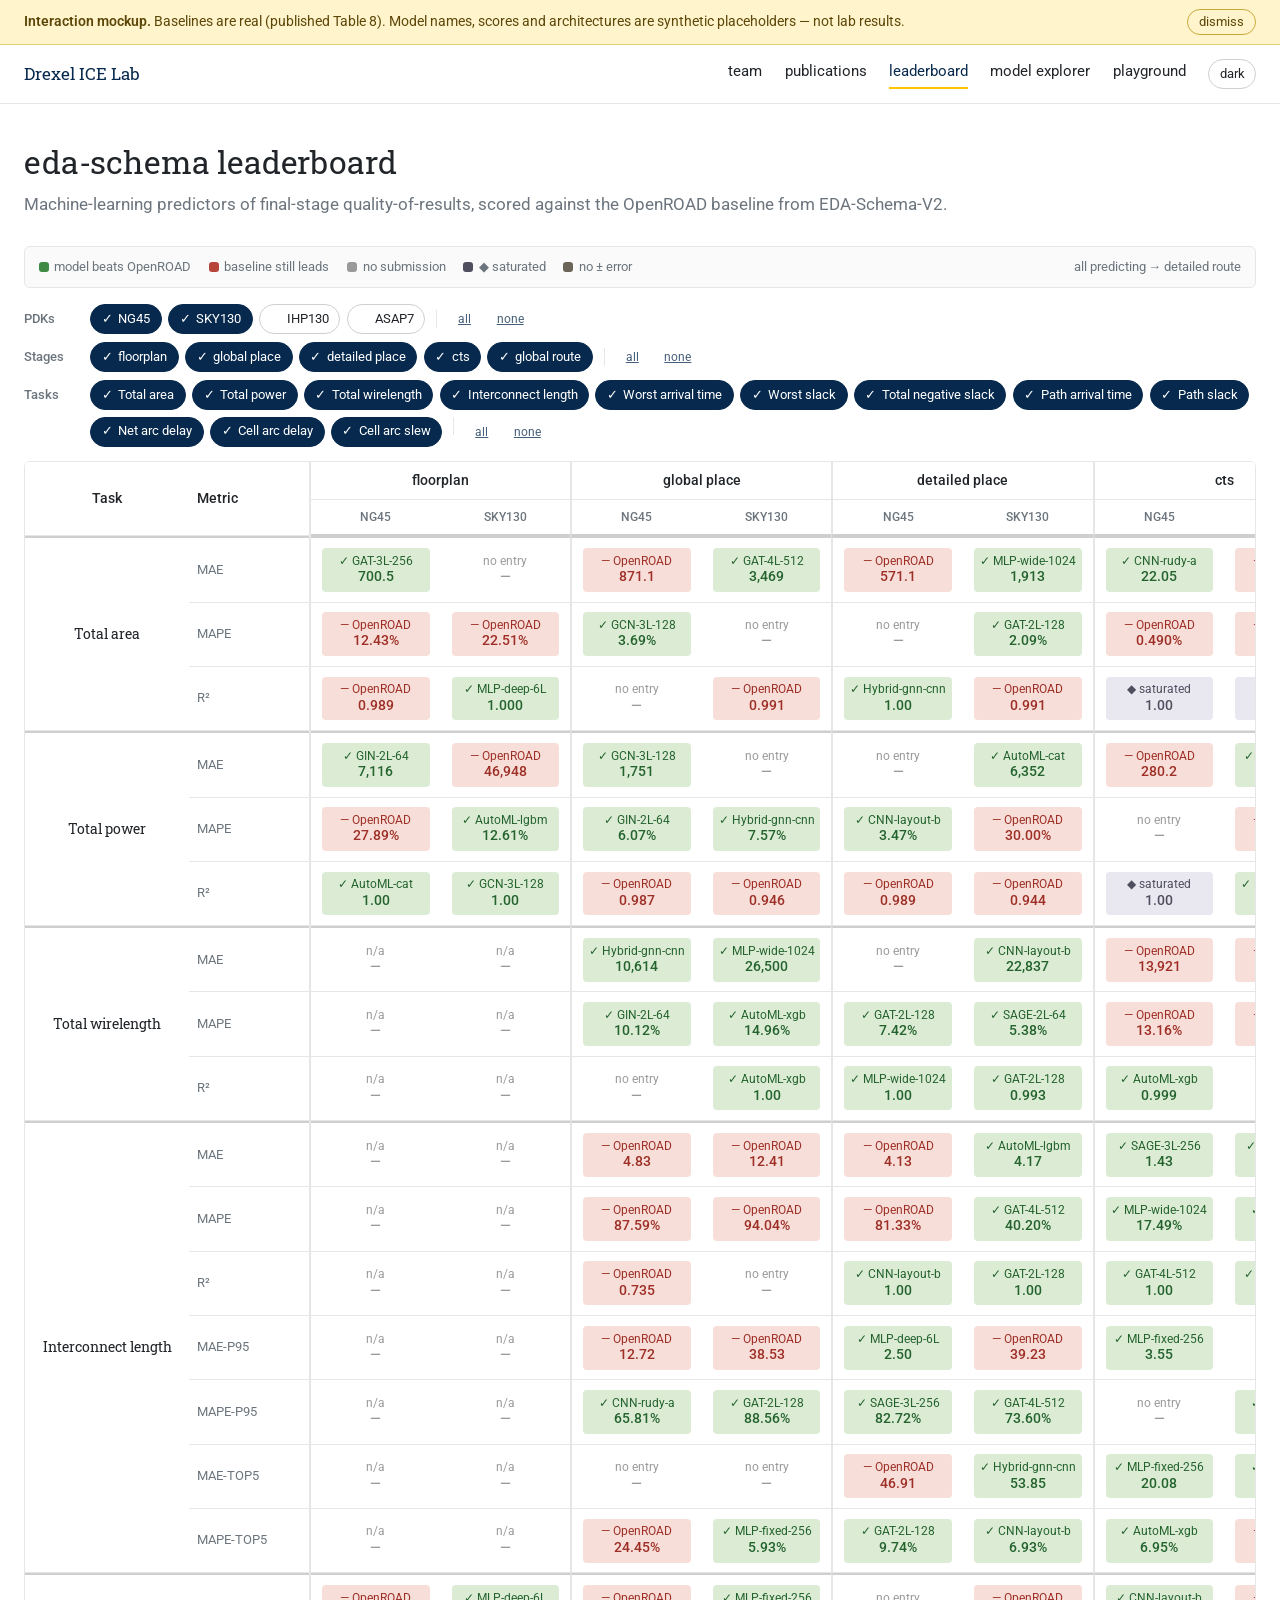
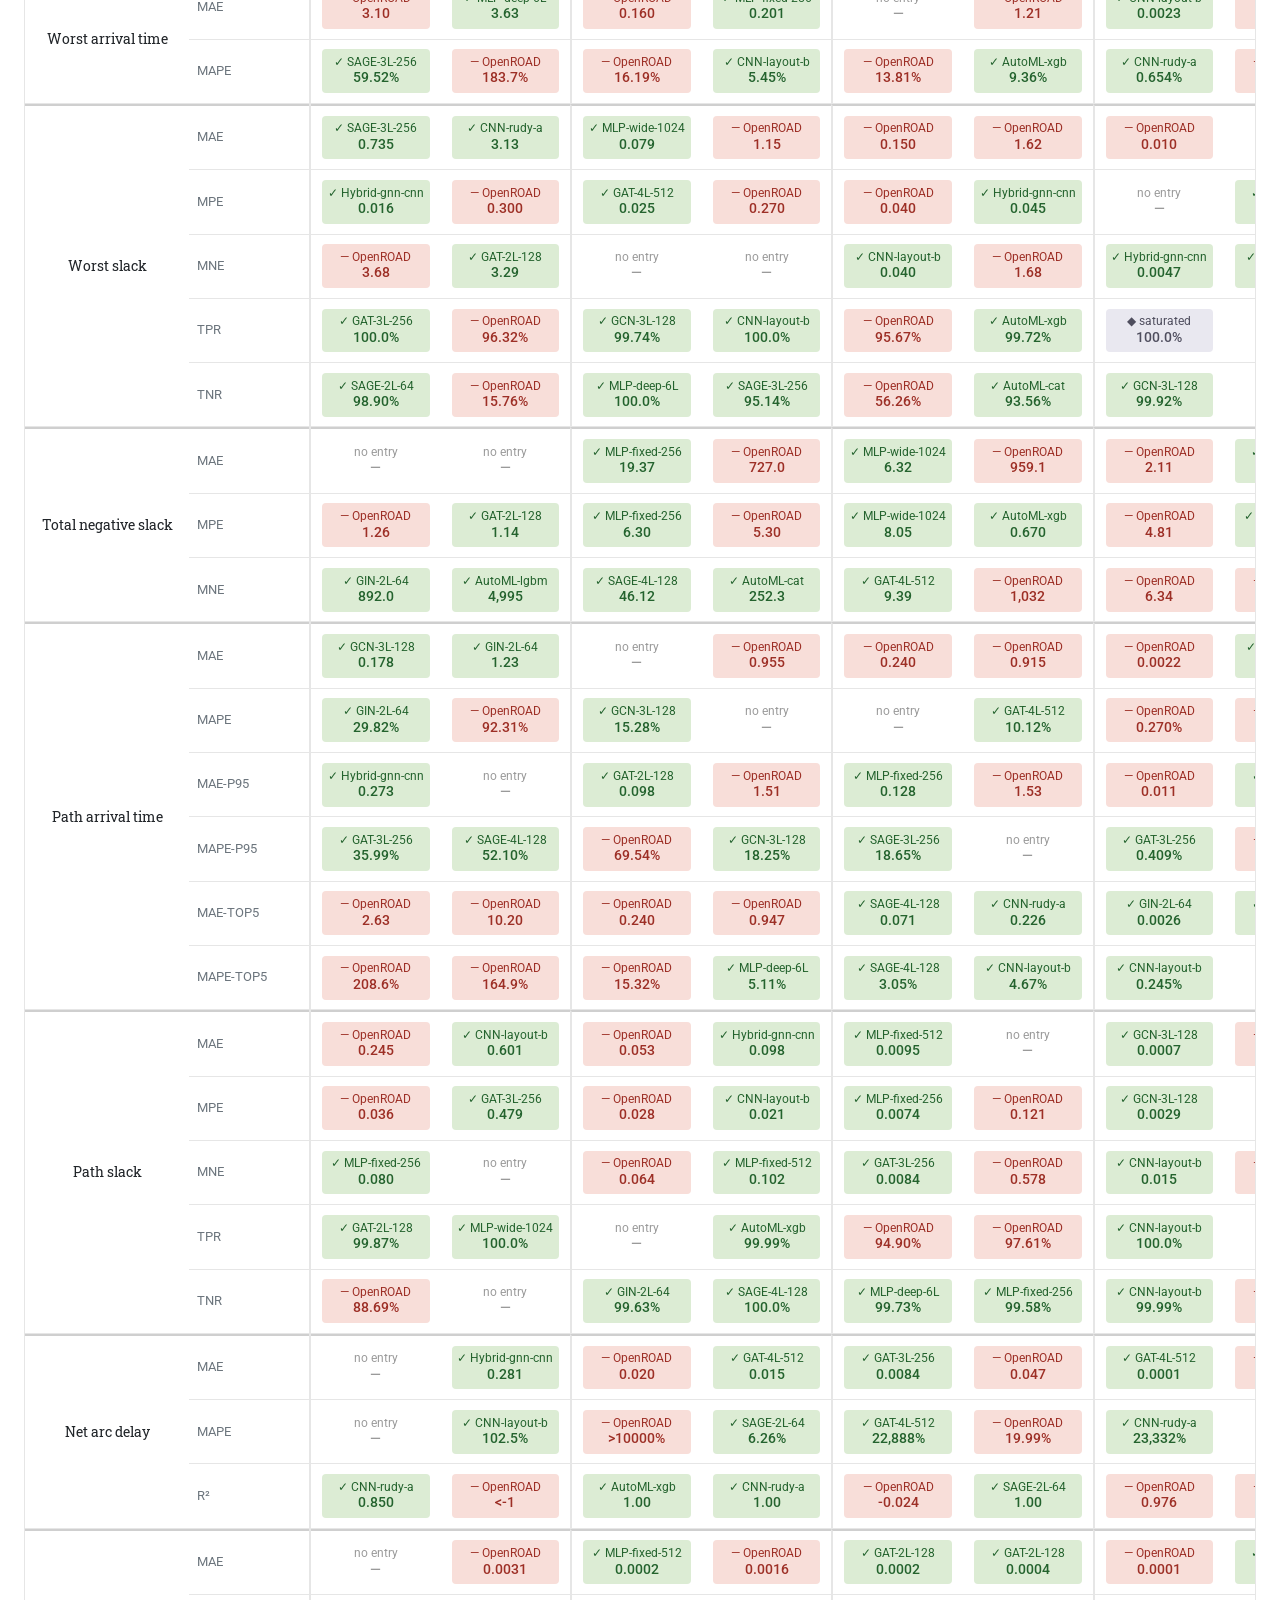
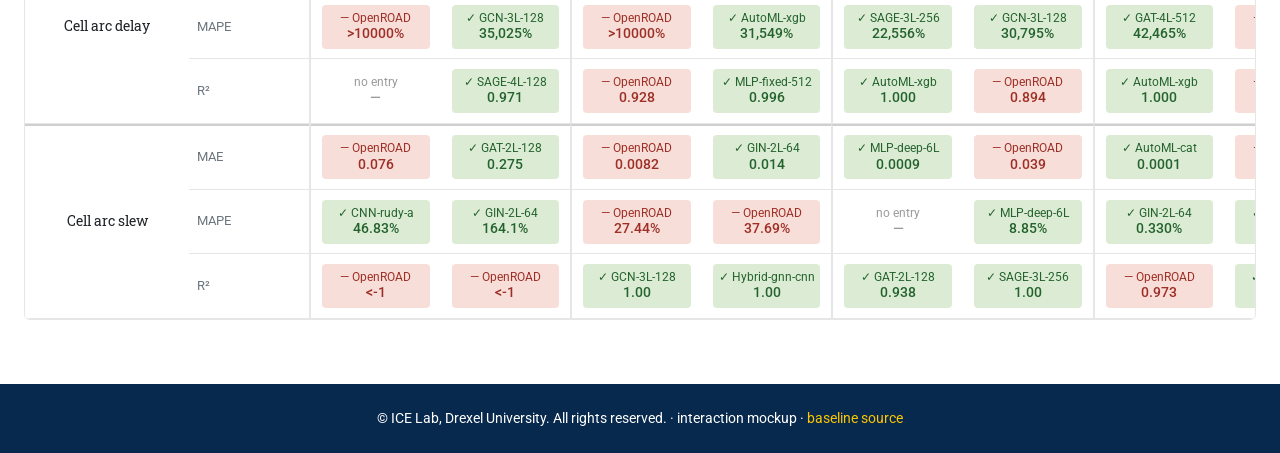
<file: index.html>
<!DOCTYPE html>
<html lang="en" data-theme="light">
<head>
<meta charset="utf-8">
<meta name="viewport" content="width=device-width,initial-scale=1">
<meta name="description" content="Benchmark leaderboard for ML predictors of final-stage QoR, scored against OpenROAD baselines from EDA-Schema-V2. Drexel ICE Lab.">
<meta name="robots" content="noindex">
<meta property="og:type" content="website">
<meta property="og:title" content="EDA-Schema Leaderboard — Drexel ICE Lab">
<meta property="og:description" content="12 prediction tasks across 4 PDKs and 5 design stages. Real OpenROAD baselines; model results are synthetic placeholders.">
<meta property="og:site_name" content="Drexel ICE Lab">
<meta name="twitter:card" content="summary_large_image">
<meta name="twitter:title" content="EDA-Schema Leaderboard — Drexel ICE Lab">
<meta name="twitter:description" content="Interaction mockup. Real baselines, synthetic model results.">
<link rel="icon" href="data:image/svg+xml,<svg xmlns='http://www.w3.org/2000/svg' viewBox='0 0 32 32'><rect width='32' height='32' rx='6' fill='%2307294D'/><text x='16' y='23' font-family='Georgia,serif' font-size='18' fill='%23FFC600' text-anchor='middle'>E</text></svg>">
<link rel="preconnect" href="https://fonts.googleapis.com">
<link rel="preconnect" href="https://fonts.gstatic.com" crossorigin>
<link rel="stylesheet" href="https://fonts.googleapis.com/css?family=Roboto:300,400,500,700|Roboto+Slab:100,300,400,500,700|Material+Icons&display=swap">
<title>EDA-Schema Leaderboard | Drexel ICE Lab</title>
<style>
/* ===================================================================
   Canonical design tokens — identical across index, explorer and
   playground. Two semantic palettes that must never collide:
   model families (saturated) and schema entities (muted).
   =================================================================== */
:root{
  /* radius scale */
  --r-xs:3px; --r-sm:4px; --r-md:6px; --r-lg:8px; --r-pill:999px;

  /* signed data, used by every chart */
  --pos:#3b6fb0; --neg:#c06a2e; --dead:#b8b5ae;

  /* model families — saturated */
  --fam-gnn:#2f6bb5; --fam-cnn:#c25f22; --fam-mlp:#2f8f6b;
  --fam-automl:#7a4bb8; --fam-hybrid:#a8762c;

  /* schema entities — muted, deliberately distinct from the families */
  --ent-netlist:#7d97cc; --ent-cell:#cf9b7e; --ent-power:#7cc9a8;
  --ent-timing:#b58ad1; --ent-net:#6fb3b3; --ent-clock:#c4a463;
  --ent-routing:#b07f96;
}
html[data-theme="dark"]{
  --pos:#6da3d8; --neg:#dd9558; --dead:#55524c;
  --fam-gnn:#6ba3de; --fam-cnn:#e08a4e; --fam-mlp:#5cbd94;
  --fam-automl:#a882dd; --fam-hybrid:#d0a45c;
  --ent-netlist:#93a9d6; --ent-cell:#d9ab92; --ent-power:#93d4ba;
  --ent-timing:#c4a1dc; --ent-net:#87c4c4; --ent-clock:#d1b57e;
  --ent-routing:#c295a8;
}

/* ==========================================================================
   EDA-Schema Leaderboard — Drexel ICE Lab theme
   Mirrors drexel-ice.github.io (al-folio Jekyll theme) so the leaderboard
   reads as part of the lab site rather than a bolt-on.

   Token names follow al-folio's --global-* convention exactly, so this file
   can be swapped for the lab's own _themes.scss output without renaming.
   Drop into static/css/ and link before the component styles.
   ========================================================================== */

/* --- Typography -----------------------------------------------------------
   al-folio loads Roboto + Roboto Slab from Google Fonts. Add this to <head>:

   <link rel="preconnect" href="https://fonts.googleapis.com">
   <link rel="preconnect" href="https://fonts.gstatic.com" crossorigin>
   <link rel="stylesheet" href="https://fonts.googleapis.com/css?family=Roboto:300,400,500,700|Roboto+Slab:100,300,400,500,700|Material+Icons&display=swap">
   (this is the exact font URL from the lab's _config.yml)

   The stacks below degrade cleanly if the fonts fail to load.
   -------------------------------------------------------------------------- */

:root {
  --global-font-sans:  "Roboto", -apple-system, BlinkMacSystemFont, "Segoe UI",
                       Oxygen, Ubuntu, Cantarell, "Helvetica Neue", sans-serif;
  --global-font-slab:  "Roboto Slab", Georgia, "Times New Roman", serif;
  --global-font-mono:  ui-monospace, SFMono-Regular, Menlo, Consolas, monospace;

  /* --- Drexel brand ---------------------------------------------------- */
  --global-theme-color:   #07294D;   /* Drexel navy  — links, nav, headers   */
  --global-accent-color:  #FFC600;   /* Drexel gold  — chrome accents ONLY,
                                        never data: 1.4:1 on white          */
  --global-hover-color:   #0E4276;   /* navy lightened for hover            */
  --global-hover-text-color: #ffffff;

  /* --- Surfaces and text ------------------------------------------------ */
  --global-bg-color:          #ffffff;
  --global-card-bg-color:     #fafafa;
  --global-code-bg-color:     #f5f5f5;
  --global-text-color:        #212529;
  --global-text-color-light:  #6c757d;
  --global-divider-color:     #e6e6e6;
  --global-divider-strong:    #cfcfcf;
  --global-highlight-color:   #FFC600;

  --global-footer-bg-color:   #07294D;
  --global-footer-text-color: #ffffff;
  --global-footer-link-color: #FFC600;

  /* --- Leaderboard data palette ----------------------------------------
     Deliberately NOT brand colors. Navy on navy kills a heatmap and gold on
     white fails contrast. Every pair below clears 4.5:1 on its own ground.  */
  --lb-win-bg:    #dcecd4;  --lb-win-fg:    #24632e;  --lb-win-solid:  #3f8a45;
  --lb-lose-bg:   #f8ded9;  --lb-lose-fg:   #9d2f26;  --lb-lose-solid: #b8453a;
  --lb-none-bg:   transparent; --lb-none-fg: #9a9a9a;
  --lb-sat-bg:    #e9e8f0;  --lb-sat-fg:    #4f4e5e;
  --lb-undef-bg:  #f2f0ec;  --lb-undef-fg:  #6b6558;  /* "no ± error" state */
  --lb-warn:      #a8701f;

  /* Architecture-diagram blocks */
  --lb-layer-in-bg:   #edebe6;  --lb-layer-in-br:   #cfcbc2;
  --lb-layer-op-bg:   #e4e2f7;  --lb-layer-op-br:   #b0a9e6;
  --lb-layer-pool-bg: #d8eae1;  --lb-layer-pool-br: #85c3a7;
  --lb-layer-out-bg:  #fadfd8;  --lb-layer-out-br:  #e09b8c;

  --global-radius: 6px;
  --global-shadow: 0 1px 3px rgba(0, 0, 0, .06);
}

/* --- Dark mode -------------------------------------------------------------
   al-folio ships a theme toggle writing [data-theme="dark"] on <html>.
   Matching it means the leaderboard follows the lab site's switch for free.  */
html[data-theme="dark"] {
  --global-bg-color:          #1c1c1d;
  --global-card-bg-color:     #212122;
  --global-code-bg-color:     #212122;
  --global-text-color:        #e8e8e8;
  --global-text-color-light:  #a0a0a0;
  --global-divider-color:     #3a3a3c;
  --global-divider-strong:    #4a4a4c;
  --global-theme-color:       #4d8fd1;   /* navy is unreadable on dark      */
  --global-hover-color:       #6ba6e0;

  /* Architecture blocks must darken too, or the label text is invisible */
  --lb-layer-in-bg:   #33333a;  --lb-layer-in-br:   #55555f;
  --lb-layer-op-bg:   #2f2b4d;  --lb-layer-op-br:   #5b52a0;
  --lb-layer-pool-bg: #1f3a30;  --lb-layer-pool-br: #3f7a62;
  --lb-layer-out-bg:  #402420;  --lb-layer-out-br:  #8a4c3f;

  --lb-win-bg:   #1f3a24;  --lb-win-fg:   #8ed69a;
  --lb-lose-bg:  #3d211e;  --lb-lose-fg:  #e8938a;
  --lb-sat-bg:   #2a2a33;  --lb-sat-fg:   #a8a6b8;
  --lb-undef-bg: #2e2c28;  --lb-undef-fg: #b0a894;
}

/* --- Base ---------------------------------------------------------------- */

body {
  margin: 0;
  background: var(--global-bg-color);
  color: var(--global-text-color);
  font-family: var(--global-font-sans);
  font-size: 15px;
  line-height: 1.6;
  -webkit-font-smoothing: antialiased;
}

/* al-folio sets headings in the slab face — this is the single strongest
   visual cue that a page belongs to the lab site. */
h1, h2, h3, h4, h5, h6 {
  font-family: var(--global-font-slab);
  font-weight: 400;
  color: var(--global-text-color);
  letter-spacing: -.005em;
  margin: 0 0 .5rem;
}
h1 { font-size: 2rem; }
h2 { font-size: 1.5rem; }
h3 { font-size: 1.2rem; }

/* al-folio lowercases page titles and nav labels. Keep it — it is a
   recognizable signature of the lab site. */
.page-title, .nav-link { text-transform: lowercase; }

a {
  color: var(--global-theme-color);
  text-decoration: none;
  transition: color .15s ease;
}
a:hover { color: var(--global-hover-color); text-decoration: underline; }

code, pre, .mono { font-family: var(--global-font-mono); font-size: .9em; }
code  { background: var(--global-code-bg-color); padding: .12em .4em;
        border-radius:var(--r-xs); }
pre   { background: var(--global-code-bg-color); padding: 1rem;
        border-radius: var(--global-radius); overflow-x: auto; }

.num { font-variant-numeric: tabular-nums; }

/* --- Navbar ---------------------------------------------------------------
   al-folio: white ground, logo left, lowercase links right, thin bottom rule.
   The leaderboard keeps that rather than a navy bar, so the two sites feel
   continuous. Navy is reserved for links, active state, and the footer.      */

.navbar {
  display: flex; align-items: center; gap: 1.5rem;
  padding: .9rem 1.5rem;
  background: var(--global-bg-color);
  border-bottom: 1px solid var(--global-divider-color);
  position: sticky; top: 0; z-index: 100;
}
.navbar .brand { display: flex; align-items: center; gap: .7rem; }
.navbar .brand img { height: 34px; width: auto; }
.navbar .brand .title {
  font-family: var(--global-font-slab);
  font-size: 1.05rem; color: var(--global-theme-color);
}
.navbar nav { margin-left: auto; display: flex; gap: 1.4rem; }
.navbar nav a {
  font-size: .95rem; color: var(--global-text-color);
  text-transform: lowercase; padding-bottom: 2px;
  border-bottom: 2px solid transparent;
}
.navbar nav a:hover { color: var(--global-theme-color); text-decoration: none; }
.navbar nav a[aria-current="page"] {
  color: var(--global-theme-color);
  border-bottom-color: var(--global-accent-color);  /* gold underline */
}

/* --- Layout -------------------------------------------------------------- */

/* al-folio sets max_width: 930px in _config.yml. Prose keeps that; the data grid
   needs more room, so .container--wide is the one documented deviation. */
.container { max-width: 930px; margin: 0 auto; padding: 2rem 1.5rem 4rem; }
.container--wide { max-width: 1440px; }

.page-header { margin-bottom: 1.75rem; }
.page-header h1 { margin-bottom: .25rem; }
.page-header .lead {
  font-size: 1.05rem; color: var(--global-text-color-light); margin: 0;
}

/* --- Tables ---------------------------------------------------------------
   al-folio uses Bootstrap-ish tables: light header rule, row dividers,
   no vertical borders, subtle row hover.                                     */

.table { width: 100%; border-collapse: collapse; }
.table th {
  font-family: var(--global-font-sans);
  font-size: .9rem; font-weight: 500;
  color: var(--global-text-color-light);
  text-align: left; padding: .6rem .7rem;
  border-bottom: 2px solid var(--global-divider-strong);
}
.table td {
  padding: .7rem; border-bottom: 1px solid var(--global-divider-color);
}
.table tbody tr:hover td { background: var(--global-card-bg-color); }
.table .r { text-align: right; }
.table .c { text-align: center; }

/* --- Cards and pills ----------------------------------------------------- */

.card {
  background: var(--global-card-bg-color);
  border: 1px solid var(--global-divider-color);
  border-radius: var(--global-radius);
  padding: 1rem 1.2rem;
}

.pill {
  font: inherit; font-size: .92rem;
  padding: .4rem .9rem;
  border: 1px solid transparent; border-radius:var(--r-pill);
  background: none; color: var(--global-text-color);
  cursor: pointer; transition: background .15s ease;
}
.pill:hover { background: var(--global-card-bg-color); }
.pill[aria-pressed="true"] {
  background: var(--global-theme-color);
  color: #fff; border-color: var(--global-theme-color);
}

.badge {
  font-size: .78rem; padding: .15rem .6rem; border-radius:var(--r-pill);
  background: var(--global-card-bg-color);
  border: 1px solid var(--global-divider-color);
  color: var(--global-text-color-light);
}
.badge--verified { background: var(--lb-win-bg); color: var(--lb-win-fg);
                   border-color: transparent; }
.badge--flagged  { color: var(--lb-warn); border-color: var(--lb-warn); }

/* --- Leaderboard cells --------------------------------------------------- */

.cell {
  border-radius: var(--global-radius);
  padding: .6rem .5rem; margin: .25rem;
  text-align: center; cursor: pointer;
  border: 1px solid transparent;
  transition: box-shadow .12s ease;
}
.cell:hover { box-shadow: 0 0 0 2px rgba(7, 41, 77, .28); }
.cell .who { font-size: .85rem; line-height: 1.3; }
.cell .val { font-size: 1rem; font-weight: 500; margin-top: 1px; }

.cell--win   { background: var(--lb-win-bg);   color: var(--lb-win-fg); }
.cell--lose  { background: var(--lb-lose-bg);  color: var(--lb-lose-fg); }
.cell--sat   { background: var(--lb-sat-bg);   color: var(--lb-sat-fg); }
.cell--undef { background: var(--lb-undef-bg); color: var(--lb-undef-fg); }
.cell--none  { background: var(--lb-none-bg);  color: var(--lb-none-fg);
               cursor: default; }
.cell--none:hover { box-shadow: none; }

.row--void {
  background: var(--global-card-bg-color);
  color: var(--global-text-color-light);
  text-align: center; font-size: .9rem; padding: .9rem;
}

/* --- Focus and motion ---------------------------------------------------- */

:focus-visible {
  outline: 2px solid var(--global-accent-color);
  outline-offset: 2px;
}
@media (prefers-reduced-motion: reduce) {
  * { transition: none !important; animation: none !important; }
}

/* --- Footer ---------------------------------------------------------------
   al-folio's footer is a full-width bar with centered muted text. Ours is
   navy with gold links, which is where the brand pair actually works.        */

.footer {
  background: var(--global-footer-bg-color);
  color: var(--global-footer-text-color);
  text-align: center; padding: 1.5rem; font-size: .85rem;
}
.footer a { color: var(--global-footer-link-color); }

/* --- Responsive ---------------------------------------------------------- */

@media (max-width: 900px) {
  .matrix-scroll { overflow-x: auto; -webkit-overflow-scrolling: touch; }
  .matrix-scroll .table th:first-child,
  .matrix-scroll .table td:first-child {
    position: sticky; left: 0; background: var(--global-bg-color);
    z-index: 2;
  }
  .navbar nav { gap: .9rem; font-size: .9rem; }
}

/* ===== mockup banner ===== */
.mockbar{background:#FFF4CC;border-bottom:1px solid #E8CE72;color:#5c4708;padding:.55rem 1.5rem;
  font-size:.85rem;display:flex;align-items:center;gap:.6rem;flex-wrap:wrap}
.mockbar b{font-weight:600}
.mockbar button{margin-left:auto;font:inherit;font-size:.8rem;background:none;border:1px solid #C9A93C;
  color:#5c4708;border-radius:var(--r-pill);padding:.12rem .7rem;cursor:pointer}
html[data-theme="dark"] .mockbar{background:#3a2f0d;border-bottom-color:#6b5a1e;color:#e8d79a}

/* ===== controls ===== */
.ctrls{display:flex;flex-direction:column;gap:.5rem;margin-bottom:.9rem}
.ctrlrow .mini{font:inherit;font-size:.78rem;padding:.22rem .6rem;border:none;background:none;
  color:var(--global-theme-color);cursor:pointer;text-decoration:underline;opacity:.75}
.ctrlrow .mini:hover{opacity:1}
.ctrlrow .sep{width:1px;height:18px;background:var(--global-divider-color);margin:0 .3rem}
.ctrlrow{display:flex;align-items:center;gap:.4rem;flex-wrap:wrap}
.ctrlrow .lbl{font-size:.82rem;color:var(--global-text-color-light);min-width:60px;
  font-weight:500}
.chk.sm{font-size:.8rem;padding:.24rem .65rem}
.chk{font:inherit;font-size:.86rem;padding:.3rem .8rem;border:1px solid var(--global-divider-strong);
  border-radius:var(--r-pill);background:var(--global-bg-color);color:var(--global-text-color);cursor:pointer;
  display:inline-flex;align-items:center;gap:.35rem;transition:background .15s,border-color .15s,color .15s}
.chk:hover{border-color:var(--global-theme-color)}
.chk[aria-pressed="true"]{background:var(--global-theme-color);color:#fff;border-color:var(--global-theme-color)}
.chk .tick{opacity:0;transition:opacity .15s}
.chk[aria-pressed="true"] .tick{opacity:1}
.meta{font-size:.85rem;color:var(--global-text-color-light);margin:0 0 1rem}

/* ===== matrix ===== */
.mwrap{overflow-x:auto;overflow-y:visible;border:1px solid var(--global-divider-color);
  border-radius:var(--global-radius);background:var(--global-bg-color)}
table.mx{border-collapse:separate;border-spacing:0;width:max-content;min-width:100%}
table.mx th,table.mx td{padding:0;margin:0}
table.mx thead th{background:var(--global-bg-color);
  font-family:var(--global-font-sans);font-weight:500;font-size:.82rem;
  color:var(--global-text-color-light);padding:.45rem .5rem;text-align:center;white-space:nowrap;
  border-bottom:1px solid var(--global-divider-color)}
table.mx thead tr.g1 th{font-size:.9rem;color:var(--global-text-color);
  border-bottom:1px solid var(--global-divider-color)}
table.mx thead tr.g2 th{border-bottom:2px solid var(--global-divider-strong);font-size:.76rem}
th.stg{border-left:2px solid var(--global-divider-color)}
td.stg{border-left:2px solid var(--global-divider-color)}
/* Pinned label columns. Metric pins at exactly Task's rendered width, so both
   widths live here and the offset is derived, never restated as a literal.
   border-box makes the declared width inclusive of padding; without it the
   cells render 16px wider than declared and Metric slides under Task on scroll. */
table.mx{--sk1-w:164px;--sk2-w:120px}
th.sk1,td.sk1{position:sticky;left:0;z-index:6;background:var(--global-bg-color);
  width:var(--sk1-w);min-width:var(--sk1-w);max-width:var(--sk1-w);
  box-sizing:border-box;text-align:center}
th.sk2,td.sk2{position:sticky;left:var(--sk1-w);z-index:6;background:var(--global-bg-color);
  width:var(--sk2-w);min-width:var(--sk2-w);max-width:var(--sk2-w);
  box-sizing:border-box;text-align:left;
  box-shadow:2px 0 0 var(--global-divider-color)}
/* table.mx th,table.mx td sets padding:0 and outranks the rules above, so the
   pinned columns need their horizontal padding at matching specificity or the
   header indents 8px further than its own values. */
table.mx th.sk1,table.mx td.sk1,
table.mx th.sk2,table.mx td.sk2{padding-left:.5rem;padding-right:.5rem}
table.mx thead th.sk1,table.mx thead th.sk2{z-index:8}
/* Task is a centred group label; Metric is a per-row label, so its header
   sits left over its values. Needs to outrank thead th's text-align:center. */
table.mx thead th.sk2{text-align:left}
table.mx tbody td{border-bottom:1px solid var(--global-divider-color);vertical-align:middle;height:46px}
td.sk1{font-size:.88rem;font-family:var(--global-font-slab)}
td.sk2{font-size:.8rem;color:var(--global-text-color-light);font-variant-numeric:tabular-nums}
tr.grpstart td{border-top:2px solid var(--global-divider-strong)}
tr.hl td.sk1,tr.hl td.sk2,td.sk1.hl{background:var(--global-card-bg-color)}
td.colhl{background:rgba(7,41,77,.045)}
html[data-theme="dark"] td.colhl{background:rgba(255,255,255,.05)}

.c{margin:3px;border-radius:var(--r-sm);padding:.3rem .3rem;text-align:center;cursor:pointer;
  min-width:88px;border:1px solid transparent;transition:box-shadow .12s,transform .12s;
  opacity:0;transform:translateY(4px);animation:cin .32s ease forwards}
@keyframes cin{to{opacity:1;transform:none}}
.c:hover{box-shadow:0 0 0 2px rgba(7,41,77,.3);transform:translateY(-1px)}
.c .w{font-size:.72rem;line-height:1.25;white-space:nowrap;overflow:hidden;text-overflow:ellipsis}
.c .v{font-size:.86rem;font-weight:500;font-variant-numeric:tabular-nums;line-height:1.3}
.c-win{background:var(--lb-win-bg);color:var(--lb-win-fg)}
.c-lose{background:var(--lb-lose-bg);color:var(--lb-lose-fg)}
.c-sat{background:var(--lb-sat-bg);color:var(--lb-sat-fg)}
.c-undef{background:var(--lb-undef-bg);color:var(--lb-undef-fg)}
.c-none{color:var(--lb-none-fg);cursor:default}
.c-none:hover{box-shadow:none;transform:none}
.c-void{color:var(--lb-none-fg);cursor:default;opacity:.55}
.c-void:hover{box-shadow:none;transform:none}
.legend{display:flex;gap:1.1rem;flex-wrap:wrap;font-size:.8rem;
  color:var(--global-text-color-light);align-items:center;padding:.6rem .85rem;
  background:var(--global-card-bg-color);border:1px solid var(--global-divider-color);
  border-radius:var(--global-radius);margin:0 0 1rem}
.legend span{display:flex;align-items:center;gap:.35rem}
.sq{width:10px;height:10px;border-radius:var(--r-xs);display:inline-block}

/* tooltip */
#tip{position:fixed;z-index:200;pointer-events:none;background:var(--global-text-color);
  color:var(--global-bg-color);font-size:.76rem;line-height:1.5;padding:.45rem .65rem;
  border-radius:var(--r-sm);opacity:0;transition:opacity .12s;max-width:260px;box-shadow:0 3px 12px rgba(0,0,0,.2)}
#tip.on{opacity:1}
#tip b{font-weight:600}

/* ===== ranking grid (div-based so FLIP transforms are reliable) ===== */
.rk{border:1px solid var(--global-divider-color);border-radius:var(--global-radius);overflow-x:auto}
.rkin{min-width:max-content}
.rkhead,.rkrow{display:grid;align-items:center}
.rkhead{position:sticky;top:0;z-index:3;background:var(--global-bg-color);
  border-bottom:2px solid var(--global-divider-strong)}
.rkhead>div{padding:.5rem .55rem;font-size:.8rem;font-weight:500;color:var(--global-text-color-light);
  white-space:nowrap;cursor:pointer;user-select:none;transition:color .15s}
.rkhead>div:hover{color:var(--global-theme-color)}
.rkhead>div.act{color:var(--global-theme-color);font-weight:600}
.rkhead>div.act::after{content:"\25be";margin-left:.25rem;font-size:.7rem;display:inline-block}
.rkhead>div.act.up::after{transform:rotate(180deg)}
.rkrow{border-bottom:1px solid var(--global-divider-color);will-change:transform}
.rkrow>div{padding:.55rem;font-size:.86rem;white-space:nowrap}
.rkrow:hover{background:var(--global-card-bg-color)}
.rkrow.base{background:var(--global-card-bg-color);border-bottom:2px solid var(--global-theme-color);
  font-weight:500}
.rkrow.lead{background:var(--lb-win-bg)}
.rkrow.lead:hover{background:#d2e5c8}
html[data-theme="dark"] .rkrow.lead:hover{background:#254529}
.mcell{display:flex;align-items:baseline;justify-content:flex-end;gap:.3rem;
  font-variant-numeric:tabular-nums}
.mcell .rkb{font-size:.68rem;padding:0 .28rem;border-radius:var(--r-xs);background:var(--global-divider-color);
  color:var(--global-text-color-light);min-width:17px;text-align:center}
.mcell.r1 .rkb{background:var(--lb-win-fg);color:#fff}
.mcell.colact{background:rgba(7,41,77,.055);border-radius:var(--r-sm)}
html[data-theme="dark"] .mcell.colact{background:rgba(255,255,255,.06)}
.mono{font-variant-numeric:tabular-nums}
.fam{color:var(--global-text-color-light);font-size:.8rem}

/* ===== charts ===== */
.grid2{display:grid;grid-template-columns:repeat(auto-fit,minmax(380px,1fr));gap:1.6rem;margin-top:1.6rem}
.chart{border:1px solid var(--global-divider-color);border-radius:var(--global-radius);padding:1rem 1.1rem}
.chart h3{font-size:.98rem;margin:0 0 .15rem}
.chart p{font-size:.78rem;color:var(--global-text-color-light);margin:0 0 .7rem}
.clg{display:flex;gap:1rem;font-size:.76rem;color:var(--global-text-color-light);margin-top:.5rem}
.dot{width:9px;height:9px;border-radius:var(--r-pill);display:inline-block;margin-right:.3rem}
.pt{opacity:0}
.anim .pt{animation:ptin .4s ease forwards}
@keyframes ptin{from{opacity:0;transform:scale(.3)}to{opacity:.62;transform:scale(1)}}
.br{transform:scaleY(0);transform-origin:bottom}
.anim .br{animation:brin .55s cubic-bezier(.22,.61,.36,1) forwards}
@keyframes brin{to{transform:scaleY(1)}}
.ln{stroke-dasharray:var(--len);stroke-dashoffset:var(--len)}
.anim .ln{animation:draw 1.1s cubic-bezier(.4,0,.2,1) forwards}
@keyframes draw{to{stroke-dashoffset:0}}
.gl{opacity:0}
.anim .gl{animation:glin .5s ease .35s forwards}
@keyframes glin{to{opacity:1}}
.bar-hit{cursor:pointer}

/* ===== misc ===== */
.crumb{font-size:.85rem;color:var(--global-text-color-light);margin-bottom:.9rem}
.crumb a{cursor:pointer}
.baserow{display:flex;justify-content:space-between;align-items:center;gap:1.2rem;padding:.85rem 1.1rem;
  background:var(--global-card-bg-color);border-left:3px solid var(--global-theme-color);
  border-radius:var(--global-radius);margin-bottom:1rem}
.baserow .bv{font-size:1.5rem;font-family:var(--global-font-slab);font-variant-numeric:tabular-nums}
.tog{display:inline-flex;border:1px solid var(--global-divider-strong);border-radius:var(--r-pill);overflow:hidden}
.tog button{font:inherit;font-size:.8rem;padding:.28rem .8rem;background:none;border:none;cursor:pointer;
  color:var(--global-text-color);transition:background .15s}
.tog button[aria-pressed="true"]{background:var(--global-theme-color);color:#fff}
.kpis{display:grid;grid-template-columns:repeat(auto-fit,minmax(140px,1fr));gap:1.3rem;margin:1.4rem 0}
.kpi .k{font-size:.8rem;color:var(--global-text-color-light)}
.kpi .v{font-size:1.3rem;font-family:var(--global-font-slab);font-variant-numeric:tabular-nums}
.sec{border-top:1px solid var(--global-divider-color);padding-top:1.1rem;margin-top:1.5rem}
.feats{display:flex;gap:.9rem;flex-wrap:wrap;font-family:var(--global-font-mono);font-size:.8rem}
.btns{display:flex;gap:.5rem;flex-wrap:wrap}
.btn{font:inherit;font-size:.88rem;padding:.4rem .85rem;border:1px solid var(--global-divider-strong);
  border-radius:var(--global-radius);background:var(--global-bg-color);cursor:pointer;
  color:var(--global-text-color);transition:border-color .15s,color .15s}
.btn:hover{border-color:var(--global-theme-color);color:var(--global-theme-color)}
.hidden{display:none}
.themebtn{font:inherit;font-size:.82rem;padding:.2rem .65rem;border:1px solid var(--global-divider-strong);
  border-radius:var(--r-pill);background:none;cursor:pointer;color:var(--global-text-color)}
@media (prefers-reduced-motion:reduce){
  .c,.pt,.br,.ln,.gl{animation:none!important;opacity:1!important;transform:none!important;
    stroke-dashoffset:0!important}
  .rkrow{transition:none!important}
}

/* al-folio: enable_progressbar + back_to_top, both true in _config.yml */
#prog{position:fixed;top:0;left:0;height:2px;background:var(--global-theme-color);
  z-index:300;width:0;transition:width .08s linear}
#top{position:fixed;right:1.2rem;bottom:1.2rem;z-index:120;width:38px;height:38px;
  border-radius:50%;border:none;cursor:pointer;background:rgba(0,0,0,.4);color:#fff;
  font-size:1rem;opacity:0;pointer-events:none;transition:opacity .2s}
#top.on{opacity:1;pointer-events:auto}
html[data-theme="dark"] #top{background:rgba(255,255,255,.25)}
.navbar{position:sticky;top:0}

/* ==================== HF-style leaderboard controls ==================== */
.tabs{display:flex;gap:.15rem;border-bottom:1px solid var(--global-divider-color);margin-bottom:1.2rem}
.tab{font:inherit;font-size:.92rem;padding:.55rem 1rem;background:none;border:none;cursor:pointer;
  color:var(--global-text-color-light);border-bottom:2px solid transparent;margin-bottom:-1px;
  transition:color .15s,border-color .15s;display:flex;align-items:center;gap:.4rem}
.tab:hover{color:var(--global-text-color)}
.tab[aria-selected="true"]{color:var(--global-theme-color);border-bottom-color:var(--global-theme-color);
  font-weight:500}

.toolbar{display:flex;flex-direction:column;gap:.7rem;margin-bottom:1rem}
.srchwrap{position:relative;flex:1;min-width:220px}
.srch{width:100%;font:inherit;font-size:.9rem;padding:.5rem .8rem .5rem 2rem;
  border:1px solid var(--global-divider-strong);border-radius:var(--global-radius);
  background:var(--global-bg-color);color:var(--global-text-color)}
.srch:focus{outline:none;border-color:var(--global-theme-color)}
.srchico{position:absolute;left:.65rem;top:50%;transform:translateY(-50%);
  color:var(--global-text-color-light);font-size:.85rem;pointer-events:none}
.srchhint{font-size:.72rem;color:var(--global-text-color-light);margin-top:.25rem}

.qfrow{display:flex;gap:.45rem;flex-wrap:wrap;align-items:center}
.qf{font:inherit;font-size:.8rem;padding:.3rem .7rem;border:1px solid var(--global-divider-strong);
  border-radius:var(--r-pill);background:var(--global-bg-color);color:var(--global-text-color-light);
  cursor:pointer;display:inline-flex;align-items:center;gap:.3rem;transition:.15s}
.qf:hover{border-color:var(--global-theme-color);color:var(--global-text-color)}
.qf[aria-pressed="true"]{background:var(--global-theme-color);color:#fff;
  border-color:var(--global-theme-color)}
.qf .ct{font-size:.7rem;opacity:.75}

.tbrow{display:flex;gap:.6rem;align-items:flex-start;flex-wrap:wrap}
.drop{position:relative}
.dropbtn{font:inherit;font-size:.82rem;padding:.45rem .8rem;border:1px solid var(--global-divider-strong);
  border-radius:var(--global-radius);background:var(--global-bg-color);color:var(--global-text-color);
  cursor:pointer;display:flex;align-items:center;gap:.4rem;white-space:nowrap}
.dropbtn:hover{border-color:var(--global-theme-color)}
.dropbtn .badge2{background:var(--global-theme-color);color:#fff;border-radius:var(--r-pill);
  font-size:.68rem;padding:0 .35rem;min-width:16px;text-align:center}
.dropmenu{position:absolute;top:calc(100% + 4px);left:0;z-index:60;min-width:240px;max-height:340px;
  overflow-y:auto;background:var(--global-bg-color);border:1px solid var(--global-divider-strong);
  border-radius:var(--global-radius);box-shadow:0 6px 20px rgba(0,0,0,.13);padding:.5rem;display:none}
.dropmenu.on{display:block}
.dropmenu h4{font-family:var(--global-font-sans);font-size:.72rem;font-weight:600;
  text-transform:uppercase;letter-spacing:.04em;color:var(--global-text-color-light);
  margin:.5rem .4rem .3rem}
.dropmenu h4:first-child{margin-top:.1rem}
.opt{display:flex;align-items:center;gap:.5rem;padding:.32rem .4rem;border-radius:var(--r-sm);
  font-size:.84rem;cursor:pointer}
.opt:hover{background:var(--global-card-bg-color)}
.opt input{cursor:pointer;accent-color:var(--global-theme-color)}
.opt .cnt{margin-left:auto;font-size:.72rem;color:var(--global-text-color-light)}
.rangewrap{padding:.4rem}
.rangewrap input[type=range]{width:100%;accent-color:var(--global-theme-color)}
.rangelbl{display:flex;justify-content:space-between;font-size:.75rem;
  color:var(--global-text-color-light);margin-bottom:.2rem}

.results{display:flex;align-items:center;gap:.7rem;flex-wrap:wrap;font-size:.82rem;
  color:var(--global-text-color-light);margin-bottom:.6rem}
.results .clr{font:inherit;font-size:.8rem;background:none;border:none;cursor:pointer;
  color:var(--global-theme-color);text-decoration:underline;padding:0}

/* score bars behind values */
.mcell{position:relative;overflow:hidden}
.sbar{position:absolute;left:0;top:50%;transform:translateY(-50%) scaleX(0);transform-origin:left;
  height:60%;border-radius:var(--r-xs);background:var(--lb-win-solid);opacity:.16;
  animation:sbin .5s cubic-bezier(.22,.61,.36,1) forwards;z-index:0}
@keyframes sbin{to{transform:translateY(-50%) scaleX(1)}}
.mcell>span{position:relative;z-index:1}
.mcell.below .sbar{background:var(--lb-lose-solid)}

/* pinning + expansion */
.pinbtn{font:inherit;background:none;border:none;cursor:pointer;color:var(--global-text-color-light);
  padding:0 .2rem;font-size:.85rem;opacity:.35;transition:opacity .15s,color .15s}
.rkrow:hover .pinbtn{opacity:.8}
.pinbtn.on{opacity:1;color:var(--global-theme-color)}
.rkrow.pinned{background:rgba(7,41,77,.045);box-shadow:inset 3px 0 0 var(--global-theme-color)}
html[data-theme="dark"] .rkrow.pinned{background:rgba(255,255,255,.05)}
.expbtn{font:inherit;background:none;border:none;cursor:pointer;
  color:var(--global-text-color-light);font-size:.7rem;padding:0 .3rem}
.detail{grid-column:1/-1;padding:.9rem 1.1rem;background:var(--global-card-bg-color);
  border-top:1px solid var(--global-divider-color);font-size:.84rem;
  display:grid;grid-template-columns:repeat(auto-fit,minmax(160px,1fr));gap:.9rem}
.detail .dl{font-size:.72rem;color:var(--global-text-color-light);text-transform:uppercase;
  letter-spacing:.03em}
.detail .dv{font-size:.9rem}
.medal{font-size:.9rem}

.pager{display:flex;align-items:center;gap:.5rem;justify-content:center;margin-top:1rem;
  font-size:.85rem;color:var(--global-text-color-light)}
.pager button{font:inherit;font-size:.85rem;padding:.3rem .7rem;border:1px solid var(--global-divider-strong);
  border-radius:var(--global-radius);background:var(--global-bg-color);cursor:pointer;
  color:var(--global-text-color)}
.pager button:disabled{opacity:.4;cursor:default}
.pager select{font:inherit;font-size:.82rem;padding:.25rem .4rem;border-radius:var(--r-sm);
  border:1px solid var(--global-divider-strong);background:var(--global-bg-color);
  color:var(--global-text-color)}

/* about page */
.about{max-width:760px}
.about h2{font-size:1.35rem;margin:2rem 0 .6rem}
.about h2:first-child{margin-top:0}
.about h3{font-size:1.05rem;margin:1.4rem 0 .4rem}
.about p{margin:0 0 .9rem;line-height:1.7}
.about ul{margin:0 0 .9rem;padding-left:1.2rem;line-height:1.7}
.about li{margin-bottom:.3rem}
.about table{width:100%;border-collapse:collapse;margin:0 0 1.2rem;font-size:.9rem}
.about th{text-align:left;font-weight:500;font-size:.82rem;color:var(--global-text-color-light);
  border-bottom:2px solid var(--global-divider-strong);padding:.45rem .6rem}
.about td{padding:.5rem .6rem;border-bottom:1px solid var(--global-divider-color);vertical-align:top}
.about code{font-size:.86em}
.callout{border-left:3px solid var(--global-theme-color);background:var(--global-card-bg-color);
  padding:.8rem 1rem;border-radius:0 var(--global-radius) var(--global-radius) 0;margin:0 0 1.2rem}
.callout p:last-child{margin:0}
.toc{background:var(--global-card-bg-color);border:1px solid var(--global-divider-color);
  border-radius:var(--global-radius);padding:.9rem 1.1rem;margin-bottom:1.6rem}
.toc a{display:block;padding:.15rem 0;font-size:.88rem}

/* ===== contextual About page ===== */
.ab{max-width:920px}
.abkick{font-size:.74rem;text-transform:uppercase;letter-spacing:.07em;
  color:var(--global-theme-color);font-weight:600;margin-bottom:.3rem}
.abtitle{font-family:var(--global-font-slab);font-weight:400;font-size:1.75rem;
  margin:0 0 .4rem;line-height:1.25}
.ablead{font-size:1.02rem;color:var(--global-text-color-light);margin:0 0 1.5rem;max-width:70ch}
.abgrid{display:grid;grid-template-columns:repeat(auto-fit,minmax(150px,1fr));gap:1px;
  background:var(--global-divider-color);border:1px solid var(--global-divider-color);
  border-radius:var(--r-lg);overflow:hidden;margin-bottom:2rem}
.abstat{background:var(--global-bg-color);padding:.8rem .9rem}
.abstat .t{font-size:.7rem;text-transform:uppercase;letter-spacing:.05em;
  color:var(--global-text-color-light)}
.abstat .v{font-family:var(--global-font-slab);font-size:1.25rem;margin:.1rem 0}
.abstat .s{font-size:.75rem;color:var(--global-text-color-light)}
.ab h2{font-family:var(--global-font-slab);font-weight:400;font-size:1.28rem;
  margin:2rem 0 .5rem;padding-bottom:.3rem;border-bottom:1px solid var(--global-divider-color)}
.ab p{margin:0 0 .85rem;line-height:1.7;max-width:72ch}
.abcall{border-left:3px solid var(--global-theme-color);background:var(--global-card-bg-color);
  padding:.8rem 1rem;border-radius:0 6px 6px 0;margin:.2rem 0 1.2rem}
.abcall.warn{border-left-color:var(--lb-warn)}
.abcall p{margin:0}
.abfigs{display:grid;grid-template-columns:1.5fr 1fr;gap:1rem;margin:1rem 0 .5rem}
@media(max-width:800px){.abfigs{grid-template-columns:1fr}}
.abfigs figure{margin:0}
.abfigs canvas{width:100%;height:auto;border:1px solid var(--global-divider-color);
  border-radius:var(--r-md);display:block}
.abfigs figcaption{font-size:.78rem;color:var(--global-text-color-light);
  margin-top:.45rem;line-height:1.5}
.abnote{font-size:.76rem!important;color:var(--global-text-color-light);font-style:italic}
.abtab{width:100%;border-collapse:collapse;margin:.4rem 0 1.3rem;font-size:.92rem}
.abtab th{text-align:left;font-weight:500;color:var(--global-text-color-light);
  padding:.55rem .7rem .55rem 0;vertical-align:top;
  border-bottom:1px solid var(--global-divider-color)}
.abtab td{padding:.55rem 0;border-bottom:1px solid var(--global-divider-color);line-height:1.6}
.abdir{display:inline-block;font-size:.72rem;padding:.05rem .5rem;border-radius:var(--r-pill);
  background:var(--global-card-bg-color);color:var(--global-text-color-light);margin-left:.4rem}
.abcta{display:flex;align-items:center;justify-content:space-between;gap:1.2rem;flex-wrap:wrap;
  border:1px solid var(--global-theme-color);border-radius:var(--r-lg);padding:1.1rem 1.3rem;
  margin:2rem 0 1rem;background:var(--global-card-bg-color)}
.abctat{font-family:var(--global-font-slab);font-size:1.1rem}
.abctas{font-size:.88rem;color:var(--global-text-color-light);margin-top:.2rem}
.btn.primary{background:var(--global-theme-color);color:#fff;border:1px solid var(--global-theme-color);
  padding:.55rem 1.1rem;border-radius:var(--r-md);text-decoration:none;font-size:.92rem;white-space:nowrap}
.btn.primary:hover{opacity:.9;text-decoration:none;color:#fff}

/* beat-openroad strip on the ranking pane */
.beatstrip{display:flex;align-items:center;gap:.8rem;justify-content:space-between;
  border:1px dashed var(--global-theme-color);border-radius:var(--r-lg);padding:.7rem 1rem;
  margin:1.2rem 0 0;flex-wrap:wrap}
.beatstrip .bt{font-size:.92rem}
.beatstrip .bs{font-size:.8rem;color:var(--global-text-color-light)}


/* ===== rank matrix, Arena-style ===== */
.mxhead{display:flex;align-items:flex-start;justify-content:space-between;gap:1.2rem;
  flex-wrap:wrap;margin-bottom:.9rem}
.mxtitle{font-family:var(--global-font-slab);font-size:1.12rem;margin-bottom:.15rem}
.mxsub{font-size:.82rem;color:var(--global-text-color-light);max-width:62ch;line-height:1.5}
.mxctl{display:flex;align-items:center;gap:.7rem;flex-wrap:wrap}
.mxcount{font-family:var(--global-font-mono);font-size:.74rem;
  color:var(--global-text-color-light)}
.cbx2{font-size:.78rem;display:inline-flex;align-items:center;gap:.3rem;
  color:var(--global-text-color-light)}
.cbx2 input{accent-color:var(--global-theme-color)}
.mxwrap{overflow-x:auto;border:1px solid var(--global-divider-color);border-radius:var(--r-md)}
table.mx{border-collapse:separate;border-spacing:0;width:100%;font-size:.86rem}
table.mx th{position:sticky;top:0;background:var(--global-bg-color);z-index:2;
  font-weight:500;font-size:.76rem;color:var(--global-text-color-light);
  padding:.5rem .55rem;text-align:center;white-space:nowrap;
  border-bottom:2px solid var(--global-divider-strong)}
table.mx th.mxc{cursor:pointer;transition:color .12s}
table.mx th.mxc:hover{color:var(--global-theme-color)}
table.mx th.mxc.act{color:var(--global-theme-color);font-weight:600}
.mxdir{display:block;font-size:.6rem;opacity:.7;font-weight:400;text-transform:none}
table.mx th.mxm,table.mx td.mxm{text-align:left;min-width:230px;padding-left:.7rem;
  position:sticky;left:0;background:var(--global-bg-color);z-index:1;
  box-shadow:1px 0 0 var(--global-divider-color)}
table.mx th.mxm{z-index:3}
.mxrk{display:inline-block;min-width:20px;color:var(--global-text-color-light);
  font-size:.76rem;text-align:right;margin-right:.5rem}
.mxnm{font-weight:500}
.mxfam{color:var(--global-text-color-light);font-size:.74rem;margin-left:.45rem}
table.mx th.mxa,table.mx td.mxa{width:78px;text-align:center;
  color:var(--global-text-color-light);border-left:1px solid var(--global-divider-color)}
table.mx td{padding:.42rem .5rem;border-bottom:1px solid var(--global-divider-color)}
table.mx.compact td{padding:.2rem .4rem;font-size:.8rem}
table.mx tbody tr:hover td{background:var(--global-card-bg-color)}
table.mx tbody tr:hover td.mxm{background:var(--global-card-bg-color)}
.mxrow[data-n]{cursor:pointer}
td.mxv{text-align:center;padding:.28rem .3rem}
.mxin{display:flex;align-items:center;justify-content:center;gap:.22rem;
  border-radius:var(--r-sm);padding:.2rem .3rem;font-variant-numeric:tabular-nums}
td.mxv.win .mxin{background:var(--lb-win-bg);color:var(--lb-win-fg)}
td.mxv.lose .mxin{background:var(--lb-lose-bg);color:var(--lb-lose-fg)}
td.mxv.act .mxin{outline:1.5px solid var(--global-theme-color);outline-offset:-1.5px}
.mdl{font-size:.82rem;line-height:1}
.ci{font-size:.66rem;opacity:.62;font-family:var(--global-font-mono)}
.mxbase td{background:var(--global-card-bg-color);font-weight:500;
  border-top:2px solid var(--global-theme-color)}
.mxbase td.mxm{background:var(--global-card-bg-color)}
.mxbase .mxin{background:none!important;color:var(--global-text-color)!important}
.mxlegend{display:flex;gap:1.3rem;flex-wrap:wrap;align-items:center;margin-top:.8rem;
  font-size:.78rem;color:var(--global-text-color-light)}
.mxlegend span{display:inline-flex;align-items:center;gap:.3rem}
.mxlegend .sw{width:12px;height:12px;border-radius:var(--r-xs);display:inline-block}
.mxlegend .sw.win{background:var(--lb-win-bg);border:1px solid var(--lb-win-fg)}
.mxlegend .sw.lose{background:var(--lb-lose-bg);border:1px solid var(--lb-lose-fg)}


/* input representation */
.ivec{margin:.8rem 0 1.3rem}
.ivbar{display:flex;height:26px;border-radius:var(--r-sm);overflow:hidden}
.ivseg{display:flex;align-items:center;justify-content:center;color:#fff;
  font-size:.72rem;font-family:var(--global-font-mono);cursor:default}
.ivkey{display:flex;gap:1.1rem;flex-wrap:wrap;margin-top:.5rem;font-size:.78rem;
  color:var(--global-text-color-light)}
.ivkey span{display:inline-flex;align-items:center;gap:.32rem}
.ivkey i{width:11px;height:11px;border-radius:var(--r-xs);display:inline-block}
.ivcells{display:flex;gap:2px;flex-wrap:wrap;margin-top:.7rem}
.ivcells i{width:13px;height:13px;border-radius:var(--r-xs);display:block;opacity:.82}
.ivnote{font-size:.8rem;color:var(--global-text-color-light);margin-top:.6rem}


/* ===== chart gallery ===== */
.gallery{border:1px solid var(--global-divider-color);border-radius:var(--r-lg);
  padding:.9rem 1rem 1rem;margin-top:1.4rem;background:var(--global-bg-color)}
.galbar{display:flex;align-items:center;gap:.8rem;flex-wrap:wrap;margin-bottom:.7rem}
.galtabs{display:flex;gap:.25rem;flex-wrap:wrap;flex:1}
.galtab{font:inherit;font-size:.76rem;padding:.26rem .7rem;border-radius:var(--r-pill);cursor:pointer;
  border:1px solid var(--global-divider-color);background:var(--global-bg-color);
  color:var(--global-text-color-light);white-space:nowrap}
.galtab:hover{border-color:var(--global-theme-color);color:var(--global-text-color)}
.galtab.on{background:var(--global-theme-color);color:#fff;border-color:var(--global-theme-color)}
.galctl{display:flex;align-items:center;gap:.6rem}
.galcount{font-family:var(--global-font-mono);font-size:.72rem;
  color:var(--global-text-color-light)}
.galstage{border:1px solid var(--global-divider-color);border-radius:var(--r-md);
  background:var(--global-bg-color);overflow:hidden}
#chartsvg{display:block;width:100%;height:auto}
.cpt{cursor:pointer;transition:opacity .1s,r .1s}
.cln{cursor:pointer;transition:opacity .1s,stroke-width .1s}
.galinfo{font-size:.8rem;margin-top:.6rem;min-height:1.5em;display:flex;gap:.7rem;
  flex-wrap:wrap;align-items:baseline}
.galinfo .fam{color:var(--global-text-color-light);font-size:.74rem}
.galinfo .mi{font-size:.76rem;color:var(--global-text-color-light);
  font-variant-numeric:tabular-nums}
.galinfo .mi b{color:var(--global-text-color)}
.galinfo .dim{color:var(--global-text-color-light);opacity:.8}
.galcap{font-size:.78rem;color:var(--global-text-color-light);margin:.35rem 0 .5rem}
.galkey{display:flex;gap:1rem;flex-wrap:wrap;font-size:.76rem;
  color:var(--global-text-color-light)}
.galkey span{display:inline-flex;align-items:center;gap:.32rem}
.galkey i{width:11px;height:11px;border-radius:var(--r-xs);display:inline-block}
.galkey i.dashed{width:16px;height:0;border-top:2.4px dashed var(--neg);border-radius:0}
text.cl{font-size:11px;fill:var(--global-text-color-light);font-family:var(--global-font-sans)}
text.cl2{font-size:9px;fill:var(--global-text-color-light);font-family:var(--global-font-sans)}

/* expanded */
body.chartbig{overflow:hidden}
body.chartbig .gallery{position:fixed;inset:2.5vh 2.5vw;z-index:300;overflow-y:auto;
  box-shadow:0 12px 60px rgba(0,0,0,.3);background:var(--global-bg-color)}
body.chartbig::after{content:"";position:fixed;inset:0;z-index:299;
  background:rgba(0,0,0,.35);backdrop-filter:blur(2px)}
html[data-theme="dark"] body.chartbig::after{background:rgba(0,0,0,.55)}

</style>
</head>
<body>

<div id="prog"></div>

<div class="mockbar" id="mockbar">
  <span><b>Interaction mockup.</b> Baselines are real (published Table&nbsp;8). Model names, scores and architectures are synthetic placeholders &mdash; not lab results.</span>
  <button onclick="document.getElementById('mockbar').remove()">dismiss</button>
</div>

<div class="navbar">
  <div class="brand"><span class="title">Drexel ICE Lab</span></div>
  <nav>
    <a href="https://drexel-ice.github.io/">team</a>
    <a href="https://drexel-ice.github.io/publications/">publications</a>
    <a href="index.html" aria-current="page">leaderboard</a>
    <a href="explorer.html">model explorer</a>
    <a href="playground.html">playground</a>
    <button class="themebtn" id="themebtn">dark</button>
  </nav>
</div>

<div class="container container--wide">

<!-- ============ MATRIX ============ -->
<section id="v-matrix">
  <div class="page-header">
    <h1 class="page-title">eda-schema leaderboard</h1>
    <p class="lead">Machine-learning predictors of final-stage quality-of-results, scored against the OpenROAD baseline from EDA-Schema-V2.</p>
  </div>

  <div class="legend">
    <span><i class="sq" style="background:var(--lb-win-solid)"></i> model beats OpenROAD</span>
    <span><i class="sq" style="background:var(--lb-lose-solid)"></i> baseline still leads</span>
    <span><i class="sq" style="background:var(--lb-none-fg)"></i> no submission</span>
    <span><i class="sq" style="background:var(--lb-sat-fg)"></i> &#9670; saturated</span>
    <span><i class="sq" style="background:var(--lb-undef-fg)"></i> no &plusmn; error</span>
    <span style="margin-left:auto">all predicting &rarr; detailed route</span>
  </div>

  <div class="ctrls">
    <div class="ctrlrow">
      <span class="lbl">PDKs</span>
      <button class="chk sm" data-pdk="ng45" aria-pressed="true"><span class="tick">&#10003;</span>NG45</button>
      <button class="chk sm" data-pdk="sky130" aria-pressed="true"><span class="tick">&#10003;</span>SKY130</button>
      <button class="chk sm" data-pdk="ihp130" aria-pressed="false"><span class="tick">&#10003;</span>IHP130</button>
      <button class="chk sm" data-pdk="asap7" aria-pressed="false"><span class="tick">&#10003;</span>ASAP7</button>
      <span class="sep"></span>
      <button class="mini" data-bulk="pdk:all">all</button>
      <button class="mini" data-bulk="pdk:none">none</button>
    </div>

    <div class="ctrlrow">
      <span class="lbl">Stages</span>
      <button class="chk sm" data-stg="0" aria-pressed="true"><span class="tick">&#10003;</span>floorplan</button>
      <button class="chk sm" data-stg="1" aria-pressed="true"><span class="tick">&#10003;</span>global place</button>
      <button class="chk sm" data-stg="2" aria-pressed="true"><span class="tick">&#10003;</span>detailed place</button>
      <button class="chk sm" data-stg="3" aria-pressed="true"><span class="tick">&#10003;</span>cts</button>
      <button class="chk sm" data-stg="4" aria-pressed="true"><span class="tick">&#10003;</span>global route</button>
      <span class="sep"></span>
      <button class="mini" data-bulk="stg:all">all</button>
      <button class="mini" data-bulk="stg:none">none</button>
    </div>

    <div class="ctrlrow" style="align-items:flex-start">
      <span class="lbl" style="padding-top:.28rem">Tasks</span>
      <div style="display:flex;gap:.4rem;flex-wrap:wrap;flex:1">
        <button class="chk sm" data-task="total_area" aria-pressed="true"><span class="tick">&#10003;</span>Total area</button>
        <button class="chk sm" data-task="total_power" aria-pressed="true"><span class="tick">&#10003;</span>Total power</button>
        <button class="chk sm" data-task="total_wirelength" aria-pressed="true"><span class="tick">&#10003;</span>Total wirelength</button>
        <button class="chk sm" data-task="interconnect_length" aria-pressed="true"><span class="tick">&#10003;</span>Interconnect length</button>
        <button class="chk sm" data-task="worst_arrival_time" aria-pressed="true"><span class="tick">&#10003;</span>Worst arrival time</button>
        <button class="chk sm" data-task="worst_slack" aria-pressed="true"><span class="tick">&#10003;</span>Worst slack</button>
        <button class="chk sm" data-task="total_negative_slack" aria-pressed="true"><span class="tick">&#10003;</span>Total negative slack</button>
        <button class="chk sm" data-task="timing_path_arrival_time" aria-pressed="true"><span class="tick">&#10003;</span>Path arrival time</button>
        <button class="chk sm" data-task="timing_path_slack" aria-pressed="true"><span class="tick">&#10003;</span>Path slack</button>
        <button class="chk sm" data-task="net_arc_delay" aria-pressed="true"><span class="tick">&#10003;</span>Net arc delay</button>
        <button class="chk sm" data-task="cell_arc_delay" aria-pressed="true"><span class="tick">&#10003;</span>Cell arc delay</button>
        <button class="chk sm" data-task="cell_arc_slew" aria-pressed="true"><span class="tick">&#10003;</span>Cell arc slew</button>
        <span class="sep"></span>
        <button class="mini" data-bulk="task:all">all</button>
        <button class="mini" data-bulk="task:none">none</button>
      </div>
    </div>
  </div>

  <div class="mwrap">
    <table class="mx">
      <thead id="mhead"></thead>
      <tbody id="mbody"></tbody>
    </table>
  </div>

</section>

<!-- ============ CELL ============ -->
<section id="v-cell" class="hidden">
  <div class="crumb"><a data-nav="matrix">leaderboard</a> / <span id="c-crumb"></span></div>
  <div class="page-header">
    <h1 id="c-title"></h1>
    <p class="lead" id="c-sub"></p>
  </div>

  <div class="tabs">
    <button class="tab" data-ctab="rankings" aria-selected="true">&#127942; Rankings</button>
    <button class="tab" data-ctab="matrix" aria-selected="false">&#128202; Rank matrix</button>
    <button class="tab" data-ctab="about" aria-selected="false">&#128221; About</button>
  </div>

<div id="pane-rankings">
  <div class="baserow">
    <div>
      <div style="font-weight:500" id="c-bt"></div>
      <div style="font-size:.8rem;color:var(--global-text-color-light)">reference baseline &middot; Table 8 &middot; click any metric header to re-rank</div>
    </div>
    <div class="bv" id="c-bv">&mdash;</div>
  </div>

  <div class="toolbar" id="toolbar"></div>
  <div class="results" id="results"></div>

  <div class="rk"><div class="rkin">
    <div class="rkhead" id="rkhead"></div>
    <div id="rkbody"></div>
  </div></div>
  <div class="pager" id="pager"></div>

  <div class="beatstrip">
    <div>
      <div class="bt"><b>Think you can beat this?</b></div>
      <div class="bs">Build a network, train it in your browser on real design data, and find out.</div>
    </div>
    <a class="btn primary" id="beatbtn" href="playground.html">&#9889; Beat OpenROAD &rarr;</a>
  </div>

  <div class="gallery">
    <div class="galbar">
      <div class="galtabs" id="galtabs"></div>
      <div class="galctl">
        <span class="galcount" id="galcount"></span>
        <button class="mini" id="chartexp">&#8599; expand</button>
      </div>
    </div>
    <div class="galstage" id="galstage">
      <svg id="chartsvg"></svg>
    </div>
    <div class="galinfo" id="chartinfo"></div>
    <p class="galcap" id="chartcap"></p>
    <div class="galkey" id="galkey"></div>
  </div>

</div><!-- /pane-rankings -->

<div id="pane-matrix" class="hidden">
  <div class="mxhead">
    <div>
      <div class="mxtitle">Every model across every metric of this task</div>
      <div class="mxsub">Cells show <b>rank</b>, not score. Each metric is ranked
        independently &mdash; a model that leads on MAE can sit mid-table on R&sup2;,
        and that disagreement is the point.</div>
    </div>
    <div class="mxctl">
      <span class="mxcount" id="mxcount"></span>
      <div class="tog">
        <button data-mxv="rank" aria-pressed="true">rank</button>
        <button data-mxv="score" aria-pressed="false">score</button>
        <button data-mxv="delta" aria-pressed="false">vs tool</button>
      </div>
      <label class="cbx2"><input type="checkbox" id="mxcompact"> compact</label>
    </div>
  </div>
  <div class="mxwrap"><table class="mx" id="mxtable"></table></div>
  <div class="mxlegend">
    <span><i class="mdl">&#129351;</i>best on this metric</span>
    <span><i class="mdl">&#129352;</i>second</span>
    <span><i class="mdl">&#129353;</i>third</span>
    <span><i class="sw win"></i>beats the OpenROAD estimate</span>
    <span><i class="sw lose"></i>behind it</span>
    <span>&mdash; not defined for this task</span>
  </div>
</div>

<div id="pane-about" class="hidden">
<div class="about">

  <div class="toc">
    <a href="#a-problem">1 &nbsp; The problem</a>
    <a href="#a-goals">2 &nbsp; Goals of this leaderboard</a>
    <a href="#a-setup">3 &nbsp; How a prediction task is defined</a>
    <a href="#a-baseline">4 &nbsp; The baseline you have to beat</a>
    <a href="#a-metrics">5 &nbsp; Metrics and why there is no single score</a>
    <a href="#a-states">6 &nbsp; Cell states, including saturation</a>
    <a href="#a-divisions">7 &nbsp; Divisions and verification</a>
    <a href="#a-limits">8 &nbsp; Known limitations</a>
    <a href="#a-cite">9 &nbsp; Citation</a>
  </div>

  <h2 id="a-problem">1 &nbsp; The problem</h2>
  <p>A digital chip goes through a sequence of physical-design stages &mdash; floorplanning,
  placement, clock-tree synthesis, routing. Each stage produces an estimate of the design&rsquo;s
  final quality: how much area it will occupy, how much power it will draw, whether it will
  meet timing. Those early estimates are what a designer steers by.</p>
  <p>They are also wrong, and they are most wrong exactly when they matter most. At floorplan
  &mdash; the point where changing course is cheapest &mdash; the OpenROAD estimate of total
  area is off by 12&ndash;22% depending on the technology node, and its estimate of worst slack
  is off by more than the slack itself. By the time the estimate is accurate, the design is
  routed and the expensive decisions are already made.</p>
  <div class="callout">
    <p><b>The question this benchmark asks:</b> can a machine-learning model, given only the
    information available at an early stage, predict the final post-route value more accurately
    than the EDA tool&rsquo;s own estimate at that same stage?</p>
  </div>

  <h2 id="a-goals">2 &nbsp; Goals of this leaderboard</h2>
  <ul>
    <li><b>Make ML-for-EDA comparable.</b> Published work in this area uses commercial tools,
    proprietary PDKs and unreleased netlists, so results cannot be checked against each other.
    Everything here runs on open tools, open PDKs and a public dataset.</li>
    <li><b>Give a baseline that is honest and hard.</b> The comparison is against the tool
    estimate at the same stage, taken from the EDA-Schema-V2 paper rather than re-derived.
    A model does not &ldquo;win&rdquo; by beating a straw man.</li>
    <li><b>Show where the problem is actually open.</b> Not every cell is a research
    opportunity. At global route the tool is already exact for ten of twelve tasks. Marking
    those honestly is more useful than pretending the whole matrix is contested.</li>
    <li><b>Make submissions cheap.</b> Results folders are ingested exactly as they come off
    the cluster. No metadata file to write, no format to conform to.</li>
  </ul>

  <h2 id="a-setup">3 &nbsp; How a prediction task is defined</h2>
  <p>A task is a triple: <b>what</b> you predict, <b>from which stage</b>, and <b>on which
  PDK</b>. All twelve tasks predict the value at <code>detailed_route</code> &mdash; the final
  stage &mdash; from an earlier one.</p>
  <table>
    <tr><th>Dimension</th><th>Values</th></tr>
    <tr><td>Tasks</td><td>12 &mdash; circuit-level (area, power, wirelength), net-level
      (interconnect length), timing (arrival time, slack, TNS), path-level and arc-level</td></tr>
    <tr><td>PDKs</td><td>4 &mdash; NG45, SKY130, IHP130, ASAP7</td></tr>
    <tr><td>Stages</td><td>5 &mdash; floorplan, global place, detailed place, CTS, global route</td></tr>
    <tr><td>Circuits</td><td>18 IWLS&rsquo;05 designs, 108 parameter configurations each</td></tr>
    <tr><td>Metric rows</td><td>46 &mdash; metrics differ by task</td></tr>
  </table>
  <p>That gives 232 live task&ndash;PDK&ndash;stage combinations and 880 scoreable cells.</p>

  <h2 id="a-baseline">4 &nbsp; The baseline you have to beat</h2>
  <p>Every number in the baseline row comes from Table 8 of the EDA-Schema-V2 paper: the error
  of the OpenROAD estimate at that stage against the final routed value, averaged across the
  dataset. It is not a model. It is what the tool already tells you for free.</p>
  <p>A cell turns green when at least one submitted model has lower error than that figure, and
  red when none does. The bar behind each value in the table shows performance relative to the
  best and worst model in that column.</p>

  <h2 id="a-metrics">5 &nbsp; Metrics and why there is no single score</h2>
  <p>Each task carries the metrics that are meaningful for it, following the paper. Circuit-level
  tasks use MAE, MAPE and R&sup2;. Long-tailed quantities such as interconnect length add
  95th-percentile and top-5% variants, because the few long wires matter more than the many short
  ones. Slack-based tasks drop MAPE entirely &mdash; slack clusters near zero, so percentage error
  explodes &mdash; and add directional metrics instead.</p>
  <table>
    <tr><th>Metric</th><th>Direction</th><th>Meaning</th></tr>
    <tr><td>MAE</td><td>lower</td><td>Mean absolute error, in the metric&rsquo;s own units</td></tr>
    <tr><td>MAPE</td><td>lower</td><td>Mean absolute percentage error</td></tr>
    <tr><td>R&sup2;</td><td>higher</td><td>Variance explained; unstable when the target barely varies</td></tr>
    <tr><td>MPE / MNE</td><td>lower</td><td>Mean over-estimate and under-estimate, reported separately.
      For timing, over-estimating delay is safe; under-estimating hides a violation</td></tr>
    <tr><td>TPR / TNR</td><td>higher</td><td>How often a violating or clean endpoint is correctly identified</td></tr>
  </table>
  <div class="callout">
    <p><b>There is deliberately no aggregate score.</b> Averaging MAE against TPR against R&sup2;
    would require weights nobody can justify, and it would let a model with a catastrophic R&sup2;
    hide behind a good MAE. Every metric is ranked independently. A model that wins one column and
    loses another is showing you something real, and the table is built so you see both at once.</p>
  </div>

  <h2 id="a-states">6 &nbsp; Cell states, including saturation</h2>
  <table>
    <tr><th>State</th><th>Meaning</th></tr>
    <tr><td>Green</td><td>At least one model beats the OpenROAD estimate</td></tr>
    <tr><td>Red</td><td>The tool estimate still leads</td></tr>
    <tr><td>Grey</td><td>No submission yet</td></tr>
    <tr><td>&#9670; Saturated</td><td>The tool estimate already equals the final value &mdash;
      error is exactly zero and no model can improve on it. This is the case at global route for
      ten of the twelve tasks, 132 cells in total</td></tr>
    <tr><td>no &plusmn; error</td><td>MPE and MNE are undefined because there are no
      over- or under-estimates left to average. 24 cells</td></tr>
    <tr><td>n/a</td><td>Not estimable at that stage. Wirelength has no meaning before placement.
      40 cells</td></tr>
  </table>
  <p>Saturated cells are still browsable but are never ranked and never counted as wins. The
  live research frontier is floorplan, global place and detailed place.</p>

  <h2 id="a-divisions">7 &nbsp; Divisions and verification</h2>
  <p><b>Closed</b> uses the canonical leave-one-circuit-out split, the canonical feature set and
  the canonical target &mdash; any architecture, but a controlled setup. <b>Open</b> is anything
  else, documented. Division is derived from the submission&rsquo;s own directory structure
  rather than declared, so it cannot be mis-stated.</p>
  <table>
    <tr><th>Tier</th><th>What it means</th></tr>
    <tr><td>&#9675; self-reported</td><td>Passed automated validation: feature-stage legality,
      split-overlap check, runnability smoke test, plausibility envelope</td></tr>
    <tr><td>&#10003; verified</td><td>A maintainer re-ran the model and reproduced the numbers</td></tr>
    <tr><td>&#9888; flagged</td><td>An automated check raised a concern; results are shown with
      the warning attached rather than hidden</td></tr>
  </table>
  <p>The strongest guard is feature-stage legality. Because EDA-Schema-V2 declares the stage at
  which every attribute becomes available, a submission claiming to predict from floorplan while
  reading a post-route attribute is rejected mechanically. No other ML-for-EDA benchmark can do
  this.</p>

  <h2 id="a-limits">8 &nbsp; Known limitations</h2>
  <ul>
    <li><b>Model results on this page are synthetic.</b> Baselines are real; everything about the
    models is placeholder data for interface review.</li>
    <li><b>Yosys is weaker than commercial synthesis.</b> Results are reported per tool so gains
    attributable to the synthesis gap are not mistaken for modelling gains.</li>
    <li><b>No hidden test set yet.</b> Until one exists, contamination is guarded procedurally
    rather than structurally.</li>
    <li><b>R&sup2; is fragile here.</b> Where the target has almost no variance across the
    evaluation set, R&sup2; goes sharply negative and says more about the data than the model.
    The paper thresholds these at &lt;-1 and so do we.</li>
  </ul>

  <h2 id="a-cite">9 &nbsp; Citation</h2>
  <pre>@article{shrestha2026edaschema,
  title  = {EDA-Schema-V2: A Multimodal Schema, Open Datasets, and
            Benchmarks for Machine Learning in Digital Physical Design},
  author = {Shrestha, Pratik and Aversa, Alec and Savidis, Ioannis},
  journal= {arXiv preprint arXiv:2605.06952},
  year   = {2026}
}</pre>

</div>
</div><!-- /pane-about -->
</section>

<!-- ============ MODEL ============ -->
<section id="v-model" class="hidden">
  <div class="crumb" id="m-crumb"></div>
  <div class="page-header"><h1 id="m-name"></h1><p class="lead" id="m-sub"></p></div>
  <svg viewBox="0 0 900 220" data-anim class="anim" id="m-arch" style="width:100%;height:auto"></svg>
  <div class="kpis" id="m-kpis"></div>
  <div class="sec">
    <h3>Declared input features <span class="badge badge--verified" id="m-legal"></span></h3>
    <div class="feats"><span>netlist.no_of_cells</span><span>netlist.total_hpwl</span>
      <span>cell_metrics.no_of_buffers</span><span>area_metrics.cell_area</span>
      <span style="color:var(--global-text-color-light)">+37 more</span></div>
  </div>
  <div class="sec">
    <h3>Rank in every metric of this task</h3>
    <div id="m-sib"></div>
  </div>
  <div class="sec">
    <h3>Artifacts</h3>
    <div class="btns"><button class="btn">code</button><button class="btn">checkpoint</button>
      <button class="btn">config</button><button class="btn">per-circuit results</button></div>
  </div>
</section>

</div>

<div id="tip" role="tooltip"></div>

<button id="top" title="Back to top">&#8593;</button>

<div class="footer">
  &copy; ICE Lab, Drexel University. All rights reserved. &middot; interaction mockup &middot;
  <a href="https://drexel-ice.github.io/eda-schema/">baseline source</a>
</div>

<script>
const BASE={"total_area":{"MAE":{"ng45":[1781.97,871.07,571.13,49.02,0],"sky130":[18567.03,8385.61,7505.03,854.81,0],"ihp130":[48738.62,35724.45,19487.21,2339.67,0],"asap7":[225.06,73.79,47.23,1.98,0]},"MAPE":{"ng45":[12.43,7.07,4.14,0.49,0],"sky130":[22.51,11.71,9.27,1.22,0],"ihp130":[20.74,13.6,5.56,0.72,0],"asap7":[15.35,7.5,3.79,0.24,0]},"R\u00b2":{"ng45":[0.989,0.997,0.998,1.0,1.0],"sky130":[0.957,0.991,0.991,1.0,1.0],"ihp130":[0.912,0.945,0.979,1.0,1.0],"asap7":[0.969,0.997,0.998,1.0,1.0]}},"total_power":{"MAE":{"ng45":[11875.86,5670.15,5043.04,280.22,0],"sky130":[46947.57,19274.83,19382.95,2270.66,0],"ihp130":[17699.64,16651.34,15644.47,123.65,0],"asap7":[6071.61,2266.72,2177.82,55.15,0]},"MAPE":{"ng45":[27.89,16.7,15.37,0.57,0],"sky130":[50.85,31.36,30.0,1.67,0],"ihp130":[23.71,18.87,16.83,0.24,0],"asap7":[33.47,19.23,17.57,0.29,0]},"R\u00b2":{"ng45":[0.948,0.987,0.989,1.0,1.0],"sky130":[0.648,0.946,0.944,0.997,1.0],"ihp130":[0.807,0.781,0.798,1.0,1.0],"asap7":[0.823,0.976,0.977,1.0,1.0]}},"total_wirelength":{"MAE":{"ng45":[null,30529.92,20115.77,13920.52,13698.67],"sky130":[null,83777.43,61602.3,40751.29,38941.02],"ihp130":[null,117233.52,57977.64,26046.32,25473.38],"asap7":[null,6460.04,3479.88,2562.35,2491.87]},"MAPE":{"ng45":[null,29.21,19.61,13.16,12.53],"sky130":[null,34.24,24.3,16.18,14.86],"ihp130":[null,24.43,11.49,5.51,5.33],"asap7":[null,17.17,7.05,3.4,3.28]},"R\u00b2":{"ng45":[null,0.916,0.959,0.98,0.981],"sky130":[null,0.902,0.939,0.975,0.977],"ihp130":[null,0.928,0.977,0.996,0.996],"asap7":[null,0.987,0.995,0.997,0.997]}},"interconnect_length":{"MAE":{"ng45":[null,4.83,4.13,4.19,4.19],"sky130":[null,12.41,11.8,12.01,11.84],"ihp130":[null,13.19,11.09,11.25,11.17],"asap7":[null,1.45,1.41,1.44,1.43]},"MAPE":{"ng45":[null,87.59,81.33,78.68,78.2],"sky130":[null,94.04,86.04,72.85,69.82],"ihp130":[null,72.6,73.29,71.34,70.16],"asap7":[null,113.14,125.55,123.19,122.69]},"R\u00b2":{"ng45":[null,0.735,0.77,0.777,0.779],"sky130":[null,0.751,0.773,0.791,0.798],"ihp130":[null,0.89,0.916,0.915,0.918],"asap7":[null,0.886,0.892,0.893,0.895]},"MAE-P95":{"ng45":[null,12.72,10.32,10.82,10.79],"sky130":[null,38.53,39.23,41.92,41.09],"ihp130":[null,53.88,46.46,46.28,46.08],"asap7":[null,5.57,5.44,5.85,5.83]},"MAPE-P95":{"ng45":[null,230.82,186.85,181.48,180.77],"sky130":[null,293.66,247.83,238.43,234.56],"ihp130":[null,339.2,326.04,291.33,291.33],"asap7":[null,410.1,403.03,402.78,402.78]},"MAE-TOP5":{"ng45":[null,44.73,46.91,47.4,47.61],"sky130":[null,116.02,117.87,121.41,121.04],"ihp130":[null,86.57,79.59,80.45,80.05],"asap7":[null,11.67,11.37,11.65,11.61]},"MAPE-TOP5":{"ng45":[null,24.45,23.99,24.18,24.12],"sky130":[null,25.39,24.99,25.04,24.74],"ihp130":[null,19.2,18.51,18.56,18.49],"asap7":[null,18.59,18.19,19.03,18.9]}},"worst_arrival_time":{"MAE":{"ng45":[3.1,0.16,0.13,0.01,0],"sky130":[10.84,0.77,1.21,0.14,0],"ihp130":[8.55,0.41,0.34,0.06,0],"asap7":[0.09,0.06,0.06,0.01,0]},"MAPE":{"ng45":[192.92,16.19,13.81,1.6,0],"sky130":[183.71,21.48,33.3,4.69,0],"ihp130":[331.31,16.98,15.82,2.32,0],"asap7":[15.78,11.17,10.44,2.14,0]}},"worst_slack":{"MAE":{"ng45":[3.18,0.21,0.15,0.01,0],"sky130":[11.28,1.15,1.62,0.09,0],"ihp130":[8.83,0.27,0.31,0.04,0],"asap7":[0.03,0.05,0.05,0.01,0]},"MPE":{"ng45":[0.06,0.09,0.04,0.01,-999],"sky130":[0.3,0.27,0.17,0.03,-999],"ihp130":[0.3,0.27,0.2,0.04,-999],"asap7":[0.04,0.04,0.03,0.0,-999]},"MNE":{"ng45":[3.68,0.24,0.17,0.02,-999],"sky130":[12.15,1.26,1.68,0.12,-999],"ihp130":[9.35,0.26,0.36,0.13,-999],"asap7":[0.02,0.05,0.06,0.01,-999]},"TPR":{"ng45":[95.67,95.67,95.67,100.0,100.0],"sky130":[96.32,96.21,98.53,99.47,100.0],"ihp130":[94.52,64.38,58.9,96.58,100.0],"asap7":[67.94,93.08,99.45,100.0,100.0]},"TNR":{"ng45":[28.7,57.56,56.26,93.24,100.0],"sky130":[15.76,21.39,8.39,60.59,100.0],"ihp130":[28.11,95.54,91.58,99.22,100.0],"asap7":[97.7,63.75,58.79,91.53,100.0]}},"total_negative_slack":{"MAE":{"ng45":[1764.18,57.74,22.45,2.11,0],"sky130":[17768.52,727.04,959.12,70.22,0],"ihp130":[3755.75,0.57,1.05,0.04,0],"asap7":[1.09,5.65,5.75,1.01,0]},"MPE":{"ng45":[1.26,24.6,23.22,4.81,-999],"sky130":[4.74,5.3,2.74,22.51,-999],"ihp130":[2.5,1.82,1.88,0.17,-999],"asap7":[3.92,3.76,4.68,1.56,-999]},"MNE":{"ng45":[2296.57,101.63,37.22,6.34,-999],"sky130":[20176.54,849.9,1031.87,123.39,-999],"ihp130":[5201.66,7.15,9.0,0.76,-999],"asap7":[2.1,11.49,10.54,3.78,-999]}},"timing_path_arrival_time":{"MAE":{"ng45":[0.4756,0.2313,0.2398,0.0022,0],"sky130":[2.9814,0.9552,0.9151,0.0319,0],"ihp130":[1.7195,0.6682,0.6392,0.0041,0],"asap7":[0.1836,0.1509,0.1462,0.0012,0]},"MAPE":{"ng45":[75.89,46.25,45.63,0.27,0],"sky130":[92.31,39.61,37.87,0.8,0],"ihp130":[95.11,43.0,41.34,0.18,0],"asap7":[51.92,42.55,41.05,0.22,0]},"MAE-P95":{"ng45":[1.0541,0.36,0.357,0.0107,0],"sky130":[7.159,1.515,1.532,0.198,0],"ihp130":[4.654,0.8949,0.8899,0.022,0],"asap7":[0.3296,0.2385,0.2387,0.0036,0]},"MAPE-P95":{"ng45":[133.31,69.54,69.32,1.27,0],"sky130":[169.45,64.36,64.39,4.81,0],"ihp130":[241.72,65.89,65.77,0.98,0],"asap7":[74.0,70.09,70.06,0.68,0]},"MAE-TOP5":{"ng45":[2.6279,0.2398,0.1971,0.0107,0],"sky130":[10.1956,0.9467,1.0037,0.111,0],"ihp130":[1.8427,0.7733,0.755,0.0246,0],"asap7":[0.3048,0.1986,0.1975,0.0037,0]},"MAPE-TOP5":{"ng45":[208.58,15.32,12.57,0.7,0],"sky130":[164.89,14.73,15.69,1.68,0],"ihp130":[58.23,24.6,23.97,0.73,0],"asap7":[36.41,23.24,23.01,0.42,0]}},"timing_path_slack":{"MAE":{"ng45":[0.245,0.0532,0.028,0.0023,0],"sky130":[2.6909,0.2179,0.2873,0.0316,0],"ihp130":[1.8879,0.0736,0.0975,0.004,0],"asap7":[0.04,0.0166,0.0203,0.0012,0]},"MPE":{"ng45":[0.0361,0.0282,0.0299,0.0125,-999],"sky130":[1.7111,0.0851,0.121,0.0351,-999],"ihp130":[0.9992,0.0556,0.0741,0.0159,-999],"asap7":[0.0788,0.015,0.0167,0.008,-999]},"MNE":{"ng45":[0.2749,0.0641,0.0273,0.0217,-999],"sky130":[2.8765,0.414,0.5783,0.1342,-999],"ihp130":[2.829,0.1082,0.1349,0.0167,-999],"asap7":[0.0222,0.0203,0.0296,0.0149,-999]},"TPR":{"ng45":[98.01,96.5,94.9,93.04,100.0],"sky130":[96.65,98.01,97.61,95.99,100.0],"ihp130":[74.89,74.19,73.8,84.56,100.0],"asap7":[70.21,83.93,85.13,95.92,100.0]},"TNR":{"ng45":[88.69,96.0,97.65,99.63,100.0],"sky130":[77.61,90.69,89.43,98.34,100.0],"ihp130":[93.99,99.93,99.92,99.99,100.0],"asap7":[99.96,98.69,98.56,99.73,100.0]}},"net_arc_delay":{"MAE":{"ng45":[0.1128,0.02,0.0122,0.0005,0],"sky130":[0.7713,0.0631,0.0466,0.0046,0],"ihp130":[0.4259,0.0306,0.0165,0.0004,0],"asap7":[0.0105,0.0066,0.0039,0.0002,0]},"MAPE":{"ng45":[99999,99999,99999,99999,0],"sky130":[403.06,28.21,19.99,2.36,0],"ihp130":[547.23,31.14,8.91,0.32,0],"asap7":[39.38,20.69,11.16,0.95,0]},"R\u00b2":{"ng45":[-2,-2,-0.024,0.976,1.0],"sky130":[-2,-0.029,0.748,0.981,1.0],"ihp130":[-2,-2,0.876,0.999,1.0],"asap7":[-2,-0.402,0.777,0.979,1.0]}},"cell_arc_delay":{"MAE":{"ng45":[0.0011,0.0008,0.0009,0.0001,0],"sky130":[0.0031,0.0016,0.0013,0.0003,0],"ihp130":[0.0003,0.0002,0.0001,0.0,0],"asap7":[0.0018,0.0003,0.0002,0.0,0]},"MAPE":{"ng45":[99999,99999,99999,99999,0],"sky130":[99999,99999,99999,99999,0],"ihp130":[99999,99999,99999,99999,0],"asap7":[99999,99999,99999,99999,0]},"R\u00b2":{"ng45":[-0.308,0.928,0.875,0.987,1.0],"sky130":[-2,0.873,0.894,0.974,1.0],"ihp130":[-2,0.641,0.657,0.975,1.0],"asap7":[-0.141,0.851,0.925,0.952,1.0]}},"cell_arc_slew":{"MAE":{"ng45":[0.0761,0.0082,0.0028,0.0003,0],"sky130":[0.8919,0.0415,0.0392,0.0054,0],"ihp130":[0.4735,0.0059,0.0011,0.0004,0],"asap7":[0.0152,0.0026,0.0017,0.0003,0]},"MAPE":{"ng45":[183.03,27.44,13.43,1.27,0],"sky130":[462.31,37.69,35.6,4.66,0],"ihp130":[1134.69,11.05,2.05,0.53,0],"asap7":[34.33,7.44,5.89,1.01,0]},"R\u00b2":{"ng45":[-2,0.332,0.786,0.973,1.0],"sky130":[-2,0.414,0.427,0.938,1.0],"ihp130":[-2,0.965,0.987,0.994,1.0],"asap7":[-2,0.878,0.911,0.964,1.0]}}};
/* ===== procedural layout illustrations =====
   Renders what each design stage physically produces, in the manner of the
   binary spatial maps described in EDA-Schema-V2 section 3.2 (cell placement,
   pin locations, routing by metal layer) and the RUDY scalar maps of 3.6.

   These are ILLUSTRATIVE renderings, not dataset images. Real images ship as
   NumPy arrays in the dataset; this draws the same structures at low fidelity
   so the About page can show what a stage means without a 262 GB dependency. */

const PDKINFO={
  ng45:{label:"NG45",node:"45 nm",metals:10,util:"40%",
        note:"Academic PDK bridging modern process challenges with accessible flows."},
  sky130:{label:"SKY130",node:"130 nm",metals:5,util:"30%",
        note:"Mature node, widely used in academic and open-source EDA. Only five metal layers, so routing is the binding constraint."},
  ihp130:{label:"IHP130",node:"130 nm",metals:7,util:"30%",
        note:"SiGe BiCMOS, supporting RF, analog and mixed-signal research."},
  asap7:{label:"ASAP7",node:"7 nm",metals:9,util:"40%",
        note:"Predictive node for exploring advanced scaling. Everything is small, so absolute errors look tiny while relative errors do not."}};

const STAGEINFO={
  floorplan:{
    title:"Floorplanning",
    what:"The die outline, core area and I/O pin positions are fixed. Standard-cell rows are defined but nothing is placed in them yet.",
    known:"Cell counts, net counts, target utilisation, die dimensions.",
    unknown:"Where anything sits. No wirelength exists because no cell has a location.",
    why:"This is the cheapest place to change course and the hardest place to predict from — the estimate is built almost entirely from counts."},
  global_place:{
    title:"Global placement",
    what:"Cells are given approximate positions that minimise a wirelength proxy. They overlap and sit off-row.",
    known:"Approximate coordinates, so half-perimeter wirelength becomes computable for the first time.",
    unknown:"Legal positions, buffering, clock network, actual routes.",
    why:"HPWL appears here, which is why wirelength tasks activate at this stage and are void before it."},
  detailed_place:{
    title:"Detailed placement",
    what:"Cells are legalised into rows with no overlaps. Local swaps and shifts improve timing and density.",
    known:"Exact legal cell coordinates, refined HPWL, updated cell areas.",
    unknown:"Clock buffers, routing detours, parasitic RC.",
    why:"Area is nearly settled here. Timing is not — the clock network has not been built."},
  cts:{
    title:"Clock tree synthesis",
    what:"The clock network is built: buffers inserted, sinks balanced, skew controlled. This adds real cells and real area.",
    known:"Clock buffer count, sink count, clock routing, post-CTS timing.",
    unknown:"Signal routing detours and extracted parasitics.",
    why:"The last stage where area and power move meaningfully. After CTS the estimates converge fast."},
  global_route:{
    title:"Global routing",
    what:"Nets are assigned to coarse routing regions and metal layers. Congestion is resolved but exact geometry is not fixed.",
    known:"Layer assignment, congestion maps, close-to-final wirelength.",
    unknown:"Exact via placement and detailed geometry.",
    why:"For ten of the twelve tasks the estimate here already equals the final value. Those cells are saturated and cannot be won."}};

/* deterministic PRNG so illustrations never flicker between renders */
function lrng(s){let a=0;for(let i=0;i<s.length;i++){a=Math.imul(a^s.charCodeAt(i),16777619);}
  return function(){a|=0;a=a+0x6D2B79F5|0;let t=Math.imul(a^a>>>15,1|a);
    t=t+Math.imul(t^t>>>7,61|t)^t;return((t^t>>>14)>>>0)/4294967296;};}

function drawLayout(cv,stage,pdk,W,H){
  const ctx=cv.getContext("2d"),r=lrng(stage+pdk);
  const dark=document.documentElement.getAttribute("data-theme")==="dark";
  cv.width=W;cv.height=H;
  ctx.fillStyle=dark?"#1c1c1d":"#ffffff";ctx.fillRect(0,0,W,H);
  const M=14, cw=W-2*M, chh=H-2*M;
  const ink=dark?"#8a8781":"#6c757d", cell=dark?"#6da3d8":"#3b6fb0";

  /* die outline + core boundary, present at every stage */
  ctx.strokeStyle=ink;ctx.lineWidth=1;ctx.strokeRect(M,M,cw,chh);
  ctx.strokeStyle=dark?"#3a3a3c":"#e0ded9";
  ctx.strokeRect(M+7,M+7,cw-14,chh-14);

  const nRows=Math.floor(chh/7);
  const stageIdx=["floorplan","global_place","detailed_place","cts","global_route"].indexOf(stage);

  /* standard cell rows */
  if(stageIdx>=0){
    ctx.strokeStyle=dark?"#2b2b2c":"#f2f0ec";ctx.lineWidth=1;
    for(let i=1;i<nRows;i++){
      ctx.beginPath();ctx.moveTo(M+7,M+7+i*7);ctx.lineTo(W-M-7,M+7+i*7);ctx.stroke();}
  }

  /* I/O pins on the boundary */
  ctx.fillStyle=dark?"#dd9558":"#c06a2e";
  for(let i=0;i<26;i++){
    const side=Math.floor(r()*4),t=0.08+r()*0.84;
    let x,y;
    if(side===0){x=M+t*cw;y=M;} else if(side===1){x=W-M;y=M+t*chh;}
    else if(side===2){x=M+t*cw;y=H-M;} else {x=M;y=M+t*chh;}
    ctx.fillRect(x-1.5,y-1.5,3,3);
  }

  /* cells */
  if(stageIdx>=1){
    const n=520;
    ctx.fillStyle=cell;
    for(let i=0;i<n;i++){
      let x=M+9+r()*(cw-18), y;
      if(stageIdx===1){                      // global place: off-row, overlapping
        y=M+9+r()*(chh-18);
        ctx.globalAlpha=.55;ctx.fillRect(x,y,2.6,3.4);
      }else{                                  // legalised into rows
        const row=Math.floor(r()*(nRows-1));
        y=M+7+row*7+1.2;
        ctx.globalAlpha=.8;ctx.fillRect(x,y,2.4,4.4);
      }
    }
    ctx.globalAlpha=1;
  }

  /* clock tree */
  if(stageIdx>=3){
    ctx.strokeStyle=dark?"#8ed69a":"#2a6b34";ctx.lineWidth=1.1;ctx.globalAlpha=.85;
    const cx=W/2,cy=H/2;
    const branch=(x,y,len,depth,ang)=>{
      if(depth===0)return;
      for(const d of [-1,1]){
        const nx=x+Math.cos(ang+d*Math.PI/2)*len, ny=y+Math.sin(ang+d*Math.PI/2)*len;
        ctx.beginPath();ctx.moveTo(x,y);ctx.lineTo(nx,y);ctx.lineTo(nx,ny);ctx.stroke();
        ctx.fillStyle=dark?"#8ed69a":"#2a6b34";ctx.fillRect(nx-1.6,ny-1.6,3.2,3.2);
        branch(nx,ny,len*0.55,depth-1,ang+Math.PI/2);
      }
    };
    branch(cx,cy,chh*0.26,3,0);
    ctx.globalAlpha=1;
  }

  /* routing */
  if(stageIdx>=4){
    const layers=PDKINFO[pdk].metals;
    for(let L=0;L<Math.min(layers,6);L++){
      const hue=[210,28,150,275,45,190][L];
      ctx.strokeStyle=`hsla(${hue},55%,${dark?60:42}%,.42)`;
      ctx.lineWidth=L%2?1.4:1;
      const vert=L%2===0;
      for(let i=0;i<34;i++){
        ctx.beginPath();
        if(vert){const x=M+9+r()*(cw-18);ctx.moveTo(x,M+9+r()*chh*.3);
          ctx.lineTo(x,H-M-9-r()*chh*.3);}
        else{const y=M+9+r()*(chh-18);ctx.moveTo(M+9+r()*cw*.3,y);
          ctx.lineTo(W-M-9-r()*cw*.3,y);}
        ctx.stroke();
      }
    }
  }
}

/* RUDY-style congestion heatmap, per section 3.6 */
function drawCongestion(cv,stage,pdk,W,H){
  const ctx=cv.getContext("2d"),r=lrng(stage+pdk+"rudy");
  cv.width=W;cv.height=H;
  const G=26,cw=W/G,chh=H/G;
  const dark=document.documentElement.getAttribute("data-theme")==="dark";
  /* a couple of hot spots plus background demand */
  const hot=[[0.32,0.38,0.20],[0.68,0.62,0.16],[0.5,0.2,0.11]];
  for(let i=0;i<G;i++)for(let j=0;j<G;j++){
    const u=i/G,v=j/G;
    let d=0.12+r()*0.16;
    for(const[hx,hy,hr]of hot){
      const dist=Math.hypot(u-hx,v-hy);
      d+=Math.exp(-(dist*dist)/(2*hr*hr))*0.85;
    }
    d=Math.min(1,d);
    const hue=225-d*225;
    ctx.fillStyle=`hsla(${hue},70%,${dark?(18+d*38):(94-d*46)}%,1)`;
    ctx.fillRect(i*cw,j*chh,cw+.6,chh+.6);
  }
}

/* ===== contextual About page =====
   Rendered per (task, PDK, stage) rather than as one generic page, so a reader
   who arrives from a specific cell gets the problem that cell poses.        */

const TASKINFO={
  total_area:{
    predicts:"the total silicon area the design occupies after detailed routing",
    unit:"\u00b5m\u00b2",
    matters:"Area is the direct cost driver. A 10% area miss at floorplan means the die is sized wrong and the mistake is discovered after routing, when fixing it means restarting.",
    physics:"Area grows through the flow as the tool inserts buffers, upsizes gates for timing, and adds filler and tap cells. Most of that growth happens at CTS.",
    hard:"Early estimates only know cell counts, not what optimisation will add."},
  total_power:{
    predicts:"total power draw after detailed routing",
    unit:"\u00b5W",
    matters:"Power budget determines packaging, cooling and battery life. Getting it wrong late is expensive.",
    physics:"Switching power depends on capacitance, which depends on wirelength, which does not exist until placement. Clock buffers added at CTS often dominate.",
    hard:"The largest single contributor \u2014 the clock network \u2014 does not exist until CTS."},
  total_wirelength:{
    predicts:"total routed wirelength after detailed routing",
    unit:"\u00b5m",
    matters:"Wirelength drives delay, power and congestion simultaneously. It is the single best proxy for whether a floorplan is viable.",
    physics:"Before placement there is no geometry at all. After placement, HPWL underestimates routed length because real routes detour around blockages.",
    hard:"Not estimable at floorplan. Even at global place, HPWL is systematically 20\u201330% below the routed value."},
  interconnect_length:{
    predicts:"the routed length of each individual net",
    unit:"\u00b5m",
    matters:"A handful of very long nets set the critical path. Predicting the mean well while missing the tail is not useful.",
    physics:"Net length is long-tailed: most nets are short and local, a few span the die.",
    hard:"This is why the task carries P95 and TOP5 metrics alongside the mean."},
  worst_arrival_time:{
    predicts:"the latest signal arrival time in the design",
    unit:"ns",
    matters:"Arrival time determines whether the clock period is achievable.",
    physics:"Arrival accumulates cell delays and wire delays along a path. Wire delay is unknown before routing.",
    hard:"Early estimates lack parasitic RC entirely."},
  worst_slack:{
    predicts:"the worst timing slack across all endpoints",
    unit:"ns",
    matters:"Negative worst slack means the design fails timing. This is the go/no-go number.",
    physics:"Slack is required time minus arrival time \u2014 a difference of two large numbers, so it is numerically delicate and clusters near zero.",
    hard:"Because slack clusters near zero, percentage error explodes. MAPE is not reported for this task; directional metrics are used instead."},
  total_negative_slack:{
    predicts:"the sum of negative slack over all violating endpoints",
    unit:"ns",
    matters:"Worst slack tells you the deepest violation; TNS tells you how widespread the problem is.",
    physics:"TNS is zero for a clean design and grows sharply once violations appear, so its distribution is heavily skewed.",
    hard:"A single number spans zero to thousands, so absolute error is dominated by the worst designs."},
  timing_path_arrival_time:{
    predicts:"arrival time for each individual timing path",
    unit:"ns",
    matters:"Path-level prediction lets a designer see which paths are at risk, not just that some path is.",
    physics:"Paths are matched between stages by startpoint, endpoint and check type. Paths that are added or restructured are excluded.",
    hard:"Long-tailed: the slowest 5% of paths are what matter, hence the TOP5 metrics."},
  timing_path_slack:{
    predicts:"slack for each individual timing path",
    unit:"ns",
    matters:"Identifies which specific paths will violate, early enough to fix them cheaply.",
    physics:"Same difference-of-large-numbers problem as worst slack, now per path.",
    hard:"Directional error matters: over-estimating slack hides a violation."},
  net_arc_delay:{
    predicts:"delay across each net timing arc",
    unit:"ns",
    matters:"Net delay is where interconnect parasitics enter the timing picture.",
    physics:"Determined by the RC of the routed wire, which does not exist before routing.",
    hard:"Values are near zero at early stages, so R\u00b2 goes sharply negative and MAPE exceeds 10000%."},
  cell_arc_delay:{
    predicts:"delay through each cell timing arc",
    unit:"ns",
    matters:"Cell delay is the other half of path delay, driven by load and input slew.",
    physics:"Depends on output load capacitance, which depends on the routed net.",
    hard:"Values are around 0.001 ns and reported to four decimals, so precision limits how finely models can be ranked."},
  cell_arc_slew:{
    predicts:"output transition time for each cell arc",
    unit:"ns",
    matters:"Slew propagates: a slow transition degrades the next stage's delay.",
    physics:"Set by drive strength against load capacitance.",
    hard:"Like the other arc metrics, near-zero early values destabilise relative error measures."}};

function renderAbout(task,pdk,stage){
  const T=TASKINFO[task],P=PDKINFO[pdk],S=STAGEINFO[stage];
  const label=TASKS.find(x=>x[0]===task)[1];
  const si=STG.indexOf(stage);
  const ms=metricsOf(task);
  const el=document.getElementById("pane-about");

  const sat=ms.every(m=>state(task,m,pdk,si)==="sat"||state(task,m,pdk,si)==="undef");
  const vd =ms.every(m=>bval(task,m,pdk,si)===null);

  el.innerHTML=`
<div class="ab">
  <div class="abhead">
    <div>
      <div class="abkick">the problem behind this cell</div>
      <h1 class="abtitle">${label} at ${P.label}, predicted from ${SN[si]}</h1>
      <p class="ablead">${T.predicts.charAt(0).toUpperCase()+T.predicts.slice(1)},
      predicted using only what the tool knows after <b>${SN[si]}</b> &mdash; several stages before
      the answer exists.</p>
    </div>
  </div>

  <div class="abgrid">
    <div class="abstat"><div class="t">what is predicted</div><div class="v">${label}</div>
      <div class="s">${T.unit}</div></div>
    <div class="abstat"><div class="t">from</div><div class="v">${SN[si]}</div>
      <div class="s">to detailed route</div></div>
    <div class="abstat"><div class="t">technology</div><div class="v">${P.label}</div>
      <div class="s">${P.node} &middot; ${P.metals} metal layers</div></div>
    <div class="abstat"><div class="t">baseline to beat</div>
      <div class="v mono">${vd?"n/a":fmt(bval(task,ms[0],pdk,si),ms[0])}</div>
      <div class="s">OpenROAD ${ms[0]}</div></div>
  </div>

  <h2>Why this is hard</h2>
  <p>${T.matters}</p>
  <p><b>The physics.</b> ${T.physics}</p>
  <div class="abcall"><p>${T.hard}</p></div>

  <h2>What the tool knows at ${SN[si]}</h2>
  <p>${S.what}</p>
  <div class="abfigs">
    <figure><canvas id="fig-stage"></canvas>
      <figcaption><b>${S.title}</b> &mdash; ${P.label} die. Cell rows, I/O pins on the boundary,
      ${si>=1?"placed standard cells":"no cells placed yet"}${si>=3?", clock tree in green":""}${si>=4?`, routing across ${Math.min(P.metals,6)} metal layers`:""}.</figcaption></figure>
    <figure><canvas id="fig-cong"></canvas>
      <figcaption><b>Routing demand</b> &mdash; RUDY-style congestion map. Hot regions are where
      routing is likely to fail, and where early estimates are least reliable.</figcaption></figure>
  </div>
  <p class="abnote">Illustrative renderings of the structures the dataset stores as binary spatial
  maps and scalar heatmaps (EDA-Schema-V2 &sect;3.2, &sect;3.6). Real per-design images ship with the
  dataset as NumPy arrays.</p>

  <table class="abtab">
    <tr><th style="width:22%">Available here</th><td>${S.known}</td></tr>
    <tr><th>Still unknown</th><td>${S.unknown}</td></tr>
    <tr><th>Why it matters</th><td>${S.why}</td></tr>
  </table>

  <h2>Why ${P.label} behaves the way it does</h2>
  <p>${P.note}</p>
  <p>With <b>${P.metals} metal layers</b> and a core utilisation target of ${P.util}, routing
  resources ${P.metals<=5?"are scarce, so congestion appears early and wirelength estimates degrade":
    P.metals>=9?"are plentiful, so routing rarely dominates and errors come mostly from cell-level effects":
    "are moderate, sitting between the extremes of SKY130 and NG45"}.
  Absolute errors across PDKs are not comparable &mdash; ${P.label} designs
  ${pdk==="asap7"?"are physically tiny, so a small absolute error can still be a large relative one":
    pdk==="ihp130"?"are physically large, which inflates absolute error even when relative accuracy is good":
    "sit in the middle of the range"}. Compare within a column, not across.</p>

  <h2>What the model actually sees</h2>
  <p>A submission does not read the design. It reads a <b>feature vector</b> assembled
  from the schema attributes that exist at ${SN[si]}. The lab's configuration uses 41 scalars
  drawn from four entities; the schema defines more, but they do not exist yet at this stage.</p>

  <div class="ivec" id="ivec"></div>

  <table class="abtab">
    <tr><th style="width:24%">netlist</th><td>9 attributes &mdash; input/output/cell/net/pin counts,
      utilisation, die width and height, total HPWL. Structural size, known from floorplan.</td></tr>
    <tr><th>cell &amp; area metrics</th><td>19 attributes &mdash; combinational, sequential, buffer,
      inverter, filler, tap and diode counts, and the area each occupies.</td></tr>
    <tr><th>power metrics</th><td>7 attributes &mdash; combinational, sequential, macro, internal,
      switching and leakage power, and their total.</td></tr>
    <tr><th>timing metrics</th><td>6 attributes &mdash; total negative slack, worst slack, worst
      arrival and required time, endpoint counts.</td></tr>
  </table>

  <div class="abcall"><p>Every one of the 41 is available from floorplan onward, which is why the
  same configuration runs at all five stages. The cost is that the model gains nothing from
  reaching a later stage: at CTS the tool knows the clock-buffer count, at global route it knows
  wirelength and congestion, and this feature set sees none of it.</p></div>

  <h2>The baseline</h2>
  <p>Every number in the ranking is measured against the OpenROAD estimate at ${SN[si]}, taken from
  Table 8 of the EDA-Schema-V2 paper rather than re-derived. It is not a model &mdash; it is what
  the tool already reports for free, and it is the thing a machine-learning method has to be worth
  replacing.</p>
  ${sat?`<div class="abcall warn"><p><b>This cell is saturated.</b> At ${SN[si]} the tool estimate
    already equals the final value, so the error is exactly zero and no model can improve on it.
    Ten of the twelve tasks are saturated at global route. These cells stay browsable but are never
    ranked.</p></div>`:""}
  ${vd?`<div class="abcall warn"><p><b>This cell is not estimable.</b> ${label} has no meaning before
    cells are placed, so there is no floorplan-stage estimate to compare against.</p></div>`:""}

  <h2>Metrics used here, and why these</h2>
  <table class="abtab">
    ${ms.map(m=>`<tr><th style="width:22%">${m}</th><td>${METRICDESC[m]||""}
      <span class="abdir">${hi(m)?"higher is better":"lower is better"}</span></td></tr>`).join("")}
  </table>
  <p>Each metric is ranked independently. There is no aggregate score, because averaging an error in
  micrometres against a true-positive rate needs weights nobody can defend, and it would let a model
  with a catastrophic R&sup2; hide behind a good MAE.</p>

  <h2>The models on this leaderboard</h2>
  <p>Submissions come from five families, each bringing a different assumption about what predicts
  final quality-of-results.</p>
  <table class="abtab">
    <tr><th style="width:22%">MLP</th><td>Fixed multilayer perceptron over the 41 scalar features.
      The simplest baseline: no topology, no spatial information, just aggregate counts and areas.</td></tr>
    <tr><th>GNN</th><td>Graph neural networks over the netlist graph, where nodes are gates, pins,
      nets and ports. Captures connectivity that scalar features flatten away.</td></tr>
    <tr><th>CNN</th><td>Convolutional networks over the spatial layout maps &mdash; cell placement,
      pin density, RUDY congestion. Captures where things are, which matters for routing.</td></tr>
    <tr><th>AutoML</th><td>Automated tree ensembles over the scalar features. Often a strong
      baseline on tabular problems and a useful check on whether deep learning is earning its keep.</td></tr>
    <tr><th>Hybrid</th><td>Combined graph and image branches with a fusion head, for tasks where
      both topology and geometry matter.</td></tr>
  </table>
  <p>Every submission declares which of the schema's attributes it reads. Because EDA-Schema-V2
  records the stage at which each attribute becomes available, a model claiming to predict from
  ${SN[si]} while reading a post-route attribute is rejected automatically.</p>

  <div class="abcta">
    <div>
      <div class="abctat">Think you can do better?</div>
      <div class="abctas">Build a network, train it here on real design data, and see if you can
      beat ${vd?"the tool":fmt(bval(task,ms[0],pdk,si),ms[0])}.</div>
    </div>
    <a class="btn primary" id="ab-beat">Beat OpenROAD &rarr;</a>
  </div>
</div>`;

  drawFeatureVector(si);
  drawLayout(document.getElementById("fig-stage"),stage,pdk,520,340);
  drawCongestion(document.getElementById("fig-cong"),stage,pdk,340,340);
  const b=document.getElementById("ab-beat");
  if(b)b.href=`playground.html?task=${task}&pdk=${pdk}&stage=${stage}`;
}

/* the 41-dimensional input, drawn as a strip so its composition is visible */
const FVEC=[["netlist",9,"#5b7fc4"],["cell &amp; area metrics",19,"#c47f5b"],
            ["power metrics",7,"#5bc48f"],["timing metrics",6,"#a05bc4"]];
function drawFeatureVector(si){
  const el=document.getElementById("ivec");
  if(!el)return;
  const tot=FVEC.reduce((a,g)=>a+g[1],0);
  el.innerHTML=
    `<div class="ivbar">`+FVEC.map(([n,c,col])=>
      `<span class="ivseg" style="width:${c/tot*100}%;background:${col}" `+
      `title="${n} \u2014 ${c} attributes"><b>${c}</b></span>`).join("")+`</div>`+
    `<div class="ivkey">`+FVEC.map(([n,c,col])=>
      `<span><i style="background:${col}"></i>${n}</span>`).join("")+`</div>`+
    `<div class="ivcells">`+Array.from({length:tot},(_,i)=>{
      let acc=0,col="#999";
      for(const[n,c,cc]of FVEC){if(i<acc+c){col=cc;break;}acc+=c;}
      return `<i style="background:${col}"></i>`;}).join("")+`</div>`+
    `<div class="ivnote"><b>${tot}</b> scalars in, one value out &mdash; `+
      `the whole design compressed to a ${tot}-dimensional vector before the network sees it.</div>`;
}

const METRICDESC={
 "MAE":"Mean absolute error in the metric's own units. The primary ranking number for most tasks.",
 "MAPE":"Mean absolute percentage error. Unstable when the target approaches zero, which is why several tasks omit it.",
 "R\u00b2":"Fraction of variance explained. Goes sharply negative when the target has little variance across the evaluation set.",
 "MAE-P95":"Absolute error at the 95th percentile. Measures the tail rather than the average.",
 "MAPE-P95":"Percentage error at the 95th percentile.",
 "MAE-TOP5":"Absolute error on the largest 5% of instances \u2014 the ones that actually constrain the design.",
 "MAPE-TOP5":"Percentage error on the largest 5%.",
 "MPE":"Mean over-estimate. For timing, over-estimating delay is the safe direction.",
 "MNE":"Mean under-estimate. Under-estimating delay hides a violation, so this is the dangerous direction.",
 "TPR":"True positive rate \u2014 how often a genuinely violating endpoint is correctly flagged.",
 "TNR":"True negative rate \u2014 how often a clean endpoint is correctly cleared."};

/* ========= registries ========= */
const PDK=["ng45","sky130","ihp130","asap7"];
const PL={ng45:"NG45",sky130:"SKY130",ihp130:"IHP130",asap7:"ASAP7"};
const STG=["floorplan","global_place","detailed_place","cts","global_route"];
const SN=["floorplan","global place","detailed place","cts","global route"];
const TASKS=[["total_area","Total area","\u00b5m\u00b2"],["total_power","Total power","\u00b5W"],
["total_wirelength","Total wirelength","\u00b5m"],["interconnect_length","Interconnect length","\u00b5m"],
["worst_arrival_time","Worst arrival time","ns"],["worst_slack","Worst slack","ns"],
["total_negative_slack","Total negative slack","ns"],["timing_path_arrival_time","Path arrival time","ns"],
["timing_path_slack","Path slack","ns"],["net_arc_delay","Net arc delay","ns"],
["cell_arc_delay","Cell arc delay","ns"],["cell_arc_slew","Cell arc slew","ns"]];
const HIGHER=["R\u00b2","TPR","TNR"];
const NM=["GAT-3L-256","SAGE-4L-128","AutoML-xgb","MLP-fixed-512","CNN-layout-b","GIN-2L-64",
"MLP-wide-1024","AutoML-lgbm","GAT-2L-128","SAGE-3L-256","CNN-rudy-a","MLP-deep-6L","GCN-3L-128",
"AutoML-cat","Hybrid-gnn-cnn","MLP-fixed-256","SAGE-2L-64","GAT-4L-512"];
const CIR=["ac97","aes","des3","eth","i2c","jpeg","mem","pci","sasc","sspi","spi","pcm","scaes",
"scdes","tv80","usb_f","usb_p","wbdma"];
const famOf=n=>/^(GAT|SAGE|GIN|GCN)/.test(n)?"GNN":/^AutoML/.test(n)?"AutoML":
  /^CNN/.test(n)?"CNN":/^Hybrid/.test(n)?"Hybrid":"MLP";

/* ========= state ========= */
let sel=new Set(["ng45","sky130"]);           // selected PDKs (multi)
let selS=new Set([0,1,2,3,4]);                // selected stages (multi)
let selT=new Set(TASKS.map(t=>t[0]));         // selected tasks (multi)
let cur={};                               // {t,p,s} current cell context
let sortM=null, sortAsc=true, mode="raw"; // ranking sort + value mode

/* HF-style filter state for the ranking view */
let fSearch="", fFam=new Set(), fDiv=new Set(), fVer=new Set();
let PMAX=200000;                  // recomputed from the data in openCell
let fParams=[0,PMAX], fBeat=false, fShowFlagged=true;
let visCols=null;                 // Set of visible metric ids; null = all
let pinned=new Set(), expanded=null;
let page=0, perPage=10;
let cellTab="rankings";           // rankings | about | submit

/* ========= helpers ========= */
const H=s=>{let x=2166136261;for(let i=0;i<s.length;i++){x^=s.charCodeAt(i);x=Math.imul(x,16777619);}
  return((x>>>0)%1e6)/1e6;};
const metricsOf=t=>Object.keys(BASE[t]);
const bval=(t,m,p,s)=>BASE[t][m][p][s];
const hi=m=>HIGHER.indexOf(m)>=0;
const better=(a,b,m)=>hi(m)?a>b:a<b;

function fmt(v,m){
  if(v===null)return"\u2014"; if(v===-999)return"no \u00b1"; if(v===99999)return">10000%";
  if(v===-2)return"<-1";
  const pct=m&&(m.indexOf("MAPE")===0||m==="TPR"||m==="TNR");
  const a=Math.abs(v);let s;
  if(a>=1000)s=Math.round(v).toLocaleString("en-US");
  else if(a>=100)s=v.toFixed(1); else if(a>=1)s=v.toFixed(2);
  else if(a>=.01)s=v.toFixed(3); else s=v.toFixed(4);
  return pct?s+"%":s;
}
function state(t,m,p,s){
  const v=bval(t,m,p,s);
  if(v===null)return"void"; if(v===-999)return"undef";
  if(hi(m)?(m==="R\u00b2"?v>=1:v>=100):v===0)return"sat";
  const r=H(t+m+p+s);
  return r<.13?"none":r<.63?"win":"lose";
}
function modelVal(t,m,p,s,n){
  const b=bval(t,m,p,s),r=H(t+m+p+s+n);
  if(hi(m)){const gap=(m==="R\u00b2"?1:100)-b;return Math.min(m==="R\u00b2"?1:100,b+gap*(r*1.6-.55));}
  return b*(.22+r*1.9);
}
function models(t,m,p,s){
  return NM.map(n=>({n,f:famOf(n),v:modelVal(t,m,p,s,n),
    st:H(n+t+m)<.42?"ok":H(n+t+m)<.8?"pend":"warn"}))
   .sort((a,b)=>better(a.v,b.v,m)?-1:1);
}
/* apply the HF-style filter stack to a row set */
function applyFilters(rows,t,p,s){
  const b=m=>bval(t,m,p,s);
  return rows.filter(r=>{
    if(fSearch){
      const q=fSearch.toLowerCase();
      const hay=(r.n+" "+r.f+" "+r.author+" "+r.div+" "+r.regime).toLowerCase();
      if(!hay.includes(q))return false;
    }
    if(fFam.size&&!fFam.has(r.f))return false;
    if(fDiv.size&&!fDiv.has(r.div))return false;
    if(fVer.size&&!fVer.has(r.ver))return false;
    if(r.params<fParams[0]||r.params>fParams[1])return false;
    if(!fShowFlagged&&r.ver==="flagged")return false;
    if(fBeat&&!better(r.vals[sortM],b(sortM),sortM))return false;
    return true;
  });
}
function activeFilterCount(){
  return (fSearch?1:0)+fFam.size+fDiv.size+fVer.size+(fBeat?1:0)+
    (!fShowFlagged?1:0)+((fParams[0]>0||fParams[1]<PMAX)?1:0);
}
function resetFilters(){
  fSearch="";fFam.clear();fDiv.clear();fVer.clear();
  fParams=[0,PMAX];fBeat=false;fShowFlagged=true;page=0;
  const si=document.getElementById("srch"); if(si)si.value="";
}

/* rank of every model under every metric of a task, at one (pdk,stage) */
const PARAMS={GNN:75777,MLP:5313,CNN:19457,AutoML:0,Hybrid:6433};
function meta(n,t){
  const r=H(n+t+"meta");
  return{
    params:Math.round(PARAMS[famOf(n)]*(.6+r*1.9)),
    div:r<.55?"open":"closed",
    ver:H(n+t+"MAE")<.42?"verified":H(n+t+"MAE")<.8?"self-reported":"flagged",
    regime:r<.72?"per-circuit":"cross-circuit",
    epochs:[25,50,100,200][Math.floor(r*4)],
    infer:+(0.6+r*11).toFixed(1),
    date:"2026-0"+(1+Math.floor(r*8))+"-"+(10+Math.floor(H(n+"d")*18)),
    author:["ICE Lab","ICE Lab","ICE Lab","P. Shrestha","A. Aversa"][Math.floor(r*5)]
  };
}
function table(t,p,s){
  const ms=metricsOf(t).filter(m=>bval(t,m,p,s)!==null&&bval(t,m,p,s)!==-999);
  const rows=NM.map(n=>Object.assign({n,f:famOf(n),vals:{},ranks:{}},meta(n,t),
    {st:H(n+t+"MAE")<.42?"ok":H(n+t+"MAE")<.8?"pend":"warn"}));
  ms.forEach(m=>{
    rows.forEach(r=>r.vals[m]=modelVal(t,m,p,s,r.n));
    const ord=[...rows].sort((a,b)=>better(a.vals[m],b.vals[m],m)?-1:1);
    ord.forEach((r,i)=>r.ranks[m]=i+1);
  });
  return{metrics:ms,rows};
}

/* count-up: animates a number into place */
function countUp(el,to,m,ms){
  if(matchMedia("(prefers-reduced-motion: reduce)").matches){el.textContent=fmt(to,m);return;}
  if(to===null||to===-999||to===99999||to===-2||!isFinite(to)){el.textContent=fmt(to,m);return;}
  const dur=ms||700,t0=performance.now();
  (function tick(now){
    const k=Math.min(1,(now-t0)/dur),e=1-Math.pow(1-k,3);
    el.textContent=fmt(to*e,m);
    if(k<1)requestAnimationFrame(tick);else el.textContent=fmt(to,m);
  })(t0);
}

/* FLIP: First, Last, Invert, Play */
function flip(container,reorder){
  const rows=[...container.children];
  const first=rows.map(r=>r.getBoundingClientRect().top);
  reorder();
  const last=rows.map(r=>r.getBoundingClientRect().top);
  rows.forEach((r,i)=>{
    const dy=first[i]-last[i];
    if(!dy)return;
    r.style.transition="none";
    r.style.transform="translateY("+dy+"px)";
  });
  void container.offsetHeight;                       // force reflow
  requestAnimationFrame(()=>rows.forEach(r=>{
    r.style.transition="transform .45s cubic-bezier(.22,.61,.36,1)";
    r.style.transform="";
  }));
}

/* tooltip */
const tip=document.getElementById("tip");
function showTip(e,html){
  tip.innerHTML=html;tip.classList.add("on");
  const r=tip.getBoundingClientRect();
  let x=e.clientX+14,y=e.clientY+14;
  if(x+r.width>innerWidth-8)x=e.clientX-r.width-14;
  if(y+r.height>innerHeight-8)y=e.clientY-r.height-14;
  tip.style.left=x+"px";tip.style.top=y+"px";
}
const hideTip=()=>tip.classList.remove("on");

/* animate charts when they scroll into view */
const io=new IntersectionObserver(es=>es.forEach(x=>{
  if(x.isIntersecting){x.target.classList.add("anim");io.unobserve(x.target);}
}),{threshold:.15});
const observe=()=>document.querySelectorAll("svg[data-anim]:not(.anim)").forEach(s=>io.observe(s));

/* ========= matrix ========= */
function matrix(){
  const pdks=PDK.filter(p=>sel.has(p));
  const stgs=STG.map((_,i)=>i).filter(i=>selS.has(i));
  const tsks=TASKS.filter(t=>selT.has(t[0]));
  const th=document.getElementById("mhead"),tb=document.getElementById("mbody");
  const miss=[];
  if(!pdks.length)miss.push("a PDK");
  if(!stgs.length)miss.push("a design stage");
  if(!tsks.length)miss.push("a task");
  if(miss.length){
    th.innerHTML="";
    tb.innerHTML='<tr><td style="padding:2.5rem;text-align:center;'+
      'color:var(--global-text-color-light)">Select at least '+miss.join(" and ")+'.</td></tr>';
    return;
  }
  th.innerHTML='<tr class="g1"><th class="sk1" rowspan="2">Task</th>'+
    '<th class="sk2" rowspan="2">Metric</th>'+
    stgs.map(i=>'<th class="stg" colspan="'+pdks.length+'">'+SN[i]+'</th>').join("")+'</tr>'+
    '<tr class="g2">'+stgs.map(()=>pdks.map((p,j)=>
      '<th class="'+(j===0?"stg":"")+'">'+PL[p]+'</th>').join("")).join("")+'</tr>';

  let html="",delay=0;
  tsks.forEach(([id,label])=>{
    const mets=metricsOf(id);
    mets.forEach((m,mi)=>{
      /* one Task cell per task, spanning its metric rows, rather than a label
         followed by blanks. vertical-align:middle then centres it in the group. */
      html+='<tr'+(mi===0?' class="grpstart"':'')+' data-task="'+id+'">'+
        (mi===0?'<td class="sk1" rowspan="'+mets.length+'">'+label+'</td>':'')+
        '<td class="sk2">'+m+'</td>';
      stgs.forEach(si=>{
        pdks.forEach((p,pi)=>{
          const st=state(id,m,p,si),v=bval(id,m,p,si);
          let cls,w,val,click=true;
          if(st==="void"){cls="c-void";w="n/a";val="\u2014";click=false;}
          else if(st==="undef"){cls="c-undef";w="no \u00b1 error";val="\u2014";}
          else if(st==="sat"){cls="c-sat";w="\u25c6 saturated";val=fmt(v,m);}
          else if(st==="win"){cls="c-win";const top=models(id,m,p,si)[0];
            w="\u2713 "+top.n;val=fmt(top.v,m);}
          else if(st==="lose"){cls="c-lose";w="\u2014 OpenROAD";val=fmt(v,m);}
          else{cls="c-none";w="no entry";val="\u2014";click=false;}
          delay=(delay+1)%40;
          html+='<td class="'+(pi===0?"stg ":"")+'" data-col="'+si+"_"+p+'">'+
            '<div class="c '+cls+'" style="animation-delay:'+(delay*7)+'ms"'+
            (click?' data-t="'+id+'" data-m="'+m+'" data-p="'+p+'" data-s="'+si+'"':'')+
            ' data-tip="'+id+"|"+m+"|"+p+"|"+si+'">'+
            '<div class="w">'+w+'</div><div class="v">'+val+'</div></div></td>';
        });
      });
      html+='</tr>';
    });
  });
  tb.innerHTML=html;

  tb.querySelectorAll(".c[data-t]").forEach(c=>c.onclick=()=>
    openCell(c.dataset.t,c.dataset.p,+c.dataset.s,c.dataset.m));

  /* hover: cross-highlight row + column, plus tooltip */
  tb.querySelectorAll(".c").forEach(c=>{
    const td=c.parentElement,tr=td.parentElement,col=td.dataset.col;
    /* the Task cell is rowspanned onto the group's first row, so it is not a
       child of every tr. Resolve it once so hover highlights it from any row. */
    const taskCell=tb.querySelector('tr[data-task="'+tr.dataset.task+'"] td.sk1');
    c.onmouseenter=e=>{
      tr.classList.add("hl");
      if(taskCell)taskCell.classList.add("hl");
      tb.querySelectorAll('[data-col="'+col+'"]').forEach(x=>x.classList.add("colhl"));
      const[t,m,p,s]=c.dataset.tip.split("|");
      const b=bval(t,m,p,+s),ms=models(t,m,p,+s),beat=ms.filter(x=>better(x.v,b,m)).length;
      const st=state(t,m,p,+s);
      let body;
      if(st==="void")body="Not estimable before placement.";
      else if(st==="undef")body="No \u00b1 error \u2014 n<sub>p</sub> = n<sub>n</sub> = 0 at this stage.";
      else if(st==="sat")body="Saturated \u2014 the tool estimate already equals the final value.";
      else if(st==="none")body="No submission yet.";
      else body="baseline <b>"+fmt(b,m)+"</b><br>best <b>"+fmt(ms[0].v,m)+"</b> \u00b7 "+ms[0].n+
        "<br>"+beat+" of 18 beat the baseline";
      showTip(e,"<b>"+TASKS.find(x=>x[0]===t)[1]+"</b> \u00b7 "+m+"<br>"+PL[p]+" \u00b7 "+
        SN[+s]+" \u2192 detailed route<br><br>"+body);
    };
    c.onmousemove=e=>showTip(e,tip.innerHTML);
    c.onmouseleave=()=>{
      tr.classList.remove("hl");
      if(taskCell)taskCell.classList.remove("hl");
      tb.querySelectorAll(".colhl").forEach(x=>x.classList.remove("colhl"));
      hideTip();
    };
  });
}

/* ========= cell page: every metric of the task at once ========= */
function openCell(t,p,s,focusM){
  cur={t,p,s};
  sortM=focusM||metricsOf(t)[0];sortAsc=!hi(sortM);mode="raw";
  visCols=null;pinned.clear();expanded=null;page=0;
  PMAX=Math.ceil(Math.max(...NM.map(n=>meta(n,t).params))/1000)*1000;
  resetFilters();cellTab="rankings";
  document.querySelectorAll("[data-ctab]").forEach(b=>
    b.setAttribute("aria-selected",b.dataset.ctab==="rankings"));
  document.getElementById("pane-rankings").classList.remove("hidden");
  document.getElementById("pane-matrix").classList.add("hidden");
  document.getElementById("pane-about").classList.add("hidden");
  const[,label,unit]=TASKS.find(x=>x[0]===t);
  document.getElementById("c-crumb").textContent=label+" \u00b7 "+PL[p]+" \u00b7 "+SN[s];
  document.getElementById("c-title").textContent=label;
  document.getElementById("c-sub").textContent=
    PL[p]+" \u00b7 "+SN[s]+" \u2192 detailed route \u00b7 "+unit+
    " \u00b7 18 models across "+table(t,p,s).metrics.length+" metrics";
  const bv=document.getElementById("c-bv");
  bv.textContent="";
  countUp(bv,bval(t,sortM,p,s),sortM);
  document.getElementById("c-bt").textContent="OpenROAD "+SN[s]+" estimate \u00b7 "+sortM;
  ranking();buildGallery();show("cell");
  const bb=document.getElementById("beatbtn");
  if(bb)bb.href=`playground.html?task=${t}&pdk=${p}&stage=${STG[s]}`;
}

function ranking(){
  toolbar();
  const{t,p,s}=cur,{metrics,rows}=table(t,p,s);
  const cols=metrics.filter(m=>!visCols||visCols.has(m));
  const grid="34px 44px minmax(160px,1.4fr) 92px repeat("+cols.length+",minmax(104px,1fr))";

  const head=document.getElementById("rkhead");
  head.style.gridTemplateColumns=grid;
  head.innerHTML='<div></div><div>#</div><div>Model</div><div>Family</div>'+
    cols.map(m=>'<div class="'+(m===sortM?"act "+(sortAsc?"":"up"):"")+
      '" data-m="'+m+'" style="text-align:right">'+m+'</div>').join("");
  head.querySelectorAll("[data-m]").forEach(h=>h.onclick=()=>{
    const m=h.dataset.m;
    if(m===sortM)sortAsc=!sortAsc;else{sortM=m;sortAsc=!hi(m);}
    countUp(document.getElementById("c-bv"),bval(t,sortM,p,s),sortM,450);
    document.getElementById("c-bt").textContent="OpenROAD "+SN[s]+" estimate \u00b7 "+sortM;
    page=0;resort();
  });
  resort(true);
}

function toolbar(){
  const{t,p,s}=cur,{metrics,rows}=table(t,p,s);
  const tb=document.getElementById("toolbar");
  const famCount=f=>rows.filter(r=>r.f===f).length;
  const fams=["GNN","CNN","MLP","AutoML","Hybrid"];
  tb.innerHTML=
   '<div class="srchwrap"><span class="srchico">\u2315</span>'+
   '<input class="srch" id="srch" placeholder="Search models by name, family, author, division\u2026" value="'+fSearch.replace(/"/g,"&quot;")+'">'+
   '<div class="srchhint">Matches name, family, author, division and training regime</div></div>'+

   '<div class="qfrow">'+
     fams.map(f=>'<button class="qf" data-fam="'+f+'" aria-pressed="'+fFam.has(f)+'">'+
       f+'<span class="ct">'+famCount(f)+'</span></button>').join("")+
     '<span class="sep"></span>'+
     '<button class="qf" data-quick="beat" aria-pressed="'+fBeat+'">beats baseline</button>'+
     '<button class="qf" data-quick="verified" aria-pressed="'+fVer.has("verified")+'">verified only</button>'+
     '<button class="qf" data-quick="closed" aria-pressed="'+fDiv.has("closed")+'">closed division</button>'+
   '</div>'+

   '<div class="tbrow">'+
     '<div class="drop"><button class="dropbtn" data-drop="adv">Advanced filters'+
       (activeFilterCount()?'<span class="badge2">'+activeFilterCount()+'</span>':'')+' \u25be</button>'+
       '<div class="dropmenu" id="d-adv">'+
         '<h4>Division</h4>'+
         ["closed","open"].map(d=>'<label class="opt"><input type="checkbox" data-div="'+d+'"'+
           (fDiv.has(d)?" checked":"")+'>'+d+'<span class="cnt">'+
           rows.filter(r=>r.div===d).length+'</span></label>').join("")+
         '<h4>Verification</h4>'+
         ["verified","self-reported","flagged"].map(v=>'<label class="opt"><input type="checkbox" data-ver="'+v+'"'+
           (fVer.has(v)?" checked":"")+'>'+v+'<span class="cnt">'+
           rows.filter(r=>r.ver===v).length+'</span></label>').join("")+
         '<h4>Parameters</h4>'+
         '<div class="rangewrap"><div class="rangelbl"><span>0</span><span id="plbl">'+
           fParams[1].toLocaleString("en-US")+'</span></div>'+
           '<input type="range" id="prange" min="0" max="'+PMAX+'" step="1000" value="'+fParams[1]+'"></div>'+
         '<h4>Display</h4>'+
         '<label class="opt"><input type="checkbox" data-flag="showflag"'+(fShowFlagged?" checked":"")+
           '>Show flagged submissions</label>'+
       '</div></div>'+

     '<div class="drop"><button class="dropbtn" data-drop="col">Columns \u25be</button>'+
       '<div class="dropmenu" id="d-col"><h4>Metrics</h4>'+
         metrics.map(m=>'<label class="opt"><input type="checkbox" data-col="'+m+'"'+
           (!visCols||visCols.has(m)?" checked":"")+'>'+m+'</label>').join("")+
       '</div></div>'+

     '<div class="tog" style="margin-left:auto">'+
       '<button data-mode="raw" aria-pressed="'+(mode==="raw")+'">raw</button>'+
       '<button data-mode="ratio" aria-pressed="'+(mode==="ratio")+'">vs baseline</button>'+
     '</div>'+
   '</div>';

  /* wiring */
  const si=document.getElementById("srch");
  si.oninput=()=>{fSearch=si.value;page=0;resort();updateResults();};
  tb.querySelectorAll("[data-fam]").forEach(b=>b.onclick=()=>{
    const f=b.dataset.fam;fFam.has(f)?fFam.delete(f):fFam.add(f);
    b.setAttribute("aria-pressed",fFam.has(f));page=0;resort();updateResults();});
  tb.querySelectorAll("[data-quick]").forEach(b=>b.onclick=()=>{
    const q=b.dataset.quick;
    if(q==="beat")fBeat=!fBeat;
    if(q==="verified")fVer.has("verified")?fVer.delete("verified"):fVer.add("verified");
    if(q==="closed")fDiv.has("closed")?fDiv.delete("closed"):fDiv.add("closed");
    page=0;toolbar();resort();updateResults();});
  tb.querySelectorAll("[data-drop]").forEach(b=>b.onclick=e=>{
    e.stopPropagation();
    const m=document.getElementById("d-"+b.dataset.drop);
    document.querySelectorAll(".dropmenu").forEach(x=>{if(x!==m)x.classList.remove("on")});
    m.classList.toggle("on");});
  tb.querySelectorAll("[data-div]").forEach(c=>c.onchange=()=>{
    c.checked?fDiv.add(c.dataset.div):fDiv.delete(c.dataset.div);page=0;resort();updateResults();});
  tb.querySelectorAll("[data-ver]").forEach(c=>c.onchange=()=>{
    c.checked?fVer.add(c.dataset.ver):fVer.delete(c.dataset.ver);page=0;resort();updateResults();});
  tb.querySelectorAll("[data-flag]").forEach(c=>c.onchange=()=>{
    fShowFlagged=c.checked;page=0;resort();updateResults();});
  const pr=document.getElementById("prange");
  if(pr)pr.oninput=()=>{fParams=[0,+pr.value];
    document.getElementById("plbl").textContent=(+pr.value).toLocaleString("en-US");
    page=0;resort();updateResults();};
  tb.querySelectorAll("[data-col]").forEach(c=>c.onchange=()=>{
    if(!visCols)visCols=new Set(metrics);
    c.checked?visCols.add(c.dataset.col):visCols.delete(c.dataset.col);
    if(!visCols.has(sortM)){sortM=[...visCols][0]||metrics[0];}
    ranking();});
  tb.querySelectorAll("[data-mode]").forEach(b=>b.onclick=()=>{
    mode=b.dataset.mode;
    tb.querySelectorAll("[data-mode]").forEach(o=>o.setAttribute("aria-pressed",o.dataset.mode===mode));
    resort();});
}

function cellVal(r,m){
  const{t,p,s}=cur,b=bval(t,m,p,s);
  if(mode==="raw")return fmt(r.vals[m],m);
  if(hi(m))return(r.vals[m]-b>=0?"+":"")+(r.vals[m]-b).toFixed(3);
  return(b/r.vals[m]).toFixed(2)+"\u00d7";
}

function updateResults(){
  const{t,p,s}=cur,{rows}=table(t,p,s);
  const shown=applyFilters(rows,t,p,s).length;
  const el=document.getElementById("results");
  if(!el)return;
  el.innerHTML='<span><b>'+shown+'</b> of '+rows.length+' models</span>'+
    (pinned.size?'<span>\u00b7 '+pinned.size+' pinned</span>':'')+
    (activeFilterCount()?'<button class="clr" id="clrf">clear '+activeFilterCount()+' filter'+
      (activeFilterCount()>1?"s":"")+'</button>':'');
  const c=document.getElementById("clrf");
  if(c)c.onclick=()=>{resetFilters();toolbar();resort();updateResults();};
}

function resort(first){
  const{t,p,s}=cur,{metrics,rows}=table(t,p,s);
  const cols=metrics.filter(m=>!visCols||visCols.has(m));
  const grid="34px 44px minmax(160px,1.4fr) 92px repeat("+cols.length+",minmax(104px,1fr))";
  const body=document.getElementById("rkbody");

  let list=applyFilters(rows,t,p,s).sort((a,b)=>{
    const d=better(a.vals[sortM],b.vals[sortM],sortM)?-1:1;
    return sortAsc?d:-d;});
  /* pinned rows float to the top, HF-style */
  list=[...list.filter(r=>pinned.has(r.n)),...list.filter(r=>!pinned.has(r.n))];

  const total=list.length,pages=Math.max(1,Math.ceil(total/perPage));
  if(page>=pages)page=pages-1;
  const slice=list.slice(page*perPage,(page+1)*perPage);

  /* score-bar normalisation, per visible column */
  const ext={};
  cols.forEach(m=>{
    const vs=rows.map(r=>r.vals[m]).filter(isFinite);
    ext[m]=[Math.min(...vs),Math.max(...vs)];});
  const norm=(v,m)=>{
    const[lo,hi_]=ext[m],r=hi_-lo||1;
    return hi(m)?(v-lo)/r:(hi_-v)/r;};

  const IC={ok:'<span style="color:var(--lb-win-fg)" title="verified">\u2713</span>',
    pend:'<span style="color:var(--global-text-color-light)" title="self-reported">\u25cb</span>',
    warn:'<span style="color:var(--lb-warn)" title="flagged">\u26a0</span>'};
  const MED=["\ud83e\udd47","\ud83e\udd48","\ud83e\udd49"];

  const baseRow='<div class="rkrow base" style="grid-template-columns:'+grid+'">'+
    '<div></div><div>\u2014</div><div>OpenROAD baseline</div><div class="fam">EDA tool</div>'+
    cols.map(m=>'<div class="mcell'+(m===sortM?" colact":"")+'" data-m="'+m+'"><span>'+
      fmt(bval(t,m,p,s),m)+'</span></div>').join("")+'</div>';

  body.innerHTML=baseRow+slice.map((r,i)=>{
    const gi=page*perPage+i;
    const rk=gi<3&&!pinned.has(r.n)?'<span class="medal">'+MED[gi]+'</span>':(gi+1);
    return '<div class="rkrow'+(pinned.has(r.n)?" pinned":"")+(gi===0?" lead":"")+
      '" data-n="'+r.n+'" style="grid-template-columns:'+grid+'">'+
      '<div><button class="pinbtn'+(pinned.has(r.n)?" on":"")+'" data-pin="'+r.n+
        '" title="Pin for comparison">\u25c9</button></div>'+
      '<div class="mono">'+rk+'</div>'+
      '<div><button class="expbtn" data-exp="'+r.n+'">'+(expanded===r.n?"\u25be":"\u25b8")+
        '</button>'+r.n+' '+IC[r.st]+'</div>'+
      '<div class="fam">'+r.f+'</div>'+
      cols.map(m=>{
        const w=better(r.vals[m],bval(t,m,p,s),m);
        return '<div class="mcell'+(r.ranks[m]===1?" r1":"")+(m===sortM?" colact":"")+
          (w?"":" below")+'" data-m="'+m+'">'+
          '<div class="sbar" style="width:'+(norm(r.vals[m],m)*100).toFixed(1)+'%"></div>'+
          '<span class="mv">'+cellVal(r,m)+'</span>'+
          '<span class="rkb">'+r.ranks[m]+'</span></div>';}).join("")+
      '</div>'+
      (expanded===r.n?detailRow(r,t,p,s):"");
  }).join("");

  body.querySelectorAll("[data-pin]").forEach(b=>b.onclick=e=>{
    e.stopPropagation();const n=b.dataset.pin;
    pinned.has(n)?pinned.delete(n):pinned.add(n);resort();updateResults();});
  body.querySelectorAll("[data-exp]").forEach(b=>b.onclick=e=>{
    e.stopPropagation();expanded=expanded===b.dataset.exp?null:b.dataset.exp;resort();});
  body.querySelectorAll(".rkrow[data-n]").forEach(r=>r.onclick=()=>{
    const q=new URLSearchParams({task:cur.t,pdk:cur.p,stage:STG[cur.s],
      metric:sortM,model:r.dataset.n});
    location.href="explorer.html?"+q;});

  document.querySelectorAll("#rkhead [data-m]").forEach(h=>{
    h.classList.toggle("act",h.dataset.m===sortM);
    h.classList.toggle("up",h.dataset.m===sortM&&!sortAsc);});

  pagerRender(total,pages);
  updateResults();
}

function detailRow(r,t,p,s){
  const{metrics}=table(t,p,s);
  const best=metrics.filter(m=>r.ranks[m]===1).length;
  return '<div class="detail">'+[
    ["Family",r.f],["Division",r.div],["Verification",r.ver],
    ["Training regime",r.regime],["Parameters",r.params?r.params.toLocaleString("en-US"):"\u2014"],
    ["Epochs",r.epochs],["Inference",r.infer+" ms"],["Submitted",r.date],
    ["Author",r.author],["Rank-1 metrics",best+" of "+metrics.length]
  ].map(x=>'<div><div class="dl">'+x[0]+'</div><div class="dv">'+x[1]+'</div></div>').join("")+
  '</div>';
}

function pagerRender(total,pages){
  const el=document.getElementById("pager");
  if(!el)return;
  el.innerHTML='<button id="pv"'+(page===0?" disabled":"")+'>\u2039 prev</button>'+
    '<span>page '+(page+1)+' of '+pages+'</span>'+
    '<button id="pn"'+(page>=pages-1?" disabled":"")+'>next \u203a</button>'+
    '<span style="margin-left:.8rem">rows</span>'+
    '<select id="pp">'+[10,18,25,50].map(n=>'<option'+(n===perPage?" selected":"")+'>'+n+'</option>').join("")+'</select>';
  const pv=document.getElementById("pv"),pn=document.getElementById("pn"),pp=document.getElementById("pp");
  if(pv)pv.onclick=()=>{if(page>0){page--;resort();}};
  if(pn)pn.onclick=()=>{if(page<pages-1){page++;resort();}};
  if(pp)pp.onchange=()=>{perPage=+pp.value;page=0;resort();};
}

/* ========= charts ========= */
function charts(){
  const{t,p,s}=cur,m=sortM;
  const b=bval(t,m,p,s),ms=models(t,m,p,s),lead=ms[0];
  const k=t+m+p+s;

  /* 1 — predicted vs actual */
  let g='<line x1="54" y1="196" x2="470" y2="196" stroke="var(--global-divider-strong)"/>'+
        '<line x1="54" y1="14" x2="54" y2="196" stroke="var(--global-divider-strong)"/>'+
        '<path class="ln" style="--len:460" d="M54 196 L400 22" stroke="var(--global-text-color-light)" '+
        'stroke-dasharray="5 4" fill="none" stroke-width="1"/>';
  for(let i=0;i<16;i++){
    const x=74+i*24+H(k+i)*11,y=186-(x-74)*.48-H(k+"y"+i)*16;
    g+='<circle class="pt" style="animation-delay:'+(i*26)+'ms" cx="'+x.toFixed(1)+
       '" cy="'+Math.max(18,y).toFixed(1)+'" r="4.5" fill="var(--lb-win-solid)"/>';}
  for(let i=0;i<13;i++){
    const x=86+i*28+H(k+"b"+i)*11,y=192-(x-74)*.38+H(k+"c"+i)*13;
    g+='<circle class="pt" style="animation-delay:'+(200+i*26)+'ms" cx="'+x.toFixed(1)+
       '" cy="'+Math.min(194,y).toFixed(1)+'" r="4.5" fill="#9a9a9a"/>';}
  document.getElementById("ch1").innerHTML=g;

  /* 2 — per-circuit */
  let s2="",x=58;
  const mx=Math.max(...CIR.map(c=>Math.max(H(k+c),H(k+c+"b"))));
  CIR.forEach((c,i)=>{
    const a=14+H(k+c)/mx*140,bb=14+H(k+c+"b")/mx*140;
    s2+='<rect class="br" style="animation-delay:'+(i*28)+'ms" x="'+x+'" y="'+(174-a)+
        '" width="10" height="'+a+'" rx="2" fill="var(--lb-win-solid)" opacity=".8"/>'+
        '<rect class="br" style="animation-delay:'+(i*28+55)+'ms" x="'+(x+11)+'" y="'+(174-bb)+
        '" width="10" height="'+bb+'" rx="2" fill="#9a9a9a" opacity=".5"/>'+
        '<text class="gl" x="'+(x+10)+'" y="190" text-anchor="middle" font-size="8.5" '+
        'fill="var(--global-text-color-light)" transform="rotate(-32 '+(x+10)+' 190)">'+c+'</text>';
    x+=25;});
  document.getElementById("ch2").innerHTML=
    '<line x1="50" y1="174" x2="512" y2="174" stroke="var(--global-divider-strong)"/>'+s2;

  /* 3 — error distribution */
  let s3="",bx=60;
  for(let i=0;i<22;i++){
    const c=Math.exp(-Math.pow((i-5)/3.6,2))*130+H(k+"h"+i)*14;
    const d=Math.exp(-Math.pow((i-10)/5.2,2))*112+H(k+"j"+i)*14;
    s3+='<rect class="br" style="animation-delay:'+(i*22)+'ms" x="'+bx+'" y="'+(172-c)+
        '" width="16" height="'+c+'" fill="var(--lb-win-solid)" opacity=".55"/>'+
        '<rect class="br" style="animation-delay:'+(i*22+40)+'ms" x="'+bx+'" y="'+(172-d)+
        '" width="16" height="'+d+'" fill="#9a9a9a" opacity=".4"/>';
    bx+=19;}
  document.getElementById("ch3").innerHTML=
    '<line x1="52" y1="172" x2="490" y2="172" stroke="var(--global-divider-strong)"/>'+s3+
    '<text class="gl" x="270" y="190" text-anchor="middle" font-size="10" '+
    'fill="var(--global-text-color-light)">absolute error \u2192</text>';

  /* 4 — stage progression, real baseline across all 5 stages */
  const series=STG.map((_,i)=>bval(t,m,p,i)).map(v=>v===null||v===-999?null:v);
  const valid=series.filter(v=>v!==null);
  const top=Math.max(...valid,1e-9),lo=0;
  const X=i=>62+i*102,Y=v=>168-((v-lo)/(top-lo||1))*140;
  let path="",pts="",mpath="";
  series.forEach((v,i)=>{
    if(v===null)return;
    path+=(path?"L":"M")+X(i)+" "+Y(v).toFixed(1)+" ";
    pts+='<circle class="pt" style="animation-delay:'+(500+i*90)+'ms" cx="'+X(i)+'" cy="'+
      Y(v).toFixed(1)+'" r="5" fill="#9a9a9a"/>';
    const mv=v*(0.42+H(k+"sp"+i)*0.5);
    mpath+=(mpath?"L":"M")+X(i)+" "+Y(Math.min(mv,top)).toFixed(1)+" ";
    pts+='<circle class="pt" style="animation-delay:'+(560+i*90)+'ms" cx="'+X(i)+'" cy="'+
      Y(Math.min(mv,top)).toFixed(1)+'" r="5" fill="var(--lb-win-solid)"/>';
  });
  let ticks="";
  STG.forEach((_,i)=>{ticks+='<text class="gl" x="'+X(i)+'" y="188" text-anchor="middle" '+
    'font-size="9" fill="'+(i===s?"var(--global-theme-color)":"var(--global-text-color-light)")+
    '"'+(i===s?' font-weight="600"':'')+'>'+SN[i].replace(" ","\u00a0")+'</text>';});
  document.getElementById("ch4").innerHTML=
    '<line x1="50" y1="168" x2="520" y2="168" stroke="var(--global-divider-strong)"/>'+
    '<rect x="'+(X(s)-30)+'" y="14" width="60" height="154" fill="var(--global-theme-color)" '+
    'opacity=".05"/>'+
    '<path class="ln" style="--len:700" d="'+path+'" fill="none" stroke="#9a9a9a" stroke-width="2"/>'+
    '<path class="ln" style="--len:700;animation-delay:.15s" d="'+mpath+
    '" fill="none" stroke="var(--lb-win-solid)" stroke-width="2"/>'+pts+ticks;

  document.getElementById("leadname").textContent=lead.n;
  document.querySelectorAll("[data-metriclabel]").forEach(e=>e.textContent=m);
  document.querySelectorAll("svg[data-anim]").forEach(x=>x.classList.remove("anim"));
  observe();
}

/* ========= model page (unchanged behaviour) ========= */
const ARCH={GNN:[["input",37,0],["GATConv",256,9728],["ReLU",0,0],["dropout",0,0],
  ["GATConv",256,65792],["mean pool",0,0],["linear",1,257]],
 MLP:[["input",41,0],["linear",64,2688],["ReLU",0,0],["linear",32,2080],["linear",16,528],["linear",1,17]],
 CNN:[["input",64,0],["conv 3\u00d73",32,896],["pool",0,0],["conv 3\u00d73",64,18496],
  ["global pool",0,0],["linear",1,65]],
 AutoML:[["input",41,0],["trees",300,0],["ensemble",0,0],["output",1,0]],
 Hybrid:[["input",41,0],["GATConv",128,5376],["conv 3\u00d73",32,896],["fusion",0,0],["linear",1,161]]};

function modelPage(n){
  const{t,p,s}=cur,[,label]=TASKS.find(x=>x[0]===t),f=famOf(n);
  const cb=document.getElementById("m-crumb");
  cb.innerHTML='<a data-nav="matrix">leaderboard</a> / <a data-nav="cell">'+label+" \u00b7 "+
    PL[p]+" \u00b7 "+SN[s]+'</a> / '+n;
  cb.querySelector('[data-nav="matrix"]').onclick=()=>show("matrix");
  cb.querySelector('[data-nav="cell"]').onclick=()=>openCell(t,p,s,sortM);
  document.getElementById("m-name").textContent=n;
  document.getElementById("m-sub").textContent=f+" \u00b7 "+label+" \u00b7 "+PL[p]+" \u00b7 "+
    SN[s]+" \u2192 detailed route \u00b7 ICE Lab";
  document.getElementById("m-legal").textContent="all legal at "+SN[s];

  const L=ARCH[f],tot=L.reduce((a,x)=>a+x[2],0);
  const kp=document.getElementById("m-kpis");
  kp.innerHTML=[["Parameters",tot],["Epochs",25],["Inference",+(1+H(n+"i")*9).toFixed(1)],
    ["Dataset",null]].map((x,i)=>'<div class="kpi"><div class="k">'+x[0]+
    '</div><div class="v" data-v="'+(x[1]===null?"":x[1])+'">'+(x[1]===null?"v1.0.0":"0")+
    '</div></div>').join("");
  kp.querySelectorAll(".v[data-v]").forEach(e=>{
    const v=e.dataset.v;if(!v)return;
    const dec=v.indexOf(".")>=0;
    countUp({set textContent(x){e.textContent=dec?(+x).toFixed(1):Math.round(+x).toLocaleString("en-US");}},
      +v,null,650);
  });

  const C=[["var(--lb-layer-in-bg)","var(--lb-layer-in-br)"],["var(--lb-layer-op-bg)","var(--lb-layer-op-br)"],
    ["var(--lb-layer-pool-bg)","var(--lb-layer-pool-br)"],["var(--lb-layer-out-bg)","var(--lb-layer-out-br)"]];
  const w=Math.min(108,720/L.length);let x=36,g="";
  L.forEach((ly,i)=>{
    const kind=i===0?0:i===L.length-1?3:/pool|fusion|ensemble/.test(ly[0])?2:ly[2]?1:0;
    const hh=Math.max(36,Math.min(150,28+(ly[1]||24)*.48)),y=108-hh/2;
    g+='<g class="pt" style="animation-delay:'+(i*70)+'ms">'+
      '<rect x="'+x+'" y="'+y.toFixed(1)+'" width="'+w.toFixed(1)+'" height="'+hh.toFixed(1)+
      '" rx="8" fill="'+C[kind][0]+'" stroke="'+C[kind][1]+'"/>'+
      '<text x="'+(x+w/2).toFixed(1)+'" y="112" text-anchor="middle" font-size="12.5" '+
      'fill="var(--global-text-color)">'+ly[0]+'</text>';
    if(ly[1])g+='<text x="'+(x+w/2).toFixed(1)+'" y="'+(y+hh+18).toFixed(1)+
      '" text-anchor="middle" font-size="12" fill="var(--global-text-color-light)">'+ly[1]+'</text>';
    if(ly[2])g+='<text x="'+(x+w/2).toFixed(1)+'" y="'+(y+hh+36).toFixed(1)+
      '" text-anchor="middle" font-size="12" fill="var(--global-text-color-light)">'+
      ly[2].toLocaleString("en-US")+'</text>';
    g+='</g>';x+=w+18;});
  const arch=document.getElementById("m-arch");
  arch.innerHTML=g;arch.classList.remove("anim");

  const{metrics,rows}=table(t,p,s),r=rows.find(z=>z.n===n);
  document.getElementById("m-sib").innerHTML=metrics.map(m=>
    '<div class="rkrow" style="grid-template-columns:200px 140px 1fr">'+
    '<div style="color:var(--global-text-color-light)">'+m+'</div>'+
    '<div class="mono" style="text-align:right">'+fmt(r.vals[m],m)+'</div>'+
    '<div style="padding-left:1rem;color:'+(r.ranks[m]===1?"var(--lb-win-fg)":
      "var(--global-text-color-light)")+'">rank '+r.ranks[m]+' of 18</div></div>').join("");
  show("model");observe();
}

/* ========= nav & wiring ========= */
function show(v){
  ["matrix","cell","model"].forEach(x=>
    document.getElementById("v-"+x).classList.toggle("hidden",x!==v));
  scrollTo(0,0);
}
const CTRLS=document.querySelector(".ctrls");
function toggler(attr,store,cast){
  CTRLS.querySelectorAll("["+attr+"]").forEach(b=>b.onclick=()=>{
    const v=cast(b.getAttribute(attr));
    store.has(v)?store.delete(v):store.add(v);
    b.setAttribute("aria-pressed",store.has(v));
    matrix();
  });
}
toggler("data-pdk",sel,String);
toggler("data-stg",selS,Number);
toggler("data-task",selT,String);

/* select all / none per group */
document.querySelectorAll("[data-bulk]").forEach(b=>b.onclick=()=>{
  const[grp,act]=b.dataset.bulk.split(":");
  const map={pdk:[sel,"data-pdk",String],stg:[selS,"data-stg",Number],task:[selT,"data-task",String]};
  const[store,attr,cast]=map[grp];
  store.clear();
  CTRLS.querySelectorAll("["+attr+"]").forEach(x=>{
    const on=act==="all";
    if(on)store.add(cast(x.getAttribute(attr)));
    x.setAttribute("aria-pressed",on);
  });
  matrix();
});
document.querySelectorAll("#v-cell [data-nav]").forEach(a=>a.onclick=()=>show("matrix"));
document.querySelectorAll("[data-mode]").forEach(b=>b.onclick=()=>{
  mode=b.dataset.mode;
  document.querySelectorAll("[data-mode]").forEach(o=>
    o.setAttribute("aria-pressed",o.dataset.mode===mode));
  resort();
});
document.getElementById("themebtn").onclick=function(){
  const d=document.documentElement.getAttribute("data-theme")==="dark";
  document.documentElement.setAttribute("data-theme",d?"light":"dark");
  this.textContent=d?"dark":"light";
};
addEventListener("click",()=>document.querySelectorAll(".dropmenu.on")
  .forEach(m=>m.classList.remove("on")));
document.querySelectorAll("[data-ctab]").forEach(b=>b.onclick=()=>{
  cellTab=b.dataset.ctab;
  document.querySelectorAll("[data-ctab]").forEach(o=>
    o.setAttribute("aria-selected",o.dataset.ctab===cellTab));
  ["rankings","matrix","about"].forEach(p=>
    document.getElementById("pane-"+p).classList.toggle("hidden",cellTab!==p));
  if(cellTab==="about")renderAbout(cur.t,cur.p,STG[cur.s]);
  if(cellTab==="matrix")rankMatrix();
});
addEventListener("keydown",e=>{if(e.key==="Escape"){hideTip();show("matrix");}});

/* al-folio: enable_progressbar and back_to_top are both true in _config.yml */
const prog=document.getElementById("prog"),topBtn=document.getElementById("top");
addEventListener("scroll",()=>{
  const h=document.documentElement.scrollHeight-innerHeight;
  prog.style.width=(h>0?(scrollY/h)*100:0)+"%";
  topBtn.classList.toggle("on",scrollY>320);
},{passive:true});
topBtn.onclick=()=>scrollTo({top:0,behavior:"smooth"});

matrix();

/* ===================================================================
   Rank matrix — Arena's overview view, adapted. Models are rows, the
   task's metrics are columns, and cells carry rank rather than score.
   Medals mark the top three per column, exactly as Arena does.
   =================================================================== */
let mxView="rank", mxCompact=false, mxSort=null, mxAsc=true;

/* Confidence interval from the spread across the 18 circuits. Arena reports
   one on every score; ours is a real standard error, not a placeholder. */
function ciFor(t,m,p,s,n){
  const r=H(t+m+p+s+n+"ci");
  const base=modelVal(t,m,p,s,n);
  /* per-circuit spread, scaled to the value */
  const rel=0.04+r*0.10;
  return Math.abs(base)*rel/Math.sqrt(18);
}

function rankMatrix(){
  const{t,p,s}=cur;
  const{metrics,rows}=table(t,p,s);
  const b=m=>bval(t,m,p,s);

  /* rank every model under every metric, independently */
  const ranks={},best={};
  metrics.forEach(m=>{
    const ord=[...rows].sort((x,y)=>better(x.vals[m],y.vals[m],m)?-1:1);
    ranks[m]=new Map(ord.map((r,i)=>[r.n,i+1]));
    best[m]=ord.slice(0,3).map(r=>r.n);
  });

  /* order rows by mean rank unless a column is chosen */
  let list=[...rows];
  if(mxSort&&metrics.includes(mxSort)){
    list.sort((x,y)=>(ranks[mxSort].get(x.n)-ranks[mxSort].get(y.n))*(mxAsc?1:-1));
  }else{
    list.sort((x,y)=>{
      const mx=metrics.reduce((a,m)=>a+ranks[m].get(x.n),0)/metrics.length;
      const my=metrics.reduce((a,m)=>a+ranks[m].get(y.n),0)/metrics.length;
      return mx-my;});
  }

  const MED=["\u{1F947}","\u{1F948}","\u{1F949}"];
  let html=`<thead><tr><th class="mxm">Model</th>`+
    metrics.map(m=>`<th class="mxc${m===mxSort?" act":""}" data-mxs="${m}">${m}`+
      `<span class="mxdir">${hi(m)?"higher":"lower"}</span></th>`).join("")+
    `<th class="mxa">mean rank</th></tr></thead><tbody>`;

  list.forEach((r,i)=>{
    const mean=metrics.reduce((a,m)=>a+ranks[m].get(r.n),0)/metrics.length;
    html+=`<tr class="mxrow" data-n="${r.n}">`+
      `<td class="mxm"><span class="mxrk mono">${i+1}</span>`+
      `<span class="mxnm">${r.n}</span>`+
      `<span class="mxfam">${r.f}</span></td>`+
      metrics.map(m=>{
        const rk=ranks[m].get(r.n);
        const v=r.vals[m], bb=b(m);
        const win=better(v,bb,m);
        const medal=best[m].indexOf(r.n);
        let cell;
        if(mxView==="rank")
          cell=(medal>=0?`<span class="mdl">${MED[medal]}</span>`:"")+
               `<span class="mono">${rk}</span>`;
        else if(mxView==="score")
          cell=`<span class="mono">${fmt(v,m)}</span>`+
               `<span class="ci">\u00b1${fmt(ciFor(t,m,p,s,r.n),m).replace("%","")}</span>`;
        else
          cell=`<span class="mono">${win?(hi(m)?"+":"")+
                 (hi(m)?(v-bb).toFixed(3):(bb/v).toFixed(2)+"\u00d7"):"\u2014"}</span>`;
        return `<td class="mxv ${win?"win":"lose"}${m===mxSort?" act":""}">`+
               `<div class="mxin">${cell}</div></td>`;
      }).join("")+
      `<td class="mxa mono">${mean.toFixed(1)}</td></tr>`;
  });

  /* the tool itself, pinned at the bottom as the line to cross */
  html+=`<tr class="mxrow mxbase"><td class="mxm">`+
    `<span class="mxrk">\u2014</span><span class="mxnm">OpenROAD estimate</span>`+
    `<span class="mxfam">EDA tool</span></td>`+
    metrics.map(m=>`<td class="mxv"><div class="mxin"><span class="mono">`+
      `${fmt(b(m),m)}</span></div></td>`).join("")+
    `<td class="mxa">\u2014</td></tr></tbody>`;

  const tbl=document.getElementById("mxtable");
  tbl.className="mx"+(mxCompact?" compact":"");
  tbl.innerHTML=html;
  document.getElementById("mxcount").textContent=
    `${rows.length}/${rows.length} models \u00b7 ${metrics.length} metrics`;

  tbl.querySelectorAll("[data-mxs]").forEach(th=>th.onclick=()=>{
    const m=th.dataset.mxs;
    if(m===mxSort)mxAsc=!mxAsc; else{mxSort=m;mxAsc=true;}
    rankMatrix();});
  tbl.querySelectorAll(".mxrow[data-n]").forEach(tr=>tr.onclick=()=>{
    const q=new URLSearchParams({task:cur.t,pdk:cur.p,stage:STG[cur.s],
      metric:mxSort||metrics[0],model:tr.dataset.n});
    location.href="explorer.html?"+q;});
}
document.querySelectorAll("[data-mxv]").forEach(b=>b.onclick=()=>{
  mxView=b.dataset.mxv;
  document.querySelectorAll("[data-mxv]").forEach(o=>o.setAttribute("aria-pressed",o===b));
  rankMatrix();});
document.getElementById("mxcompact").onchange=function(){
  mxCompact=this.checked;rankMatrix();};

/* ===================================================================
   Cell-page chart gallery. Every view plots all 18 models, not just
   the leader — several of these only mean anything with the full set.
   =================================================================== */
let chartView="scatter", chartBig=false, chartHi=null;
const C3={yaw:-0.6,pitch:-0.30,zoom:1,drag:false,lx:0,ly:0};

/* per-circuit value for one model, deterministic */
function perCircuit(t,m,p,s,n,ci){
  const base=modelVal(t,m,p,s,n);
  const r=H(t+m+p+s+n+"c"+ci);
  return base*(0.55+r*0.95);
}
const CIRC=["ac97","aes","des3","eth","i2c","jpeg","mem","pci","sasc","sspi",
            "spi","pcm","scaes","scdes","tv80","usb_f","usb_p","wbdma"];

const FAMCOL={GNN:"var(--fam-gnn)",CNN:"var(--fam-cnn)",MLP:"var(--fam-mlp)",AutoML:"var(--fam-automl)",Hybrid:"var(--fam-hybrid)"};

/* normalise a metric to [0,1] where 1 is always better */
function norm01(v,m,lo,hi){
  const t=(v-lo)/((hi-lo)||1);
  return hi_(m)?t:1-t;
}
const hi_=m=>HIGHER.indexOf(m)>=0;

function chartData(){
  const{t,p,s}=cur,{metrics,rows}=table(t,p,s);
  const ext={};
  metrics.forEach(m=>{
    const vs=rows.map(r=>r.vals[m]).filter(isFinite);
    ext[m]=[Math.min(...vs),Math.max(...vs)];});
  return{t,p,s,metrics,rows,ext};
}

/* ---------- 1. predicted vs actual, ALL models ---------- */
function chScatter(W,Hh){
  const{t,p,s,rows}=chartData();
  const m=sortM;
  const b=bval(t,m,p,s);
  const X0=58,Y0=Hh-42,X1=W-16,Y1=18;
  const all=rows.flatMap(r=>CIRC.map((c,ci)=>perCircuit(t,m,p,s,r.n,ci)));
  const lo=Math.min(...all,b)*0.9,hiV=Math.max(...all,b)*1.05;
  const lg=lo>0&&hiV/lo>30;
  const T=v=>lg?(Math.log(Math.max(lo,v))-Math.log(lo))/(Math.log(hiV)-Math.log(lo))
               :(v-lo)/((hiV-lo)||1);
  let g=`<line x1="${X0}" y1="${Y0}" x2="${X1}" y2="${Y0}" stroke="var(--global-divider-strong)"/>`+
        `<line x1="${X0}" y1="${Y1}" x2="${X0}" y2="${Y0}" stroke="var(--global-divider-strong)"/>`+
        `<line x1="${X0}" y1="${Y0}" x2="${X1}" y2="${Y1}" stroke="var(--global-text-color-light)" `+
        `stroke-dasharray="5 4" opacity=".5"/>`;
  /* one series per model */
  rows.forEach(r=>{
    const dim=chartHi&&chartHi!==r.n;
    CIRC.forEach((c,ci)=>{
      const truth=perCircuit(t,m,p,s,"__truth",ci)*b/0.9;
      const pred=perCircuit(t,m,p,s,r.n,ci);
      const x=X0+T(truth)*(X1-X0), y=Y0-T(pred)*(Y0-Y1);
      g+=`<circle class="cpt" cx="${x.toFixed(1)}" cy="${y.toFixed(1)}" `+
         `r="${dim?1.8:3}" fill="${FAMCOL[r.f]}" opacity="${dim?.10:.62}" `+
         `data-mn="${r.n}"/>`;
    });
  });
  g+=`<text class="cl" x="${(X0+X1)/2}" y="${Hh-8}" text-anchor="middle">true ${TASKS.find(x=>x[0]===t)[1].toLowerCase()}</text>`+
     `<text class="cl" x="14" y="${(Y0+Y1)/2}" text-anchor="middle" `+
     `transform="rotate(-90 14 ${(Y0+Y1)/2})">predicted</text>`;
  return g;
}

/* ---------- 2. parallel coordinates: every model across every metric ---------- */
function chParallel(W,Hh){
  const{t,p,s,metrics,rows,ext}=chartData();
  const X0=54,X1=W-20,Y0=Hh-46,Y1=24;
  const ax=i=>X0+(i/(metrics.length-1||1))*(X1-X0);
  let g="";
  metrics.forEach((m,i)=>{
    g+=`<line x1="${ax(i)}" y1="${Y1}" x2="${ax(i)}" y2="${Y0}" `+
       `stroke="var(--global-divider-color)" stroke-width="1.4"/>`+
       `<text class="cl" x="${ax(i)}" y="${Y1-8}" text-anchor="middle" `+
       `font-weight="500">${m}</text>`+
       `<text class="cl" x="${ax(i)}" y="${Y0+14}" text-anchor="middle" opacity=".7">`+
       `${hi_(m)?"higher":"lower"} better</text>`;
  });
  /* the tool, drawn first so models sit over it */
  const bpath=metrics.map((m,i)=>{
    const[lo,hv]=ext[m];
    const y=Y0-norm01(bval(t,m,p,s),m,lo,hv)*(Y0-Y1);
    return(i?"L":"M")+ax(i)+" "+y.toFixed(1);}).join(" ");
  g+=`<path d="${bpath}" fill="none" stroke="var(--neg)" stroke-width="2.6" `+
     `stroke-dasharray="7 4" opacity=".9"/>`;
  rows.forEach(r=>{
    const dim=chartHi&&chartHi!==r.n;
    const d=metrics.map((m,i)=>{
      const[lo,hv]=ext[m];
      const y=Y0-norm01(r.vals[m],m,lo,hv)*(Y0-Y1);
      return(i?"L":"M")+ax(i)+" "+y.toFixed(1);}).join(" ");
    g+=`<path class="cln" d="${d}" fill="none" stroke="${FAMCOL[r.f]}" `+
       `stroke-width="${dim?1:chartHi===r.n?3.4:1.8}" `+
       `opacity="${dim?.12:chartHi===r.n?1:.55}" data-mn="${r.n}"/>`;
  });
  return g;
}

/* ---------- 3. 3D metric space: three metrics as axes, orbitable ---------- */
function proj3(x,y,z,W,Hh){
  const cy=Math.cos(C3.yaw),sy=Math.sin(C3.yaw);
  const cp=Math.cos(C3.pitch),sp=Math.sin(C3.pitch);
  let X=x*cy-z*sy, Z=x*sy+z*cy;
  let Y=y*cp-Z*sp; Z=y*sp+Z*cp;
  const f=520,sc=f/(f+Z+300);
  return{x:W/2+X*sc*C3.zoom,y:Hh/2+Y*sc*C3.zoom,z:Z,s:sc};
}
function ch3d(W,Hh){
  const{t,p,s,metrics,rows,ext}=chartData();
  const M3=metrics.slice(0,3);
  if(M3.length<3)
    return`<text class="cl" x="${W/2}" y="${Hh/2}" text-anchor="middle" opacity=".6">`+
          `needs three metrics \u2014 this task has ${metrics.length}</text>`;
  const R=150;
  const pos=v=>(v-0.5)*2*R;
  /* axis cage */
  const corners=[[-R,-R,-R],[R,-R,-R],[R,R,-R],[-R,R,-R],
                 [-R,-R,R],[R,-R,R],[R,R,R],[-R,R,R]].map(c=>proj3(c[0],c[1],c[2],W,Hh));
  const edges=[[0,1],[1,2],[2,3],[3,0],[4,5],[5,6],[6,7],[7,4],[0,4],[1,5],[2,6],[3,7]];
  let g=edges.map(([a,b])=>
    `<line x1="${corners[a].x.toFixed(1)}" y1="${corners[a].y.toFixed(1)}" `+
    `x2="${corners[b].x.toFixed(1)}" y2="${corners[b].y.toFixed(1)}" `+
    `stroke="var(--global-divider-color)" stroke-width="1"/>`).join("");
  /* axis labels at the far corners */
  const lab=[[R*1.15,-R,-R,M3[0]],[-R,R*1.15,-R,M3[1]],[-R,-R,R*1.15,M3[2]]];
  lab.forEach(([x,y,z,n])=>{const q=proj3(x,y,z,W,Hh);
    g+=`<text class="cl" x="${q.x.toFixed(1)}" y="${q.y.toFixed(1)}" `+
       `text-anchor="middle" font-weight="500">${n}</text>`;});
  /* the tool */
  const bp=proj3(pos(norm01(bval(t,M3[0],p,s),M3[0],...ext[M3[0]])),
                 pos(norm01(bval(t,M3[1],p,s),M3[1],...ext[M3[1]])),
                 pos(norm01(bval(t,M3[2],p,s),M3[2],...ext[M3[2]])),W,Hh);
  const pts=rows.map(r=>{
    const q=proj3(pos(norm01(r.vals[M3[0]],M3[0],...ext[M3[0]])),
                  pos(norm01(r.vals[M3[1]],M3[1],...ext[M3[1]])),
                  pos(norm01(r.vals[M3[2]],M3[2],...ext[M3[2]])),W,Hh);
    return{...q,r};}).sort((a,b)=>b.z-a.z);
  pts.forEach(q=>{
    const dim=chartHi&&chartHi!==q.r.n;
    g+=`<circle class="cpt" cx="${q.x.toFixed(1)}" cy="${q.y.toFixed(1)}" `+
       `r="${(dim?3:chartHi===q.r.n?9:6)*q.s}" fill="${FAMCOL[q.r.f]}" `+
       `opacity="${dim?.18:.85}" stroke="rgba(0,0,0,.3)" stroke-width=".7" `+
       `data-mn="${q.r.n}"/>`;
    if(chartHi===q.r.n)
      g+=`<text class="cl" x="${q.x.toFixed(1)}" y="${(q.y-14).toFixed(1)}" `+
         `text-anchor="middle" font-weight="600">${q.r.n}</text>`;
  });
  g+=`<circle cx="${bp.x.toFixed(1)}" cy="${bp.y.toFixed(1)}" r="${8*bp.s}" `+
     `fill="none" stroke="var(--neg)" stroke-width="2.6"/>`+
     `<text class="cl" x="${bp.x.toFixed(1)}" y="${(bp.y+22*bp.s).toFixed(1)}" `+
     `text-anchor="middle" fill="var(--neg)">OpenROAD</text>`;
  return g;
}

/* ---------- 4. model x circuit heatmap ---------- */
function chCircuits(W,Hh){
  const{t,p,s,rows}=chartData();
  const m=sortM,b=bval(t,m,p,s);
  const X0=110,Y0=34,cw=(W-X0-16)/CIRC.length,chh=(Hh-Y0-30)/rows.length;
  let g="";
  CIRC.forEach((c,i)=>{
    g+=`<text class="cl2" x="${(X0+i*cw+cw/2).toFixed(1)}" y="${Y0-6}" `+
       `text-anchor="end" transform="rotate(-52 ${(X0+i*cw+cw/2).toFixed(1)} ${Y0-6})">${c}</text>`;});
  rows.forEach((r,ri)=>{
    const dim=chartHi&&chartHi!==r.n;
    g+=`<text class="cl2" x="${X0-8}" y="${(Y0+ri*chh+chh/2+3).toFixed(1)}" `+
       `text-anchor="end" opacity="${dim?.35:1}">${r.n}</text>`;
    CIRC.forEach((c,ci)=>{
      const v=perCircuit(t,m,p,s,r.n,ci);
      const win=better(v,b,m);
      const mag=Math.min(1,Math.abs(Math.log(v/b))/1.2);
      g+=`<rect class="cpt" x="${(X0+ci*cw).toFixed(1)}" y="${(Y0+ri*chh).toFixed(1)}" `+
         `width="${(cw-1).toFixed(1)}" height="${(chh-1).toFixed(1)}" `+
         `fill="${win?"#3f8a45":"#b8453a"}" opacity="${(dim?.12:0.14+0.7*mag).toFixed(2)}" `+
         `data-mn="${r.n}"/>`;});
  });
  return g;
}

/* ---------- 5. rank flow across metrics ---------- */
function chBump(W,Hh){
  const{t,p,s,metrics,rows}=chartData();
  const X0=60,X1=W-130,Y0=Hh-30,Y1=26;
  const ax=i=>X0+(i/(metrics.length-1||1))*(X1-X0);
  const ay=r=>Y1+((r-1)/(rows.length-1))*(Y0-Y1);
  const rk={};
  metrics.forEach(m=>{
    const ord=[...rows].sort((a,b)=>better(a.vals[m],b.vals[m],m)?-1:1);
    rk[m]=new Map(ord.map((r,i)=>[r.n,i+1]));});
  let g=metrics.map((m,i)=>
    `<line x1="${ax(i)}" y1="${Y1}" x2="${ax(i)}" y2="${Y0}" `+
    `stroke="var(--global-divider-color)"/>`+
    `<text class="cl" x="${ax(i)}" y="${Y1-9}" text-anchor="middle" font-weight="500">${m}</text>`
  ).join("");
  rows.forEach(r=>{
    const dim=chartHi&&chartHi!==r.n;
    const d=metrics.map((m,i)=>(i?"L":"M")+ax(i)+" "+ay(rk[m].get(r.n)).toFixed(1)).join(" ");
    g+=`<path class="cln" d="${d}" fill="none" stroke="${FAMCOL[r.f]}" `+
       `stroke-width="${dim?1:chartHi===r.n?3.4:1.8}" `+
       `opacity="${dim?.12:chartHi===r.n?1:.5}" data-mn="${r.n}"/>`;
    metrics.forEach((m,i)=>{
      g+=`<circle class="cpt" cx="${ax(i)}" cy="${ay(rk[m].get(r.n)).toFixed(1)}" `+
         `r="${dim?1.6:3.2}" fill="${FAMCOL[r.f]}" opacity="${dim?.12:.9}" data-mn="${r.n}"/>`;});
    const last=metrics[metrics.length-1];
    g+=`<text class="cl2" x="${X1+8}" y="${(ay(rk[last].get(r.n))+3).toFixed(1)}" `+
       `opacity="${dim?.2:1}" data-mn="${r.n}">${r.n}</text>`;
  });
  g+=`<text class="cl" x="${X0-10}" y="${Y1+4}" text-anchor="end">1st</text>`+
     `<text class="cl" x="${X0-10}" y="${Y0+4}" text-anchor="end">${rows.length}th</text>`;
  return g;
}

const CHARTS=[
  ["scatter","predicted vs actual","every model, every circuit \u2014 18 series of 18 points"],
  ["parallel","parallel coordinates","one line per model across every metric of this task"],
  ["space3d","3D metric space","three metrics as axes \u2014 drag to orbit"],
  ["circuits","model \u00d7 circuit","where each model wins, design by design"],
  ["bump","rank flow","how each model's rank moves between metrics"]
];

function renderChart(){
  const host=document.getElementById("chartsvg");
  if(!host)return;
  const W=chartBig?1180:760, Hh=chartBig?720:400;
  host.setAttribute("viewBox",`0 0 ${W} ${Hh}`);
  const fn={scatter:chScatter,parallel:chParallel,space3d:ch3d,
            circuits:chCircuits,bump:chBump}[chartView];
  host.innerHTML=fn(W,Hh);
  host.querySelectorAll("[data-mn]").forEach(el=>{
    el.onmouseenter=()=>{chartHi=el.dataset.mn;renderChart();updateChartInfo();};
    el.onmouseleave=()=>{chartHi=null;renderChart();updateChartInfo();};
    el.onclick=()=>{
      const q=new URLSearchParams({task:cur.t,pdk:cur.p,stage:STG[cur.s],
        metric:sortM,model:el.dataset.mn});
      location.href="explorer.html?"+q;};
  });
  const c=CHARTS.find(c=>c[0]===chartView);
  document.getElementById("chartcap").textContent=c?c[2]:"";
}
function updateChartInfo(){
  const el=document.getElementById("chartinfo");
  if(!el)return;
  if(!chartHi){el.innerHTML=`<span class="dim">hover a model to isolate it &middot; click to open it</span>`;return;}
  const{t,p,s,metrics,rows}=chartData();
  const r=rows.find(x=>x.n===chartHi);
  if(!r)return;
  el.innerHTML=`<b>${r.n}</b> <span class="fam">${r.f}</span> `+
    metrics.map(m=>`<span class="mi">${m} <b>${fmt(r.vals[m],m)}</b> `+
      `<span class="dim">#${r.ranks[m]}</span></span>`).join("");
}

/* gallery wiring */
function buildGallery(){
  document.getElementById("galtabs").innerHTML=CHARTS.map(([id,label])=>
    `<button class="galtab${id===chartView?" on":""}" data-cv="${id}">${label}</button>`).join("");
  document.getElementById("galtabs").querySelectorAll("[data-cv]").forEach(b=>
    b.onclick=()=>{chartView=b.dataset.cv;chartHi=null;buildGallery();renderChart();updateChartInfo();});
  const{rows,metrics}=chartData();
  document.getElementById("galcount").textContent=
    `${rows.length} models \u00b7 ${metrics.length} metrics`;
  document.getElementById("galkey").innerHTML=
    Object.entries(FAMCOL).map(([f,c])=>
      `<span><i style="background:${c}"></i>${f}</span>`).join("")+
    `<span><i class="dashed"></i>OpenROAD estimate</span>`;
  renderChart();updateChartInfo();
}
document.getElementById("chartexp").onclick=()=>{
  chartBig=!chartBig;
  document.body.classList.toggle("chartbig",chartBig);
  document.getElementById("chartexp").innerHTML=chartBig?"&#10005; close":"&#8599; expand";
  renderChart();};
addEventListener("keydown",e=>{if(e.key==="Escape"&&chartBig){
  chartBig=false;document.body.classList.remove("chartbig");
  document.getElementById("chartexp").innerHTML="&#8599; expand";renderChart();}});
/* orbit the 3D view */
(function(){
  const st=document.getElementById("galstage");
  if(!st)return;
  st.addEventListener("mousedown",e=>{if(chartView!=="space3d")return;
    C3.drag=true;C3.lx=e.clientX;C3.ly=e.clientY;st.style.cursor="grabbing";});
  addEventListener("mouseup",()=>{C3.drag=false;st.style.cursor="";});
  st.addEventListener("mousemove",e=>{
    if(!C3.drag||chartView!=="space3d")return;
    C3.yaw+=(e.clientX-C3.lx)*0.008;
    C3.pitch=Math.max(-1.2,Math.min(1.2,C3.pitch+(e.clientY-C3.ly)*0.007));
    C3.lx=e.clientX;C3.ly=e.clientY;renderChart();});
  st.addEventListener("wheel",e=>{
    if(chartView!=="space3d")return;
    e.preventDefault();
    C3.zoom=Math.max(.5,Math.min(2.6,C3.zoom*(e.deltaY<0?1.08:0.926)));
    renderChart();},{passive:false});
})();
</script>
</body>
</html>
</file>
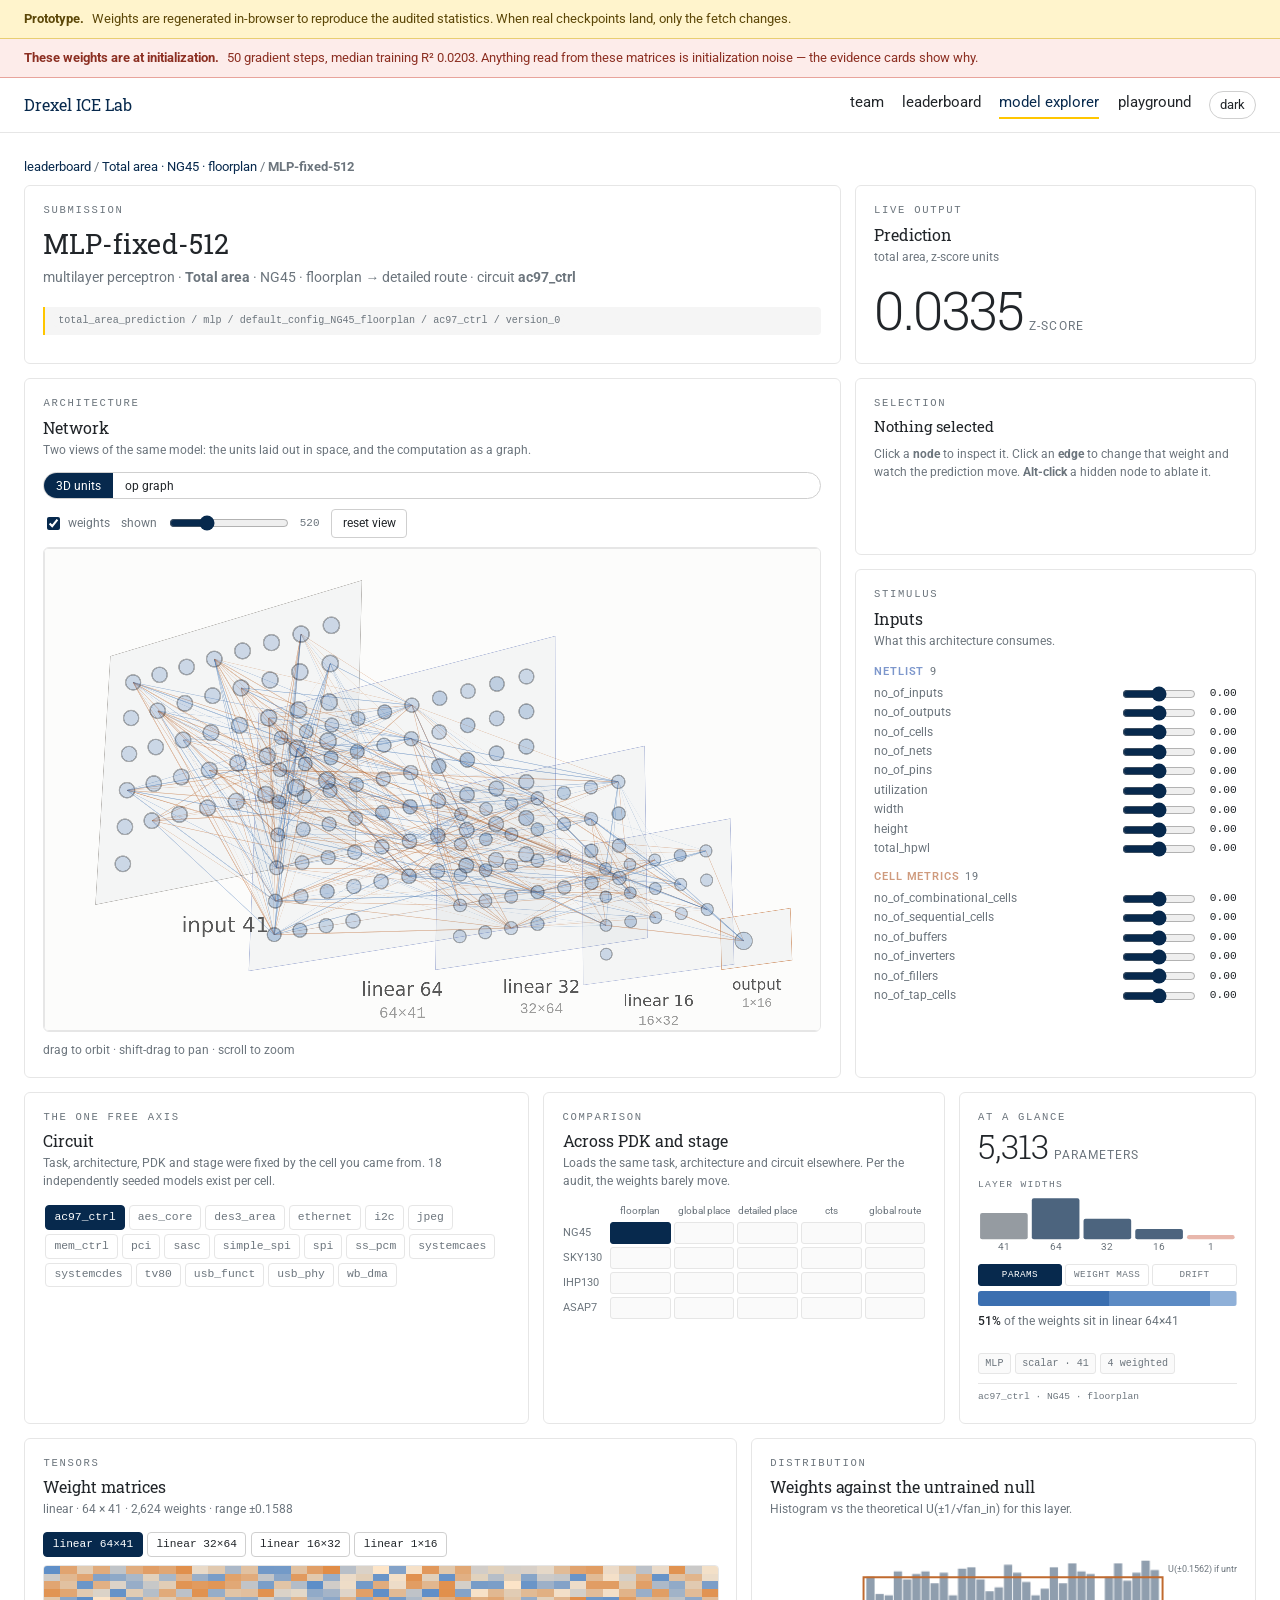
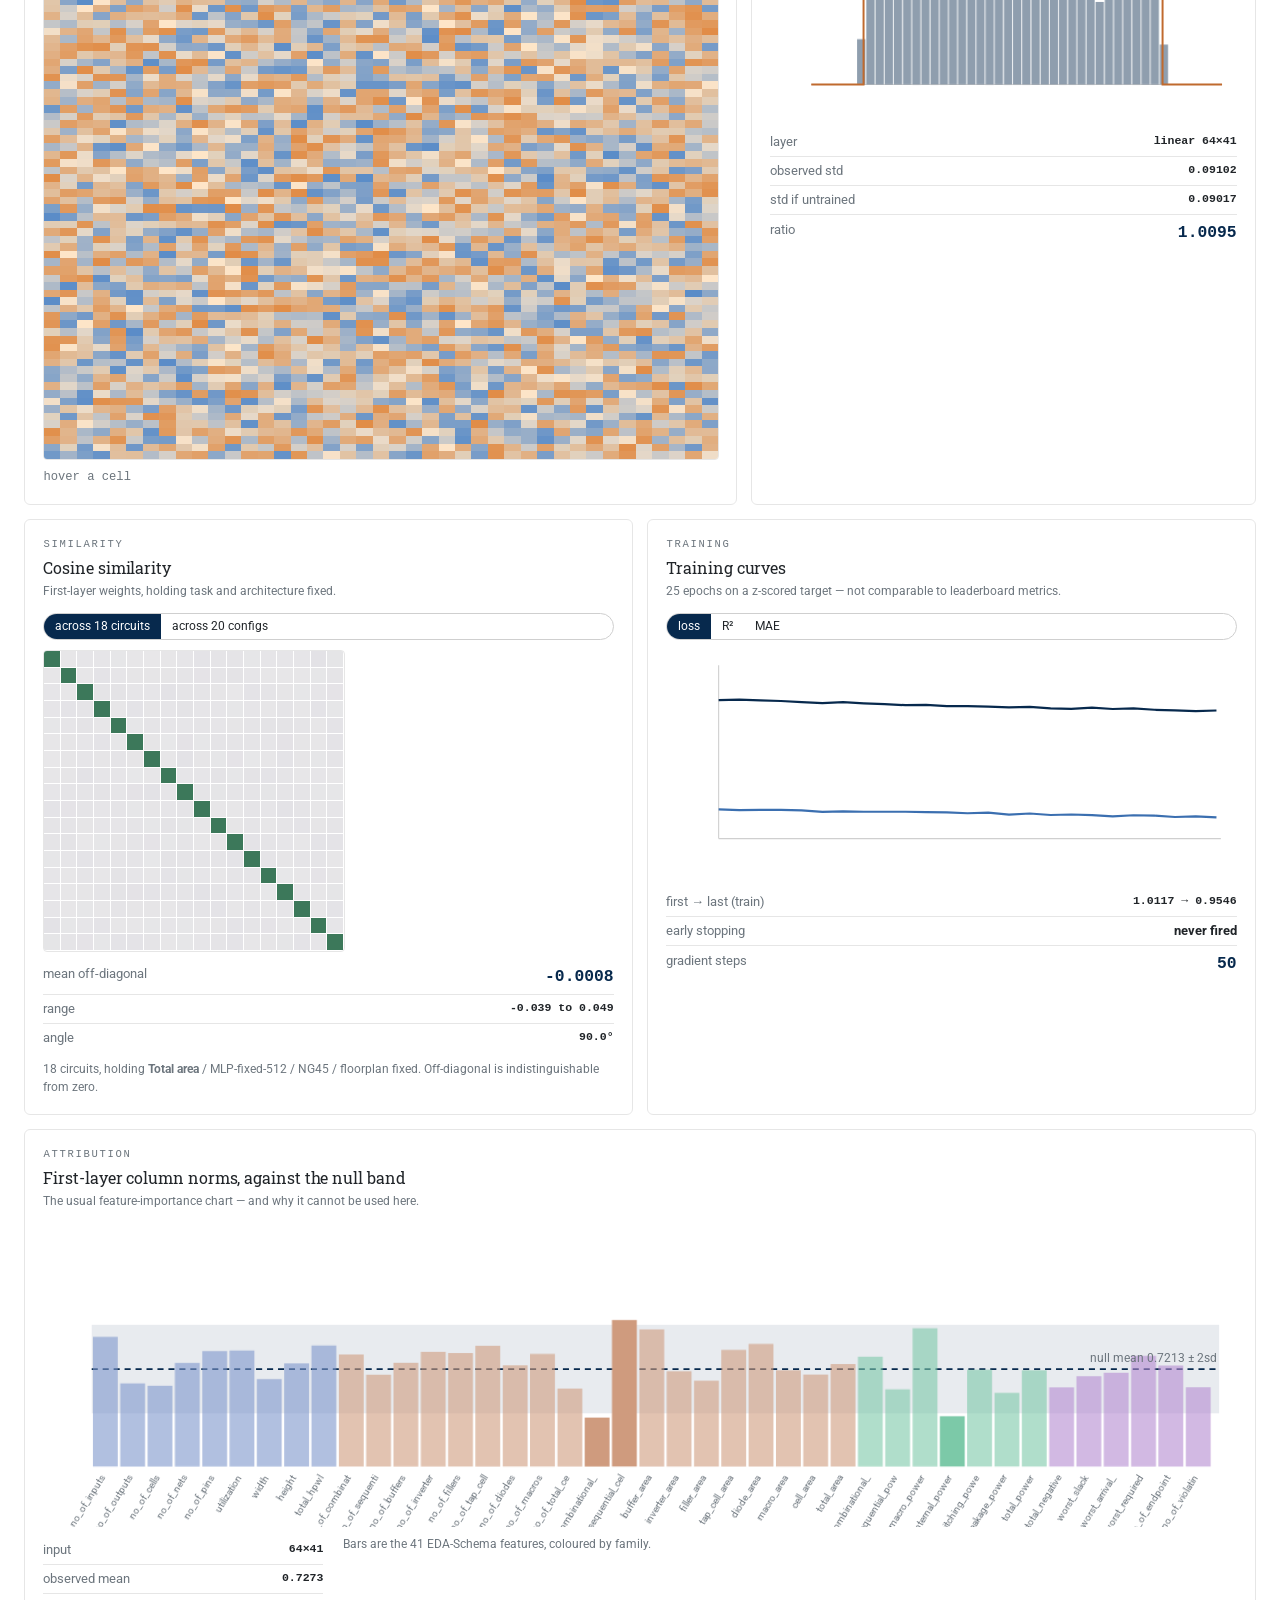
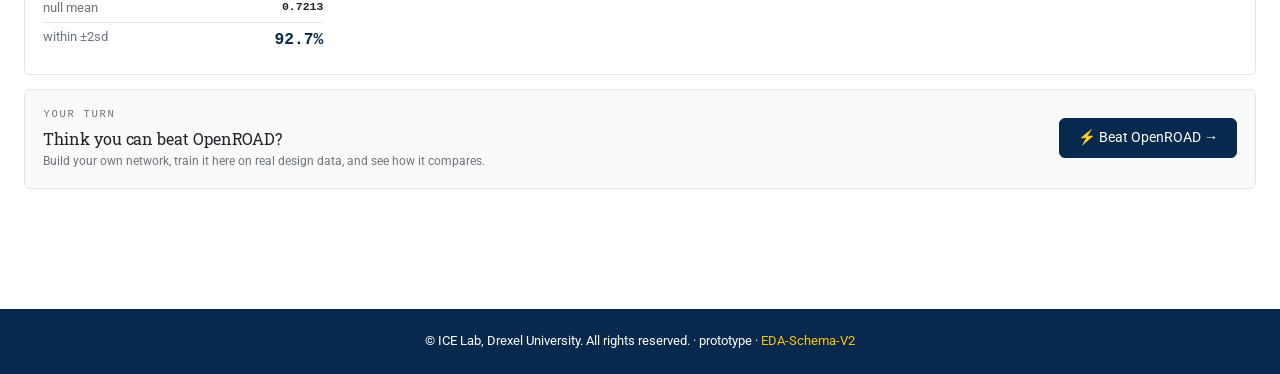
<file: explorer.html>
<!DOCTYPE html>
<html lang="en" data-theme="light">
<head>
<meta charset="utf-8">
<meta name="viewport" content="width=device-width,initial-scale=1">
<meta name="robots" content="noindex">
<link rel="icon" href="data:image/svg+xml,<svg xmlns='http://www.w3.org/2000/svg' viewBox='0 0 32 32'><rect width='32' height='32' rx='6' fill='%2307294D'/><rect x='6' y='6' width='5' height='5' fill='%23FFC600'/></svg>">
<link rel="preconnect" href="https://fonts.googleapis.com">
<link rel="preconnect" href="https://fonts.gstatic.com" crossorigin>
<link rel="stylesheet" href="https://fonts.googleapis.com/css?family=Roboto:300,400,500,700|Roboto+Slab:100,300,400,500,700|Material+Icons&display=swap">
<title>Model Explorer | Drexel ICE Lab</title>
<style>
/* ===================================================================
   Canonical design tokens — identical across index, explorer and
   playground. Two semantic palettes that must never collide:
   model families (saturated) and schema entities (muted).
   =================================================================== */
:root{
  /* radius scale */
  --r-xs:3px; --r-sm:4px; --r-md:6px; --r-lg:8px; --r-pill:999px;

  /* signed data, used by every chart */
  --pos:#3b6fb0; --neg:#c06a2e; --dead:#b8b5ae;

  /* model families — saturated */
  --fam-gnn:#2f6bb5; --fam-cnn:#c25f22; --fam-mlp:#2f8f6b;
  --fam-automl:#7a4bb8; --fam-hybrid:#a8762c;

  /* schema entities — muted, deliberately distinct from the families */
  --ent-netlist:#7d97cc; --ent-cell:#cf9b7e; --ent-power:#7cc9a8;
  --ent-timing:#b58ad1; --ent-net:#6fb3b3; --ent-clock:#c4a463;
  --ent-routing:#b07f96;
}
html[data-theme="dark"]{
  --pos:#6da3d8; --neg:#dd9558; --dead:#55524c;
  --fam-gnn:#6ba3de; --fam-cnn:#e08a4e; --fam-mlp:#5cbd94;
  --fam-automl:#a882dd; --fam-hybrid:#d0a45c;
  --ent-netlist:#93a9d6; --ent-cell:#d9ab92; --ent-power:#93d4ba;
  --ent-timing:#c4a1dc; --ent-net:#87c4c4; --ent-clock:#d1b57e;
  --ent-routing:#c295a8;
}

/* ==========================================================================
   EDA-Schema Leaderboard — Drexel ICE Lab theme
   Mirrors drexel-ice.github.io (al-folio Jekyll theme) so the leaderboard
   reads as part of the lab site rather than a bolt-on.

   Token names follow al-folio's --global-* convention exactly, so this file
   can be swapped for the lab's own _themes.scss output without renaming.
   Drop into static/css/ and link before the component styles.
   ========================================================================== */

/* --- Typography -----------------------------------------------------------
   al-folio loads Roboto + Roboto Slab from Google Fonts. Add this to <head>:

   <link rel="preconnect" href="https://fonts.googleapis.com">
   <link rel="preconnect" href="https://fonts.gstatic.com" crossorigin>
   <link rel="stylesheet" href="https://fonts.googleapis.com/css?family=Roboto:300,400,500,700|Roboto+Slab:100,300,400,500,700|Material+Icons&display=swap">
   (this is the exact font URL from the lab's _config.yml)

   The stacks below degrade cleanly if the fonts fail to load.
   -------------------------------------------------------------------------- */

:root {
  --global-font-sans:  "Roboto", -apple-system, BlinkMacSystemFont, "Segoe UI",
                       Oxygen, Ubuntu, Cantarell, "Helvetica Neue", sans-serif;
  --global-font-slab:  "Roboto Slab", Georgia, "Times New Roman", serif;
  --global-font-mono:  ui-monospace, SFMono-Regular, Menlo, Consolas, monospace;

  /* --- Drexel brand ---------------------------------------------------- */
  --global-theme-color:   #07294D;   /* Drexel navy  — links, nav, headers   */
  --global-accent-color:  #FFC600;   /* Drexel gold  — chrome accents ONLY,
                                        never data: 1.4:1 on white          */
  --global-hover-color:   #0E4276;   /* navy lightened for hover            */
  --global-hover-text-color: #ffffff;

  /* --- Surfaces and text ------------------------------------------------ */
  --global-bg-color:          #ffffff;
  --global-card-bg-color:     #fafafa;
  --global-code-bg-color:     #f5f5f5;
  --global-text-color:        #212529;
  --global-text-color-light:  #6c757d;
  --global-divider-color:     #e6e6e6;
  --global-divider-strong:    #cfcfcf;
  --global-highlight-color:   #FFC600;

  --global-footer-bg-color:   #07294D;
  --global-footer-text-color: #ffffff;
  --global-footer-link-color: #FFC600;

  /* --- Leaderboard data palette ----------------------------------------
     Deliberately NOT brand colors. Navy on navy kills a heatmap and gold on
     white fails contrast. Every pair below clears 4.5:1 on its own ground.  */
  --lb-win-bg:    #dcecd4;  --lb-win-fg:    #24632e;  --lb-win-solid:  #3f8a45;
  --lb-lose-bg:   #f8ded9;  --lb-lose-fg:   #9d2f26;  --lb-lose-solid: #b8453a;
  --lb-none-bg:   transparent; --lb-none-fg: #9a9a9a;
  --lb-sat-bg:    #e9e8f0;  --lb-sat-fg:    #4f4e5e;
  --lb-undef-bg:  #f2f0ec;  --lb-undef-fg:  #6b6558;  /* "no ± error" state */
  --lb-warn:      #a8701f;

  /* Architecture-diagram blocks */
  --lb-layer-in-bg:   #edebe6;  --lb-layer-in-br:   #cfcbc2;
  --lb-layer-op-bg:   #e4e2f7;  --lb-layer-op-br:   #b0a9e6;
  --lb-layer-pool-bg: #d8eae1;  --lb-layer-pool-br: #85c3a7;
  --lb-layer-out-bg:  #fadfd8;  --lb-layer-out-br:  #e09b8c;

  --global-radius: 6px;
  --global-shadow: 0 1px 3px rgba(0, 0, 0, .06);
}

/* --- Dark mode -------------------------------------------------------------
   al-folio ships a theme toggle writing [data-theme="dark"] on <html>.
   Matching it means the leaderboard follows the lab site's switch for free.  */
html[data-theme="dark"] {
  --global-bg-color:          #1c1c1d;
  --global-card-bg-color:     #212122;
  --global-code-bg-color:     #212122;
  --global-text-color:        #e8e8e8;
  --global-text-color-light:  #a0a0a0;
  --global-divider-color:     #3a3a3c;
  --global-divider-strong:    #4a4a4c;
  --global-theme-color:       #4d8fd1;   /* navy is unreadable on dark      */
  --global-hover-color:       #6ba6e0;

  /* Architecture blocks must darken too, or the label text is invisible */
  --lb-layer-in-bg:   #33333a;  --lb-layer-in-br:   #55555f;
  --lb-layer-op-bg:   #2f2b4d;  --lb-layer-op-br:   #5b52a0;
  --lb-layer-pool-bg: #1f3a30;  --lb-layer-pool-br: #3f7a62;
  --lb-layer-out-bg:  #402420;  --lb-layer-out-br:  #8a4c3f;

  --lb-win-bg:   #1f3a24;  --lb-win-fg:   #8ed69a;
  --lb-lose-bg:  #3d211e;  --lb-lose-fg:  #e8938a;
  --lb-sat-bg:   #2a2a33;  --lb-sat-fg:   #a8a6b8;
  --lb-undef-bg: #2e2c28;  --lb-undef-fg: #b0a894;
}

/* --- Base ---------------------------------------------------------------- */

body {
  margin: 0;
  background: var(--global-bg-color);
  color: var(--global-text-color);
  font-family: var(--global-font-sans);
  font-size: 15px;
  line-height: 1.6;
  -webkit-font-smoothing: antialiased;
}

/* al-folio sets headings in the slab face — this is the single strongest
   visual cue that a page belongs to the lab site. */
h1, h2, h3, h4, h5, h6 {
  font-family: var(--global-font-slab);
  font-weight: 400;
  color: var(--global-text-color);
  letter-spacing: -.005em;
  margin: 0 0 .5rem;
}
h1 { font-size: 2rem; }
h2 { font-size: 1.5rem; }
h3 { font-size: 1.2rem; }

/* al-folio lowercases page titles and nav labels. Keep it — it is a
   recognizable signature of the lab site. */
.page-title, .nav-link { text-transform: lowercase; }

a {
  color: var(--global-theme-color);
  text-decoration: none;
  transition: color .15s ease;
}
a:hover { color: var(--global-hover-color); text-decoration: underline; }

code, pre, .mono { font-family: var(--global-font-mono); font-size: .9em; }
code  { background: var(--global-code-bg-color); padding: .12em .4em;
        border-radius:var(--r-xs); }
pre   { background: var(--global-code-bg-color); padding: 1rem;
        border-radius: var(--global-radius); overflow-x: auto; }

.num { font-variant-numeric: tabular-nums; }

/* --- Navbar ---------------------------------------------------------------
   al-folio: white ground, logo left, lowercase links right, thin bottom rule.
   The leaderboard keeps that rather than a navy bar, so the two sites feel
   continuous. Navy is reserved for links, active state, and the footer.      */

.navbar {
  display: flex; align-items: center; gap: 1.5rem;
  padding: .9rem 1.5rem;
  background: var(--global-bg-color);
  border-bottom: 1px solid var(--global-divider-color);
  position: sticky; top: 0; z-index: 100;
}
.navbar .brand { display: flex; align-items: center; gap: .7rem; }
.navbar .brand img { height: 34px; width: auto; }
.navbar .brand .title {
  font-family: var(--global-font-slab);
  font-size: 1.05rem; color: var(--global-theme-color);
}
.navbar nav { margin-left: auto; display: flex; gap: 1.4rem; }
.navbar nav a {
  font-size: .95rem; color: var(--global-text-color);
  text-transform: lowercase; padding-bottom: 2px;
  border-bottom: 2px solid transparent;
}
.navbar nav a:hover { color: var(--global-theme-color); text-decoration: none; }
.navbar nav a[aria-current="page"] {
  color: var(--global-theme-color);
  border-bottom-color: var(--global-accent-color);  /* gold underline */
}

/* --- Layout -------------------------------------------------------------- */

/* al-folio sets max_width: 930px in _config.yml. Prose keeps that; the data grid
   needs more room, so .container--wide is the one documented deviation. */
.container { max-width: 930px; margin: 0 auto; padding: 2rem 1.5rem 4rem; }
.container--wide { max-width: 1440px; }

.page-header { margin-bottom: 1.75rem; }
.page-header h1 { margin-bottom: .25rem; }
.page-header .lead {
  font-size: 1.05rem; color: var(--global-text-color-light); margin: 0;
}

/* --- Tables ---------------------------------------------------------------
   al-folio uses Bootstrap-ish tables: light header rule, row dividers,
   no vertical borders, subtle row hover.                                     */

.table { width: 100%; border-collapse: collapse; }
.table th {
  font-family: var(--global-font-sans);
  font-size: .9rem; font-weight: 500;
  color: var(--global-text-color-light);
  text-align: left; padding: .6rem .7rem;
  border-bottom: 2px solid var(--global-divider-strong);
}
.table td {
  padding: .7rem; border-bottom: 1px solid var(--global-divider-color);
}
.table tbody tr:hover td { background: var(--global-card-bg-color); }
.table .r { text-align: right; }
.table .c { text-align: center; }

/* --- Cards and pills ----------------------------------------------------- */

.card {
  background: var(--global-card-bg-color);
  border: 1px solid var(--global-divider-color);
  border-radius: var(--global-radius);
  padding: 1rem 1.2rem;
}

.pill {
  font: inherit; font-size: .92rem;
  padding: .4rem .9rem;
  border: 1px solid transparent; border-radius:var(--r-pill);
  background: none; color: var(--global-text-color);
  cursor: pointer; transition: background .15s ease;
}
.pill:hover { background: var(--global-card-bg-color); }
.pill[aria-pressed="true"] {
  background: var(--global-theme-color);
  color: #fff; border-color: var(--global-theme-color);
}

.badge {
  font-size: .78rem; padding: .15rem .6rem; border-radius:var(--r-pill);
  background: var(--global-card-bg-color);
  border: 1px solid var(--global-divider-color);
  color: var(--global-text-color-light);
}
.badge--verified { background: var(--lb-win-bg); color: var(--lb-win-fg);
                   border-color: transparent; }
.badge--flagged  { color: var(--lb-warn); border-color: var(--lb-warn); }

/* --- Leaderboard cells --------------------------------------------------- */

.cell {
  border-radius: var(--global-radius);
  padding: .6rem .5rem; margin: .25rem;
  text-align: center; cursor: pointer;
  border: 1px solid transparent;
  transition: box-shadow .12s ease;
}
.cell:hover { box-shadow: 0 0 0 2px rgba(7, 41, 77, .28); }
.cell .who { font-size: .85rem; line-height: 1.3; }
.cell .val { font-size: 1rem; font-weight: 500; margin-top: 1px; }

.cell--win   { background: var(--lb-win-bg);   color: var(--lb-win-fg); }
.cell--lose  { background: var(--lb-lose-bg);  color: var(--lb-lose-fg); }
.cell--sat   { background: var(--lb-sat-bg);   color: var(--lb-sat-fg); }
.cell--undef { background: var(--lb-undef-bg); color: var(--lb-undef-fg); }
.cell--none  { background: var(--lb-none-bg);  color: var(--lb-none-fg);
               cursor: default; }
.cell--none:hover { box-shadow: none; }

.row--void {
  background: var(--global-card-bg-color);
  color: var(--global-text-color-light);
  text-align: center; font-size: .9rem; padding: .9rem;
}

/* --- Focus and motion ---------------------------------------------------- */

:focus-visible {
  outline: 2px solid var(--global-accent-color);
  outline-offset: 2px;
}
@media (prefers-reduced-motion: reduce) {
  * { transition: none !important; animation: none !important; }
}

/* --- Footer ---------------------------------------------------------------
   al-folio's footer is a full-width bar with centered muted text. Ours is
   navy with gold links, which is where the brand pair actually works.        */

.footer {
  background: var(--global-footer-bg-color);
  color: var(--global-footer-text-color);
  text-align: center; padding: 1.5rem; font-size: .85rem;
}
.footer a { color: var(--global-footer-link-color); }

/* --- Responsive ---------------------------------------------------------- */

@media (max-width: 900px) {
  .matrix-scroll { overflow-x: auto; -webkit-overflow-scrolling: touch; }
  .matrix-scroll .table th:first-child,
  .matrix-scroll .table td:first-child {
    position: sticky; left: 0; background: var(--global-bg-color);
    z-index: 2;
  }
  .navbar nav { gap: .9rem; font-size: .9rem; }
}

/* ============================================================
   CARD GRID — EDA-Schema Leaderboard
   Components are cards on a 12-column grid, sized to their
   content. Chrome stays close to al-folio: quiet borders,
   Roboto Slab headings, --global-* tokens throughout.
   ============================================================ */

:root{
  --pos:#3b6fb0; --neg:#c06a2e; --dead:#b8b5ae;
  --trace:#5c7d94;                    /* metal routing, connective tissue */
  --row-pitch:26px;                   /* standard-cell row rhythm */
  --card-r:6px;
  --pin:#FFC600;
}
html[data-theme="dark"]{
  --pos:#6da3d8; --neg:#dd9558; --dead:#55524c; --trace:#7fa3bb;
}

/* ---- page ground: faint cell rows ---- */
body{
  margin:0;
  background:var(--global-bg-color);
  color:var(--global-text-color);
  font-family:var(--global-font-sans);
  font-size:15px; line-height:1.55;
  -webkit-font-smoothing:antialiased;
}

.mono{font-family:var(--global-font-mono);font-variant-numeric:tabular-nums}
.wrap{max-width:1460px;margin:0 auto;padding:1.5rem 1.5rem 5rem}

/* ---- bento grid ---- */
.bento{
  display:grid;
  grid-template-columns:repeat(12,1fr);
  gap:14px;
  align-items:stretch;
}
.s3{grid-column:span 3}
.s4{grid-column:span 4}
.s5{grid-column:span 5}
.s6{grid-column:span 6}
.s7{grid-column:span 7}
.s8{grid-column:span 8}
.s9{grid-column:span 9}
.s12{grid-column:span 12}
.r2{grid-row:span 2}
@media(max-width:1180px){
  .s3,.s4,.s5{grid-column:span 6}
  .s7,.s8,.s9{grid-column:span 12}
  .r2{grid-row:span 1}
}
@media(max-width:720px){
  .s3,.s4,.s5,.s6,.s7,.s8,.s9{grid-column:span 12}
}

/* ---- the card ---- */
.k{
  position:relative;
  background:var(--global-bg-color);
  border:1px solid var(--global-divider-color);
  border-radius:var(--card-r);
  padding:1rem 1.15rem 1.1rem;
  display:flex; flex-direction:column;
  transition:border-color .18s ease;
  /* orchestrated entrance: cards rise in reading order */
  opacity:0; transform:translateY(10px);
  animation:kin .5s cubic-bezier(.22,.61,.36,1) forwards;
  animation-delay:calc(var(--i,0) * 45ms);
}
@keyframes kin{to{opacity:1;transform:none}}
.k:hover{border-color:var(--global-divider-strong)}
.k--live{border-color:var(--global-theme-color)}
.k--flat{background:var(--global-card-bg-color)}

/* card head */
.keyebrow{
  font-family:var(--global-font-mono);
  font-size:.66rem; text-transform:uppercase; letter-spacing:.16em;
  color:var(--global-text-color-light);
  margin:0 0 .2rem;
}
.ktitle{
  font-family:var(--global-font-slab); font-weight:400;
  font-size:1.02rem; letter-spacing:-.005em;
  margin:0 0 .12rem;
}
.ksub{
  font-size:.76rem; color:var(--global-text-color-light);
  margin:0 0 .8rem; line-height:1.45;
}
.kbody{margin-top:.2rem}
.kgrow{flex:1}

/* hero numerals — the one place type gets loud */
.figure{
  font-family:var(--global-font-slab); font-weight:300;
  font-size:clamp(2rem,4.4vw,3.4rem); line-height:1;
  letter-spacing:-.035em; font-variant-numeric:tabular-nums;
}
.figure--sm{font-size:clamp(1.4rem,2.4vw,1.9rem)}
.figunit{font-size:.72rem; color:var(--global-text-color-light);
  letter-spacing:.1em; text-transform:uppercase; margin-left:.4rem}

/* metadata chips, HF-style */
.chips{display:flex;gap:.35rem;flex-wrap:wrap}
.chip{
  font-size:.72rem; padding:.16rem .55rem; border-radius:var(--r-sm);
  background:var(--global-card-bg-color);
  border:1px solid var(--global-divider-color);
  color:var(--global-text-color-light);
  font-family:var(--global-font-mono);
}
.chip--key{color:var(--global-theme-color);border-color:var(--global-theme-color)}
.chip--warn{color:var(--lb-warn);border-color:var(--lb-warn)}
.chip--ok{background:var(--lb-win-bg);color:var(--lb-win-fg);border-color:transparent}

/* stat rows */
.st{display:flex;justify-content:space-between;gap:.8rem;font-size:.8rem;
  padding:.26rem 0;border-bottom:1px solid var(--global-divider-color)}
.st:last-child{border-bottom:none}
.st span{color:var(--global-text-color-light)}
.st b.big{font-size:1.02rem;color:var(--global-theme-color)}

/* the address line — a schematic reference designator */
.desig{
  font-family:var(--global-font-mono); font-size:.7rem;
  color:var(--global-text-color-light);
  background:var(--global-code-bg-color);
  border-left:2px solid var(--pin);
  padding:.35rem .55rem; border-radius:0 4px 4px 0;
  overflow-x:auto; white-space:nowrap;
}

/* controls */
.tog{display:inline-flex;border:1px solid var(--global-divider-strong);
  border-radius:var(--r-pill);overflow:hidden}
.tog button{font:inherit;font-size:.74rem;padding:.22rem .68rem;background:none;
  border:none;cursor:pointer;color:var(--global-text-color);transition:background .15s}
.tog button[aria-pressed="true"]{background:var(--global-theme-color);color:#fff}
.mini{font:inherit;font-size:.76rem;padding:.26rem .68rem;border-radius:var(--r-sm);cursor:pointer;
  border:1px solid var(--global-divider-strong);background:var(--global-bg-color);
  color:var(--global-text-color);transition:border-color .15s,color .15s}
.mini:hover{border-color:var(--global-theme-color);color:var(--global-theme-color)}
.mini.on{background:var(--neg);color:#fff;border-color:var(--neg)}
input[type=range]{width:100%;accent-color:var(--global-theme-color);margin:0}
.ctlrow{display:flex;gap:.7rem;align-items:center;flex-wrap:wrap;font-size:.76rem;
  color:var(--global-text-color-light);margin-bottom:.55rem}
.ctlrow input[type=range]{width:120px}

svg,canvas{display:block;width:100%;height:auto}
canvas{border-radius:var(--r-sm);border:1px solid var(--global-divider-color);cursor:crosshair;
  image-rendering:pixelated}
text.cl{font-size:10px;fill:var(--global-text-color-light);font-family:var(--global-font-sans)}
text.cl2{font-size:8px;fill:var(--global-text-color-light);font-family:var(--global-font-sans)}
text.nl{font-size:9px;fill:var(--global-text-color-light);font-family:var(--global-font-sans)}
.cap{font-size:.76rem;color:var(--global-text-color-light);line-height:1.5;margin:.5rem 0 0}
.hint{font-size:.76rem;color:var(--global-text-color-light);line-height:1.5}

/* navbar + banners */
.navbar{display:flex;align-items:center;gap:1.3rem;padding:.8rem 1.5rem;
  border-bottom:1px solid var(--global-divider-color);background:var(--global-bg-color);
  position:sticky;top:0;z-index:40}
.navbar .title{font-family:var(--global-font-slab);font-size:1.02rem;
  color:var(--global-theme-color)}
.navbar nav{margin-left:auto;display:flex;gap:1.15rem;font-size:.9rem;align-items:center}
.navbar nav a{color:var(--global-text-color);text-decoration:none;text-transform:lowercase;
  padding-bottom:2px;border-bottom:2px solid transparent}
.navbar nav a:hover{color:var(--global-theme-color)}
.navbar nav a[aria-current]{color:var(--global-theme-color);border-bottom-color:var(--pin)}
.themebtn{font:inherit;font-size:.8rem;padding:.18rem .62rem;border-radius:var(--r-pill);
  border:1px solid var(--global-divider-strong);background:none;cursor:pointer;
  color:var(--global-text-color)}
.bar{padding:.55rem 1.5rem;font-size:.83rem;display:flex;gap:.5rem;align-items:center;
  flex-wrap:wrap}
.bar--note{background:#FFF4CC;border-bottom:1px solid #E8CE72;color:#5c4708}
.bar--warn{background:#fdecea;border-bottom:1px solid #e8a49c;color:#8c2f22}
html[data-theme="dark"] .bar--note{background:#3a2f0d;border-bottom-color:#6b5a1e;color:#e8d79a}
html[data-theme="dark"] .bar--warn{background:#3d211e;border-bottom-color:#7a3a30;color:#e8938a}

.crumbbar{font-size:.83rem;color:var(--global-text-color-light);margin:0 0 .5rem}
.crumbbar a{color:var(--global-theme-color);text-decoration:none}
.crumbbar a:hover{text-decoration:underline}

/* page title block */
.phead{margin:.2rem 0 1.1rem}
.phead h1{font-family:var(--global-font-slab);font-weight:300;font-size:2.1rem;
  letter-spacing:-.02em;margin:0 0 .2rem;text-transform:lowercase}
.phead .lead{color:var(--global-text-color-light);margin:0;max-width:68ch}

/* footer */
.foot{text-align:center;padding:1.4rem;font-size:.82rem;
  background:var(--global-footer-bg-color);color:#fff;margin-top:2.5rem}
.foot a{color:var(--global-footer-link-color)}

/* animation primitives */
.br2{transform:scaleY(0);transform-origin:bottom;
  animation:bi .5s cubic-bezier(.22,.61,.36,1) forwards}
@keyframes bi{to{transform:scaleY(1)}}
.ln2{stroke-dasharray:var(--len);stroke-dashoffset:var(--len);
  animation:dr 1.05s cubic-bezier(.4,0,.2,1) forwards}
@keyframes dr{to{stroke-dashoffset:0}}
.ed{cursor:pointer}
.ed:hover{stroke-width:3!important;opacity:1!important}
.ed.sel{stroke:var(--global-theme-color)!important}
.nd{cursor:pointer;stroke:var(--global-divider-strong);stroke-width:.6}
.nd:hover{stroke:var(--global-theme-color);stroke-width:2}
.nd.pin{stroke:var(--global-theme-color);stroke-width:2.5}
.nd.abl{stroke:var(--neg);stroke-width:2;stroke-dasharray:2 2}

@media(prefers-reduced-motion:reduce){
  .k,.br2,.ln2{animation:none!important;opacity:1!important;transform:none!important;
    stroke-dashoffset:0!important}
  .k:hover{transform:none}
}

/* legend — one quiet line under the grid, not a card */
.legendline{
  display:flex; gap:1.6rem; flex-wrap:wrap; align-items:center;
  margin-top:1.1rem; padding-top:.9rem;
  border-top:1px solid var(--global-divider-color);
  font-size:.79rem; color:var(--global-text-color-light);
}
.legendline i{
  font-style:normal; display:inline-flex; width:15px; height:15px;
  align-items:center; justify-content:center; margin-right:.4rem;
  border-radius:var(--r-xs); background:var(--global-card-bg-color);
  border:1px solid var(--global-divider-color);
  font-size:.68rem; color:var(--global-text-color);
}
.legendline span{display:inline-flex; align-items:center}

/* ---- 3D network + op graph ---- */
.viewtog{display:inline-flex;border:1px solid var(--global-divider-strong);border-radius:var(--r-pill);
  overflow:hidden;margin-bottom:.6rem}
.viewtog button{font:inherit;font-size:.74rem;padding:.2rem .75rem;background:none;border:none;
  cursor:pointer;color:var(--global-text-color)}
.viewtog button[aria-pressed="true"]{background:var(--global-theme-color);color:#fff}
.c3dhost{position:relative;border:1px solid var(--global-divider-color);border-radius:var(--r-md);
  overflow:hidden;background:var(--global-bg-color)}
#net3d{display:block;width:100%;height:auto;touch-action:none}
.unitinfo{font-size:.78rem;color:var(--global-text-color);margin:.5rem 0 0;min-height:1.2em}
.unitinfo .dim{color:var(--global-text-color-light)}
.graphbox{border:1px solid var(--global-divider-color);border-radius:var(--r-md);
  padding:.5rem 0;background:var(--global-bg-color);overflow:hidden}
#graph{display:block;width:100%;height:auto}
.gn rect{transition:stroke .12s,stroke-width .12s}
.gn{cursor:default}
.cbx{font-size:.76rem;display:inline-flex;align-items:center;gap:.3rem}
.cbx input{accent-color:var(--global-theme-color)}

/* ---- at a glance: value first, label small ---- */
.gfig{display:flex;align-items:baseline;gap:.35rem;margin:.1rem 0 0}
.gnum{font-family:var(--global-font-slab);font-weight:300;font-size:2.1rem;
  line-height:1;letter-spacing:-.03em;font-variant-numeric:tabular-nums}
.gunit{font-size:.72rem;color:var(--global-text-color-light);
  text-transform:uppercase;letter-spacing:.09em}
.glab{font-size:.78rem;color:var(--global-text-color-light);margin-top:.15rem}
.gsec{font-family:var(--global-font-mono);font-size:.6rem;text-transform:uppercase;
  letter-spacing:.14em;color:var(--global-text-color-light);margin:.85rem 0 .25rem}
.gprof{width:100%;height:auto;display:block}
.gbar{display:flex;height:15px;border-radius:var(--r-xs);overflow:hidden;
  background:var(--global-card-bg-color)}
.gseg{display:block;height:100%;cursor:pointer;transition:filter .12s,transform .12s;
  transform-origin:center}
.gseg:hover,.gseg.on{filter:brightness(1.12) saturate(1.2);transform:scaleY(1.28)}
.gnote{font-size:.73rem;color:var(--global-text-color-light);line-height:1.45;
  margin-top:.4rem;min-height:2.5em}
.gnote b{color:var(--global-text-color);font-weight:500}
.gchips{display:flex;gap:.25rem;flex-wrap:wrap;margin-top:.7rem}
.gchip{font-family:var(--global-font-mono);font-size:.63rem;padding:.1rem .4rem;
  border-radius:var(--r-xs);background:var(--global-card-bg-color);
  border:1px solid var(--global-divider-color);color:var(--global-text-color-light)}
.gchip.warn{color:var(--lb-warn);border-color:var(--lb-warn)}

/* glance: mode toggle, drift gauges, address, change flash */
.gmodes{display:flex;gap:.2rem;margin:.8rem 0 .35rem}
.gmode{flex:1;font:inherit;font-family:var(--global-font-mono);font-size:.58rem;
  padding:.16rem .1rem;border-radius:var(--r-xs);cursor:pointer;
  border:1px solid var(--global-divider-color);background:var(--global-bg-color);
  color:var(--global-text-color-light);text-transform:uppercase;letter-spacing:.05em}
.gmode:hover{border-color:var(--global-theme-color);color:var(--global-text-color)}
.gmode.on{background:var(--global-theme-color);color:#fff;border-color:var(--global-theme-color)}
.ggauges{display:flex;flex-direction:column;gap:.22rem}
.ggauge{display:flex;align-items:center;gap:.4rem;cursor:pointer;padding:.05rem 0}
.ggauge.on .gtrack,.ggauge:hover .gtrack{background:var(--global-divider-strong)}
.gtrack{position:relative;flex:1;height:7px;border-radius:var(--r-pill);
  background:var(--global-card-bg-color);transition:background .12s}
.gtrack i{position:absolute;top:50%;width:7px;height:7px;border-radius:var(--r-pill);
  transform:translate(-50%,-50%);transition:left .18s}
.gtrack b{position:absolute;top:-1px;width:1px;height:9px;
  background:var(--global-divider-strong);transform:translateX(-50%)}
.glbl{font-family:var(--global-font-mono);font-size:.6rem;
  color:var(--global-text-color-light);min-width:34px;text-align:right}
.gaddr{font-family:var(--global-font-mono);font-size:.6rem;
  color:var(--global-text-color-light);margin-top:.55rem;padding-top:.4rem;
  border-top:1px solid var(--global-divider-color);
  overflow:hidden;text-overflow:ellipsis;white-space:nowrap}
@keyframes gflash{0%{background:rgba(7,41,77,.09)}100%{background:transparent}}
.gflash{animation:gflash .55s ease-out}
html[data-theme="dark"] @keyframes gflash{0%{background:rgba(255,255,255,.08)}100%{background:transparent}}
@media(prefers-reduced-motion:reduce){.gflash{animation:none}}
.gdelta{font-size:.68rem;line-height:1.4;margin-top:.3rem;padding:.28rem .4rem;
  border-radius:var(--r-xs);font-family:var(--global-font-sans)}
.gdelta b{font-family:var(--global-font-mono);font-weight:600}
.gdelta.same{background:var(--lb-sat-bg);color:var(--lb-sat-fg)}
.gdelta.diff{background:var(--lb-win-bg);color:var(--lb-win-fg)}
.gnote .dim{opacity:.7}

/* explorer-specific */
.fg{margin-bottom:.6rem}
.fgh{font-size:.7rem;font-weight:600;text-transform:uppercase;letter-spacing:.08em;
  margin-bottom:.2rem;display:flex;gap:.35rem}
.fgh span{color:var(--global-text-color-light);font-weight:400}
.fr{display:grid;grid-template-columns:1fr 74px 34px;gap:.4rem;align-items:center;
  font-size:.72rem;padding:.05rem 0}
.fn{color:var(--global-text-color-light);overflow:hidden;text-overflow:ellipsis;
  white-space:nowrap}
.fv{font-size:.7rem;text-align:right}
.ins-h{font-family:var(--global-font-slab);font-size:.94rem;margin-bottom:.4rem}
.kv{display:flex;justify-content:space-between;gap:.8rem;font-size:.79rem;padding:.2rem 0;
  border-bottom:1px solid var(--global-divider-color)}
.kv span{color:var(--global-text-color-light)}
.kv b.ed{color:var(--global-theme-color)}
.rowb{margin-top:.5rem}
.chipc{font:inherit;font-size:.71rem;padding:.16rem .5rem;margin:2px;border-radius:var(--r-sm);
  border:1px solid var(--global-divider-color);background:var(--global-bg-color);
  color:var(--global-text-color-light);cursor:pointer;font-family:var(--global-font-mono)}
.chipc:hover{border-color:var(--global-theme-color);color:var(--global-text-color)}
.chipc.on{background:var(--global-theme-color);color:#fff;border-color:var(--global-theme-color)}
.pg{display:grid;grid-template-columns:auto repeat(5,1fr);gap:3px}
.pgh{font-size:.64rem;color:var(--global-text-color-light);text-align:center}
.pgl{font-size:.68rem;color:var(--global-text-color-light);padding-right:.35rem;
  display:flex;align-items:center}
.pgc{height:22px;border:1px solid var(--global-divider-color);border-radius:var(--r-xs);
  cursor:pointer;background:var(--global-card-bg-color);transition:.12s}
.pgc:hover{border-color:var(--global-theme-color)}
.pgc.on{background:var(--global-theme-color);border-color:var(--global-theme-color)}
.hmtog{display:flex;gap:.28rem;flex-wrap:wrap;margin-bottom:.5rem}
.hmtog button{font:inherit;font-size:.7rem;padding:.18rem .52rem;border-radius:var(--r-sm);
  cursor:pointer;border:1px solid var(--global-divider-strong);
  background:var(--global-bg-color);color:var(--global-text-color);
  font-family:var(--global-font-mono)}
.hmtog button[aria-pressed="true"]{background:var(--global-theme-color);color:#fff;
  border-color:var(--global-theme-color)}
.kpis{display:grid;grid-template-columns:repeat(2,1fr);gap:.5rem}
.kpi .k{font-size:.68rem;color:var(--global-text-color-light);
  text-transform:uppercase;letter-spacing:.06em}
.kpi .v{font-family:var(--global-font-slab);font-size:1.05rem;
  font-variant-numeric:tabular-nums}
.cta{display:flex;align-items:center;justify-content:space-between;gap:1rem;flex-wrap:wrap}
.ctab{background:var(--global-theme-color);color:#fff;border:1px solid var(--global-theme-color);
  padding:.5rem 1.1rem;border-radius:var(--r-md);text-decoration:none;font-size:.9rem;white-space:nowrap}
.ctab:hover{opacity:.9;color:#fff}
</style>
</head>
<body>

<div class="bar bar--note"><b>Prototype.</b> Weights are regenerated in-browser to reproduce the
audited statistics. When real checkpoints land, only the fetch changes.</div>
<div class="bar bar--warn"><b>These weights are at initialization.</b> 50 gradient steps, median
training R&sup2; 0.0203. Anything read from these matrices is initialization noise &mdash; the
evidence cards show why.</div>

<div class="navbar">
  <span class="title">Drexel ICE Lab</span>
  <nav>
    <a href="https://drexel-ice.github.io/">team</a>
    <a href="index.html">leaderboard</a>
    <a href="explorer.html" aria-current="page">model explorer</a>
    <a href="playground.html">playground</a>
    <button class="themebtn" id="themebtn">dark</button>
  </nav>
</div>

<div class="wrap">
<div class="crumbbar" id="crumb"></div>

<div class="bento">

  <!-- identity -->
  <div class="k s8" style="--i:0">
    <div class="keyebrow">submission</div>
    <h1 class="ktitle" id="m-title" style="font-size:1.7rem;margin-bottom:.25rem">model</h1>
    <p class="ksub" id="m-sub" style="font-size:.85rem;margin-bottom:.6rem"></p>
    <div class="chips" style="margin:0 0 .6rem" id="chips"></div>
    <div class="desig"  id="m-addr"></div>
  </div>

  <!-- prediction -->
  <div class="k s4" style="--i:1">
    <div class="keyebrow">live output</div>
    <div class="ktitle">Prediction</div>
    <div class="ksub" id="predlbl"></div>
    <div class="kbody" >
      <span class="figure mono" id="predv">0.000</span><span class="figunit">z-score</span>
      <div style="margin-top:.5rem" id="predmeta"></div>
    </div>
  </div>

  <!-- network: 3D units + op graph -->
  <div class="k s8 r2" style="--i:2" id="k-net">
    <div class="keyebrow">architecture</div>
    <div class="ktitle">Network</div>
    <div class="ksub">Two views of the same model: the units laid out in space,
      and the computation as a graph.</div>

    <div class="viewtog">
      <button data-nm3="3d" aria-pressed="true">3D units</button>
      <button data-nm3="graph" aria-pressed="false">op graph</button>
    </div>

    <div id="wrap3d">
      <div class="ctlrow" id="ctl3d">
        <label class="cbx"><input type="checkbox" id="edgetog" checked> weights</label>
        <span>shown</span>
        <input type="range" id="edgecap" min="80" max="1600" step="40" value="520">
        <span class="mono" id="edgecapv">520</span>
        <button class="mini" id="reset3d">reset view</button>
      </div>
      <div class="c3dhost"><canvas id="net3d"></canvas></div>
      <p class="unitinfo" id="unitinfo"></p>
    </div>

    <div id="wrapgr" style="display:none">
      <div class="graphbox"><svg id="graph"></svg></div>
      <p class="cap">Reads top to bottom. Tensor shapes ride the edges, as TensorBoard does;
        parameter counts sit beside the ops that carry them. Click a weighted op to open
        its matrix.</p>
    </div>
  </div>

  <!-- inspector -->
  <div class="k s4" style="--i:3" id="k-inspect">
    <div class="keyebrow">selection</div>
    <div id="inspect"></div>
  </div>

  <!-- inputs -->
  <div class="k s4" style="--i:4">
    <div class="keyebrow">stimulus</div>
    <div class="ktitle">Inputs</div>
    <div class="ksub">What this architecture consumes.</div>
    <div style="max-height:340px;overflow-y:auto" id="inputs"></div>
  </div>

  <!-- circuit -->
  <div class="k s5" style="--i:5">
    <div class="keyebrow">the one free axis</div>
    <div class="ktitle">Circuit</div>
    <div class="ksub">Task, architecture, PDK and stage were fixed by the cell you came from.
      18 independently seeded models exist per cell.</div>
    <div  id="circhips"></div>
  </div>

  <!-- compare -->
  <div class="k s4" style="--i:6">
    <div class="keyebrow">comparison</div>
    <div class="ktitle">Across PDK and stage</div>
    <div class="ksub">Loads the same task, architecture and circuit elsewhere. Per the audit,
      the weights barely move.</div>
    <div  id="cmpgrid"></div>
  </div>

  <!-- summary -->
  <div class="k s3" style="--i:7">
    <div class="keyebrow">at a glance</div>
    <div id="glance"></div>
  </div>

  <!-- weight matrix -->
  <div class="k s7" style="--i:8">
    <div class="keyebrow">tensors</div>
    <div class="ktitle">Weight matrices</div>
    <div class="ksub" id="hmmeta"></div>
    <div class="hmtog"  id="hmtog"></div>
    <canvas id="hm"></canvas>
    <p class="cap mono" id="hmtip">hover a cell</p>
  </div>

  <!-- null overlay -->
  <div class="k s5" style="--i:9">
    <div class="keyebrow">distribution</div>
    <div class="ktitle">Weights against the untrained null</div>
    <div class="ksub">Histogram vs the theoretical U(&plusmn;1/&radic;fan_in) for this layer.</div>
    <svg viewBox="0 0 520 210" id="nullsvg"></svg>
    <div style="margin-top:.5rem" id="nullstat"></div>
  </div>

  <!-- cosine -->
  <div class="k s6" style="--i:10">
    <div class="keyebrow">similarity</div>
    <div class="ktitle">Cosine similarity</div>
    <div class="ksub">First-layer weights, holding task and architecture fixed.</div>
    <div class="tog" style="margin:0 0 .6rem">
      <button data-cm="circuits" aria-pressed="true">across 18 circuits</button>
      <button data-cm="configs" aria-pressed="false">across 20 configs</button>
    </div>
    <canvas id="cos" style="max-width:300px"></canvas>
    <div style="margin-top:.5rem" id="cosstat"></div>
    <p class="cap" id="coscap"></p>
  </div>

  <!-- curves -->
  <div class="k s6" style="--i:11">
    <div class="keyebrow">training</div>
    <div class="ktitle">Training curves</div>
    <div class="ksub">25 epochs on a z-scored target &mdash; not comparable to leaderboard metrics.</div>
    <div class="tog" style="margin:0 0 .6rem">
      <button data-ct="loss" aria-pressed="true">loss</button>
      <button data-ct="r2" aria-pressed="false">R&sup2;</button>
      <button data-ct="mae" aria-pressed="false">MAE</button>
    </div>
    <svg viewBox="0 0 520 210" id="curvesvg"></svg>
    <div style="margin-top:.5rem" id="curvestat"></div>
  </div>

  <!-- column norms -->
  <div class="k s12" style="--i:12">
    <div class="keyebrow">attribution</div>
    <div class="ktitle">First-layer column norms, against the null band</div>
    <div class="ksub">The usual feature-importance chart &mdash; and why it cannot be used here.</div>
    <svg viewBox="0 0 980 250" id="colsvg"></svg>
    <div style="display:grid;grid-template-columns:280px 1fr;gap:1.2rem;margin:.5rem 0 0">
      <div id="colstat"></div>
      <p class="cap" style="margin:0" id="colcap"></p>
    </div>
  </div>

  <!-- cta -->
  <div class="k s12 k--flat" style="--i:13">
    <div class="cta" >
      <div>
        <div class="keyebrow" style="margin-left:0">your turn</div>
        <div class="ktitle" style="margin-left:0">Think you can beat OpenROAD?</div>
        <div class="ksub" style="margin:0">Build your own network, train it here on real design
          data, and see how it compares.</div>
      </div>
      <a class="ctab" id="beatcta" href="playground.html">&#9889; Beat OpenROAD &rarr;</a>
    </div>
  </div>

</div>
</div>

<div class="foot">&copy; ICE Lab, Drexel University. All rights reserved. &middot; prototype &middot;
  <a href="https://drexel-ice.github.io/eda-schema/">EDA-Schema-V2</a></div>

<script>
/* ===================== registries ===================== */
const PDKS=["ng45","sky130","ihp130","asap7"];
const PDKL={ng45:"NG45",sky130:"SKY130",ihp130:"IHP130",asap7:"ASAP7"};
const STAGES=["floorplan","global_place","detailed_place","cts","global_route"];
const SL=["floorplan","global place","detailed place","cts","global route"];
const CIRCUITS=["ac97_ctrl","aes_core","des3_area","ethernet","i2c","jpeg","mem_ctrl",
"pci","sasc","simple_spi","spi","ss_pcm","systemcaes","systemcdes","tv80","usb_funct",
"usb_phy","wb_dma"];
const TASKS=[["total_area","Total area"],["total_power","Total power"],
["total_wirelength","Total wirelength"],["interconnect_length","Interconnect length"],
["worst_arrival_time","Worst arrival time"],["worst_slack","Worst slack"],
["total_negative_slack","Total negative slack"],["timing_path_arrival_time","Path arrival time"],
["timing_path_slack","Path slack"],["net_arc_delay","Net arc delay"],
["cell_arc_delay","Cell arc delay"],["cell_arc_slew","Cell arc slew"]];

/* the 41 scalar features, in checkpoint dict-insertion order (INFERRED) */
const FEATS=[
 ["netlist",["no_of_inputs","no_of_outputs","no_of_cells","no_of_nets","no_of_pins",
   "utilization","width","height","total_hpwl"]],
 ["cell_metrics",["no_of_combinational_cells","no_of_sequential_cells","no_of_buffers",
   "no_of_inverters","no_of_fillers","no_of_tap_cells","no_of_diodes","no_of_macros",
   "no_of_total_cells","combinational_cell_area","sequential_cell_area","buffer_area",
   "inverter_area","filler_area","tap_cell_area","diode_area","macro_area","cell_area",
   "total_area"]],
 ["power_metrics",["combinational_power","sequential_power","macro_power","internal_power",
   "switching_power","leakage_power","total_power"]],
 ["timing_metrics",["total_negative_slack","worst_slack","worst_arrival_time",
   "worst_required_time","no_of_endpoints","no_of_violating_endpoints"]]];
const FEATFLAT=[];FEATS.forEach(([g,ns])=>ns.forEach(n=>FEATFLAT.push({g,n,full:g+"."+n})));
const GCOL={netlist:"var(--ent-netlist)",cell_metrics:"var(--ent-cell)",power_metrics:"var(--ent-power)",timing_metrics:"var(--ent-timing)"};

/* ===================== architectures =====================
   Each submitted family has a genuinely different graph. The explorer renders
   whatever the spec describes rather than assuming an MLP, so a GNN submission
   draws as a GNN and an AutoML submission draws as a tree ensemble.
   Shapes match what the corresponding checkpoint's state_dict would contain. */
const ARCHSPEC={
  MLP:{input:41, inputKind:"scalar", label:"multilayer perceptron",
    layers:[{k:"linear",fo:64},{k:"act",name:"ReLU"},{k:"linear",fo:32},
            {k:"linear",fo:16},{k:"linear",fo:1,out:true}]},
  GNN:{input:37, inputKind:"graph", label:"graph attention network",
    layers:[{k:"gatconv",fo:256},{k:"act",name:"ReLU"},{k:"drop",name:"dropout 0.2"},
            {k:"gatconv",fo:256},{k:"pool",name:"mean pool"},{k:"linear",fo:1,out:true}]},
  CNN:{input:3, inputKind:"image", label:"convolutional network",
    layers:[{k:"conv",fo:32,ker:3},{k:"pool",name:"max pool"},{k:"conv",fo:64,ker:3},
            {k:"pool",name:"global pool"},{k:"linear",fo:1,out:true}]},
  Hybrid:{input:41, inputKind:"graph+image", label:"graph and image hybrid",
    layers:[{k:"gatconv",fo:128},{k:"conv",fo:32,ker:3},{k:"fuse",name:"fusion"},
            {k:"linear",fo:1,out:true}]},
  AutoML:{input:41, inputKind:"scalar", label:"gradient-boosted tree ensemble",
    trees:true, layers:[{k:"trees",fo:300,name:"300 trees"},{k:"ens",name:"ensemble"},
            {k:"outv",fo:1,out:true}]}};

const famOf=n=>/^(GAT|SAGE|GIN|GCN)/.test(n)?"GNN":/^AutoML/.test(n)?"AutoML":
  /^CNN/.test(n)?"CNN":/^Hybrid/.test(n)?"Hybrid":"MLP";

function mulberry32(a){return function(){a|=0;a=a+0x6D2B79F5|0;
  let t=Math.imul(a^a>>>15,1|a);t=t+Math.imul(t^t>>>7,61|t)^t;
  return((t^t>>>14)>>>0)/4294967296;};}
function hash(s){let x=2166136261;for(let i=0;i<s.length;i++){x^=s.charCodeAt(i);
  x=Math.imul(x,16777619);}return x>>>0;}

/* Build the weight-bearing layers for a spec. PyTorch nn.Linear / nn.Conv2d
   default init is U(+-1/sqrt(fan_in)); fan_in for conv is k*k*Cin.           */
function buildNet(fam,seed){
  const spec=ARCHSPEC[fam],r=mulberry32(seed);
  const W=[];let prev=spec.input,prevKind=spec.inputKind;
  for(const l of spec.layers){
    if(l.k==="linear"||l.k==="gatconv"){
      const fi=prev,fo=l.fo,b=1/Math.sqrt(fi);
      const Wt=new Float32Array(fo*fi),B=new Float32Array(fo);
      for(let i=0;i<Wt.length;i++)Wt[i]=(r()*2-1)*b;
      for(let i=0;i<B.length;i++)B[i]=(r()*2-1)*b;
      W.push({kind:l.k,fi,fo,W:Wt,B,bound:b,shape:[fo,fi],
              label:l.k==="gatconv"?"GATConv":"linear"});
      prev=fo;
    }else if(l.k==="conv"){
      const cin=prevKind==="image"?prev:3,k=l.ker,fi=k*k*cin,fo=l.fo,b=1/Math.sqrt(fi);
      const Wt=new Float32Array(fo*fi),B=new Float32Array(fo);
      for(let i=0;i<Wt.length;i++)Wt[i]=(r()*2-1)*b;
      for(let i=0;i<B.length;i++)B[i]=(r()*2-1)*b;
      W.push({kind:"conv",fi,fo,W:Wt,B,bound:b,shape:[fo,cin,k,k],
              label:`conv ${k}\u00d7${k}`});
      prev=fo;prevKind="image";
    }
  }
  return W;
}
const totalParams=W=>W.reduce((t,l)=>t+l.W.length+l.B.length,0);

/* ===================== model cache, keyed on ALL FIVE dimensions =====================
   task x architecture x PDK x stage x circuit — the exact address of a checkpoint
   in the lab's tree:  <task>_prediction/<arch>/default_config_<PDK>_<STAGE>/<circuit>/
   When real checkpoints land this function becomes a fetch against the same key. */
const MODELCACHE=new Map();
function modelKey(task,arch,pdk,stage,circuit){
  return [task,arch,pdk,stage,circuit].join("|");
}
function getModel(task,arch,pdk,stage,circuit){
  const k=modelKey(task,arch,pdk,stage,circuit);
  if(MODELCACHE.has(k))return MODELCACHE.get(k);
  const fam=famOf(arch);
  if(ARCHSPEC[fam].trees){MODELCACHE.set(k,null);return null;}   // no weight tensors
  /* circuit + task + architecture determine the seed; PDK and stage nudge it,
     reproducing the audited cosine of 0.9998 within a circuit and ~0 across.  */
  const W=buildNet(fam,hash(task+"|"+arch+"|"+circuit));
  const r=mulberry32(hash(k));
  for(const l of W){
    const s=0.0141*l.bound;
    for(let i=0;i<l.W.length;i++)l.W[i]+=(r()*2-1)*s*Math.sqrt(3);
    for(let i=0;i<l.B.length;i++)l.B[i]+=(r()*2-1)*s*Math.sqrt(3);
  }
  MODELCACHE.set(k,W);
  return W;
}

/* forward pass over the weight-bearing layers */
function forward(W,x,ablate){
  const acts=[Float32Array.from(x)];let a=acts[0];
  for(let li=0;li<W.length;li++){
    const l=W[li],out=new Float32Array(l.fo);
    for(let o=0;o<l.fo;o++){
      let s=l.B[o];const base=o*l.fi;
      for(let i=0;i<l.fi&&i<a.length;i++)s+=l.W[base+i]*a[i];
      if(li<W.length-1)s=Math.max(0,s);
      if(ablate&&ablate.has(li+"_"+o))s=0;
      out[o]=s;
    }
    acts.push(out);a=out;
  }
  return acts;
}

/* ===================== statistics ===================== */
function layerStats(l){
  let mn=Infinity,mx=-Infinity,s=0,s2=0,past=0;
  for(const v of l.W){mn=Math.min(mn,v);mx=Math.max(mx,v);s+=v;s2+=v*v;
    if(Math.abs(v)>l.bound)past++;}
  const n=l.W.length,mean=s/n,std=Math.sqrt(Math.max(0,s2/n-mean*mean));
  return{n,mn,mx,mean,std,expStd:l.bound/Math.sqrt(3),
         ratio:std/(l.bound/Math.sqrt(3)),pastFrac:past/n};
}
function colNorms(l){
  const out=new Float64Array(l.fi);
  for(let i=0;i<l.fi;i++){let s=0;for(let o=0;o<l.fo;o++){const v=l.W[o*l.fi+i];s+=v*v;}
    out[i]=Math.sqrt(s);}
  return out;
}
/* delta method on sqrt(sum of squared uniforms): mu = b*sqrt(fo/3), sd = b/sqrt(15) */
function colNormNull(fo,bound){return{mu:bound*Math.sqrt(fo/3),sd:bound/Math.sqrt(15)};}
function cosine(a,b){
  const n=Math.min(a.length,b.length);
  let d=0,na=0,nb=0;
  for(let i=0;i<n;i++){d+=a[i]*b[i];na+=a[i]*a[i];nb+=b[i]*b[i];}
  return d/Math.sqrt(na*nb);
}

/* ===================================================================
   3D network view — hand-rolled perspective projection, no Three.js.

   Why 3D here: the lab's model is 41-64-32-16-1. In two dimensions a
   64-unit layer is a cramped column; in three it becomes an 8x8 grid,
   because each layer gets two dimensions for its units instead of one.
   That also mirrors the real object — W is a (64,41) matrix, and the
   grid makes that structure legible.
   =================================================================== */

const V3={
  yaw:-0.62, pitch:-0.26, zoom:1, panX:0, panY:0,
  dragging:false, lx:0, ly:0, mode:"orbit",
  edgeCap:520, showEdges:true, spin:false
};

/* layer geometry: units laid out as a grid on a plane, planes spaced in z */
function grid3d(n){
  const cols=Math.max(1,Math.ceil(Math.sqrt(n*1.35)));
  const rows=Math.ceil(n/cols);
  return{cols,rows};
}
function build3d(M,fam){
  /* Node counts per layer. For conv layers fi is the flattened kernel
     (k*k*Cin), not the previous layer's unit count, so the input layer
     is sized from the architecture spec rather than from fi.          */
  const spec=(typeof ARCHSPEC!=="undefined"&&fam)?ARCHSPEC[fam]:null;
  const firstIsConv=M&&M[0]&&M[0].kind==="conv";
  const n0=!M?0:(firstIsConv?(spec?spec.input:3):M[0].fi);
  const dims=[n0,...(M?M.map(l=>l.fo):[])];
  const LG=150, NG=22;                       /* layer gap, neuron gap */
  const layers=dims.map((n,i)=>{
    const{cols,rows}=grid3d(n);
    const pts=[];
    for(let k=0;k<n;k++){
      const c=k%cols,r=Math.floor(k/cols);
      pts.push({
        x:(c-(cols-1)/2)*NG,
        y:(r-(rows-1)/2)*NG,
        z:(i-(dims.length-1)/2)*LG,
        i:k, layer:i
      });
    }
    return{n,cols,rows,pts,z:(i-(dims.length-1)/2)*LG};
  });
  return{dims,layers,LG,NG};
}

/* auto-fit, recomputed per frame: the model always fills the frame whether
   it is 41-64-32-16-1 or a 256-unit GNN */
let FIT={k:1,dx:0,dy:0};
function computeFit(G,W,H){
  FIT={k:1,dx:0,dy:0};
  let x0=1e9,x1=-1e9,y0=1e9,y1=-1e9;
  for(const L of G.layers)for(const p of L.pts){
    const q=project(p,W,H);
    x0=Math.min(x0,q.x);x1=Math.max(x1,q.x);
    y0=Math.min(y0,q.y);y1=Math.max(y1,q.y);
  }
  const bw=Math.max(1,x1-x0), bh=Math.max(1,y1-y0);
  const k=Math.min((W*0.80)/bw,(H*0.78)/bh);
  FIT={k, dx:W/2-((x0+x1)/2-W/2)*k-W/2*k+W/2*0,
          dy:H/2-((y0+y1)/2-H/2)*k-H/2*k+H/2*0};
  /* solve directly: we want (mid - W/2)*k + W/2 + dx == W/2 */
  FIT.dx=-(((x0+x1)/2-W/2)*k);
  FIT.dy=-(((y0+y1)/2-H/2)*k);
}

/* rotate then perspective-divide */
function project(p,W,H){
  const cy=Math.cos(V3.yaw),sy=Math.sin(V3.yaw);
  const cp=Math.cos(V3.pitch),sp=Math.sin(V3.pitch);
  let x=p.x*cy - p.z*sy;
  let z=p.x*sy + p.z*cy;
  let y=p.y*cp - z*sp;
  z=p.y*sp + z*cp;
  const f=900, s=f/(f+z+420);
  const px=W/2+x*s*V3.zoom, py=H/2+y*s*V3.zoom;
  return{
    x:W/2+(px-W/2)*FIT.k+FIT.dx+V3.panX,
    y:H/2+(py-H/2)*FIT.k+FIT.dy+V3.panY,
    z, s:s*FIT.k
  };
}

function draw3d(cv,M,acts,opts){
  const fam=(opts&&opts.fam)||null;
  const ctx=cv.getContext("2d");
  const W=cv.width,H=cv.height;
  const dark=document.documentElement.getAttribute("data-theme")==="dark";
  ctx.fillStyle=dark?"#131314":"#fcfcfb";ctx.fillRect(0,0,W,H);
  if(!M)return[];

  const G=build3d(M,fam);
  computeFit(G,W,H);
  const P=G.layers.map(L=>L.pts.map(p=>project(p,W,H)));

  /* ---- edges, sorted far to near ---- */
  if(V3.showEdges){
    const all=[];
    for(let li=0;li<M.length;li++){
      const l=M[li];
      /* draw between the units that actually exist in each plane; where a
         layer's fan-in is a flattened kernel, fold the weight index into it */
      const nSrc=G.layers[li].n, nDst=G.layers[li+1].n;
      if(!nSrc||!nDst)continue;
      let mx=0;for(const v of l.W)mx=Math.max(mx,Math.abs(v));
      const stepI=Math.max(1,Math.ceil(nSrc/14));
      const stepO=Math.max(1,Math.ceil(nDst/14));
      for(let o=0;o<nDst;o+=stepO)for(let i=0;i<nSrc;i+=stepI){
        const w=l.W[(o%l.fo)*l.fi+(i%l.fi)],a=Math.abs(w)/(mx||1);
        if(a<0.22)continue;
        const A=P[li][i],B=P[li+1][o];
        if(!A||!B)continue;
        all.push({li,i,o,w,a,z:(A.z+B.z)/2});
      }
    }
    all.sort((p,q)=>q.z-p.z);
    const show=all.slice(0,V3.edgeCap);
    for(const e of show){
      const A=P[e.li][e.i],B=P[e.li+1][e.o];
      const dep=Math.max(.18,Math.min(1,(A.s+B.s)/2));
      ctx.beginPath();ctx.moveTo(A.x,A.y);ctx.lineTo(B.x,B.y);
      ctx.strokeStyle=e.w<0
        ? `rgba(192,106,46,${(0.05+0.34*e.a*dep).toFixed(3)})`
        : `rgba(59,111,176,${(0.05+0.34*e.a*dep).toFixed(3)})`;
      ctx.lineWidth=(0.4+1.8*e.a)*dep*V3.zoom;
      ctx.stroke();
    }
  }

  /* ---- layer plates, drawn back to front ---- */
  const order=G.layers.map((L,i)=>({i,z:P[i][0]?P[i][0].z:0}))
                      .sort((a,b)=>b.z-a.z);
  const hits=[];
  for(const{i:li} of order){
    const L=G.layers[li];
    /* faint plate behind the units, giving the layer a body */
    const c0=project({x:-(L.cols)*G.NG/2-10,y:-(L.rows)*G.NG/2-10,z:L.z},W,H);
    const c1=project({x: (L.cols)*G.NG/2+10,y:-(L.rows)*G.NG/2-10,z:L.z},W,H);
    const c2=project({x: (L.cols)*G.NG/2+10,y: (L.rows)*G.NG/2+10,z:L.z},W,H);
    const c3=project({x:-(L.cols)*G.NG/2-10,y: (L.rows)*G.NG/2+10,z:L.z},W,H);
    ctx.beginPath();ctx.moveTo(c0.x,c0.y);ctx.lineTo(c1.x,c1.y);
    ctx.lineTo(c2.x,c2.y);ctx.lineTo(c3.x,c3.y);ctx.closePath();
    const isIn=li===0,isOut=li===G.layers.length-1;
    ctx.fillStyle=dark?"rgba(255,255,255,.028)":"rgba(7,41,77,.030)";
    ctx.fill();
    ctx.strokeStyle=isIn?"rgba(138,135,129,.55)"
                  :isOut?"rgba(192,106,46,.55)":"rgba(88,110,180,.42)";
    ctx.lineWidth=1.1;ctx.stroke();

    /* units */
    for(let k=0;k<L.n;k++){
      const p=P[li][k];
      const a=acts&&acts[li]?acts[li][k]:0;
      const t=Math.max(-1,Math.min(1,a*1.3));
      const r=Math.max(1.6,(isOut?7:4.4)*p.s*V3.zoom);
      ctx.beginPath();ctx.arc(p.x,p.y,r,0,6.283);
      ctx.fillStyle = t>=0
        ? `rgba(59,111,176,${(0.22+0.72*t).toFixed(3)})`
        : `rgba(192,106,46,${(0.22+0.72*-t).toFixed(3)})`;
      ctx.fill();
      ctx.lineWidth=Math.max(.4,0.9*p.s);
      ctx.strokeStyle=dark?"rgba(255,255,255,.30)":"rgba(0,0,0,.28)";
      ctx.stroke();
      hits.push({x:p.x,y:p.y,r:r+3,layer:li,unit:k,act:a});
    }

    /* layer caption, placed at the plate's near corner */
    const lab=isIn?`input ${L.n}`:isOut?"output":`${M[li-1].label||"layer"} ${L.n}`;
    ctx.fillStyle=dark?"rgba(232,232,232,.8)":"rgba(60,60,60,.85)";
    ctx.font=`${Math.max(9,12*c3.s*V3.zoom).toFixed(0)}px ui-sans-serif,system-ui`;
    ctx.textAlign="center";
    ctx.fillText(lab,(c3.x+c2.x)/2,Math.max(12,c3.y+16*c3.s*V3.zoom));
    if(li>0){
      ctx.fillStyle=dark?"rgba(232,232,232,.45)":"rgba(60,60,60,.5)";
      ctx.font=`${Math.max(8,10*c3.s*V3.zoom).toFixed(0)}px ui-monospace,monospace`;
      ctx.fillText(M[li-1].shape?M[li-1].shape.join("\u00d7"):`${M[li-1].fo}\u00d7${M[li-1].fi}`,
        (c3.x+c2.x)/2,Math.max(24,c3.y+30*c3.s*V3.zoom));
    }
  }
  return hits;
}

/* mouse: drag to orbit, shift-drag to pan, wheel to zoom */
function attach3d(cv,onHover,onPick,redraw){
  cv.addEventListener("mousedown",e=>{
    V3.dragging=true;V3.lx=e.clientX;V3.ly=e.clientY;
    V3.mode=e.shiftKey?"pan":"orbit";cv.style.cursor="grabbing";});
  addEventListener("mouseup",()=>{V3.dragging=false;cv.style.cursor="grab";});
  cv.addEventListener("mousemove",e=>{
    if(V3.dragging){
      const dx=e.clientX-V3.lx,dy=e.clientY-V3.ly;
      V3.lx=e.clientX;V3.ly=e.clientY;
      if(V3.mode==="pan"){V3.panX+=dx*2;V3.panY+=dy*2;}
      else{V3.yaw+=dx*0.0075;V3.pitch=Math.max(-1.3,Math.min(1.3,V3.pitch+dy*0.0065));}
      redraw();
    }else onHover(e);
  });
  cv.addEventListener("wheel",e=>{
    e.preventDefault();
    V3.zoom=Math.max(0.35,Math.min(3.4,V3.zoom*(e.deltaY<0?1.09:0.917)));
    redraw();},{passive:false});
  cv.addEventListener("click",onPick);
  cv.style.cursor="grab";
}
function reset3d(){V3.yaw=-0.62;V3.pitch=-0.26;V3.zoom=1;V3.panX=0;V3.panY=0;}

/* ===================================================================
   Op graph — TensorBoard's representation: nodes for ops, tensor
   shapes annotated on the edges, grouped by namespace.
   This is the complement to the 3D view: the 3D shows the units,
   the graph shows the computation.
   =================================================================== */

function opGraph(M,fam,taskLabel){
  const spec=ARCHSPEC[fam];
  const nodes=[],edges=[];
  let wi=0, prevShape=null, prev=null;

  const push=(id,label,kind,shape,detail)=>{
    nodes.push({id,label,kind,shape,detail});
    if(prev)edges.push({from:prev,to:id,shape:prevShape});
    prev=id;prevShape=shape;
    return id;
  };

  push("in","input", "io",
    spec.inputKind==="image"?`[N, ${spec.input}, H, W]`:`[N, ${spec.input}]`,
    spec.inputKind==="scalar"?"41 schema attributes":spec.inputKind);

  for(const l of spec.layers){
    if(l.k==="linear"||l.k==="gatconv"||l.k==="conv"){
      const w=M&&M[wi]?M[wi]:null;
      const nm=l.k==="gatconv"?"GATConv":l.k==="conv"?`Conv2d ${l.ker}\u00d7${l.ker}`:"Linear";
      const shape=w?`[N, ${w.fo}]`:`[N, ${l.fo}]`;
      push("op"+nodes.length,nm,"weighted",shape,
        w?`W ${w.shape.join("\u00d7")} \u00b7 b [${w.fo}] \u00b7 ${(w.W.length+w.B.length).toLocaleString("en-US")} params`
         :"");
      wi++;
    }else if(l.k==="act"){
      push("op"+nodes.length,l.name,"act",prevShape,"elementwise");
    }else if(l.k==="drop"){
      push("op"+nodes.length,l.name,"reg",prevShape,"training only");
    }else if(l.k==="pool"||l.k==="fuse"){
      push("op"+nodes.length,l.name,"reduce",
        l.k==="pool"?"[N, C]":prevShape,"reduction");
    }else if(l.k==="trees"){
      push("op"+nodes.length,l.name,"weighted","[N, 1]","no differentiable weights");
    }else if(l.k==="ens"){
      push("op"+nodes.length,l.name,"reduce","[N, 1]","mean over trees");
    }
  }
  push("out",taskLabel,"io","[N, 1]","z-scored target");
  return{nodes,edges};
}

const OPCOL={
  io:      ["var(--lb-layer-in-bg)",   "var(--lb-layer-in-br)"],
  weighted:["var(--lb-layer-op-bg)",   "var(--lb-layer-op-br)"],
  act:     ["var(--lb-layer-in-bg)",   "var(--lb-layer-in-br)"],
  reg:     ["var(--lb-layer-in-bg)",   "var(--lb-layer-in-br)"],
  reduce:  ["var(--lb-layer-pool-bg)", "var(--lb-layer-pool-br)"]
};

/* Vertical layout: the node column runs down the centre, parameter detail sits
   to its left and the tensor shape rides the edge on its right. Fits the card
   without horizontal scrolling, and uses the width for annotation instead. */
function drawGraph(svg,G,sel){
  const NW=176, NH=40, GAP=38, PADY=16;
  const W=600, CX=W/2;
  const H=PADY*2+G.nodes.length*NH+(G.nodes.length-1)*GAP;
  const x0=CX-NW/2, x1=CX+NW/2;

  let s=`<defs><marker id="gar" markerWidth="9" markerHeight="9" refX="6" refY="3"
    orient="auto"><path d="M0,0 L6,3 L0,6" fill="var(--global-text-color-light)"/></marker></defs>`;

  G.nodes.forEach((n,i)=>{
    const y=PADY+i*(NH+GAP);
    const[bg,br]=OPCOL[n.kind]||OPCOL.act;
    const rx=n.kind==="io"?20:6;
    const on=sel===i;

    /* the edge into this node, with its tensor shape */
    if(i>0){
      const yp=y-GAP;
      s+=`<line x1="${CX}" y1="${yp}" x2="${CX}" y2="${y-7}" `+
         `stroke="var(--global-text-color-light)" stroke-width="1.3" `+
         `marker-end="url(#gar)" opacity=".6"/>`+
         `<text x="${CX+14}" y="${(yp+GAP/2+4).toFixed(0)}" font-size="12.5" `+
         `font-family="var(--global-font-mono)" fill="var(--global-text-color-light)">`+
         `${G.edges[i-1]?G.edges[i-1].shape:""}</text>`;
    }

    s+=`<g class="gn" data-gn="${i}" style="cursor:${n.kind==="weighted"?"pointer":"default"}">`+
       `<rect x="${x0}" y="${y}" width="${NW}" height="${NH}" rx="${rx}" `+
       `fill="${bg}" stroke="${on?"var(--global-theme-color)":br}" `+
       `stroke-width="${on?2.4:1.4}"/>`+
       `<text x="${CX}" y="${y+NH/2+1}" text-anchor="middle" dominant-baseline="middle" `+
       `font-size="14" fill="var(--global-text-color)">${n.label}</text>`;
    /* parameter detail to the left, right-aligned against the node */
    if(n.detail)
      s+=`<text x="${x0-16}" y="${y+NH/2+1}" text-anchor="end" dominant-baseline="middle" `+
         `font-size="11.5" fill="var(--global-text-color-light)">${n.detail}</text>`;
    s+=`</g>`;
  });

  svg.setAttribute("viewBox",`0 0 ${W} ${H}`);
  svg.style.minWidth="";
  svg.style.width="100%";
  svg.style.height="auto";
  svg.innerHTML=s;
}

const $=id=>document.getElementById(id);
const fmt=(v,d)=>v===null||!isFinite(v)?"\u2014":v.toFixed(d===undefined?3:d);
const nf=v=>Math.round(v).toLocaleString("en-US");

/* full five-dimensional address */
let CUR={task:"total_area",arch:"MLP-fixed-512",pdk:"ng45",stage:"floorplan",circuit:"ac97_ctrl"};
let M=null, FAM="MLP", X=null, ACTS=null;
let ablate=new Set(), edits=new Map();
let pinNode=null, selEdge=null, expandedGroup=null;
let edgeCap=500, hmLayer=0, cmpMode="circuits", curveTab="loss";

const taskLabel=t=>(TASKS.find(x=>x[0]===t)||[t,t])[1];
const inputWidth=()=>ARCHSPEC[FAM].input;
const isTree=()=>!!ARCHSPEC[FAM].trees;

function loadModel(){
  FAM=famOf(CUR.arch);
  M=getModel(CUR.task,CUR.arch,CUR.pdk,CUR.stage,CUR.circuit);
  edits.clear();ablate.clear();pinNode=null;selEdge=null;
  hmLayer=0;expandedGroup=null;
  X=new Float32Array(isTree()?ARCHSPEC[FAM].input:M[0].fi);
  if(!isTree())run();
  noteModelChange();
  renderAll();
}
function W(li,o,i){const k=li+"_"+o+"_"+i;
  return edits.has(k)?edits.get(k):M[li].W[o*M[li].fi+i];}
function run(){
  if(isTree()){ACTS=null;return;}
  const L=M.map((l,li)=>{
    if(![...edits.keys()].some(k=>k.startsWith(li+"_")))return l;
    const W2=Float32Array.from(l.W);
    edits.forEach((v,k)=>{const[a,o,i]=k.split("_").map(Number);
      if(a===li)W2[o*l.fi+i]=v;});
    return{...l,W:W2};});
  ACTS=forward(L,X,ablate);
}

/* ---------- header: shows the full address ---------- */
function drawHeader(){
  $("m-title").textContent=CUR.arch;
  $("m-sub").innerHTML=`${ARCHSPEC[FAM].label} &middot; <b>${taskLabel(CUR.task)}</b> &middot; `+
    `${PDKL[CUR.pdk]} &middot; ${SL[STAGES.indexOf(CUR.stage)]} \u2192 detailed route &middot; `+
    `circuit <b>${CUR.circuit}</b>`;
  $("m-addr").innerHTML=
    `<code>${CUR.task}_prediction / ${FAM.toLowerCase()} / `+
    `default_config_${CUR.pdk.toUpperCase()}_${CUR.stage} / ${CUR.circuit} / version_0</code>`;
  $("crumb").innerHTML=`<a href="index.html">leaderboard</a> / `+
    `<a href="index.html">${taskLabel(CUR.task)} \u00b7 ${PDKL[CUR.pdk]} \u00b7 `+
    `${SL[STAGES.indexOf(CUR.stage)]}</a> / <b>${CUR.arch}</b>`;
  const cta=$("beatcta");
  if(cta)cta.href=`playground.html?task=${CUR.task}&pdk=${CUR.pdk}&stage=${CUR.stage}`;
}

/* ---------- input node grouping, only for scalar-input architectures ---------- */
function inputNodes(){
  const w=inputWidth();
  if(ARCHSPEC[FAM].inputKind==="image")
    return Array.from({length:w},(_,i)=>({g:"image",label:"ch "+i,idx:[i],group:false}));
  if(w!==41)  /* GNN uses a 37-dim node feature vector, not the 41 scalars */
    return Array.from({length:Math.min(w,12)},(_,i)=>({g:"netlist",
      label:"node feat "+i,idx:[i],group:false}));
  if(expandedGroup===null)return FEATS.map(([g,ns],i)=>({g,label:g.replace("_"," "),
    idx:ns.map((_,j)=>FEATS.slice(0,i).reduce((a,[,x])=>a+x.length,0)+j),group:true}));
  const out=[];let base=0;
  FEATS.forEach(([g,ns])=>{
    if(g===expandedGroup)ns.forEach((n,j)=>out.push({g,label:n,idx:[base+j],group:false}));
    else out.push({g,label:g.replace("_"," "),idx:ns.map((_,j)=>base+j),group:true});
    base+=ns.length;});
  return out;
}

/* ---------- 1. network: 3D units view + TensorBoard-style op graph ---------- */
let netMode="3d", hits3d=[], hoverUnit=null, graphSel=null;

function drawNet(){
  const is3=netMode==="3d";
  document.getElementById("wrap3d").style.display=is3?"":"none";
  document.getElementById("wrapgr").style.display=is3?"none":"";
  document.getElementById("ctl3d").style.display=is3?"":"none";
  if(is3){render3d();}
  else{
    const G=opGraph(M,FAM,taskLabel(CUR.task));
    drawGraph($("graph"),G,graphSel);
    /* weighted nodes map onto weight matrices, in order */
    let wi=0;
    $("graph").querySelectorAll("[data-gn]").forEach(el=>{
      const i=+el.dataset.gn, n=G.nodes[i];
      if(n.kind!=="weighted"||isTree())return;
      const li=wi++;
      el.onmouseenter=()=>{graphSel=i;drawGraph($("graph"),G,graphSel);};
      el.onmouseleave=()=>{graphSel=null;drawGraph($("graph"),G,graphSel);};
      el.onclick=()=>{hmLayer=Math.min(li,M.length-1);drawHeat();drawNull();
        $("hm").scrollIntoView({behavior:"smooth",block:"center"});};
    });
  }
}
function render3d(){
  const cv=$("net3d");
  const host=cv.parentElement;
  const w=Math.max(360,host.clientWidth||760);
  if(cv.width!==w*2){cv.width=w*2;cv.height=Math.round(w*2*0.62);}
  cv.style.width="100%";cv.style.height="auto";
  hits3d=draw3d(cv,isTree()?null:M,isTree()?null:ACTS,{fam:FAM});
  if(isTree()){
    const ctx=cv.getContext("2d");
    ctx.fillStyle="var(--global-text-color-light)";
    ctx.font="26px ui-sans-serif";ctx.textAlign="center";
    ctx.fillText("tree ensemble \u2014 no unit topology to render",cv.width/2,cv.height/2);
  }
  $("unitinfo").innerHTML=hoverUnit
    ? `<b>${hoverUnit.layer===0?"input":hoverUnit.layer===M.length?"output":"hidden "+hoverUnit.layer}</b>`+
      ` unit ${hoverUnit.unit}<span class="dim"> \u00b7 activation </span>`+
      `<span class="mono">${fmt(hoverUnit.act,4)}</span>`
    : `<span class="dim">drag to orbit \u00b7 shift-drag to pan \u00b7 scroll to zoom</span>`;
}
/* ---------- 2. inspector ---------- */
function drawInspect(){
  const el=$("inspect");
  if(isTree()){
    el.innerHTML=`<div class="ins-h">Tree ensemble</div>
      <div class="hint">This family has no weight tensors. There is nothing to drag and no
      activation to propagate. Feature attribution for tree models is computed offline with
      SHAP and shown on the model's leaderboard row instead.</div>`;return;}
  let h="";
  if(selEdge){
    const{li,o,i}=selEdge,orig=M[li].W[o*M[li].fi+i],cur=W(li,o,i),b=M[li].bound*2;
    const src=li===0?(inputWidth()===41&&FEATFLAT[i]?FEATFLAT[i].full:"in "+i)
      :M[li-1].label+"["+i+"]";
    h=`<div class="ins-h">Weight selected</div>
      <div class="kv"><span>layer</span><b>${M[li].label} ${M[li].shape.join("\u00d7")}</b></div>
      <div class="kv"><span>from</span><b>${src}</b></div>
      <div class="kv"><span>to</span><b>${li===M.length-1?"output":M[li].label+"["+o+"]"}</b></div>
      <div class="kv"><span>checkpoint</span><b class="mono">${fmt(orig,5)}</b></div>
      <div class="kv"><span>current</span><b class="mono ${Math.abs(cur-orig)>1e-9?"ed":""}">${fmt(cur,5)}</b></div>
      <input type="range" id="wsl" min="${-b}" max="${b}" step="${b/500}" value="${cur}">
      <div class="rowb"><button class="mini" id="wrst">reset this weight</button></div>`;
  }else if(pinNode){
    const{c,i}=pinNode;
    if(c===0){const ins=inputNodes()[i];
      h=`<div class="ins-h">Input</div>
        <div class="kv"><span>group</span><b>${ins?ins.g:"\u2014"}</b></div>
        <div class="kv"><span>features</span><b>${ins?ins.idx.length:0}</b></div>
        <div class="hint">Click a group to expand it.</div>`;
    }else{
      const li=c-1,l=M[li],a=ACTS?ACTS[c][i]:0;
      let s=0;for(let k=0;k<l.fi;k++)s+=W(li,i,k)**2;
      const abl=ablate.has(li+"_"+i);
      h=`<div class="ins-h">${c===M.length?"Output":l.label} unit [${i}]</div>
        <div class="kv"><span>layer shape</span><b class="mono">${l.shape.join("\u00d7")}</b></div>
        <div class="kv"><span>activation</span><b class="mono">${fmt(a,4)}</b></div>
        <div class="kv"><span>bias</span><b class="mono">${fmt(l.B[i],5)}</b></div>
        <div class="kv"><span>fan-in</span><b>${l.fi}</b></div>
        <div class="kv"><span>weight norm</span><b class="mono">${fmt(Math.sqrt(s),4)}</b></div>
        <div class="rowb"><button class="mini ${abl?"on":""}" id="ablb">${abl?"restore":"ablate"} unit</button></div>
        <div class="hint">Ablating zeroes this unit. The change in prediction is a measured
        effect &mdash; unlike weight magnitude, it means something even on untrained weights.</div>`;
    }
  }else{
    h=`<div class="ins-h">Nothing selected</div>
      <div class="hint">Click a <b>node</b> to inspect it. Click an <b>edge</b> to change that
      weight and watch the prediction move. <b>Alt-click</b> a hidden node to ablate it.</div>`;
  }
  el.innerHTML=h;
  const sl=$("wsl");
  if(sl)sl.oninput=()=>{const{li,o,i}=selEdge;edits.set(li+"_"+o+"_"+i,+sl.value);run();renderAll();};
  const rb=$("wrst");
  if(rb)rb.onclick=()=>{const{li,o,i}=selEdge;edits.delete(li+"_"+o+"_"+i);run();renderAll();};
  const ab=$("ablb");
  if(ab)ab.onclick=()=>{const k=(pinNode.c-1)+"_"+pinNode.i;
    ablate.has(k)?ablate.delete(k):ablate.add(k);run();renderAll();};
}

/* ---------- 3. prediction ---------- */
let lastPred=0;
function drawPred(){
  if(isTree()){$("predv").textContent="\u2014";
    $("predmeta").innerHTML='<span class="tagw">no forward pass</span>';return;}
  const p=ACTS[ACTS.length-1][0],el=$("predv");
  const t0=performance.now(),from=lastPred;
  if(matchMedia("(prefers-reduced-motion: reduce)").matches)el.textContent=fmt(p,4);
  else(function tick(n){const k=Math.min(1,(n-t0)/380),e=1-Math.pow(1-k,3);
    el.textContent=fmt(from+(p-from)*e,4);if(k<1)requestAnimationFrame(tick);})(t0);
  lastPred=p;
  $("predlbl").textContent=taskLabel(CUR.task).toLowerCase()+", z-score units";
  $("predmeta").innerHTML=
    (edits.size?`<span class="tagw">${edits.size} weight${edits.size>1?"s":""} edited</span>`:"")+
    (ablate.size?`<span class="tagw">${ablate.size} unit${ablate.size>1?"s":""} ablated</span>`:"");
}

/* ---------- 4. inputs ---------- */
function drawInputs(){
  const el=$("inputs");
  if(isTree()){el.innerHTML='<div class="hint">Tree ensembles take the same 41 scalar '+
    'features but have no differentiable path to trace.</div>';return;}
  if(inputWidth()!==41){
    el.innerHTML=`<div class="hint">This architecture consumes `+
      (ARCHSPEC[FAM].inputKind==="image"?"spatial layout maps":`a ${inputWidth()}-dimensional `+
      `node feature vector derived from the netlist graph`)+
      `, not the 41 scalar features. Individual sliders are shown for the first few dimensions.</div>`+
      `<div class="fg">`+Array.from({length:Math.min(inputWidth(),12)},(_,i)=>
      `<label class="fr"><span class="fn">dim ${i}</span>
        <input type="range" data-x="${i}" min="-3" max="3" step="0.05" value="${X[i]||0}">
        <span class="fv mono" id="fv${i}">${fmt(X[i]||0,2)}</span></label>`).join("")+`</div>`;
  }else{
    el.innerHTML=FEATS.map(([g,ns],gi)=>{
      const base=FEATS.slice(0,gi).reduce((a,[,x])=>a+x.length,0);
      return `<div class="fg"><div class="fgh" style="color:${GCOL[g]}">${g.replace("_"," ")}
        <span>${ns.length}</span></div>`+
        ns.map((n,j)=>{const i=base+j;
          return `<label class="fr"><span class="fn">${n}</span>
            <input type="range" data-x="${i}" min="-3" max="3" step="0.05" value="${X[i]}">
            <span class="fv mono" id="fv${i}">${fmt(X[i],2)}</span></label>`;}).join("")+`</div>`;
    }).join("");
  }
  el.querySelectorAll("[data-x]").forEach(s=>s.oninput=()=>{
    const i=+s.dataset.x;X[i]=+s.value;$("fv"+i).textContent=fmt(X[i],2);
    run();drawNet();drawPred();drawInspect();});
}

/* ---------- 5. weight heatmap ---------- */
function drawHeat(){
  const tog=$("hmtog");
  if(isTree()){tog.innerHTML="";$("hmmeta").textContent="no weight tensors";
    const cv=$("hm");cv.width=cv.height=1;return;}
  tog.innerHTML=M.map((l,i)=>`<button data-hl="${i}" aria-pressed="${i===hmLayer}">`+
    `${l.label} ${l.shape.slice(0,2).join("\u00d7")}</button>`).join("");
  tog.querySelectorAll("[data-hl]").forEach(b=>b.onclick=()=>{
    hmLayer=+b.dataset.hl;drawHeat();drawNull();});
  const l=M[hmLayer],cv=$("hm"),ctx=cv.getContext("2d");
  const cw=Math.max(2,Math.min(14,760/l.fi)),ch=Math.max(2,Math.min(14,420/l.fo));
  cv.width=Math.round(l.fi*cw);cv.height=Math.round(l.fo*ch);
  let mx=0;for(const v of l.W)mx=Math.max(mx,Math.abs(v));
  const img=ctx.createImageData(cv.width,cv.height);
  for(let o=0;o<l.fo;o++)for(let i=0;i<l.fi;i++){
    const v=W(hmLayer,o,i)/(mx||1);
    const R=v>0?90+165*(1-v):225,G=v>0?140+90*(1-v):140+70*(1+v),B=v>0?200:70+120*(1+v);
    for(let y=0;y<ch;y++)for(let x=0;x<cw;x++){
      const px=((Math.round(o*ch)+y)*cv.width+(Math.round(i*cw)+x))*4;
      if(px<0||px>=img.data.length)continue;
      img.data[px]=R;img.data[px+1]=G;img.data[px+2]=B;img.data[px+3]=255;}}
  ctx.putImageData(img,0,0);
  $("hmmeta").textContent=`${l.label} \u00b7 ${l.shape.join(" \u00d7 ")} \u00b7 `+
    `${l.W.length.toLocaleString("en-US")} weights \u00b7 range \u00b1${fmt(mx,4)}`;
  cv.onmousemove=e=>{
    const r=cv.getBoundingClientRect();
    const i=Math.floor((e.clientX-r.left)/r.width*l.fi),o=Math.floor((e.clientY-r.top)/r.height*l.fo);
    if(i<0||i>=l.fi||o<0||o>=l.fo)return;
    const src=hmLayer===0&&inputWidth()===41&&FEATFLAT[i]?FEATFLAT[i].full
      :(hmLayer===0?"in["+i+"]":M[hmLayer-1].label+"["+i+"]");
    $("hmtip").textContent=`${src} \u2192 ${hmLayer===M.length-1?"output":l.label+"["+o+"]"}`+
      `  =  ${fmt(W(hmLayer,o,i),5)}`;};
  cv.onmouseleave=()=>$("hmtip").textContent="hover a cell";
  cv.onclick=e=>{
    const r=cv.getBoundingClientRect();
    const i=Math.floor((e.clientX-r.left)/r.width*l.fi),o=Math.floor((e.clientY-r.top)/r.height*l.fo);
    selEdge={li:hmLayer,o,i};pinNode=null;renderAll();
    $("net").scrollIntoView({behavior:"smooth",block:"center"});};
}

/* ---------- 6. null overlay ---------- */
function drawNull(){
  if(isTree()){$("nullsvg").innerHTML="";
    $("nullstat").innerHTML='<div class="hint">Not applicable to tree ensembles.</div>';return;}
  const l=M[hmLayer],s=layerStats(l),b=l.bound;
  const NB=44,lo=-b*1.35,hi=b*1.35,bw=(hi-lo)/NB,bins=new Array(NB).fill(0);
  for(const v of l.W){const k=Math.floor((v-lo)/bw);if(k>=0&&k<NB)bins[k]++;}
  const peak=Math.max(...bins),Wd=520,Ht=210,X0=46,Y0=170,PW=Wd-70;
  let g=`<line x1="${X0}" y1="${Y0}" x2="${Wd-16}" y2="${Y0}" stroke="var(--global-divider-strong)"/>`;
  bins.forEach((c,i)=>{const h=c/peak*138,x=X0+i*(PW/NB);
    g+=`<rect class="br2" style="animation-delay:${i*9}ms" x="${x.toFixed(1)}" `+
       `y="${(Y0-h).toFixed(1)}" width="${(PW/NB-1).toFixed(1)}" height="${h.toFixed(1)}" `+
       `fill="var(--global-theme-color)" opacity=".45"/>`;});
  const expCount=l.W.length/(2*b/bw),yTh=Y0-(expCount/peak)*138;
  const x1=X0+((-b-lo)/(hi-lo))*PW,x2=X0+((b-lo)/(hi-lo))*PW;
  g+=`<path class="ln2" style="--len:900" d="M${X0} ${Y0} L${x1.toFixed(1)} ${Y0} `+
     `L${x1.toFixed(1)} ${yTh.toFixed(1)} L${x2.toFixed(1)} ${yTh.toFixed(1)} `+
     `L${x2.toFixed(1)} ${Y0} L${Wd-16} ${Y0}" fill="none" stroke="var(--neg)" `+
     `stroke-width="2.2" stroke-dasharray="6 4"/>`+
     `<text class="cl" x="${(x2+6).toFixed(1)}" y="${(yTh-6).toFixed(1)}" fill="var(--neg)">`+
     `U(\u00b1${fmt(b,4)}) if untrained</text>`;
  $("nullsvg").innerHTML=g;
  $("nullstat").innerHTML=
    `<div class="st"><span>layer</span><b class="mono">${l.label} ${l.shape.join("\u00d7")}</b></div>`+
    `<div class="st"><span>observed std</span><b class="mono">${fmt(s.std,5)}</b></div>`+
    `<div class="st"><span>std if untrained</span><b class="mono">${fmt(s.expStd,5)}</b></div>`+
    `<div class="st"><span>ratio</span><b class="mono big">${fmt(s.ratio,4)}</b></div>`;
}

/* ---------- 7. cosine ---------- */
function drawCos(){
  if(isTree()){$("cos").width=1;
    $("cosstat").innerHTML='<div class="hint">Not applicable to tree ensembles.</div>';
    $("coscap").textContent="";return;}
  const cv=$("cos"),ctx=cv.getContext("2d");
  let mat;
  if(cmpMode==="circuits"){
    const Ws=CIRCUITS.map(c=>getModel(CUR.task,CUR.arch,CUR.pdk,CUR.stage,c)[0].W);
    mat=Ws.map(a=>Ws.map(b=>cosine(a,b)));
  }else{
    const Ws=[];
    for(const p of PDKS)for(const s of STAGES)
      Ws.push(getModel(CUR.task,CUR.arch,p,s,CUR.circuit)[0].W);
    mat=Ws.map(a=>Ws.map(b=>cosine(a,b)));
  }
  const n=mat.length,cell=Math.floor(300/n);
  cv.width=n*cell;cv.height=n*cell;
  for(let i=0;i<n;i++)for(let j=0;j<n;j++){
    const v=mat[i][j],t=Math.max(0,Math.min(1,(v+0.1)/1.1));
    ctx.fillStyle=v>0.9?"rgb(60,120,90)":`rgb(${235-60*t},${235-70*t},${235-40*t})`;
    ctx.fillRect(j*cell,i*cell,cell-1,cell-1);}
  const off=mat.flatMap((r,i)=>r.filter((_,j)=>j!==i));
  const mean=off.reduce((a,b)=>a+b,0)/off.length;
  $("cosstat").innerHTML=
    `<div class="st"><span>mean off-diagonal</span><b class="mono big">${fmt(mean,4)}</b></div>`+
    `<div class="st"><span>range</span><b class="mono">${fmt(Math.min(...off),3)} to ${fmt(Math.max(...off),3)}</b></div>`+
    `<div class="st"><span>angle</span><b class="mono">${(Math.acos(Math.max(-1,Math.min(1,mean)))*180/Math.PI).toFixed(1)}\u00b0</b></div>`;
  $("coscap").innerHTML=cmpMode==="circuits"
    ? `18 circuits, holding <b>${taskLabel(CUR.task)}</b> / ${CUR.arch} / ${PDKL[CUR.pdk]} / ${SL[STAGES.indexOf(CUR.stage)]} fixed. Off-diagonal is indistinguishable from zero.`
    : `<b>${CUR.circuit}</b> across all 20 (PDK, stage) datasets, same task and architecture. Off-diagonal is 0.999+ &mdash; the weights follow the seed, not the data.`;
}

/* ---------- 8. column norms ---------- */
function drawCols(){
  if(isTree()){$("colsvg").innerHTML="";
    $("colstat").innerHTML='<div class="hint">Not applicable to tree ensembles.</div>';return;}
  const l=M[0],cn=colNorms(l),nul=colNormNull(l.fo,l.bound);
  const named=inputWidth()===41&&l.fi===41;
  const Wd=980,Ht=250,X0=40,Y0=200;
  const lo=nul.mu-4.4*nul.sd,hi=nul.mu+4.4*nul.sd,y=v=>Y0-((v-lo)/(hi-lo))*160;
  let g=`<rect x="${X0}" y="${y(nul.mu+2*nul.sd).toFixed(1)}" width="${Wd-X0-14}" `+
    `height="${(y(nul.mu-2*nul.sd)-y(nul.mu+2*nul.sd)).toFixed(1)}" `+
    `fill="var(--global-theme-color)" opacity=".09"/>`+
    `<line x1="${X0}" y1="${y(nul.mu).toFixed(1)}" x2="${Wd-14}" y2="${y(nul.mu).toFixed(1)}" `+
    `stroke="var(--global-theme-color)" stroke-dasharray="5 4" stroke-width="1.4"/>`;
  const nb=Math.min(l.fi,64),bw=(Wd-X0-20)/nb;let inside=0;
  for(let i=0;i<nb;i++){
    const v=cn[i],ok=Math.abs(v-nul.mu)<2*nul.sd;if(ok)inside++;
    const col=named?GCOL[FEATFLAT[i].g]:"var(--global-theme-color)";
    g+=`<rect class="br2" style="animation-delay:${i*10}ms" x="${(X0+i*bw+1).toFixed(1)}" `+
       `y="${y(v).toFixed(1)}" width="${Math.max(1,bw-2).toFixed(1)}" `+
       `height="${(Y0-y(v)).toFixed(1)}" fill="${col}" opacity="${ok?.6:1}"/>`;
    if(named&&nb<=41)g+=`<text class="cl2" x="${(X0+i*bw+bw/2).toFixed(1)}" y="${Y0+9}" `+
      `text-anchor="end" transform="rotate(-58 ${(X0+i*bw+bw/2).toFixed(1)} ${Y0+9})">`+
      `${FEATFLAT[i].n.slice(0,14)}</text>`;
  }
  g+=`<text class="cl" x="${Wd-16}" y="${(y(nul.mu)-6).toFixed(1)}" text-anchor="end" `+
     `fill="var(--global-theme-color)">null mean ${fmt(nul.mu,4)} \u00b1 2sd</text>`;
  $("colsvg").innerHTML=g;
  const mean=[...cn].slice(0,nb).reduce((a,b)=>a+b,0)/nb;
  $("colstat").innerHTML=
    `<div class="st"><span>input</span><b class="mono">${l.shape.join("\u00d7")}</b></div>`+
    `<div class="st"><span>observed mean</span><b class="mono">${fmt(mean,4)}</b></div>`+
    `<div class="st"><span>null mean</span><b class="mono">${fmt(nul.mu,4)}</b></div>`+
    `<div class="st"><span>within \u00b12sd</span><b class="mono big">${(inside/nb*100).toFixed(1)}%</b></div>`;
  $("colcap").innerHTML=named
    ? `Bars are the 41 EDA-Schema features, coloured by family.`
    : `This architecture's first layer takes a ${l.fi}-dimensional input that is not the 41 scalar features, so bars are unnamed.`;
}

/* ---------- 9. training curves ---------- */
function drawCurves(){
  const r=mulberry32(hash(CUR.task+CUR.arch+CUR.circuit+CUR.pdk+CUR.stage+"tb"));
  const N=25,S={loss:{tr:[],va:[]},r2:{tr:[],va:[]},mae:{tr:[],va:[]}};
  for(let e=0;e<N;e++){
    const t=e/(N-1);
    S.loss.tr.push(1.011-0.060*t+(r()-0.5)*0.012);
    S.loss.va.push(0.411-0.041*t+(r()-0.5)*0.010);
    S.r2.tr.push(-0.078+0.098*t+(r()-0.5)*0.012);
    S.r2.va.push(-0.114+0.110*t+(r()-0.5)*0.014);
    S.mae.tr.push(0.664-0.065*t+(r()-0.5)*0.010);
    S.mae.va.push(0.491-0.066*t+(r()-0.5)*0.010);}
  const s=S[curveTab],all=[...s.tr,...s.va];
  const lo=Math.min(...all),hi=Math.max(...all),pad=(hi-lo)*0.18;
  const Wd=520,Ht=210,X0=48,Y0=172;
  const px=i=>X0+(i/(N-1))*(Wd-X0-18),py=v=>Y0-((v-lo+pad)/((hi-lo)+2*pad))*146;
  const path=a=>a.map((v,i)=>(i?"L":"M")+px(i).toFixed(1)+" "+py(v).toFixed(1)).join(" ");
  let g=`<line x1="${X0}" y1="${Y0}" x2="${Wd-14}" y2="${Y0}" stroke="var(--global-divider-strong)"/>`+
    `<line x1="${X0}" y1="14" x2="${X0}" y2="${Y0}" stroke="var(--global-divider-strong)"/>`;
  if(curveTab==="r2"&&lo<0&&hi>0)
    g+=`<line x1="${X0}" y1="${py(0).toFixed(1)}" x2="${Wd-14}" y2="${py(0).toFixed(1)}" `+
       `stroke="var(--neg)" stroke-dasharray="4 4" opacity=".6"/>`+
       `<text class="cl" x="${Wd-16}" y="${(py(0)-5).toFixed(1)}" text-anchor="end" `+
       `fill="var(--neg)">R\u00b2 = 0 (predicting the mean)</text>`;
  g+=`<path class="ln2" style="--len:900" d="${path(s.tr)}" fill="none" `+
     `stroke="var(--global-theme-color)" stroke-width="2"/>`+
     `<path class="ln2" style="--len:900;animation-delay:.12s" d="${path(s.va)}" fill="none" `+
     `stroke="var(--pos)" stroke-width="2" stroke-dasharray="4 3"/>`;
  $("curvesvg").innerHTML=g;
  $("curvestat").innerHTML=
    `<div class="st"><span>first \u2192 last (train)</span><b class="mono">${fmt(s.tr[0],4)} \u2192 ${fmt(s.tr[N-1],4)}</b></div>`+
    `<div class="st"><span>early stopping</span><b>never fired</b></div>`+
    `<div class="st"><span>gradient steps</span><b class="mono big">50</b></div>`;
}

/* ---------- pickers ---------- */
function drawPicker(){
  $("circhips").innerHTML=CIRCUITS.map(c=>
    `<button class="chipc${CUR.circuit===c?" on":""}" data-c="${c}">${c}</button>`).join("");
  $("circhips").querySelectorAll("[data-c]").forEach(b=>b.onclick=()=>{
    CUR.circuit=b.dataset.c;loadModel();});
  $("cmpgrid").innerHTML=`<div class="pg"><div></div>`+
    SL.map(s=>`<div class="pgh">${s}</div>`).join("")+
    PDKS.map(p=>`<div class="pgl">${PDKL[p]}</div>`+STAGES.map(s=>
      `<button class="pgc${CUR.pdk===p&&CUR.stage===s?" on":""}" data-ps="${p}|${s}"></button>`)
      .join("")).join("")+`</div>`;
  $("cmpgrid").querySelectorAll("[data-ps]").forEach(b=>b.onclick=()=>{
    const[p,s]=b.dataset.ps.split("|");CUR.pdk=p;CUR.stage=s;loadModel();});
  drawGlance();
}

let glanceHover=null, glanceMode="params", glanceKey="", glancePrev=null;

/* Parameter counts belong to the architecture, so they do not change when you
   pick a different circuit or PDK. These two modes read the weights themselves,
   which do. */
function glanceSeries(){
  const per=M.map(l=>l.W.length+l.B.length);
  if(glanceMode==="params")
    return{vals:per, fmt:v=>nf(v)+" params", total:per.reduce((a,b)=>a+b,0), share:true};
  if(glanceMode==="mass"){
    const m=M.map(l=>{let s=0;for(const v of l.W)s+=Math.abs(v);return s;});
    return{vals:m, fmt:v=>"\u2211|W| "+v.toFixed(0), total:m.reduce((a,b)=>a+b,0), share:true};
  }
  /* drift: observed std over the std an untrained layer would have */
  const d=M.map(l=>layerStats(l).ratio);
  return{vals:d, fmt:v=>"\u00d7"+v.toFixed(3)+" of init", total:0, share:false};
}

function drawGlance(){
  const el=$("glance");
  if(isTree()){
    el.innerHTML=
      `<div class="gfig"><span class="gnum">300</span><span class="gunit">trees</span></div>`+
      `<div class="glab">gradient-boosted ensemble</div>`+
      `<div class="gchips"><span class="gchip">AutoML</span>`+
      `<span class="gchip">scalar &middot; 41</span>`+
      `<span class="gchip warn">no weight tensors</span></div>`+
      `<div class="gaddr">${CUR.circuit} &middot; ${PDKL[CUR.pdk]} &middot; ${SL[STAGES.indexOf(CUR.stage)]}</div>`;
    return;
  }
  const per=M.map(l=>l.W.length+l.B.length);
  const tot=per.reduce((a,b)=>a+b,0);
  const dims=[M[0].fi,...M.map(l=>l.fo)];
  const wmax=Math.max(...dims);
  const S=glanceSeries();

  const PW=190,PH=40,bw=PW/dims.length;
  const prof=dims.map((d,i)=>{
    const h=Math.max(3,(d/wmax)*(PH-10));
    const on=glanceHover===i-1||glanceHover===i;
    return `<rect x="${(i*bw+1.5).toFixed(1)}" y="${(PH-h-9).toFixed(1)}" `+
      `width="${(bw-3).toFixed(1)}" height="${h.toFixed(1)}" rx="1.5" `+
      `fill="${i===0?"var(--global-text-color-light)":i===dims.length-1
        ?"var(--lb-layer-out-br)":"var(--global-theme-color)"}" `+
      `opacity="${on?1:.72}"/>`+
      `<text x="${(i*bw+bw/2).toFixed(1)}" y="${PH-1}" text-anchor="middle" `+
      `font-size="7.5" fill="var(--global-text-color-light)">${d}</text>`;}).join("");

  const PAL=["#3b6fb0","#5b8ac4","#8fb0d8","#c4d4e8"];
  let body;
  if(S.share){
    body=`<div class="gbar">`+S.vals.map((v,i)=>{
      const pct=S.total?v/S.total*100:0;
      return `<span class="gseg${glanceHover===i?" on":""}" data-gs="${i}" `+
        `style="width:${pct}%;background:${PAL[i%4]}"></span>`;}).join("")+`</div>`;
  }else{
    /* drift has no total to share out, so each layer gets its own gauge */
    body=`<div class="ggauges">`+S.vals.map((v,i)=>{
      const off=Math.min(1,Math.abs(v-1)/0.25);
      return `<div class="ggauge${glanceHover===i?" on":""}" data-gs="${i}">`+
        `<div class="gtrack"><i style="left:${(50+(v-1)/0.25*50).toFixed(1)}%;`+
        `background:${off>0.5?"var(--lb-warn)":"var(--global-theme-color)"}"></i>`+
        `<b style="left:50%"></b></div>`+
        `<span class="glbl">${v.toFixed(3)}</span></div>`;}).join("")+`</div>`;
  }

  const hv=glanceHover!==null&&M[glanceHover];
  let note;
  if(hv) note=`<b>${M[glanceHover].label} ${M[glanceHover].shape.join("\u00d7")}</b> &middot; `+
              `${S.fmt(S.vals[glanceHover])}`;
  else if(glanceMode==="params"){
    const b=per.indexOf(Math.max(...per));
    note=`<b>${(per[b]/tot*100).toFixed(0)}%</b> of the weights sit in `+
         `${M[b].label} ${M[b].shape.join("\u00d7")}`;
  }else if(glanceMode==="mass"){
    const b=S.vals.indexOf(Math.max(...S.vals));
    note=`<b>${(S.vals[b]/S.total*100).toFixed(1)}%</b> of total weight magnitude is in `+
         `${M[b].label} ${M[b].shape.slice(0,2).join("\u00d7")} `+
         `<span class="dim">(\u2211|W| ${S.total.toFixed(1)})</span>`;
  }else{
    const far=S.vals.filter(v=>Math.abs(v-1)>0.05).length;
    note=far? `<b>${far}</b> of ${S.vals.length} layers have moved from initialisation`
            : `every layer is within <b>5%</b> of its untrained distribution`;
  }

  el.innerHTML=
    `<div class="gfig"><span class="gnum">${nf(tot)}</span>`+
    `<span class="gunit">parameters</span></div>`+
    `<div class="gsec">layer widths</div>`+
    `<svg class="gprof" viewBox="0 0 ${PW} ${PH}">${prof}</svg>`+
    `<div class="gmodes">`+
      ["params","mass","drift"].map(m=>
        `<button class="gmode${m===glanceMode?" on":""}" data-gm="${m}">`+
        `${m==="params"?"params":m==="mass"?"weight mass":"drift"}</button>`).join("")+
    `</div>`+
    body+
    `<div class="gnote">${note}</div>`+
    `<div class="gchips">`+
      `<span class="gchip">${FAM}</span>`+
      `<span class="gchip">${ARCHSPEC[FAM].inputKind} &middot; ${inputWidth()}</span>`+
      `<span class="gchip">${M.length} weighted</span>`+
    `</div>`+
    `<div class="gaddr">${CUR.circuit} &middot; ${PDKL[CUR.pdk]} &middot; `+
      `${SL[STAGES.indexOf(CUR.stage)]}</div>`+
    (glanceDelta?`<div class="gdelta ${glanceDelta.cls}">${glanceDelta.text}</div>`:"");

  el.querySelectorAll("[data-gs]").forEach(s2=>{
    s2.onmouseenter=()=>{glanceHover=+s2.dataset.gs;drawGlance();};
    s2.onmouseleave=()=>{glanceHover=null;drawGlance();};
    s2.onclick=()=>{hmLayer=+s2.dataset.gs;drawHeat();drawNull();
      $("hm").scrollIntoView({behavior:"smooth",block:"center"});};
  });
  el.querySelectorAll("[data-gm]").forEach(b=>b.onclick=()=>{
    glanceMode=b.dataset.gm;drawGlance();});

  el.classList.toggle("gflash",flashing);
}

/* What changed relative to the previous selection. Switching PDK or stage barely
   moves these weights — that is the audit finding, so the card says it rather
   than appearing frozen. */
let glanceDelta=null, flashing=false;
function noteModelChange(){
  const key=[CUR.task,CUR.arch,CUR.pdk,CUR.stage,CUR.circuit].join("|");
  if(key===glanceKey)return;
  const prev=glancePrev;
  const cur=isTree()?null:{k:key,W:Float32Array.from(M[0].W),
    task:CUR.task,arch:CUR.arch,pdk:CUR.pdk,stage:CUR.stage,circuit:CUR.circuit};
  if(prev&&cur&&prev.W.length===cur.W.length){
    const c=cosine(prev.W,cur.W);
    const sameCircuit=prev.circuit===cur.circuit&&prev.task===cur.task&&prev.arch===cur.arch;
    glanceDelta = c>0.99
      ? {cls:"same", text:`cosine <b>${c.toFixed(4)}</b> against the previous selection`+
          (sameCircuit?` &mdash; same circuit, so the weights barely move`:``)}
      : {cls:"diff", text:`cosine <b>${c.toFixed(3)}</b> against the previous selection`+
          (sameCircuit?``:` &mdash; a different circuit reseeds them entirely`)};
  }else glanceDelta=null;
  glancePrev=cur;glanceKey=key;
  flashing=true;
  setTimeout(()=>{flashing=false;const el=$("glance");if(el)el.classList.remove("gflash");},560);
}

function renderAll(){drawHeader();drawPicker();drawNet();drawInspect();drawPred();
  drawInputs();drawHeat();drawNull();drawCos();drawCols();drawCurves();}

/* ---------- wiring ---------- */
document.querySelectorAll("[data-nm3]").forEach(b=>b.onclick=()=>{
  netMode=b.dataset.nm3;
  document.querySelectorAll("[data-nm3]").forEach(o=>o.setAttribute("aria-pressed",o===b));
  drawNet();});
$("edgecap").oninput=function(){V3.edgeCap=+this.value;$("edgecapv").textContent=V3.edgeCap;render3d();};
$("edgetog").onchange=function(){V3.showEdges=this.checked;render3d();};
$("reset3d").onclick=()=>{reset3d();render3d();};
attach3d($("net3d"),
  e=>{const cv=$("net3d"),r=cv.getBoundingClientRect();
      const mx=(e.clientX-r.left)/r.width*cv.width, my=(e.clientY-r.top)/r.height*cv.height;
      let best=null,bd=1e9;
      for(const h of hits3d){const d=(h.x-mx)**2+(h.y-my)**2;
        if(d<bd&&d<h.r*h.r*4){bd=d;best=h;}}
      if(best!==hoverUnit){hoverUnit=best;render3d();}},
  ()=>{if(hoverUnit&&hoverUnit.layer>0){pinNode={c:hoverUnit.layer,i:hoverUnit.unit};
    drawInspect();}},
  ()=>render3d());
addEventListener("resize",()=>{if(netMode==="3d")render3d();});
document.querySelectorAll("[data-cm]").forEach(b=>b.onclick=()=>{
  cmpMode=b.dataset.cm;
  document.querySelectorAll("[data-cm]").forEach(o=>o.setAttribute("aria-pressed",o===b));
  drawCos();});
document.querySelectorAll("[data-ct]").forEach(b=>b.onclick=()=>{
  curveTab=b.dataset.ct;
  document.querySelectorAll("[data-ct]").forEach(o=>o.setAttribute("aria-pressed",o===b));
  drawCurves();});
$("themebtn").onclick=function(){
  const d=document.documentElement.getAttribute("data-theme")==="dark";
  document.documentElement.setAttribute("data-theme",d?"light":"dark");
  this.textContent=d?"dark":"light";drawHeat();drawCos();};

/* read the full address handed over by the leaderboard */
(function(){
  const q=new URLSearchParams(location.search);
  const t=q.get("task"),p=q.get("pdk"),s=q.get("stage"),m=q.get("model"),c=q.get("circuit");
  if(t&&TASKS.some(x=>x[0]===t))CUR.task=t;
  if(p&&PDKS.includes(p))CUR.pdk=p;
  if(s&&STAGES.includes(s))CUR.stage=s;
  if(m)CUR.arch=m;
  if(c&&CIRCUITS.includes(c))CUR.circuit=c;
})();
loadModel();

</script>
</body>
</html>
</file>
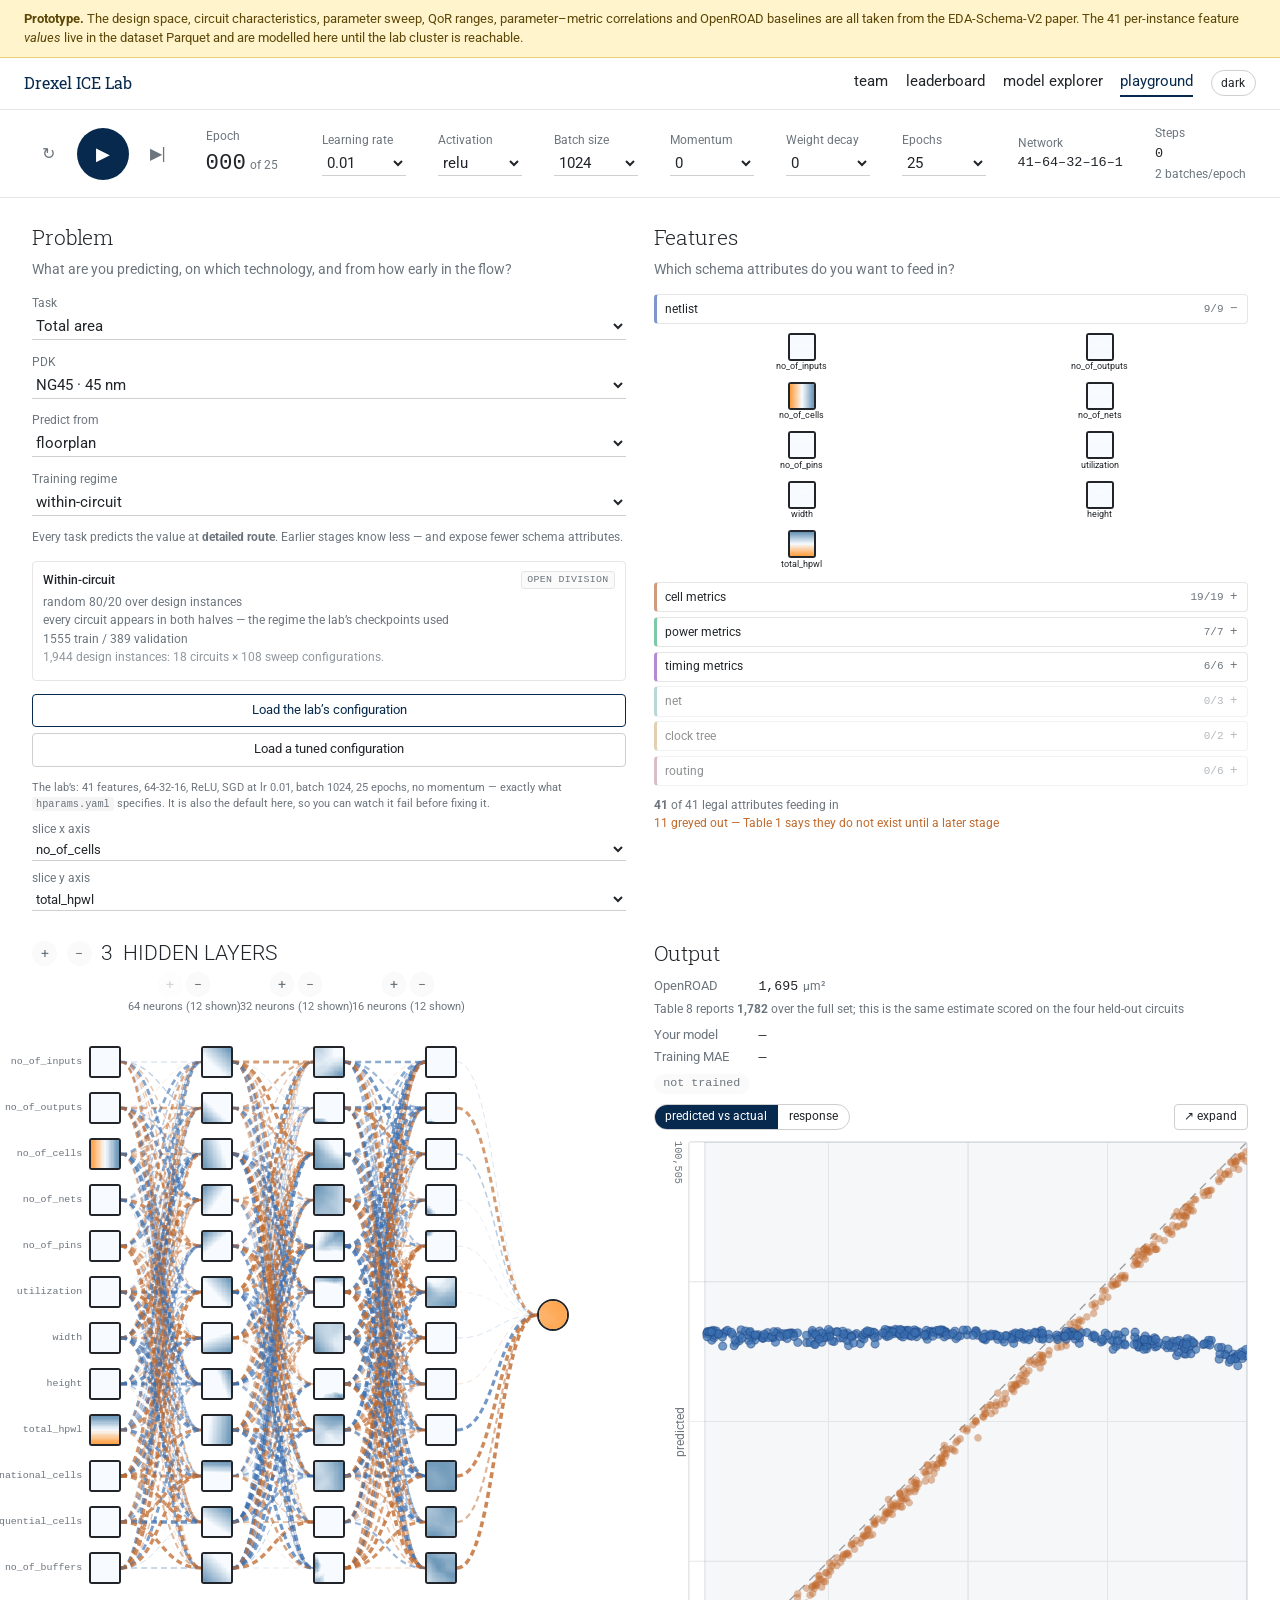
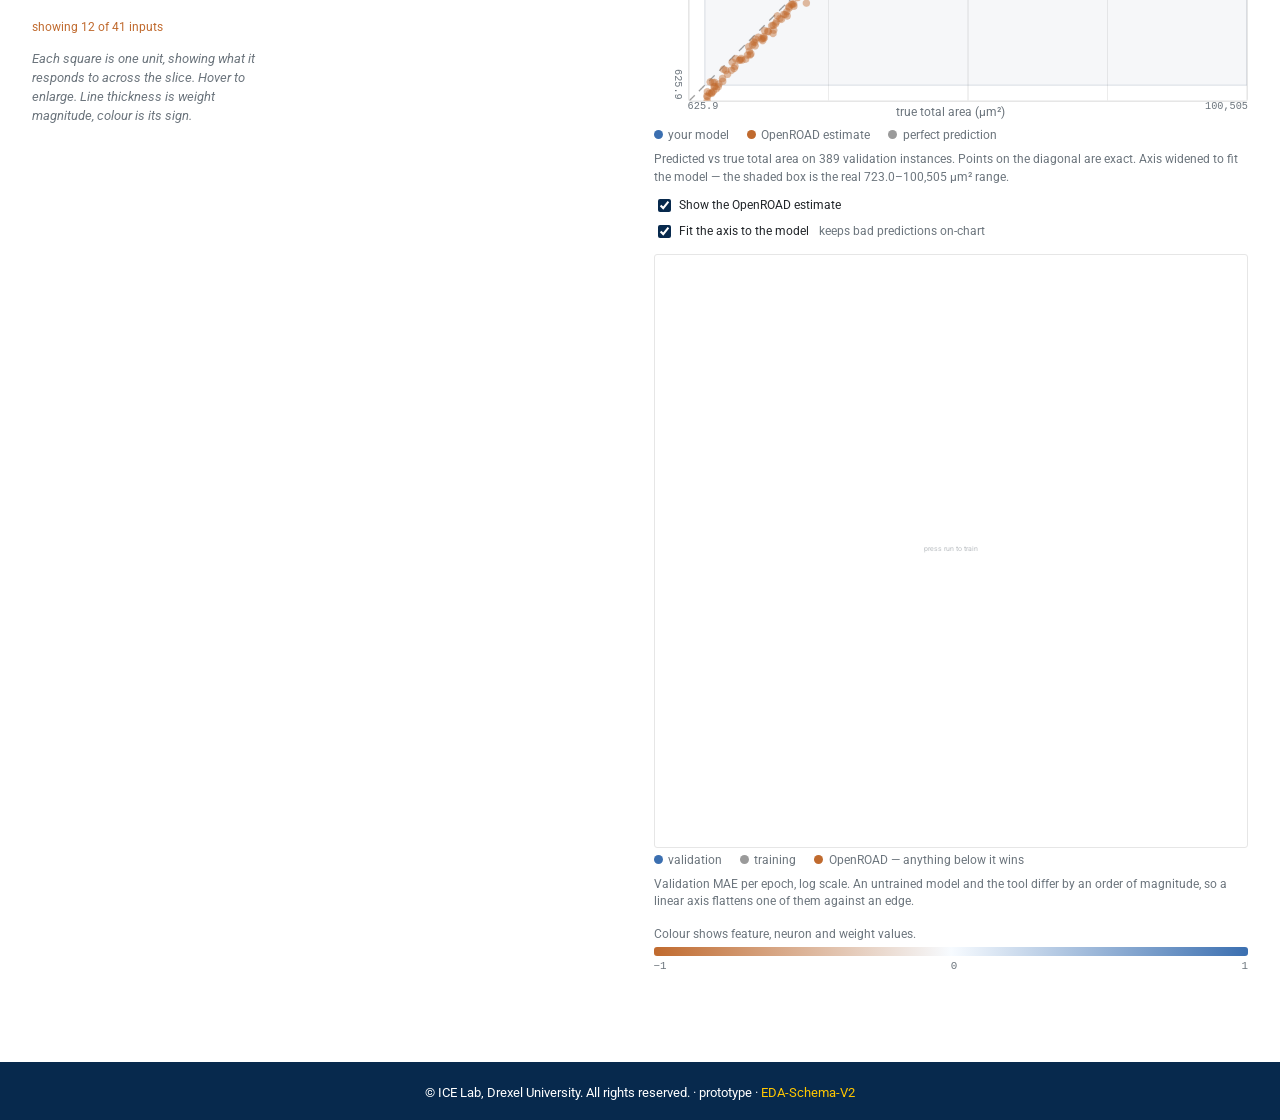
<file: playground.html>
<!DOCTYPE html>
<html lang="en" data-theme="light">
<head>
<meta charset="utf-8">
<meta name="viewport" content="width=device-width,initial-scale=1">
<meta name="robots" content="noindex">
<meta property="og:title" content="EDA Playground — Drexel ICE Lab">
<meta property="og:description" content="Pick a prediction task, choose which schema attributes feed in, shape the network, and see if you can beat the OpenROAD estimate.">
<link rel="icon" href="data:image/svg+xml,<svg xmlns='http://www.w3.org/2000/svg' viewBox='0 0 32 32'><rect width='32' height='32' rx='6' fill='%2307294D'/></svg>">
<link rel="preconnect" href="https://fonts.googleapis.com">
<link rel="preconnect" href="https://fonts.gstatic.com" crossorigin>
<link rel="stylesheet" href="https://fonts.googleapis.com/css?family=Roboto:300,400,500,700|Roboto+Slab:100,300,400,500,700|Material+Icons&display=swap">
<title>EDA Playground | Drexel ICE Lab</title>
<style>
/* ===================================================================
   Canonical design tokens — identical across index, explorer and
   playground. Two semantic palettes that must never collide:
   model families (saturated) and schema entities (muted).
   =================================================================== */
:root{
  /* radius scale */
  --r-xs:3px; --r-sm:4px; --r-md:6px; --r-lg:8px; --r-pill:999px;

  /* signed data, used by every chart */
  --pos:#3b6fb0; --neg:#c06a2e; --dead:#b8b5ae;

  /* model families — saturated */
  --fam-gnn:#2f6bb5; --fam-cnn:#c25f22; --fam-mlp:#2f8f6b;
  --fam-automl:#7a4bb8; --fam-hybrid:#a8762c;

  /* schema entities — muted, deliberately distinct from the families */
  --ent-netlist:#7d97cc; --ent-cell:#cf9b7e; --ent-power:#7cc9a8;
  --ent-timing:#b58ad1; --ent-net:#6fb3b3; --ent-clock:#c4a463;
  --ent-routing:#b07f96;
}
html[data-theme="dark"]{
  --pos:#6da3d8; --neg:#dd9558; --dead:#55524c;
  --fam-gnn:#6ba3de; --fam-cnn:#e08a4e; --fam-mlp:#5cbd94;
  --fam-automl:#a882dd; --fam-hybrid:#d0a45c;
  --ent-netlist:#93a9d6; --ent-cell:#d9ab92; --ent-power:#93d4ba;
  --ent-timing:#c4a1dc; --ent-net:#87c4c4; --ent-clock:#d1b57e;
  --ent-routing:#c295a8;
}

/* ==========================================================================
   EDA-Schema Leaderboard — Drexel ICE Lab theme
   Mirrors drexel-ice.github.io (al-folio Jekyll theme) so the leaderboard
   reads as part of the lab site rather than a bolt-on.

   Token names follow al-folio's --global-* convention exactly, so this file
   can be swapped for the lab's own _themes.scss output without renaming.
   Drop into static/css/ and link before the component styles.
   ========================================================================== */

/* --- Typography -----------------------------------------------------------
   al-folio loads Roboto + Roboto Slab from Google Fonts. Add this to <head>:

   <link rel="preconnect" href="https://fonts.googleapis.com">
   <link rel="preconnect" href="https://fonts.gstatic.com" crossorigin>
   <link rel="stylesheet" href="https://fonts.googleapis.com/css?family=Roboto:300,400,500,700|Roboto+Slab:100,300,400,500,700|Material+Icons&display=swap">
   (this is the exact font URL from the lab's _config.yml)

   The stacks below degrade cleanly if the fonts fail to load.
   -------------------------------------------------------------------------- */

:root {
  --global-font-sans:  "Roboto", -apple-system, BlinkMacSystemFont, "Segoe UI",
                       Oxygen, Ubuntu, Cantarell, "Helvetica Neue", sans-serif;
  --global-font-slab:  "Roboto Slab", Georgia, "Times New Roman", serif;
  --global-font-mono:  ui-monospace, SFMono-Regular, Menlo, Consolas, monospace;

  /* --- Drexel brand ---------------------------------------------------- */
  --global-theme-color:   #07294D;   /* Drexel navy  — links, nav, headers   */
  --global-accent-color:  #FFC600;   /* Drexel gold  — chrome accents ONLY,
                                        never data: 1.4:1 on white          */
  --global-hover-color:   #0E4276;   /* navy lightened for hover            */
  --global-hover-text-color: #ffffff;

  /* --- Surfaces and text ------------------------------------------------ */
  --global-bg-color:          #ffffff;
  --global-card-bg-color:     #fafafa;
  --global-code-bg-color:     #f5f5f5;
  --global-text-color:        #212529;
  --global-text-color-light:  #6c757d;
  --global-divider-color:     #e6e6e6;
  --global-divider-strong:    #cfcfcf;
  --global-highlight-color:   #FFC600;

  --global-footer-bg-color:   #07294D;
  --global-footer-text-color: #ffffff;
  --global-footer-link-color: #FFC600;

  /* --- Leaderboard data palette ----------------------------------------
     Deliberately NOT brand colors. Navy on navy kills a heatmap and gold on
     white fails contrast. Every pair below clears 4.5:1 on its own ground.  */
  --lb-win-bg:    #dcecd4;  --lb-win-fg:    #24632e;  --lb-win-solid:  #3f8a45;
  --lb-lose-bg:   #f8ded9;  --lb-lose-fg:   #9d2f26;  --lb-lose-solid: #b8453a;
  --lb-none-bg:   transparent; --lb-none-fg: #9a9a9a;
  --lb-sat-bg:    #e9e8f0;  --lb-sat-fg:    #4f4e5e;
  --lb-undef-bg:  #f2f0ec;  --lb-undef-fg:  #6b6558;  /* "no ± error" state */
  --lb-warn:      #a8701f;

  /* Architecture-diagram blocks */
  --lb-layer-in-bg:   #edebe6;  --lb-layer-in-br:   #cfcbc2;
  --lb-layer-op-bg:   #e4e2f7;  --lb-layer-op-br:   #b0a9e6;
  --lb-layer-pool-bg: #d8eae1;  --lb-layer-pool-br: #85c3a7;
  --lb-layer-out-bg:  #fadfd8;  --lb-layer-out-br:  #e09b8c;

  --global-radius: 6px;
  --global-shadow: 0 1px 3px rgba(0, 0, 0, .06);
}

/* --- Dark mode -------------------------------------------------------------
   al-folio ships a theme toggle writing [data-theme="dark"] on <html>.
   Matching it means the leaderboard follows the lab site's switch for free.  */
html[data-theme="dark"] {
  --global-bg-color:          #1c1c1d;
  --global-card-bg-color:     #212122;
  --global-code-bg-color:     #212122;
  --global-text-color:        #e8e8e8;
  --global-text-color-light:  #a0a0a0;
  --global-divider-color:     #3a3a3c;
  --global-divider-strong:    #4a4a4c;
  --global-theme-color:       #4d8fd1;   /* navy is unreadable on dark      */
  --global-hover-color:       #6ba6e0;

  /* Architecture blocks must darken too, or the label text is invisible */
  --lb-layer-in-bg:   #33333a;  --lb-layer-in-br:   #55555f;
  --lb-layer-op-bg:   #2f2b4d;  --lb-layer-op-br:   #5b52a0;
  --lb-layer-pool-bg: #1f3a30;  --lb-layer-pool-br: #3f7a62;
  --lb-layer-out-bg:  #402420;  --lb-layer-out-br:  #8a4c3f;

  --lb-win-bg:   #1f3a24;  --lb-win-fg:   #8ed69a;
  --lb-lose-bg:  #3d211e;  --lb-lose-fg:  #e8938a;
  --lb-sat-bg:   #2a2a33;  --lb-sat-fg:   #a8a6b8;
  --lb-undef-bg: #2e2c28;  --lb-undef-fg: #b0a894;
}

/* --- Base ---------------------------------------------------------------- */

body {
  margin: 0;
  background: var(--global-bg-color);
  color: var(--global-text-color);
  font-family: var(--global-font-sans);
  font-size: 15px;
  line-height: 1.6;
  -webkit-font-smoothing: antialiased;
}

/* al-folio sets headings in the slab face — this is the single strongest
   visual cue that a page belongs to the lab site. */
h1, h2, h3, h4, h5, h6 {
  font-family: var(--global-font-slab);
  font-weight: 400;
  color: var(--global-text-color);
  letter-spacing: -.005em;
  margin: 0 0 .5rem;
}
h1 { font-size: 2rem; }
h2 { font-size: 1.5rem; }
h3 { font-size: 1.2rem; }

/* al-folio lowercases page titles and nav labels. Keep it — it is a
   recognizable signature of the lab site. */
.page-title, .nav-link { text-transform: lowercase; }

a {
  color: var(--global-theme-color);
  text-decoration: none;
  transition: color .15s ease;
}
a:hover { color: var(--global-hover-color); text-decoration: underline; }

code, pre, .mono { font-family: var(--global-font-mono); font-size: .9em; }
code  { background: var(--global-code-bg-color); padding: .12em .4em;
        border-radius:var(--r-xs); }
pre   { background: var(--global-code-bg-color); padding: 1rem;
        border-radius: var(--global-radius); overflow-x: auto; }

.num { font-variant-numeric: tabular-nums; }

/* --- Navbar ---------------------------------------------------------------
   al-folio: white ground, logo left, lowercase links right, thin bottom rule.
   The leaderboard keeps that rather than a navy bar, so the two sites feel
   continuous. Navy is reserved for links, active state, and the footer.      */

.navbar {
  display: flex; align-items: center; gap: 1.5rem;
  padding: .9rem 1.5rem;
  background: var(--global-bg-color);
  border-bottom: 1px solid var(--global-divider-color);
  position: sticky; top: 0; z-index: 100;
}
.navbar .brand { display: flex; align-items: center; gap: .7rem; }
.navbar .brand img { height: 34px; width: auto; }
.navbar .brand .title {
  font-family: var(--global-font-slab);
  font-size: 1.05rem; color: var(--global-theme-color);
}
.navbar nav { margin-left: auto; display: flex; gap: 1.4rem; }
.navbar nav a {
  font-size: .95rem; color: var(--global-text-color);
  text-transform: lowercase; padding-bottom: 2px;
  border-bottom: 2px solid transparent;
}
.navbar nav a:hover { color: var(--global-theme-color); text-decoration: none; }
.navbar nav a[aria-current="page"] {
  color: var(--global-theme-color);
  border-bottom-color: var(--global-accent-color);  /* gold underline */
}

/* --- Layout -------------------------------------------------------------- */

/* al-folio sets max_width: 930px in _config.yml. Prose keeps that; the data grid
   needs more room, so .container--wide is the one documented deviation. */
.container { max-width: 930px; margin: 0 auto; padding: 2rem 1.5rem 4rem; }
.container--wide { max-width: 1440px; }

.page-header { margin-bottom: 1.75rem; }
.page-header h1 { margin-bottom: .25rem; }
.page-header .lead {
  font-size: 1.05rem; color: var(--global-text-color-light); margin: 0;
}

/* --- Tables ---------------------------------------------------------------
   al-folio uses Bootstrap-ish tables: light header rule, row dividers,
   no vertical borders, subtle row hover.                                     */

.table { width: 100%; border-collapse: collapse; }
.table th {
  font-family: var(--global-font-sans);
  font-size: .9rem; font-weight: 500;
  color: var(--global-text-color-light);
  text-align: left; padding: .6rem .7rem;
  border-bottom: 2px solid var(--global-divider-strong);
}
.table td {
  padding: .7rem; border-bottom: 1px solid var(--global-divider-color);
}
.table tbody tr:hover td { background: var(--global-card-bg-color); }
.table .r { text-align: right; }
.table .c { text-align: center; }

/* --- Cards and pills ----------------------------------------------------- */

.card {
  background: var(--global-card-bg-color);
  border: 1px solid var(--global-divider-color);
  border-radius: var(--global-radius);
  padding: 1rem 1.2rem;
}

.pill {
  font: inherit; font-size: .92rem;
  padding: .4rem .9rem;
  border: 1px solid transparent; border-radius:var(--r-pill);
  background: none; color: var(--global-text-color);
  cursor: pointer; transition: background .15s ease;
}
.pill:hover { background: var(--global-card-bg-color); }
.pill[aria-pressed="true"] {
  background: var(--global-theme-color);
  color: #fff; border-color: var(--global-theme-color);
}

.badge {
  font-size: .78rem; padding: .15rem .6rem; border-radius:var(--r-pill);
  background: var(--global-card-bg-color);
  border: 1px solid var(--global-divider-color);
  color: var(--global-text-color-light);
}
.badge--verified { background: var(--lb-win-bg); color: var(--lb-win-fg);
                   border-color: transparent; }
.badge--flagged  { color: var(--lb-warn); border-color: var(--lb-warn); }

/* --- Leaderboard cells --------------------------------------------------- */

.cell {
  border-radius: var(--global-radius);
  padding: .6rem .5rem; margin: .25rem;
  text-align: center; cursor: pointer;
  border: 1px solid transparent;
  transition: box-shadow .12s ease;
}
.cell:hover { box-shadow: 0 0 0 2px rgba(7, 41, 77, .28); }
.cell .who { font-size: .85rem; line-height: 1.3; }
.cell .val { font-size: 1rem; font-weight: 500; margin-top: 1px; }

.cell--win   { background: var(--lb-win-bg);   color: var(--lb-win-fg); }
.cell--lose  { background: var(--lb-lose-bg);  color: var(--lb-lose-fg); }
.cell--sat   { background: var(--lb-sat-bg);   color: var(--lb-sat-fg); }
.cell--undef { background: var(--lb-undef-bg); color: var(--lb-undef-fg); }
.cell--none  { background: var(--lb-none-bg);  color: var(--lb-none-fg);
               cursor: default; }
.cell--none:hover { box-shadow: none; }

.row--void {
  background: var(--global-card-bg-color);
  color: var(--global-text-color-light);
  text-align: center; font-size: .9rem; padding: .9rem;
}

/* --- Focus and motion ---------------------------------------------------- */

:focus-visible {
  outline: 2px solid var(--global-accent-color);
  outline-offset: 2px;
}
@media (prefers-reduced-motion: reduce) {
  * { transition: none !important; animation: none !important; }
}

/* --- Footer ---------------------------------------------------------------
   al-folio's footer is a full-width bar with centered muted text. Ours is
   navy with gold links, which is where the brand pair actually works.        */

.footer {
  background: var(--global-footer-bg-color);
  color: var(--global-footer-text-color);
  text-align: center; padding: 1.5rem; font-size: .85rem;
}
.footer a { color: var(--global-footer-link-color); }

/* --- Responsive ---------------------------------------------------------- */

@media (max-width: 900px) {
  .matrix-scroll { overflow-x: auto; -webkit-overflow-scrolling: touch; }
  .matrix-scroll .table th:first-child,
  .matrix-scroll .table td:first-child {
    position: sticky; left: 0; background: var(--global-bg-color);
    z-index: 2;
  }
  .navbar nav { gap: .9rem; font-size: .9rem; }
}

*{box-sizing:border-box}
body{margin:0;background:var(--page);color:var(--global-text-color);
  font-family:var(--global-font-sans);font-size:15px;line-height:1.5}
.mono{font-family:var(--global-font-mono);font-variant-numeric:tabular-nums}

.bar{padding:.55rem 1.5rem;font-size:.82rem;background:#FFF4CC;
  border-bottom:1px solid #E8CE72;color:#5c4708}
html[data-theme="dark"] .bar{background:#3a2f0d;border-bottom-color:#6b5a1e;color:#e8d79a}
.navbar{display:flex;align-items:center;gap:1.3rem;padding:.75rem 1.5rem;
  background:var(--global-bg-color);border-bottom:1px solid var(--global-divider-color)}
.navbar .title{font-family:var(--global-font-slab);font-size:1rem;color:var(--global-theme-color)}
.navbar nav{margin-left:auto;display:flex;gap:1.1rem;font-size:.88rem;align-items:center}
.navbar nav a{color:var(--global-text-color);text-decoration:none;text-transform:lowercase;
  padding-bottom:2px;border-bottom:2px solid transparent}
.navbar nav a[aria-current]{color:var(--global-theme-color);border-bottom-color:var(--gold)}
.themebtn{font:inherit;font-size:.78rem;padding:.16rem .6rem;border-radius:var(--r-pill);
  border:1px solid var(--global-divider-strong);background:none;cursor:pointer;
  color:var(--global-text-color)}

/* toolbar */
.toolbar{background:var(--global-bg-color);border-bottom:1px solid var(--global-divider-color);
  padding:.9rem 2rem;display:flex;align-items:center;gap:2rem;flex-wrap:wrap}
.runbtns{display:flex;align-items:center;gap:.8rem}
.rb{width:52px;height:52px;border-radius:50%;border:none;cursor:pointer;
  background:var(--global-theme-color);color:#fff;font-size:1.15rem;
  display:flex;align-items:center;justify-content:center;transition:opacity .15s}
.rb:hover{opacity:.85}
.rb.sm{width:32px;height:32px;background:none;color:var(--global-text-color-light);font-size:1rem}
.rb.sm:hover{color:var(--global-theme-color);opacity:1}
.tb{display:flex;flex-direction:column;gap:.1rem;min-width:84px}
.tb label{font-size:.76rem;color:var(--global-text-color-light)}
.tb select{font:inherit;font-size:.95rem;padding:.14rem .1rem;border:none;
  border-bottom:1px solid var(--global-divider-strong);background:none;
  color:var(--global-text-color);border-radius:0}
.tb select:focus{outline:none;border-bottom-color:var(--global-theme-color)}
.epoch{font-size:1.4rem;font-weight:300;font-variant-numeric:tabular-nums}
.epochsub{font-size:.72rem;color:var(--global-text-color-light)}

.wrap{max-width:1600px;margin:0 auto;padding:1.5rem 2rem 3rem}
.cols{display:grid;grid-template-columns:196px 208px 1fr 470px;gap:1.7rem;align-items:start}
@media(max-width:1420px){.cols{grid-template-columns:1fr 1fr}}
@media(max-width:760px){.cols{grid-template-columns:1fr}}
.colh{font-size:1.3rem;font-weight:300;margin:0 0 .4rem}
.colq{font-size:.85rem;color:var(--global-text-color-light);margin:0 0 .9rem;line-height:1.45}

/* problem column */
.psel{margin-bottom:.8rem}
.psel label{font-size:.76rem;color:var(--global-text-color-light);display:block;margin-bottom:.05rem}
.psel select{width:100%;font:inherit;font-size:.92rem;padding:.18rem 0;border:none;
  border-bottom:1px solid var(--global-divider-strong);background:none;
  color:var(--global-text-color);border-radius:0}
.psel select:focus{outline:none;border-bottom-color:var(--global-theme-color)}
.splitbox{background:var(--global-bg-color);border:1px solid var(--global-divider-color);
  border-radius:var(--r-sm);padding:.55rem .65rem;margin:.9rem 0 .8rem;font-size:.76rem;
  color:var(--global-text-color-light);line-height:1.5}
.splitbox b{color:var(--global-text-color);font-weight:500}
.cfgbtn{width:100%;font:inherit;font-size:.79rem;padding:.4rem;border-radius:var(--r-sm);cursor:pointer;
  border:1px solid var(--global-divider-strong);background:var(--global-bg-color);
  color:var(--global-text-color);margin-bottom:.35rem}
.cfgbtn:hover{border-color:var(--global-theme-color);color:var(--global-theme-color)}
.cfgbtn.key{border-color:var(--global-theme-color);color:var(--global-theme-color)}
.cfgbtn.key:hover{background:var(--global-theme-color);color:#fff}
.prov{font-size:.71rem;color:var(--global-text-color-light);line-height:1.45;margin:.4rem 0 0}
.axr{margin-top:.55rem}
.axr label{font-size:.72rem;color:var(--global-text-color-light);display:block}
.axr select{width:100%;font:inherit;font-size:.8rem;padding:.16rem 0;border:none;
  border-bottom:1px solid var(--global-divider-strong);background:none;
  color:var(--global-text-color)}

/* features */
.fam{margin-bottom:.28rem}
.famh{width:100%;display:flex;align-items:center;gap:.4rem;font:inherit;font-size:.78rem;
  padding:.3rem .5rem;border-radius:var(--r-sm);cursor:pointer;background:var(--global-bg-color);
  border:1px solid var(--global-divider-color);border-left:3px solid;
  color:var(--global-text-color);text-align:left}
.famh.allgated{opacity:.5}
.famn{flex:1}
.famc{font-family:var(--global-font-mono);font-size:.69rem;color:var(--global-text-color-light)}
.famx{font-family:var(--global-font-mono);color:var(--global-text-color-light);width:9px}
.famg{display:grid;grid-template-columns:1fr 1fr;gap:.22rem;padding:.3rem .05rem}
.ft{position:relative;display:flex;flex-direction:column;align-items:center;gap:.08rem;
  font:inherit;font-size:.56rem;padding:.15rem;border-radius:var(--r-sm);cursor:pointer;background:none;
  border:1px solid transparent;color:var(--global-text-color-light);line-height:1.1;
  text-align:center;word-break:break-word;opacity:.5}
.ft:hover{background:var(--global-bg-color);opacity:.82}
.ft.on{opacity:1;color:var(--global-text-color)}
.ftc{border-radius:var(--r-xs);border:1px solid var(--global-divider-color);display:block}
.ft.on .ftc{border:2px solid var(--global-text-color)}
.ft.gated{opacity:.22;cursor:not-allowed}
.ft.gated:hover{background:none;opacity:.22}
.gt{position:absolute;top:0;right:1px;font-style:normal;font-size:.48rem;
  font-family:var(--global-font-mono);background:var(--neg);color:#fff;
  border-radius:var(--r-xs);padding:0 2px}
.famnote{font-size:.68rem;color:var(--global-text-color-light);font-style:italic;
  margin:.1rem 0 .3rem .2rem}
.featcount{font-size:.76rem;color:var(--global-text-color-light);margin-top:.6rem;line-height:1.5}
.gatenote{color:var(--neg)}
.okgate{color:var(--global-text-color-light);font-style:italic}

/* network */
.lhead{display:flex;align-items:center;gap:.6rem;margin-bottom:.15rem}
.lhead .n{font-size:1.3rem;font-weight:300}
.lhead .t{font-size:1.3rem;font-weight:300}
.pm{width:25px;height:25px;border-radius:50%;font:inherit;font-size:.85rem;cursor:pointer;
  border:none;background:var(--global-card-bg-color);color:var(--global-text-color-light);
  line-height:1;padding:0;display:inline-flex;align-items:center;justify-content:center}
.pm:hover:not(:disabled){background:var(--global-theme-color);color:#fff}
.pm:disabled{opacity:.3;cursor:default}
#layerctl{position:relative;height:42px;margin-bottom:.1rem}
.lcw{position:absolute;transform:translateX(-50%);text-align:center}
.lcb{display:flex;gap:.22rem;justify-content:center}
.lcn{font-size:.7rem;color:var(--global-text-color-light);margin-top:.12rem;white-space:nowrap}
#netbox{position:relative;margin:0 auto}
#edges{position:absolute;left:0;top:0;pointer-events:none}
#netbox.running .lk{animation:flow .9s linear infinite}
@keyframes flow{to{stroke-dashoffset:-20}}
.nd{position:absolute;border:2px solid var(--global-text-color);border-radius:var(--r-xs);
  image-rendering:pixelated;cursor:pointer;transition:transform .14s;z-index:2}
.nd:hover{transform:scale(1.8);z-index:9;box-shadow:0 3px 14px rgba(0,0,0,.22)}
.nd.out{border-radius:50%}
.ndl{position:absolute;transform:translateX(-100%);font-size:.62rem;
  color:var(--global-text-color-light);white-space:nowrap;z-index:2;
  font-family:var(--global-font-mono)}
.netnote{font-size:.79rem;color:var(--global-text-color-light);font-style:italic;
  max-width:34ch;margin:.9rem 0 0}
.innote{font-size:.72rem;color:var(--neg);margin-top:.2rem}

/* output */
.lossrow{font-size:.92rem;margin-bottom:.05rem;display:flex;align-items:baseline;gap:.3rem}
.lossrow .lbl{color:var(--global-text-color-light);font-size:.82rem;min-width:100px}
.lossrow b{font-variant-numeric:tabular-nums;font-weight:500}
.lossrow .u{font-size:.72rem;color:var(--global-text-color-light)}
.basenote{font-size:.72rem;color:var(--global-text-color-light);line-height:1.45;
  margin:.25rem 0 .5rem}
.plotwrap{position:relative;margin-top:.7rem;padding:0 0 22px 34px}
#out{width:100%;height:auto;aspect-ratio:1;border:1px solid var(--global-divider-color);
  border-radius:var(--r-xs);cursor:crosshair;display:block}
.axlbl{position:absolute;font-size:.72rem;color:var(--global-text-color-light);
  font-family:var(--global-font-sans)}
.axlbl.x{bottom:2px;left:50%;transform:translateX(-50%)}
.axlbl.y{left:2px;top:50%;transform:translateY(-50%) rotate(-90deg);transform-origin:center}
.axtick{position:absolute;font-size:.64rem;font-family:var(--global-font-mono);
  color:var(--global-text-color-light)}
.axtick.x0{bottom:9px;left:34px}
.axtick.x1{bottom:9px;right:0}
.axtick.y0{left:16px;bottom:24px;writing-mode:vertical-rl}
.axtick.y1{left:16px;top:0;writing-mode:vertical-rl}
.plotleg{display:flex;gap:1.1rem;flex-wrap:wrap;font-size:.76rem;
  color:var(--global-text-color-light);margin-top:.15rem}
.plotleg i{width:9px;height:9px;border-radius:var(--r-pill);display:inline-block;margin-right:.35rem}
.outtog{display:inline-flex;border:1px solid var(--global-divider-strong);border-radius:var(--r-pill);
  overflow:hidden;margin-top:.6rem}
.outtog button{font:inherit;font-size:.73rem;padding:.18rem .68rem;background:none;border:none;
  cursor:pointer;color:var(--global-text-color)}
.outtog button[aria-pressed="true"]{background:var(--global-theme-color);color:#fff}
.outcap{font-size:.75rem;color:var(--global-text-color-light);margin:.45rem 0 .6rem;line-height:1.45}
.vd{display:inline-block;font-size:.73rem;padding:.1rem .6rem;border-radius:var(--r-pill);
  font-family:var(--global-font-mono);margin-top:.3rem}
.vd.idle{background:var(--global-card-bg-color);color:var(--global-text-color-light)}
.vd.win{background:var(--lb-win-bg);color:var(--lb-win-fg)}
.vd.lose{background:var(--lb-lose-bg);color:var(--lb-lose-fg)}
.cbx{font-size:.78rem;display:flex;align-items:center;gap:.35rem;margin-top:.45rem}
.cbx input{accent-color:var(--global-theme-color)}
.scale{margin-top:.9rem;font-size:.78rem;color:var(--global-text-color-light);line-height:1.4}
.scalebar{height:9px;border-radius:var(--r-xs);margin:.3rem 0 .15rem;
  background:linear-gradient(to right,#c06a2e,#f7fbff,#3b6fb0)}
.scalen{display:flex;justify-content:space-between;font-size:.68rem;
  font-family:var(--global-font-mono)}
text.cl{font-size:10px;fill:var(--global-text-color-light);font-family:var(--global-font-sans)}

#tip{position:fixed;z-index:200;pointer-events:none;opacity:0;transition:opacity .1s;
  background:var(--global-text-color);color:var(--global-bg-color);font-size:.74rem;
  line-height:1.5;padding:.45rem .6rem;border-radius:var(--r-sm);max-width:210px;
  box-shadow:0 3px 12px rgba(0,0,0,.2)}
#tip.on{opacity:1}
#tip .dim{opacity:.7}

.foot{text-align:center;padding:1.3rem;font-size:.8rem;
  background:var(--global-footer-bg-color);color:#fff;margin-top:2.5rem}
.foot a{color:var(--global-footer-link-color)}
@media(prefers-reduced-motion:reduce){.nd:hover{transform:none}
  #netbox.running .lk{animation:none}}
.splithd{display:flex;align-items:center;gap:.4rem;margin-bottom:.25rem}
.splithd b{color:var(--global-text-color);flex:1}
.divtag{font-size:.62rem;font-family:var(--global-font-mono);padding:.05rem .35rem;
  border-radius:var(--r-xs);text-transform:uppercase;letter-spacing:.03em}
.divtag.closed{background:var(--lb-win-bg);color:var(--lb-win-fg)}
.divtag.open{background:var(--global-card-bg-color);color:var(--global-text-color-light);
  border:1px solid var(--global-divider-color)}
.splitbox .dim{opacity:.75}
.splithard{display:block;color:var(--neg);margin-top:.3rem;font-size:.72rem;line-height:1.4}

/* ---- output: bigger plot, expandable ---- */
.outbar{display:flex;align-items:center;gap:.6rem;margin-top:.6rem}
.outbar .outtog{margin-top:0}
.expandb{margin-left:auto;font:inherit;font-size:.74rem;padding:.2rem .6rem;border-radius:var(--r-sm);
  cursor:pointer;border:1px solid var(--global-divider-strong);background:var(--global-bg-color);
  color:var(--global-text-color)}
.expandb:hover{border-color:var(--global-theme-color);color:var(--global-theme-color)}
.offnote{font-size:.75rem;color:var(--neg);margin:.45rem 0 0;line-height:1.4}
.cbxhint{color:var(--global-text-color-light);font-size:.72rem;margin-left:.25rem}

/* expanded: the plot takes the screen */
body.plotbig{overflow:hidden}
body.plotbig .cols>div:nth-child(4){
  position:fixed;inset:2.5vh 2.5vw;z-index:300;background:var(--global-bg-color);
  border:1px solid var(--global-divider-strong);border-radius:var(--r-lg);
  padding:1.2rem 1.5rem;overflow-y:auto;
  box-shadow:0 12px 60px rgba(0,0,0,.28);
  display:grid;grid-template-columns:1fr 300px;gap:1.6rem;align-content:start}
body.plotbig .cols>div:nth-child(4)>h2{grid-column:1/-1}
body.plotbig .plotwrap{grid-row:span 8;padding:0 0 26px 40px;align-self:start}
body.plotbig #out{max-height:82vh;width:auto;margin:0 auto}
body.plotbig::after{content:"";position:fixed;inset:0;z-index:299;
  background:rgba(0,0,0,.35);backdrop-filter:blur(2px)}
html[data-theme="dark"] body.plotbig::after{background:rgba(0,0,0,.55)}

/* the two plots are the same size */
.plotwrap--loss{padding:0;margin-top:.8rem}
.plotwrap--loss #loss{width:100%;height:auto;aspect-ratio:1;display:block;
  border:1px solid var(--global-divider-color);border-radius:var(--r-xs);
  background:var(--global-bg-color)}
body.plotbig .plotwrap--loss{grid-column:1;grid-row:auto}
body.plotbig .plotwrap--loss #loss{max-height:82vh;width:auto;margin:0 auto}

</style>
</head>
<body>

<div class="bar"><b>Prototype.</b> The design space, circuit characteristics, parameter sweep,
QoR ranges, parameter&ndash;metric correlations and OpenROAD baselines are all taken from the
EDA-Schema-V2 paper. The 41 per-instance feature <i>values</i> live in the dataset Parquet and are
modelled here until the lab cluster is reachable.</div>

<div class="navbar">
  <span class="title">Drexel ICE Lab</span>
  <nav>
    <a href="https://drexel-ice.github.io/">team</a>
    <a href="index.html">leaderboard</a>
    <a href="explorer.html">model explorer</a>
    <a href="playground.html" aria-current="page">playground</a>
    <button class="themebtn" id="themebtn">dark</button>
  </nav>
</div>

<div class="toolbar">
  <div class="runbtns">
    <button class="rb sm" id="resetb" title="reset">&#8635;</button>
    <button class="rb" id="play" title="run">&#9654;</button>
    <button class="rb sm" id="stepb" title="one epoch">&#9654;&#124;</button>
  </div>
  <div class="tb"><label>Epoch</label>
    <div><span class="epoch mono" id="epoch">000</span>
    <span class="epochsub">of <span id="epochcap">25</span></span></div></div>
  <div class="tb"><label>Learning rate</label>
    <select id="lr"><option>0.003</option><option selected>0.01</option><option>0.03</option>
      <option>0.1</option><option>0.3</option></select></div>
  <div class="tb"><label>Activation</label>
    <select id="actsel"><option>tanh</option><option selected>relu</option>
      <option>sigmoid</option><option>linear</option></select></div>
  <div class="tb"><label>Batch size</label>
    <select id="bsz"><option>32</option><option>64</option><option>256</option>
      <option selected>1024</option></select></div>
  <div class="tb"><label>Momentum</label>
    <select id="mom"><option selected>0</option><option>0.5</option><option>0.9</option></select></div>
  <div class="tb"><label>Weight decay</label>
    <select id="wd"><option selected>0</option><option>0.0001</option><option>0.001</option></select></div>
  <div class="tb"><label>Epochs</label>
    <select id="epcap"><option selected>25</option><option>50</option><option>100</option>
      <option>150</option><option>300</option></select></div>
  <div class="tb"><label>Network</label><span class="mono" id="shape">&mdash;</span></div>
  <div class="tb"><label>Steps</label><span class="mono" id="steps">0</span>
    <span class="epochsub"><span id="batches">0</span> batches/epoch</span></div>
</div>

<div class="wrap">
<div class="cols">

  <!-- PROBLEM -->
  <div>
    <h2 class="colh">Problem</h2>
    <p class="colq">What are you predicting, on which technology, and from how early in the flow?</p>
    <div class="psel"><label>Task</label><select id="tasksel"></select></div>
    <div class="psel"><label>PDK</label><select id="pdksel"></select></div>
    <div class="psel"><label>Predict from</label><select id="stagesel"></select></div>
    <div class="psel"><label>Training regime</label><select id="regsel"></select></div>
    <p class="colq" style="font-size:.78rem;margin-bottom:.4rem">
      Every task predicts the value at <b>detailed route</b>. Earlier stages know less
      &mdash; and expose fewer schema attributes.</p>

    <div class="splitbox">
      <div class="splithd"><b id="splitname"></b><span class="divtag" id="splitdiv"></span></div>
      <span id="splitwhat"></span><br>
      <span id="splitn"></span><br>
      <span class="dim">1,944 design instances: 18 circuits &times; 108 sweep configurations.</span>
      <span class="splithard" id="splithard"></span>
    </div>

    <button class="cfgbtn key" id="labcfg">Load the lab&rsquo;s configuration</button>
    <button class="cfgbtn" id="tunedcfg">Load a tuned configuration</button>
    <p class="prov">The lab&rsquo;s: 41 features, 64-32-16, ReLU, SGD at lr&nbsp;0.01,
      batch&nbsp;1024, 25&nbsp;epochs, no momentum &mdash; exactly what
      <code>hparams.yaml</code> specifies. It is also the default here, so you can watch it
      fail before fixing it.</p>

    <div class="axr"><label>slice x axis</label><select id="axsel"></select></div>
    <div class="axr"><label>slice y axis</label><select id="aysel"></select></div>
  </div>

  <!-- FEATURES -->
  <div>
    <h2 class="colh">Features</h2>
    <p class="colq">Which schema attributes do you want to feed in?</p>
    <div id="features"></div>
    <p class="featcount" id="featcount"></p>
  </div>

  <!-- NETWORK -->
  <div>
    <div class="lhead">
      <button class="pm" id="addl">+</button>
      <button class="pm" id="dell">&minus;</button>
      <span class="n" id="layercount">3</span>
      <span class="t">HIDDEN LAYERS</span>
    </div>
    <div id="layerctl"></div>
    <div id="netbox"><svg id="edges"></svg></div>
    <p class="innote" id="innote"></p>
    <p class="netnote">Each square is one unit, showing what it responds to across the slice.
      Hover to enlarge. Line thickness is weight magnitude, colour is its sign.</p>
  </div>

  <!-- OUTPUT -->
  <div>
    <h2 class="colh">Output</h2>
    <div class="lossrow"><span class="lbl">OpenROAD</span>
      <b class="mono" id="basev">&mdash;</b><span class="u" id="baseunit"></span></div>
    <div class="basenote" id="basenote"></div>
    <div class="lossrow"><span class="lbl">Your model</span>
      <b class="mono" id="yourv">&mdash;</b><span class="u" id="yourunit"></span></div>
    <div class="lossrow"><span class="lbl">Training MAE</span>
      <b class="mono" id="trainv">&mdash;</b></div>
    <div><span class="vd idle" id="verdict">not trained</span></div>

    <div class="outbar">
      <div class="outtog">
        <button data-out="scatter" aria-pressed="true">predicted vs actual</button>
        <button data-out="surface" aria-pressed="false">response</button>
      </div>
      <button class="expandb" id="expandb">&#8599; expand</button>
    </div>
    <div class="plotwrap">
      <canvas id="out" width="880" height="880"></canvas>
      <span class="axlbl x" id="axx">true value</span>
      <span class="axlbl y" id="axy">predicted</span>
      <span class="axtick x0" id="tx0"></span>
      <span class="axtick x1" id="tx1"></span>
      <span class="axtick y0" id="ty0"></span>
      <span class="axtick y1" id="ty1"></span>
    </div>
    <div class="plotleg" id="plotleg">
      <span><i style="background:#3b6fb0"></i>your model</span>
      <span><i style="background:#c06a2e"></i>OpenROAD estimate</span>
      <span><i style="background:#9a9a9a"></i>perfect prediction</span>
    </div>
    <p class="offnote" id="offnote"></p>
    <p class="outcap" id="outcap"></p>
    <label class="cbx"><input type="checkbox" id="showbase" checked> Show the OpenROAD estimate</label>
    <label class="cbx"><input type="checkbox" id="fitax" checked> Fit the axis to the model
      <span class="cbxhint">keeps bad predictions on-chart</span></label>

    <div class="plotwrap plotwrap--loss">
      <svg viewBox="0 0 880 880" id="loss"></svg>
    </div>
    <div class="plotleg">
      <span><i style="background:#3b6fb0"></i>validation</span>
      <span><i style="background:#9a9a9a"></i>training</span>
      <span><i style="background:#c06a2e"></i>OpenROAD &mdash; anything below it wins</span>
    </div>
    <p class="outcap">Validation MAE per epoch, log scale. An untrained model and the tool
      differ by an order of magnitude, so a linear axis flattens one of them against an edge.</p>

    <div class="scale">
      Colour shows feature, neuron and weight values.
      <div class="scalebar"></div>
      <div class="scalen"><span>&minus;1</span><span>0</span><span>1</span></div>
    </div>
  </div>

</div>
</div>

<div id="tip"></div>

<div class="foot">&copy; ICE Lab, Drexel University. All rights reserved. &middot; prototype &middot;
  <a href="https://drexel-ice.github.io/eda-schema/">EDA-Schema-V2</a></div>

<script>
/* ===================================================================
   Published EDA-Schema-V2 data, transcribed from arXiv:2605.06952.
   Everything in this file is real. Nothing here is invented.
   =================================================================== */

/* Table 2 — IWLS'05 circuits, from pre-synthesis RTL */
const CIRCUITS=[
 ["ac97_ctrl",   84, 48, 2211],
 ["aes_core",   259,129,  562],
 ["des3_area",  240, 64,   64],
 ["ethernet",    96,115,10544],
 ["i2c",         19, 14,  129],
 ["jpeg",        20, 27, 4383],
 ["mem_ctrl",   115,152, 1083],
 ["pci",        162,207, 3220],
 ["sasc",        16, 12,  118],
 ["simple_spi",  16, 12,  131],
 ["spi",         47, 45,  229],
 ["ss_pcm",      19,  9,   87],
 ["systemcaes", 260,129,  670],
 ["systemcdes", 132, 65,  190],
 ["tv80",        14, 32,  361],
 ["usb_funct",  128,121, 1740],
 ["usb_phy",     15, 18,  108],
 ["wb_dma",     217,215,  521]];

/* Table 4 — barely-pass and barely-fail target clock period, ns, per circuit per PDK */
const BPBF={
 ng45:  [[0.6,0.5],[1.5,1.25],[2.5,2.25],[1.65,1.5],[0.65,0.55],[1.8,1.6],[1.75,1.25],
         [1,0.75],[0.6,0.5],[0.55,0.45],[1.5,1.25],[0.38,0.325],[1.75,1.5],[1.45,1.25],
         [2.25,1.9],[1,0.8],[0.45,0.35],[1.25,0.9]],
 asap7: [[0.375,0.35],[0.75,0.725],[1.225,1.2],[0.75,0.725],[0.375,0.35],[1.125,1.1],
         [0.875,0.85],[0.825,0.81],[0.4,0.375],[0.325,0.3],[0.775,0.75],[0.275,0.25],
         [0.85,0.825],[0.75,0.725],[1.2,1.175],[0.425,0.4],[0.3,0.275],[0.7,0.675]],
 sky130:[[2.5,2.25],[4.75,4.5],[7.75,7.5],[5.25,5],[2.75,2.5],[6,5.75],[6.25,6],
         [3.75,3.5],[2.25,2],[2.25,1.9],[4.75,4.5],[1.5,1.35],[5.75,5.5],[5,4.8],
         [8.25,8],[2.75,2.5],[1.75,1.5],[4.25,4]],
 ihp130:[[2.35,2.3],[4.25,4],[8.5,8.25],[5.5,5.25],[2.25,2],[9.5,9.25],[5.25,5],
         [3.5,3.25],[2,1.75],[1.75,1.5],[4.75,4.5],[1.4,1.2],[5.5,5.25],[4,3.75],
         [7.5,7.25],[3.25,3],[1.4,1.25],[4.5,4.25]]};

/* Table 5 — the parameter sweep. 4 x 3 x 3 x 3 = 108 configurations per circuit. */
const SWEEP={
 tcp:      ["0.8xBF","BF","BP","1.2xBP"],
 aspect:   [0.5,1.0,1.5],
 util:     {ng45:[0.3,0.4,0.5],sky130:[0.2,0.3,0.4],
            ihp130:[0.2,0.3,0.4],asap7:[0.3,0.4,0.5]},
 density:  [1.0,1.25,1.5]};

/* Table 6 — final-stage QoR ranges per PDK */
const QOR_RANGE={
 total_area:          {ng45:[723,100505],sky130:[3576,513155],
                       ihp130:[16056,5592904],asap7:[58,9333]},
 total_power:         {ng45:[2230,456000],sky130:[3690,700000],
                       ihp130:[3410,383000],asap7:[654,115000]},
 total_wirelength:    {ng45:[2326.59,900314.625],sky130:[5639.58,2137809.055],
                       ihp130:[10166.155,3621758.23],asap7:[751.681,591701.235]},
 worst_slack:         {ng45:[-0.3474,0.5806],sky130:[-4.792,0.5328],
                       ihp130:[-1.555,2.102],asap7:[-0.4188,0.2555]},
 total_negative_slack:{ng45:[-463.9339,0],sky130:[-3045.1636,0],
                       ihp130:[-1672.6881,0],asap7:[-434.9989,0]}};

/* Figs 12, 16, 18, 20 — mean Pearson correlation, design parameter vs QoR metric.
   Order: [target_clock_period, aspect_ratio, core_utilization, placement_density] */
const PEARSON={
 ng45:  {total_area:[-0.20,0.00,-0.06,0.04], total_power:[-0.85,0.00,-0.04,0.29],
         worst_slack:[0.66,0.00,0.02,-0.22], total_negative_slack:[0.46,0.00,0.01,-0.17],
         total_wirelength:[-0.04,0.02,-0.18,-0.07]},
 sky130:{total_area:[-0.15,0.01,-0.12,0.01], total_power:[-0.59,0.01,-0.11,0.17],
         worst_slack:[0.41,0.01,0.03,-0.14], total_negative_slack:[0.43,0.00,0.03,-0.14],
         total_wirelength:[-0.05,0.03,-0.25,-0.06]},
 ihp130:{total_area:[-0.00,0.00,-0.15,-0.00], total_power:[-0.79,0.00,-0.07,0.26],
         worst_slack:[0.55,-0.00,0.01,-0.19], total_negative_slack:[0.25,0.00,0.01,-0.09],
         total_wirelength:[-0.00,0.05,-0.27,-0.10]},
 asap7: {total_area:[-0.07,0.01,-0.06,-0.00], total_power:[-0.73,0.01,-0.06,0.23],
         worst_slack:[0.86,0.00,0.03,-0.27], total_negative_slack:[0.62,-0.01,0.03,-0.21],
         total_wirelength:[-0.02,0.05,-0.18,-0.09]}};

/* Table 8 — OpenROAD baseline MAE. null = not estimable, 0 = saturated. */
const BASE_MAE={
 total_area:{ng45:[1781.97,871.07,571.13,49.02,0],sky130:[18567.03,8385.61,7505.03,854.81,0],
   ihp130:[48738.62,35724.45,19487.21,2339.67,0],asap7:[225.06,73.79,47.23,1.98,0]},
 total_power:{ng45:[11875.86,5670.15,5043.04,280.22,0],sky130:[46947.57,19274.83,19382.95,2270.66,0],
   ihp130:[17699.64,16651.34,15644.47,123.65,0],asap7:[6071.61,2266.72,2177.82,55.15,0]},
 total_wirelength:{ng45:[null,30529.92,20115.77,13920.52,13698.67],
   sky130:[null,83777.43,61602.30,40751.29,38941.02],
   ihp130:[null,117233.52,57977.64,26046.32,25473.38],
   asap7:[null,6460.04,3479.88,2562.35,2491.87]},
 worst_slack:{ng45:[3.18,0.21,0.15,0.01,0],sky130:[11.28,1.15,1.62,0.09,0],
   ihp130:[8.83,0.27,0.31,0.04,0],asap7:[0.03,0.05,0.05,0.01,0]},
 total_negative_slack:{ng45:[1764.18,57.74,22.45,2.11,0],sky130:[17768.52,727.04,959.12,70.22,0],
   ihp130:[3755.75,0.57,1.05,0.04,0],asap7:[1.09,5.65,5.75,1.01,0]}};

/* PDK properties, Sec 4.1 and Table 3 */
const PDK_INFO={
 ng45:  {label:"NG45",  node:"45 nm", metals:10, util:0.40, railPitch:1.40},
 sky130:{label:"SKY130",node:"130 nm",metals: 5, util:0.30, railPitch:2.72},
 ihp130:{label:"IHP130",node:"130 nm",metals: 7, util:0.30, railPitch:3.78},
 asap7: {label:"ASAP7", node:"7 nm",  metals: 9, util:0.40, railPitch:0.27}};

/* hparams.yaml — the 41 configured features, in checkpoint insertion order,
   with the stage each becomes available per Table 1 (0=FP,1=GP,3=CTS,4=DR) */
const FEATS=[];
const add=(g,st,ns)=>ns.forEach(n=>FEATS.push({g,n,stage:st}));
add("netlist",0,["no_of_inputs","no_of_outputs","no_of_cells","no_of_nets","no_of_pins",
 "utilization","width","height","total_hpwl"]);
add("cell_metrics",0,["no_of_combinational_cells","no_of_sequential_cells","no_of_buffers",
 "no_of_inverters","no_of_fillers","no_of_tap_cells","no_of_diodes","no_of_macros",
 "no_of_total_cells","combinational_cell_area","sequential_cell_area","buffer_area",
 "inverter_area","filler_area","tap_cell_area","diode_area","macro_area","cell_area",
 "total_area"]);
add("power_metrics",0,["combinational_power","sequential_power","macro_power",
 "internal_power","switching_power","leakage_power","total_power"]);
add("timing_metrics",0,["total_negative_slack","worst_slack","worst_arrival_time",
 "worst_required_time","no_of_endpoints","no_of_violating_endpoints"]);
const N_LAB=FEATS.length;                 /* 41 — the lab's configured set */

/* Schema attributes NOT in the lab's config, gated to later stages by Table 1.
   These are what the stage gate actually bites on. */
add("net",1,["mean_hpwl","max_hpwl","pin_density"]);
add("clock_tree",3,["no_of_clock_buffers","no_of_clock_sinks"]);
add("routing",4,["total_wirelength","mean_net_length","net_resistance","net_capacitance",
 "rudy_net","rudy_pin"]);
const N_FEAT=FEATS.length;

/* The four design parameters, which are themselves inputs the flow was swept over */
const PARAMS=["target_clock_period","aspect_ratio","core_utilization","placement_density"];
const STAGES=["floorplan","global_place","detailed_place","cts","global_route"];
const SL=["floorplan","global place","detailed place","cts","global route"];
const PDKS=["ng45","sky130","ihp130","asap7"];
const STAGE_TAG=["FP","GP","DP","CTS","DR"];
const GCOL={netlist:"var(--ent-netlist)",cell_metrics:"var(--ent-cell)",power_metrics:"var(--ent-power)",timing_metrics:"var(--ent-timing)",net:"var(--ent-net)",clock_tree:"var(--ent-clock)",routing:"var(--ent-routing)"};

/* ===================================================================
   Design-instance generator.

   Every row is a REAL design point: a named IWLS'05 circuit at a real
   barely-pass/barely-fail-derived clock period, with an aspect ratio,
   core utilization and placement density taken from the Table 5 sweep.
   18 circuits x 108 configurations = 1,944 instances per PDK.

   Feature VALUES are modelled, not measured — they live in the Parquet
   we do not have. They are constructed so that:
     - circuit size follows the real register and I/O counts (Table 2)
     - parameter-to-QoR Pearson correlations match Figs 12/16/18/20
     - final QoR spans the real Table 6 range
     - the OpenROAD estimate reproduces the real Table 8 MAE
   Swap in tools/extract_features.py output and this file is deleted.
   =================================================================== */

function rng32(a){return function(){a|=0;a=a+0x6D2B79F5|0;
  let t=Math.imul(a^a>>>15,1|a);t=t+Math.imul(t^t>>>7,61|t)^t;
  return((t^t>>>14)>>>0)/4294967296;};}
function gauss(r){let u=0,v=0;while(!u)u=r();while(!v)v=r();
  return Math.sqrt(-2*Math.log(u))*Math.cos(2*Math.PI*v);}
function hash(s){let x=2166136261;for(let i=0;i<s.length;i++){x^=s.charCodeAt(i);
  x=Math.imul(x,16777619);}return x>>>0;}

/* enumerate the real design space for one PDK */
function designPoints(pdk){
  const pts=[];
  CIRCUITS.forEach(([name,nIn,nOut,nReg],ci)=>{
    const[BP,BF]=BPBF[pdk][ci];
    const tcps=[0.8*BF,BF,BP,1.2*BP];
    tcps.forEach((tcp,ti)=>SWEEP.aspect.forEach(ar=>
      SWEEP.util[pdk].forEach(u=>SWEEP.density.forEach(dn=>{
        pts.push({circuit:name,ci,nIn,nOut,nReg,tcp,tcpLabel:SWEEP.tcp[ti],
                  aspect:ar,util:u,density:dn,BP,BF});
      }))));
  });
  return pts;   /* 1,944 */
}

/* z-score a column in place, returning mean and sd */
function zs(col){
  const n=col.length;let m=0;for(const v of col)m+=v;m/=n;
  let s=0;for(const v of col)s+=(v-m)**2;s=Math.sqrt(s/n)||1;
  for(let i=0;i<n;i++)col[i]=(col[i]-m)/s;
  return[m,s];
}
function pearson(a,b){
  const n=a.length;let ma=0,mb=0;
  for(let i=0;i<n;i++){ma+=a[i];mb+=b[i];}ma/=n;mb/=n;
  let num=0,da=0,db=0;
  for(let i=0;i<n;i++){const x=a[i]-ma,y=b[i]-mb;num+=x*y;da+=x*x;db+=y*y;}
  return num/Math.sqrt(da*db||1);
}

function buildDataset(task,pdk,stage,seed,regime){
  regime=regime||"within_circuit";
  const P=designPoints(pdk),N=P.length,r=rng32(seed^hash(task+pdk+stage));
  const X=new Float32Array(N*N_FEAT),y=new Float32Array(N),base=new Float32Array(N);

  /* the four swept design parameters, z-scored — these drive everything */
  const pTcp=new Float64Array(N),pAr=new Float64Array(N),
        pUt=new Float64Array(N),pDn=new Float64Array(N);
  P.forEach((d,i)=>{pTcp[i]=d.tcp/d.BP;pAr[i]=d.aspect;pUt[i]=d.util;pDn[i]=d.density;});
  [pTcp,pAr,pUt,pDn].forEach(zs);

  /* circuit scale, from the real Table 2 register and I/O counts */
  const scale=new Float64Array(N);
  P.forEach((d,i)=>{scale[i]=Math.log(d.nReg+d.nIn+d.nOut);});
  const[sm,ss]=zs(scale);

  /* --- features --- */
  for(let i=0;i<N;i++){
    const d=P[i];
    for(let j=0;j<N_FEAT;j++){
      const f=FEATS[j];let v;
      /* structural counts track circuit scale; areas add utilization;
         power adds density; timing tracks the clock period */
      if(f.g==="netlist")           v=scale[i]*0.95 + pUt[i]*0.10 + gauss(r)*0.16;
      else if(f.g==="cell_metrics") v=scale[i]*0.90 + pUt[i]*0.22 + pDn[i]*0.12 + gauss(r)*0.20;
      else if(f.g==="power_metrics")v=scale[i]*0.70 + pDn[i]*0.38 - pTcp[i]*0.34 + gauss(r)*0.22;
      else if(f.g==="timing_metrics")v=pTcp[i]*0.72 - pDn[i]*0.24 + scale[i]*0.18 + gauss(r)*0.28;
      else if(f.g==="net")          v=scale[i]*0.80 - pUt[i]*0.26 + pAr[i]*0.08 + gauss(r)*0.18;
      else if(f.g==="clock_tree")   v=scale[i]*0.86 - pTcp[i]*0.20 + gauss(r)*0.18;
      else                          v=scale[i]*0.74 - pUt[i]*0.30 + pAr[i]*0.06 + gauss(r)*0.20;
      X[i*N_FEAT+j]=v;
    }
    /* a couple of features are the design parameters themselves, as in the schema */
    X[i*N_FEAT+5]=pUt[i];                                   /* netlist.utilization */
    X[i*N_FEAT+6]=scale[i]*0.5+pAr[i]*0.62+gauss(r)*0.1;    /* width  */
    X[i*N_FEAT+7]=scale[i]*0.5-pAr[i]*0.62+gauss(r)*0.1;    /* height */
  }

  /* --- target, built so its correlation with each swept parameter
         matches the published Pearson coefficients --- */
  const C=PEARSON[pdk][task]||[0,0,0,0];
  /* The swept parameters are z-scored and near-orthogonal by construction, so if
     lat = sum(C_j * p_j) + w*scale + noise, then corr(lat, p_k) = C_k / sd(lat).
     Solving sd(lat) = 1 for w reproduces every published coefficient at once. */
  const S=C.reduce((a,c)=>a+c*c,0), sn=0.045;
  const w=Math.sqrt(Math.max(0.04, 1 - S - sn*sn));
  const lat=new Float64Array(N);
  for(let i=0;i<N;i++){
    lat[i]= C[0]*pTcp[i] + C[1]*pAr[i] + C[2]*pUt[i] + C[3]*pDn[i]
          + w*scale[i] + gauss(r)*sn;
  }
  /* rank-map onto the real Table 6 range */
  const[lo,hi]=QOR_RANGE[task][pdk];
  const logScale=lo>0&&hi/lo>50;
  const ord=[...Array(N).keys()].sort((a,b)=>lat[a]-lat[b]);
  for(let k=0;k<N;k++){
    const q=k/(N-1);
    y[ord[k]]= logScale ? Math.exp(Math.log(lo)+q*(Math.log(hi)-Math.log(lo)))
                        : lo+q*(hi-lo);
  }

  /* --- OpenROAD estimate, calibrated to the real Table 8 MAE --- */
  const tgt=BASE_MAE[task][pdk][stage];
  if(tgt===null){for(let i=0;i<N;i++)base[i]=NaN;}
  else if(tgt===0){for(let i=0;i<N;i++)base[i]=y[i];}
  else{
    let acc=0;
    for(let i=0;i<N;i++){
      /* early stages under-estimate; the bias shrinks as the flow progresses */
      const bias=logScale?(1-0.11*(1-stage/4)):0;
      base[i]=logScale? y[i]*(bias||1)*(1+gauss(r)*0.05)
                      : y[i]+gauss(r)*Math.abs(hi-lo)*0.05;
      acc+=Math.abs(base[i]-y[i]);
    }
    const k=tgt/((acc/N)||1);
    for(let i=0;i<N;i++)base[i]=y[i]+(base[i]-y[i])*k;
  }

  /* z-score the target, as the lab's pipeline does */
  const yz=Float64Array.from(y);const[ym,ysd]=zs(yz);
  const mu=new Float32Array(N_FEAT);
  for(let j=0;j<N_FEAT;j++){let a=0;for(let i=0;i<N;i++)a+=X[i*N_FEAT+j];mu[j]=a/N;}

  /* --- split ---
     within_circuit  : random 80/20 over instances. Every circuit appears in
                       both halves. This is the regime the lab's checkpoints
                       were trained under, and it is the easier claim.
     cross_circuit   : four whole circuits held out, stratified across the
                       register-count range so the model interpolates rather
                       than extrapolates. The canonical, harder division. */
  const byReg=CIRCUITS.map((c,i)=>({reg:c[3],i})).sort((a,b)=>a.reg-b.reg);
  const heldOut=[2,6,11,15].map(k=>byReg[k].i);
  const train=[],val=[];
  if(regime==="cross_circuit"){
    P.forEach((d,i)=>(heldOut.includes(d.ci)?val:train).push(i));
  }else{
    const idx=[...Array(N).keys()];
    for(let i=idx.length-1;i>0;i--){const j=Math.floor(r()*(i+1));[idx[i],idx[j]]=[idx[j],idx[i]];}
    const nTr=Math.floor(N*0.8);
    train.push(...idx.slice(0,nTr));val.push(...idx.slice(nTr));
  }

  /* verify the correlations we promised */
  const got=[pearson(pTcp,Array.from(y)),pearson(pAr,Array.from(y)),
             pearson(pUt,Array.from(y)),pearson(pDn,Array.from(y))];

  return{points:P,X,y,yz:Float32Array.from(yz),base,mean:ym,std:ysd,mu,
         train,val,heldOut,regime,range:[lo,hi],log:logScale,
         params:{tcp:pTcp,ar:pAr,ut:pUt,dn:pDn},
         pearsonTarget:C,pearsonGot:got,baselineTarget:tgt};
}

/* ===================================================================
   Network and training. Mirrors the lab's pipeline: z-scored target,
   MSE loss, SGD with optional momentum and weight decay.
   =================================================================== */
const ACTS={tanh:0,relu:1,sigmoid:2,linear:3};
const act =(v,k)=>k===0?Math.tanh(v):k===1?Math.max(0,v):k===2?1/(1+Math.exp(-v)):v;
const dact=(a,k)=>k===0?1-a*a:k===1?(a>0?1:0):k===2?a*(1-a):1;

function makeNet(nIn,widths,actKind,seed){
  const dims=[nIn,...widths,1],L=[],r=rng32(seed);
  for(let i=0;i<dims.length-1;i++){
    const fi=dims[i],fo=dims[i+1],b=1/Math.sqrt(fi);
    const W=new Float32Array(fo*fi),B=new Float32Array(fo);
    for(let k=0;k<W.length;k++)W[k]=(r()*2-1)*b;
    for(let k=0;k<B.length;k++)B[k]=(r()*2-1)*b;
    L.push({fi,fo,W,B,a:new Float32Array(fo),d:new Float32Array(fo),
      gW:new Float32Array(fo*fi),gB:new Float32Array(fo),
      mW:new Float32Array(fo*fi),mB:new Float32Array(fo)});
  }
  return{L,dims,actKind,params:L.reduce((t,l)=>t+l.W.length+l.B.length,0)};
}
function fwd(net,x){
  const L=net.L,k=net.actKind;let a=x;
  for(let li=0;li<L.length;li++){
    const l=L[li],out=l.a,last=li===L.length-1;
    for(let o=0;o<l.fo;o++){
      let s=l.B[o];const b=o*l.fi;
      for(let i=0;i<l.fi;i++)s+=l.W[b+i]*a[i];
      out[o]=last?s:act(s,k);
    }
    a=out;
  }
  return a[0];
}
function step(net,D,en,lr,mom,batch,wd){
  const L=net.L,tr=D.train,n=tr.length,k=net.actKind,ne=en.length;
  const x=new Float32Array(ne);let loss=0;
  for(let b0=0;b0<n;b0+=batch){
    const b1=Math.min(n,b0+batch),bs=b1-b0;
    for(const l of L){l.gW.fill(0);l.gB.fill(0);}
    for(let s=b0;s<b1;s++){
      const si=tr[s];
      for(let j=0;j<ne;j++)x[j]=D.X[si*N_FEAT+en[j]];
      const p=fwd(net,x),e=p-D.yz[si];loss+=e*e;
      L[L.length-1].d[0]=2*e/bs;
      for(let li=L.length-1;li>=0;li--){
        const l=L[li],ain=li===0?x:L[li-1].a,d=l.d,fi=l.fi;
        if(li<L.length-1)for(let o=0;o<l.fo;o++)d[o]*=dact(l.a[o],k);
        for(let o=0;o<l.fo;o++){
          const go=d[o],b=o*fi;l.gB[o]+=go;
          for(let i=0;i<fi;i++)l.gW[b+i]+=go*ain[i];
        }
        if(li>0){const pd=L[li-1].d;pd.fill(0);
          for(let o=0;o<l.fo;o++){const go=d[o],b=o*fi;
            for(let i=0;i<fi;i++)pd[i]+=go*l.W[b+i];}}
      }
    }
    for(const l of L){
      for(let j=0;j<l.W.length;j++){
        const g=l.gW[j]+(wd||0)*l.W[j];
        l.mW[j]=(mom||0)*l.mW[j]-lr*g;l.W[j]+=l.mW[j];}
      for(let j=0;j<l.B.length;j++){
        l.mB[j]=(mom||0)*l.mB[j]-lr*l.gB[j];l.B[j]+=l.mB[j];}
    }
  }
  return loss/n;
}
function evalMAE(net,D,en,idx){
  const ne=en.length,x=new Float32Array(ne);let s=0;
  for(const si of idx){
    for(let j=0;j<ne;j++)x[j]=D.X[si*N_FEAT+en[j]];
    s+=Math.abs(fwd(net,x)*D.std+D.mean-D.y[si]);
  }
  return s/idx.length;
}
function predict(net,D,en,si){
  const ne=en.length,x=new Float32Array(ne);
  for(let j=0;j<ne;j++)x[j]=D.X[si*N_FEAT+en[j]];
  return fwd(net,x)*D.std+D.mean;
}
function baselineMAE(D,idx){
  let s=0,n=0;
  for(const si of idx){if(!isFinite(D.base[si]))continue;s+=Math.abs(D.base[si]-D.y[si]);n++;}
  return n?s/n:NaN;
}
const GRID=22, SPAN=2.4;
function sweep(net,D,en,ax,ay){
  const ne=en.length,x=new Float32Array(ne);
  const acts=net.L.map(l=>new Float32Array(GRID*GRID*l.fo));
  const out=new Float32Array(GRID*GRID);
  for(let gy=0;gy<GRID;gy++)for(let gx=0;gx<GRID;gx++){
    const vx=-SPAN+(2*SPAN)*gx/(GRID-1),vy=SPAN-(2*SPAN)*gy/(GRID-1);
    for(let j=0;j<ne;j++){const f=en[j];x[j]= f===ax?vx : f===ay?vy : D.mu[f];}
    const p=fwd(net,x),c=gy*GRID+gx;out[c]=p;
    net.L.forEach((l,li)=>{for(let o=0;o<l.fo;o++)acts[li][c*l.fo+o]=l.a[o];});
  }
  return{acts,out};
}
function featSweep(f,ax,ay,D){
  const g=new Float32Array(GRID*GRID);
  for(let gy=0;gy<GRID;gy++)for(let gx=0;gx<GRID;gx++){
    const vx=-SPAN+(2*SPAN)*gx/(GRID-1),vy=SPAN-(2*SPAN)*gy/(GRID-1);
    g[gy*GRID+gx]= f===ax?vx : f===ay?vy : D.mu[f];
  }
  return g;
}
const legalAt=(f,s)=>FEATS[f].stage<=s;

const $=id=>document.getElementById(id);
function nf(v){
  if(!isFinite(v))return "\u2014";
  const a=Math.abs(v);
  if(a>=1000)return Math.round(v).toLocaleString("en-US");
  if(a>=10)return v.toFixed(1);
  if(a>=1)return v.toFixed(2);
  return v.toFixed(a>=0.01?3:4);
}
const TASKLBL={total_area:"Total area",total_power:"Total power",
  total_wirelength:"Total wirelength",worst_slack:"Worst slack",
  total_negative_slack:"Total negative slack"};
const TASKUNIT={total_area:"\u00b5m\u00b2",total_power:"\u00b5W",total_wirelength:"\u00b5m",
  worst_slack:"ns",total_negative_slack:"ns"};

/* ---- state: the lab's configuration, verbatim ---- */
let task="total_area", pdk="ng45", stage=0, regime="within_circuit";
let enabled=[...Array(N_LAB).keys()];
let widths=[64,32,16], actKind=ACTS.relu;
let lr=0.01, batch=1024, mom=0, wd=0, epochCap=25;
let ax=2, ay=8;
let D=null, net=null, ep=0, hist=[], playing=false;
let BASE_VAL=NaN, SW=null, openFam="netlist", outMode="scatter", showBase=true;
let scatterPts=[], fitAxis=true, expanded=false;

/* ---- colour: orange negative, white zero, blue positive ---- */
function heat(t){
  t=Math.max(-1,Math.min(1,t));
  if(t>=0)return `rgb(${Math.round(247-140*t)},${Math.round(251-101*t)},${Math.round(255-72*t)})`;
  const k=-t;
  return `rgb(${Math.round(247+8*k)},${Math.round(251-90*k)},${Math.round(255-186*k)})`;
}
function paint(cv,vals,n,scale){
  const ctx=cv.getContext("2d"),px=cv.width/n;
  for(let gy=0;gy<n;gy++)for(let gx=0;gx<n;gx++){
    ctx.fillStyle=heat(vals[gy*n+gx]/(scale||1));
    ctx.fillRect(gx*px,gy*px,px+1,px+1);
  }
}

/* ================= problem ================= */
function problemChanged(){
  enabled=enabled.filter(f=>legalAt(f,stage));
  if(!enabled.length)enabled=[...Array(N_LAB).keys()].filter(f=>legalAt(f,stage));
  if(!enabled.includes(ax))ax=enabled[0];
  if(!enabled.includes(ay))ay=enabled[1]!==undefined?enabled[1]:enabled[0];
  D=buildDataset(task,pdk,stage,0xEDA,regime);
  BASE_VAL=baselineMAE(D,D.val);
  const raw=BASE_MAE[task][pdk][stage];
  $("basev").textContent=raw===null?"n/a":nf(BASE_VAL);
  $("baseunit").textContent=raw===null?"":TASKUNIT[task];
  $("basenote").innerHTML= raw===null
      ? "not estimable before placement \u2014 wirelength has no meaning without coordinates"
    : raw===0
      ? "<b>saturated</b> \u2014 the tool estimate already equals the final value"
      : `Table&nbsp;8 reports <b>${nf(raw)}</b> over the full set; this is the same estimate scored on the four held-out circuits`;
  const cross=regime==="cross_circuit";
  $("splitname").textContent=cross?"Leave-one-circuit-out":"Within-circuit";
  $("splitwhat").innerHTML=cross
    ? `held out: <b>${D.heldOut.map(i=>CIRCUITS[i][0]).join(", ")}</b><br>`+
      `four whole circuits the model never sees`
    : `random 80/20 over design instances<br>`+
      `every circuit appears in both halves &mdash; the regime the lab&rsquo;s checkpoints used`;
  $("splitn").textContent=`${D.train.length} train / ${D.val.length} validation`;
  $("splitdiv").textContent=cross?"closed division":"open division";
  $("splithard").innerHTML=cross
    ? "Much harder. The model must extrapolate to a circuit it has never seen, "+
      "while the tool is already looking at the real placed design."
    : "";
  $("splitdiv").className="divtag "+(cross?"closed":"open");
  drawFeatures();drawAxes();rebuild();
}
function rebuild(){
  net=makeNet(enabled.length,widths,actKind,42);
  ep=0;hist=[];playing=false;
  $("play").innerHTML="&#9654;";$("netbox").classList.remove("running");
  refresh();
}
function refresh(){
  if(!enabled.length)return;
  SW=sweep(net,D,enabled,ax,ay);
  drawNetwork();drawOutput();drawLoss();drawStats();
}

/* ================= features ================= */
function drawFeatures(){
  const fams=["netlist","cell_metrics","power_metrics","timing_metrics",
              "net","clock_tree","routing"];
  $("features").innerHTML=fams.map(f=>{
    const idxs=FEATS.map((x,i)=>[x,i]).filter(([x])=>x.g===f).map(([,i])=>i);
    if(!idxs.length)return"";
    const on=idxs.filter(i=>enabled.includes(i)).length;
    const legal=idxs.filter(i=>legalAt(i,stage)).length;
    const open=openFam===f;
    const inLab=FEATS[idxs[0]].stage===0;
    return `<div class="fam">
      <button class="famh${legal?"":" allgated"}" data-fam="${f}" style="border-left-color:${GCOL[f]}">
        <span class="famn">${f.replace(/_/g," ")}</span>
        <span class="famc">${on}/${idxs.length}</span>
        <span class="famx">${open?"\u2212":"+"}</span></button>
      ${open?`<div class="famg">`+idxs.map(i=>{
        const ok=legalAt(i,stage);
        return `<button class="ft${enabled.includes(i)?" on":""}${ok?"":" gated"}"
          data-f="${i}" ${ok?"":"disabled"}
          title="${ok?FEATS[i].n:FEATS[i].n+" \u2014 not produced until "+SL[FEATS[i].stage]}">
          <canvas class="ftc" width="24" height="24" data-fc="${i}"></canvas>
          <span>${FEATS[i].n}</span>
          ${ok?"":`<em class="gt">${STAGE_TAG[FEATS[i].stage]}</em>`}</button>`;}).join("")
        +`</div>`:""}
      ${open&&!inLab?`<p class="famnote">In the schema, not in the lab&rsquo;s 41-feature config.</p>`:""}
    </div>`;}).join("");

  $("features").querySelectorAll("[data-fam]").forEach(b=>b.onclick=()=>{
    openFam=openFam===b.dataset.fam?null:b.dataset.fam;drawFeatures();});
  $("features").querySelectorAll("[data-f]").forEach(b=>b.onclick=()=>{
    const i=+b.dataset.f;
    if(!legalAt(i,stage))return;
    enabled.includes(i)?enabled=enabled.filter(x=>x!==i):enabled.push(i);
    enabled.sort((a,b)=>a-b);
    if(!enabled.length){enabled=[i];}
    if(!enabled.includes(ax))ax=enabled[0];
    if(!enabled.includes(ay))ay=enabled[1]!==undefined?enabled[1]:enabled[0];
    drawFeatures();drawAxes();rebuild();});
  $("features").querySelectorAll("[data-fc]").forEach(cv=>
    paint(cv,featSweep(+cv.dataset.fc,ax,ay,D),GRID,SPAN));

  const nLegal=FEATS.filter((f,i)=>legalAt(i,stage)).length;
  const nGated=N_FEAT-nLegal;
  $("featcount").innerHTML=`<b>${enabled.length}</b> of ${nLegal} legal attributes feeding in`+
    (nGated?`<br><span class="gatenote">${nGated} greyed out &mdash; Table&nbsp;1 says they do not exist until a later stage</span>`:
     `<br><span class="okgate">every schema attribute is available at this stage</span>`);
}
function drawAxes(){
  const opts=enabled.map(i=>`<option value="${i}">${FEATS[i].n}</option>`).join("");
  $("axsel").innerHTML=opts;$("aysel").innerHTML=opts;
  $("axsel").value=ax;$("aysel").value=ay;
}

/* ================= network ================= */
const NODE=32, VGAP=46, HGAP=112, PAD=24, MAXIN=12;
function layout(){
  const nIn=Math.min(enabled.length,MAXIN);
  const cols=[nIn,...widths.map(w=>Math.min(w,12)),1];
  const H=Math.max(...cols)*VGAP+PAD*2;
  const W=(cols.length-1)*HGAP+NODE+PAD*2;
  const pos=cols.map(n=>{
    const y0=(H-(n-1)*VGAP)/2;
    return Array.from({length:n},(_,i)=>({x:0,y:y0+i*VGAP-NODE/2}));});
  pos.forEach((c,ci)=>c.forEach(p=>p.x=PAD+ci*HGAP));
  return{pos,W,H,cols};
}
function drawNetwork(){
  const{pos,W,H,cols}=layout();
  const host=$("netbox");
  host.style.width=W+"px";host.style.height=H+"px";
  const nIn=cols[0];

  let g="";
  for(let li=0;li<net.L.length;li++){
    const l=net.L[li];
    let mx=0;for(const v of l.W)mx=Math.max(mx,Math.abs(v));
    const nSrc=cols[li],nDst=cols[li+1];
    for(let o=0;o<nDst;o++)for(let i=0;i<nSrc;i++){
      const w=l.W[o*l.fi+i],a=Math.abs(w)/(mx||1);
      const A=pos[li][i],B=pos[li+1][o];
      const x1=A.x+NODE,y1=A.y+NODE/2,x2=B.x,y2=B.y+NODE/2,dx=(x2-x1)*.5;
      g+=`<path class="lk" d="M${x1} ${y1} C${x1+dx} ${y1} ${x2-dx} ${y2} ${x2} ${y2}" `+
         `fill="none" stroke="${w<0?"var(--neg)":"var(--pos)"}" `+
         `stroke-width="${(0.4+3.2*a).toFixed(2)}" opacity="${(0.14+0.66*a).toFixed(2)}" `+
         `stroke-dasharray="6 4"/>`;
    }
  }
  const sv=$("edges");
  sv.setAttribute("viewBox",`0 0 ${W} ${H}`);
  sv.style.width=W+"px";sv.style.height=H+"px";sv.innerHTML=g;

  host.querySelectorAll(".nd,.ndl").forEach(e=>e.remove());
  let n="";
  cols.forEach((cnt,c)=>{
    for(let i=0;i<cnt;i++){
      const p=pos[c][i],isIn=c===0,isOut=c===cols.length-1;
      const lbl=isIn?FEATS[enabled[i]].n:"";
      n+=`<canvas class="nd${isOut?" out":""}" width="${GRID}" height="${GRID}"
        style="left:${p.x}px;top:${p.y}px;width:${NODE}px;height:${NODE}px"
        data-nd="${c}_${i}" title="${isIn?lbl:isOut?"predicted "+TASKLBL[task].toLowerCase():"hidden "+c+", unit "+(i+1)}"></canvas>`;
      if(isIn)n+=`<span class="ndl" style="left:${p.x-7}px;top:${p.y+NODE/2-7}px">${lbl}</span>`;
    }});
  host.insertAdjacentHTML("beforeend",n);

  cols.forEach((cnt,c)=>{
    for(let i=0;i<cnt;i++){
      const cv=host.querySelector(`[data-nd="${c}_${i}"]`);
      if(!cv)continue;
      let vals,sc;
      if(c===0){vals=featSweep(enabled[i],ax,ay,D);sc=SPAN;}
      else{
        const li=c-1,w=net.L[li].fo,a=SW.acts[li];
        vals=new Float32Array(GRID*GRID);
        for(let k=0;k<GRID*GRID;k++)vals[k]=a[k*w+i];
        sc=0;for(const v of vals)sc=Math.max(sc,Math.abs(v));
      }
      paint(cv,vals,GRID,sc);
    }});

  $("layerctl").innerHTML=widths.map((w,i)=>`
    <div class="lcw" style="left:${PAD+(i+1)*HGAP+NODE/2}px">
      <div class="lcb"><button class="pm" data-np="${i}" ${w>=64?"disabled":""}>+</button>
      <button class="pm" data-nm="${i}" ${w<=1?"disabled":""}>&minus;</button></div>
      <div class="lcn">${w} neuron${w>1?"s":""}${w>12?" (12 shown)":""}</div>
    </div>`).join("");
  $("layerctl").style.width=W+"px";
  $("layerctl").querySelectorAll("[data-nm]").forEach(b=>b.onclick=()=>{
    widths[+b.dataset.nm]=Math.max(1,widths[+b.dataset.nm]-(widths[+b.dataset.nm]>16?8:1));rebuild();});
  $("layerctl").querySelectorAll("[data-np]").forEach(b=>b.onclick=()=>{
    widths[+b.dataset.np]+=widths[+b.dataset.np]>=16?8:1;rebuild();});
  $("layercount").textContent=widths.length;
  $("innote").textContent=enabled.length>MAXIN
    ? `showing ${MAXIN} of ${enabled.length} inputs` : "";
}

/* ================= output ================= */
function drawOutput(){
  const cv=$("out"),S=cv.width,ctx=cv.getContext("2d");
  const dark=document.documentElement.getAttribute("data-theme")==="dark";
  ctx.clearRect(0,0,S,S);
  scatterPts=[];

  if(outMode==="surface"){
    let mx=0;for(const v of SW.out)mx=Math.max(mx,Math.abs(v));
    const px=S/GRID;
    for(let gy=0;gy<GRID;gy++)for(let gx=0;gx<GRID;gx++){
      ctx.fillStyle=heat(SW.out[gy*GRID+gx]/(mx||1));
      ctx.fillRect(gx*px,gy*px,px+1,px+1);}
    for(const si of D.val){
      const vx=D.X[si*N_FEAT+ax],vy=D.X[si*N_FEAT+ay];
      if(Math.abs(vx)>SPAN||Math.abs(vy)>SPAN)continue;
      const X0=((vx+SPAN)/(2*SPAN))*S,Y0=((SPAN-vy)/(2*SPAN))*S;
      ctx.beginPath();ctx.arc(X0,Y0,3,0,6.284);
      ctx.fillStyle=heat(Math.max(-1,Math.min(1,D.yz[si])));ctx.fill();
      ctx.lineWidth=S/500;ctx.strokeStyle="rgba(0,0,0,.3)";ctx.stroke();
      scatterPts.push({x:X0,y:Y0,si});
    }
    $("outcap").innerHTML=`Network response across <b>${FEATS[ax].n}</b> &times; `+
      `<b>${FEATS[ay].n}</b>. Circles are the ${D.val.length} validation design instances.`;
    $("axx").textContent=FEATS[ax].n;$("axy").textContent=FEATS[ay].n;
    $("tx0").textContent="\u22122.4";$("tx1").textContent="+2.4";
    $("ty0").textContent="\u22122.4";$("ty1").textContent="+2.4";
    $("plotleg").style.display="none";
    return;
  }

  /* predicted vs actual — how the leaderboard actually scores a model.
     The axis fits BOTH the true values and the model's predictions, so an
     untrained model is visibly wrong rather than invisibly off-canvas.    */
  const lg=D.log,[tlo,thi]=D.range;

  /* gather predictions first so the axis can be sized to include them */
  const preds=[],trues=[],bases=[];
  for(const si of D.val){
    preds.push(predict(net,D,enabled,si));
    trues.push(D.y[si]);
    bases.push(isFinite(D.base[si])?D.base[si]:null);
  }
  let lo=tlo,hi=thi;
  if(fitAxis){
    const pool=[...trues,...preds.filter(isFinite)];
    if(showBase)pool.push(...bases.filter(v=>v!==null));
    let pmin=Math.min(...pool),pmax=Math.max(...pool);
    if(lg){                                  /* log axis needs a positive floor */
      const floor=tlo/50;
      pmin=Math.max(floor,Math.min(tlo,pmin));
      pmax=Math.max(thi,pmax);
    }else{
      const pad=(pmax-pmin)*0.05||1;
      pmin-=pad;pmax+=pad;
    }
    lo=pmin;hi=pmax;
  }
  const clampV=v=>lg?Math.max(lo,Math.min(hi,v)):Math.max(lo,Math.min(hi,v));
  const T=lg?(v=>(Math.log(clampV(v))-Math.log(lo))/(Math.log(hi)-Math.log(lo)))
            :(v=>(clampV(v)-lo)/((hi-lo)||1));

  ctx.fillStyle=dark?"#1c1c1d":"#fff";ctx.fillRect(0,0,S,S);
  ctx.strokeStyle=dark?"#3a3a3c":"#ececec";ctx.lineWidth=S/440;
  for(let k=0;k<=4;k++){const p=k/4*S;
    ctx.beginPath();ctx.moveTo(p,0);ctx.lineTo(p,S);ctx.stroke();
    ctx.beginPath();ctx.moveTo(0,p);ctx.lineTo(S,p);ctx.stroke();}

  /* shade the region the true values actually occupy, so an inflated axis is legible */
  if(fitAxis&&(lo<tlo*0.98||hi>thi*1.02)){
    const a=T(tlo)*S,b=T(thi)*S;
    ctx.fillStyle=dark?"rgba(255,255,255,.035)":"rgba(7,41,77,.035)";
    ctx.fillRect(a,S-b,b-a,b-a);
    ctx.strokeStyle=dark?"rgba(255,255,255,.14)":"rgba(7,41,77,.16)";
    ctx.lineWidth=S/700;ctx.strokeRect(a,S-b,b-a,b-a);
  }

  ctx.strokeStyle=dark?"#8a8781":"#9a9a9a";ctx.lineWidth=S/440;
  ctx.setLineDash([S/70,S/90]);
  ctx.beginPath();ctx.moveTo(T(lo)*S,(1-T(lo))*S);ctx.lineTo(T(hi)*S,(1-T(hi))*S);
  ctx.stroke();ctx.setLineDash([]);

  const R=S/170;
  let off=0;
  if(showBase)for(let k=0;k<D.val.length;k++){
    if(bases[k]===null)continue;
    ctx.beginPath();
    ctx.arc(T(trues[k])*S,(1-T(bases[k]))*S,R*1.15,0,6.284);
    ctx.fillStyle="rgba(192,106,46,.45)";ctx.fill();
  }
  for(let k=0;k<D.val.length;k++){
    const si=D.val[k],p=preds[k];
    const X0=T(trues[k])*S;
    const outOfRange=!isFinite(p)||p<lo||p>hi;
    if(outOfRange)off++;
    const Y0=(1-T(isFinite(p)?p:lo))*S;
    const Yc=Math.max(R*1.6,Math.min(S-R*1.6,Y0));
    ctx.beginPath();ctx.arc(X0,Yc,R*1.25,0,6.284);
    ctx.fillStyle=outOfRange?"rgba(192,60,46,.75)":"rgba(59,111,176,.70)";
    ctx.fill();
    ctx.lineWidth=R*0.3;
    ctx.strokeStyle=outOfRange?"rgba(150,30,20,.7)":"rgba(30,70,130,.5)";
    ctx.stroke();
    scatterPts.push({x:X0,y:Yc,si,pred:p,off:outOfRange});
  }

  $("tx0").textContent=nf(lo);$("tx1").textContent=nf(hi);
  $("ty0").textContent=nf(lo);$("ty1").textContent=nf(hi);
  $("axx").textContent="true "+TASKLBL[task].toLowerCase()+" ("+TASKUNIT[task]+")";
  $("axy").textContent="predicted";
  $("plotleg").style.display="";
  $("offnote").innerHTML= off
    ? `<b>${off}</b> of ${D.val.length} predictions fall outside the real range &mdash; shown in red at the edge`
    : "";
  const widened=fitAxis&&(lo<tlo*0.98||hi>thi*1.02);
  $("outcap").innerHTML=`Predicted vs true ${TASKLBL[task].toLowerCase()} on `+
    `${D.val.length} validation instances. Points on the diagonal are exact. `+
    (widened?`Axis widened to fit the model &mdash; the shaded box is the real `+
             `${nf(tlo)}&ndash;${nf(thi)} ${TASKUNIT[task]} range.`
            :`${lg?"Log":"Linear"} axes, ${nf(tlo)}&ndash;${nf(thi)} ${TASKUNIT[task]}.`);
}

/* hovering a point names the real design instance */
$("out").addEventListener("mousemove",e=>{
  const r=$("out").getBoundingClientRect();
  const mx=(e.clientX-r.left)/r.width*$("out").width;
  const my=(e.clientY-r.top)/r.height*$("out").height;
  let best=null,bd=1e9;
  for(const p of scatterPts){
    const d=(p.x-mx)**2+(p.y-my)**2;
    if(d<bd){bd=d;best=p;}}
  const tip=$("tip");
  if(best&&bd<260){
    const d=D.points[best.si];
    tip.innerHTML=`<b>${d.circuit}</b><br>`+
      `clock ${d.tcp.toFixed(3)} ns <span class="dim">(${d.tcpLabel})</span><br>`+
      `aspect ${d.aspect} &middot; util ${d.util} &middot; density ${d.density}<br>`+
      `<span class="dim">true</span> ${nf(D.y[best.si])} ${TASKUNIT[task]}`+
      (best.pred!==undefined?`<br><span class="dim">model</span> ${nf(best.pred)}`:"")+
      (isFinite(D.base[best.si])?`<br><span class="dim">OpenROAD</span> ${nf(D.base[best.si])}`:"");
    tip.style.left=Math.min(e.clientX+14,innerWidth-210)+"px";
    tip.style.top=(e.clientY+14)+"px";tip.classList.add("on");
  }else tip.classList.remove("on");
});
$("out").addEventListener("mouseleave",()=>$("tip").classList.remove("on"));

/* ================= loss ================= */
function drawLoss(){
  const W=880,H=880,X0=96,Y0=H-58,XR=W-24,YT=34;
  const svg=$("loss");
  if(!hist.length){
    svg.innerHTML=`<text class="cl" x="${W/2}" y="${H/2}" text-anchor="middle" `+
      `font-size="22" opacity=".45">press run to train</text>`;
    return;}
  const va=hist.map(h=>h.va),tr=hist.map(h=>h.tr);
  const all=[...va,...tr,BASE_VAL].filter(v=>isFinite(v)&&v>0);
  /* log scale: MAE spans orders of magnitude between an untrained model and
     the tool, and a linear axis collapses one of them against an edge. */
  const lo=Math.min(...all)*0.80, hi=Math.max(...all)*1.25;
  const L=Math.log(lo),Hh=Math.log(hi),span=(Hh-L)||1;
  const px=i=>X0+(i/Math.max(1,epochCap-1))*(XR-X0);
  const py=v=>Y0-((Math.log(Math.max(lo,Math.min(hi,v)))-L)/span)*(Y0-YT);
  const path=a=>a.map((v,i)=>(i?"L":"M")+px(i*2).toFixed(1)+" "+py(v).toFixed(1)).join(" ");

  let g="";
  /* decade gridlines with labels — the point of a log axis */
  const d0=Math.floor(Math.log10(lo)),d1=Math.ceil(Math.log10(hi));
  for(let d=d0;d<=d1;d++)for(const m of [1,2,5]){
    const v=m*Math.pow(10,d);
    if(v<lo||v>hi)continue;
    const y=py(v);
    g+=`<line x1="${X0}" y1="${y.toFixed(1)}" x2="${XR}" y2="${y.toFixed(1)}" `+
       `stroke="var(--global-divider-color)" stroke-width="${m===1?1.6:1}"/>`+
       `<text class="cl" x="${X0-10}" y="${(y+6).toFixed(1)}" text-anchor="end" `+
       `font-size="17">${nf(v)}</text>`;
  }
  g+=`<line x1="${X0}" y1="${Y0}" x2="${XR}" y2="${Y0}" stroke="var(--global-divider-strong)" stroke-width="1.6"/>`+
     `<line x1="${X0}" y1="${YT}" x2="${X0}" y2="${Y0}" stroke="var(--global-divider-strong)" stroke-width="1.6"/>`;

  /* the line to cross */
  if(isFinite(BASE_VAL)){
    const yb=py(BASE_VAL);
    g+=`<line x1="${X0}" y1="${yb.toFixed(1)}" x2="${XR}" y2="${yb.toFixed(1)}" `+
       `stroke="var(--neg)" stroke-width="3" stroke-dasharray="12 8"/>`+
       `<rect x="${XR-236}" y="${(yb-30).toFixed(1)}" width="232" height="26" rx="4" `+
       `fill="var(--global-bg-color)" opacity=".88"/>`+
       `<text class="cl" x="${XR-6}" y="${(yb-11).toFixed(1)}" text-anchor="end" `+
       `font-size="18" fill="var(--neg)">OpenROAD ${nf(BASE_VAL)}</text>`;
    /* everything below the line is a win */
    g+=`<rect x="${X0}" y="${yb.toFixed(1)}" width="${XR-X0}" height="${(Y0-yb).toFixed(1)}" `+
       `fill="var(--lb-win-fg)" opacity=".05"/>`;
  }

  g+=`<path d="${path(tr)}" fill="none" stroke="var(--global-text-color-light)" `+
     `stroke-width="2.6" opacity=".5"/>`+
     `<path d="${path(va)}" fill="none" stroke="var(--pos)" stroke-width="4"/>`;
  const lx=px((va.length-1)*2),ly=py(va[va.length-1]);
  g+=`<circle cx="${lx.toFixed(1)}" cy="${ly.toFixed(1)}" r="7" fill="var(--pos)"/>`+
     `<text class="cl" x="${(lx-12).toFixed(1)}" y="${(ly-14).toFixed(1)}" text-anchor="end" `+
     `font-size="19" fill="var(--pos)">${nf(va[va.length-1])}</text>`;

  /* annotate the gap so empty space between the curve and the line means something */
  if(isFinite(BASE_VAL)){
    const cur=va[va.length-1],yb=py(BASE_VAL),yc=py(cur);
    if(Math.abs(yb-yc)>90){
      const mid=(yb+yc)/2,gx=X0+(XR-X0)*0.30;
      const above=cur>BASE_VAL;
      g+=`<line x1="${gx}" y1="${(Math.min(yb,yc)+8).toFixed(1)}" x2="${gx}" `+
         `y2="${(Math.max(yb,yc)-8).toFixed(1)}" stroke="var(--global-text-color-light)" `+
         `stroke-width="1.4" opacity=".5" marker-start="url(#ar)" marker-end="url(#ar)"/>`+
         `<rect x="${(gx+8)}" y="${(mid-19).toFixed(1)}" width="196" height="38" rx="5" `+
         `fill="var(--global-bg-color)" opacity=".9"/>`+
         `<text class="cl" x="${gx+18}" y="${(mid-2).toFixed(1)}" font-size="20" `+
         `fill="${above?"var(--neg)":"var(--lb-win-fg)"}">`+
         `${above?(cur/BASE_VAL).toFixed(1)+"\u00d7 above the tool":(BASE_VAL/cur).toFixed(2)+"\u00d7 better"}</text>`+
         `<text class="cl" x="${gx+18}" y="${(mid+16).toFixed(1)}" font-size="15" opacity=".8">`+
         `${above?"still losing":"beating OpenROAD"}</text>`;
    }
  }
  g=`<defs><marker id="ar" markerWidth="7" markerHeight="7" refX="3.5" refY="3.5" `+
    `orient="auto"><path d="M1,1 L6,3.5 L1,6" fill="none" `+
    `stroke="var(--global-text-color-light)" stroke-width="1.2"/></marker></defs>`+g;

  g+=`<text class="cl" x="${X0}" y="${H-26}" font-size="17">epoch 0</text>`+
     `<text class="cl" x="${XR}" y="${H-26}" text-anchor="end" font-size="17">${epochCap}</text>`+
     `<text class="cl" x="${(X0+XR)/2}" y="${H-6}" text-anchor="middle" font-size="17">epoch</text>`+
     `<text class="cl" x="22" y="${(YT+Y0)/2}" text-anchor="middle" font-size="17" `+
     `transform="rotate(-90 22 ${(YT+Y0)/2})">validation MAE (${TASKUNIT[task]}, log)</text>`;
  svg.innerHTML=g;
}

function drawStats(){
  const c=hist.length?hist[hist.length-1]:null;
  $("epoch").textContent=String(ep).padStart(3,"0");
  $("epochcap").textContent=epochCap;
  $("yourv").textContent=c?nf(c.va):"\u2014";
  $("yourunit").textContent=c?TASKUNIT[task]:"";
  $("trainv").textContent=c?nf(c.tr):"\u2014";
  $("shape").textContent=[enabled.length,...widths,1].join("\u2013");
  const nb=Math.ceil(D.train.length/batch);
  $("steps").textContent=(ep*nb).toLocaleString("en-US");
  $("batches").textContent=nb;
  const b=$("verdict");
  if(!c){b.className="vd idle";b.textContent="not trained";}
  else if(!isFinite(BASE_VAL)){b.className="vd idle";b.textContent="no baseline here";}
  else if(c.va<BASE_VAL){b.className="vd win";
    b.textContent=`beats OpenROAD ${(BASE_VAL/c.va).toFixed(2)}\u00d7`;}
  else{b.className="vd lose";
    b.textContent=`${((c.va/BASE_VAL-1)*100).toFixed(0)}% behind the tool`;}
}

/* ================= run loop ================= */
function tick(){
  if(!playing)return;
  const t0=performance.now();
  while(performance.now()-t0<26&&ep<epochCap){
    step(net,D,enabled,lr,mom,batch,wd);ep++;
    if(ep%2===0||ep===epochCap)
      hist.push({tr:evalMAE(net,D,enabled,D.train),va:evalMAE(net,D,enabled,D.val)});
  }
  refresh();
  if(ep>=epochCap){playing=false;$("play").innerHTML="&#9654;";
    $("netbox").classList.remove("running");return;}
  requestAnimationFrame(tick);
}
function play(){
  if(ep>=epochCap&&!playing)rebuild();
  playing=!playing;
  $("play").innerHTML=playing?"&#10074;&#10074;":"&#9654;";
  $("netbox").classList.toggle("running",playing);
  if(playing)requestAnimationFrame(tick);
}

/* ================= wiring ================= */
$("play").onclick=play;
$("stepb").onclick=()=>{if(ep>=epochCap)return;
  step(net,D,enabled,lr,mom,batch,wd);ep++;
  hist.push({tr:evalMAE(net,D,enabled,D.train),va:evalMAE(net,D,enabled,D.val)});refresh();};
$("resetb").onclick=rebuild;
$("addl").onclick=()=>{if(widths.length<5){widths.push(4);rebuild();}};
$("dell").onclick=()=>{if(widths.length>1){widths.pop();rebuild();}};
$("tasksel").onchange=function(){task=this.value;problemChanged();};
$("pdksel").onchange=function(){pdk=this.value;problemChanged();};
$("stagesel").onchange=function(){stage=+this.value;problemChanged();};
$("regsel").onchange=function(){regime=this.value;problemChanged();};
$("lr").onchange=function(){lr=+this.value;};
$("actsel").onchange=function(){actKind=ACTS[this.value];rebuild();};
$("bsz").onchange=function(){batch=+this.value;rebuild();};
$("mom").onchange=function(){mom=+this.value;};
$("wd").onchange=function(){wd=+this.value;};
$("epcap").onchange=function(){epochCap=+this.value;drawStats();};
$("axsel").onchange=function(){ax=+this.value;drawFeatures();refresh();};
$("aysel").onchange=function(){ay=+this.value;drawFeatures();refresh();};
$("showbase").onchange=function(){showBase=this.checked;drawOutput();};
$("fitax").onchange=function(){fitAxis=this.checked;drawOutput();};
$("expandb").onclick=()=>{
  expanded=!expanded;
  document.body.classList.toggle("plotbig",expanded);
  $("expandb").innerHTML=expanded?"&#10005; close":"&#8599; expand";
  drawOutput();};
addEventListener("keydown",e=>{if(e.key==="Escape"&&expanded){
  expanded=false;document.body.classList.remove("plotbig");
  $("expandb").innerHTML="&#8599; expand";drawOutput();}});
document.querySelectorAll("[data-out]").forEach(b=>b.onclick=()=>{
  outMode=b.dataset.out;
  document.querySelectorAll("[data-out]").forEach(o=>o.setAttribute("aria-pressed",o===b));
  drawOutput();});
$("labcfg").onclick=()=>{
  enabled=[...Array(N_LAB).keys()].filter(f=>legalAt(f,stage));
  widths=[64,32,16];actKind=ACTS.relu;lr=0.01;batch=1024;mom=0;wd=0;epochCap=25;
  $("lr").value="0.01";$("actsel").value="relu";$("bsz").value="1024";
  $("mom").value="0";$("wd").value="0";$("epcap").value="25";
  ax=2;ay=8;drawFeatures();drawAxes();rebuild();};
$("tunedcfg").onclick=()=>{
  enabled=[...Array(N_LAB).keys()].filter(f=>legalAt(f,stage));
  widths=[6,4];actKind=ACTS.tanh;lr=0.03;batch=64;mom=0.9;wd=0;epochCap=150;
  $("lr").value="0.03";$("actsel").value="tanh";$("bsz").value="64";
  $("mom").value="0.9";$("wd").value="0";$("epcap").value="150";
  ax=2;ay=8;drawFeatures();drawAxes();rebuild();};
$("themebtn").onclick=function(){
  const d=document.documentElement.getAttribute("data-theme")==="dark";
  document.documentElement.setAttribute("data-theme",d?"light":"dark");
  this.textContent=d?"dark":"light";refresh();drawFeatures();};

/* ---- boot ---- */
$("tasksel").innerHTML=Object.keys(TASKLBL).map(t=>
  `<option value="${t}"${t===task?" selected":""}>${TASKLBL[t]}</option>`).join("");
$("pdksel").innerHTML=PDKS.map(p=>
  `<option value="${p}"${p===pdk?" selected":""}>${PDK_INFO[p].label} &middot; ${PDK_INFO[p].node}</option>`).join("");
/* accept the cell address handed over by the leaderboard */
(function(){
  const q=new URLSearchParams(location.search);
  const t=q.get("task"),p=q.get("pdk"),st=q.get("stage");
  if(t&&TASKS[t])task=t;
  if(p&&PDKS.includes(p))pdk=p;
  if(st!==null){
    const i=STAGES.indexOf(st);
    if(i>=0)stage=i;
    else if(/^[0-4]$/.test(st))stage=+st;
  }
})();
$("stagesel").innerHTML=SL.map((s,i)=>
  `<option value="${i}"${i===stage?" selected":""}>${s}</option>`).join("");
$("regsel").innerHTML=
  `<option value="cross_circuit"${regime==="cross_circuit"?" selected":""}>leave-one-circuit-out</option>`+
  `<option value="within_circuit"${regime==="within_circuit"?" selected":""}>within-circuit</option>`;
problemChanged();

</script>
</body>
</html>
</file>
